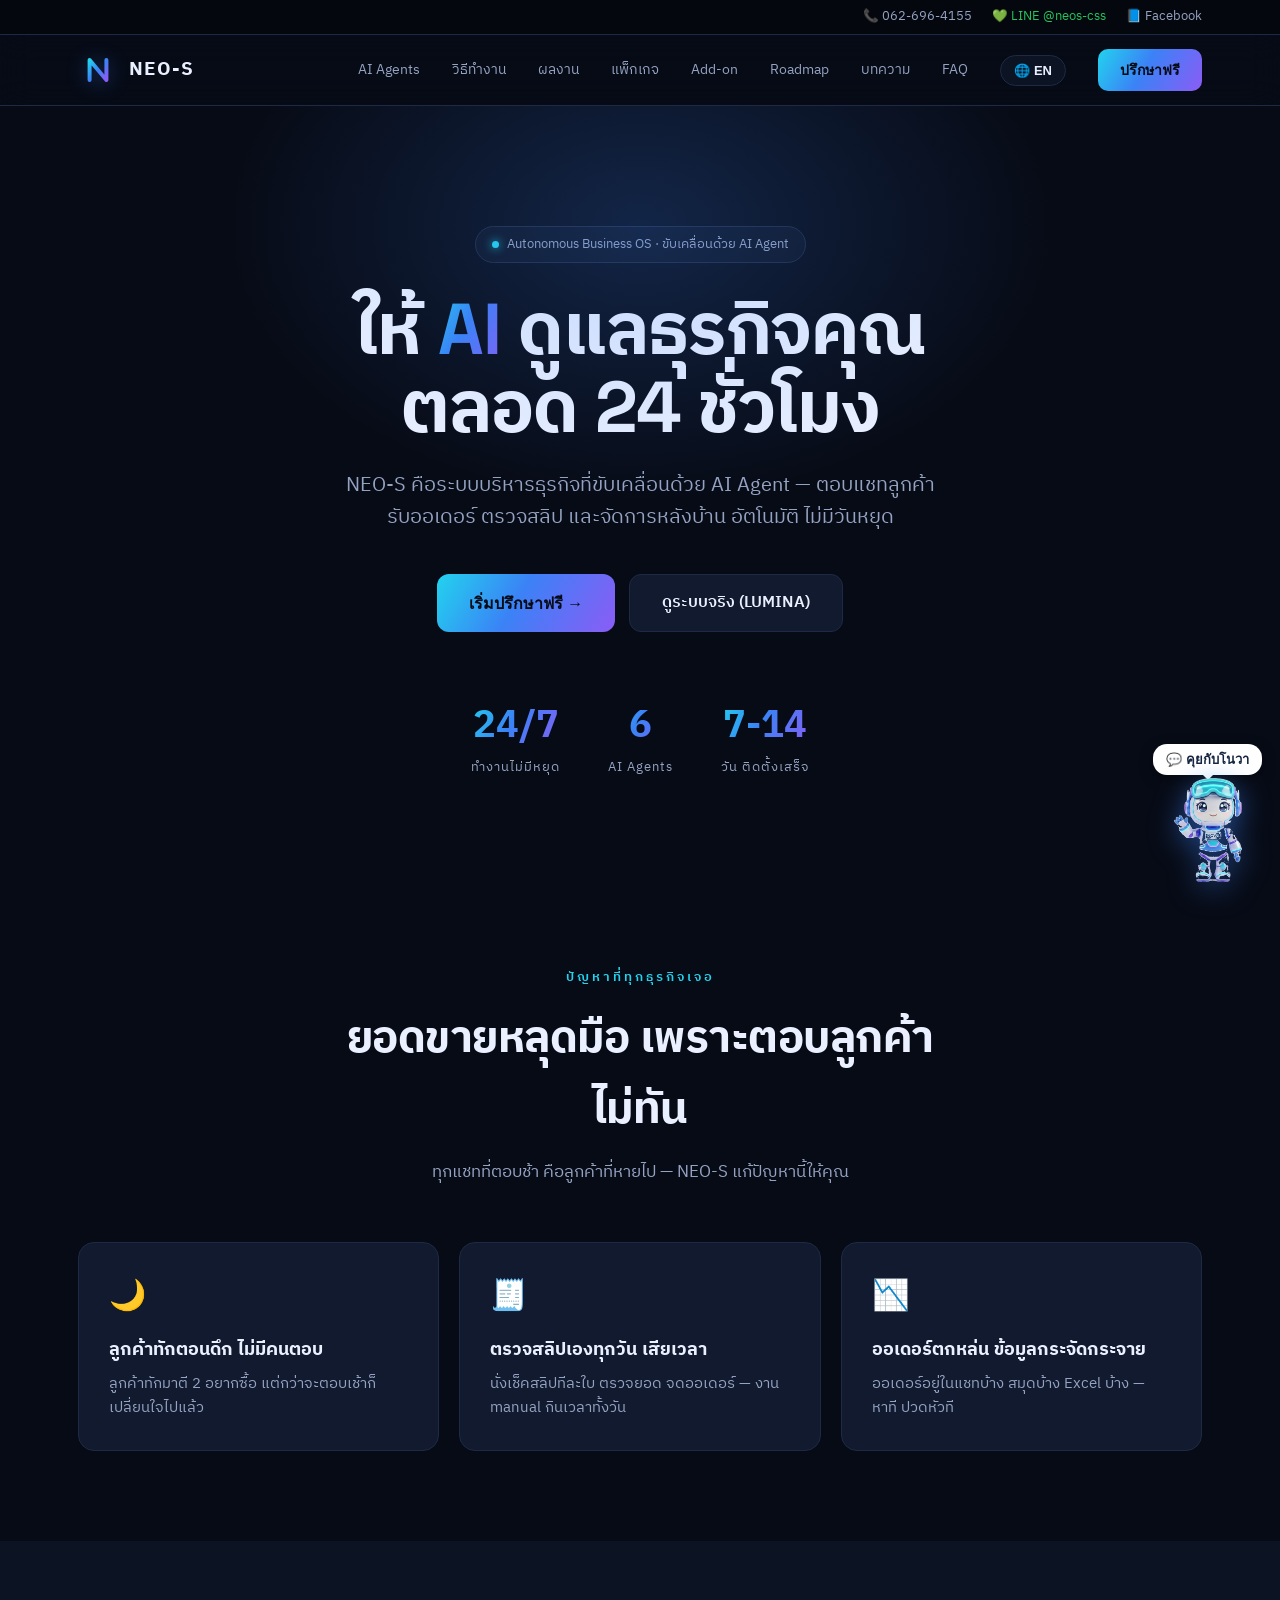
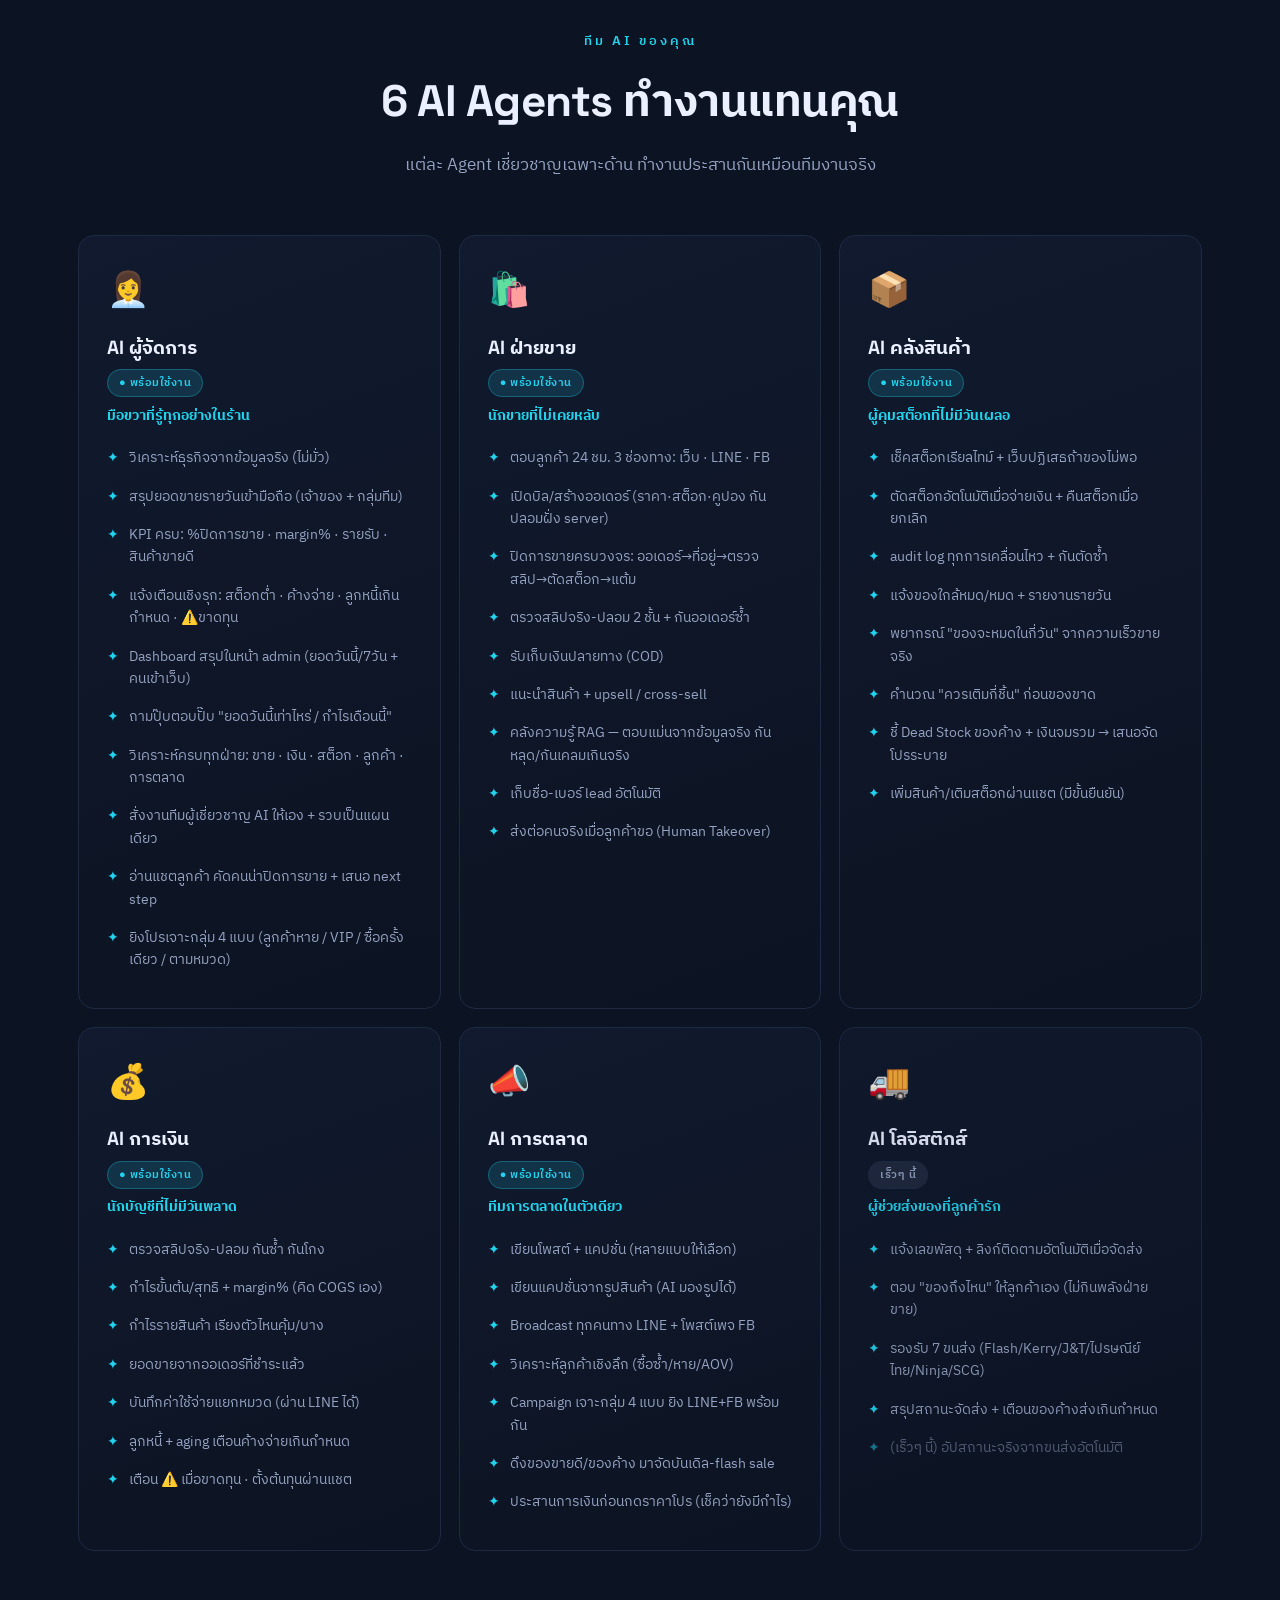
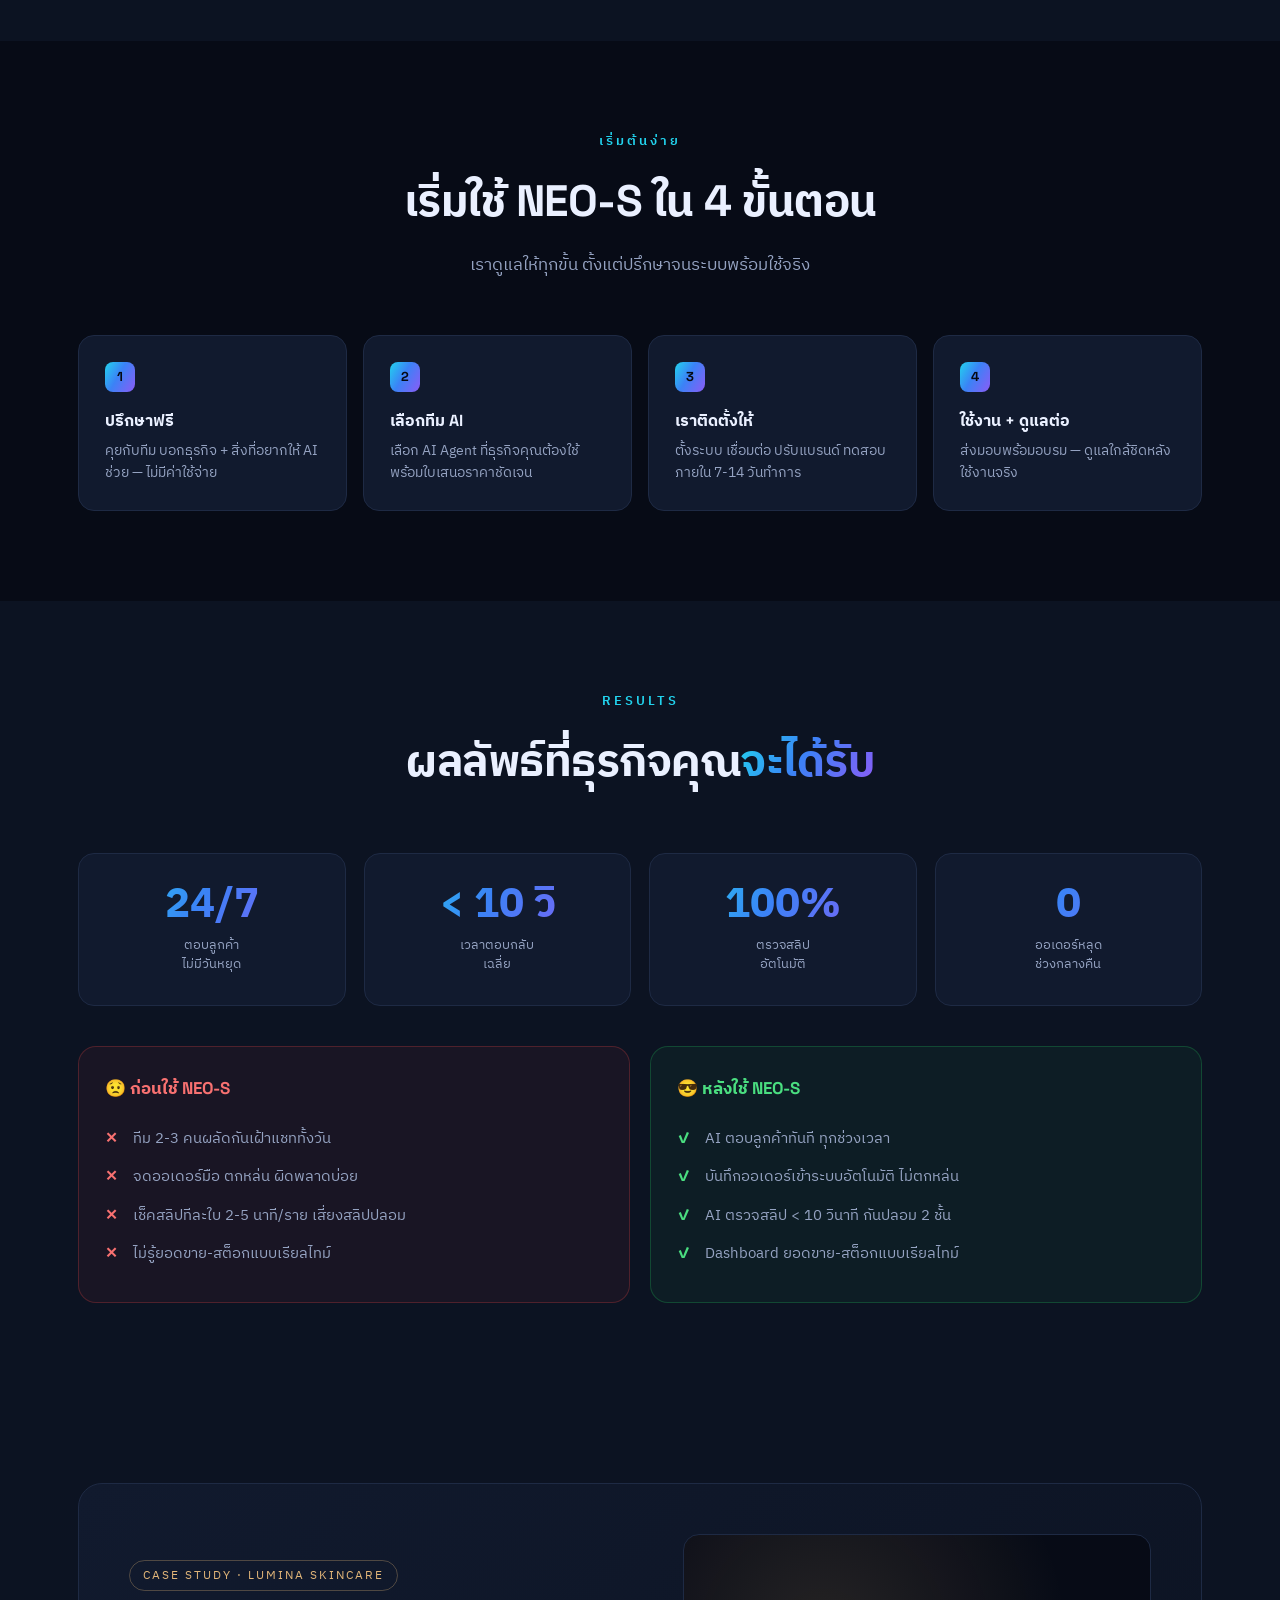
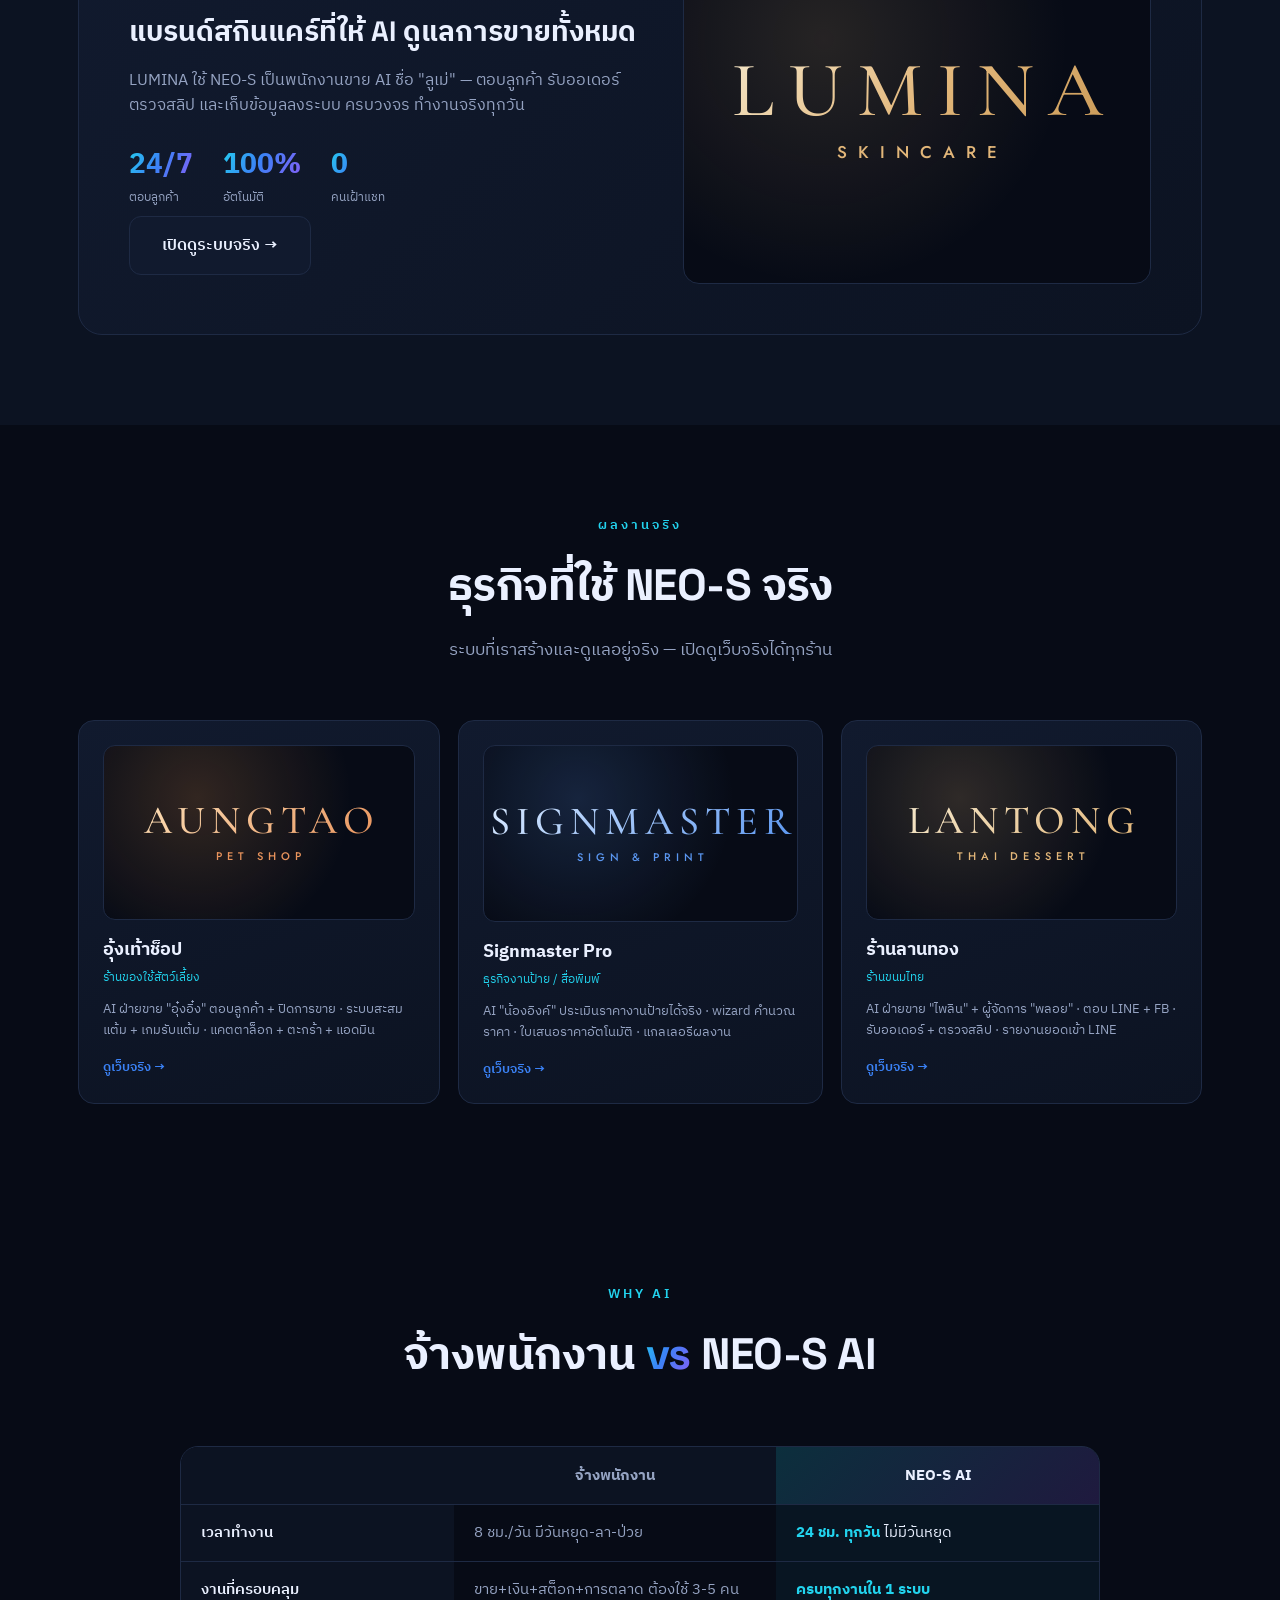
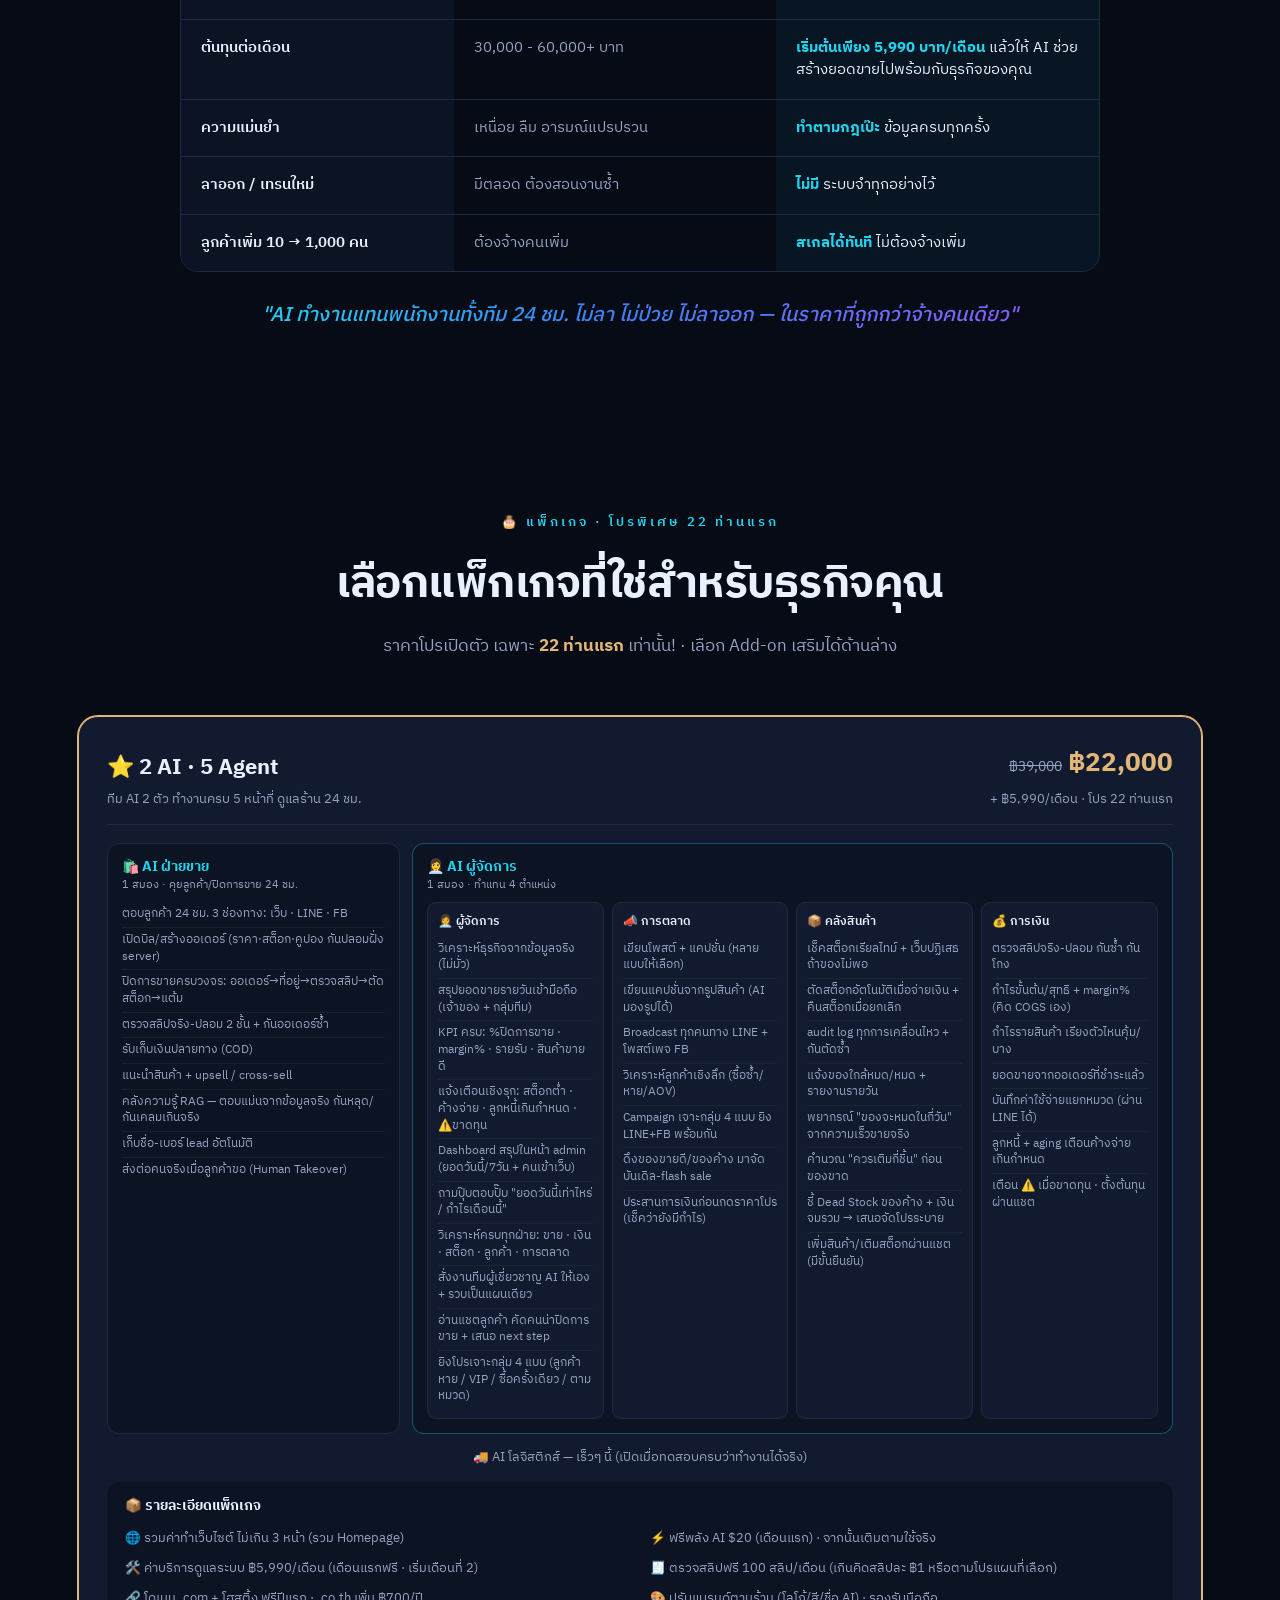
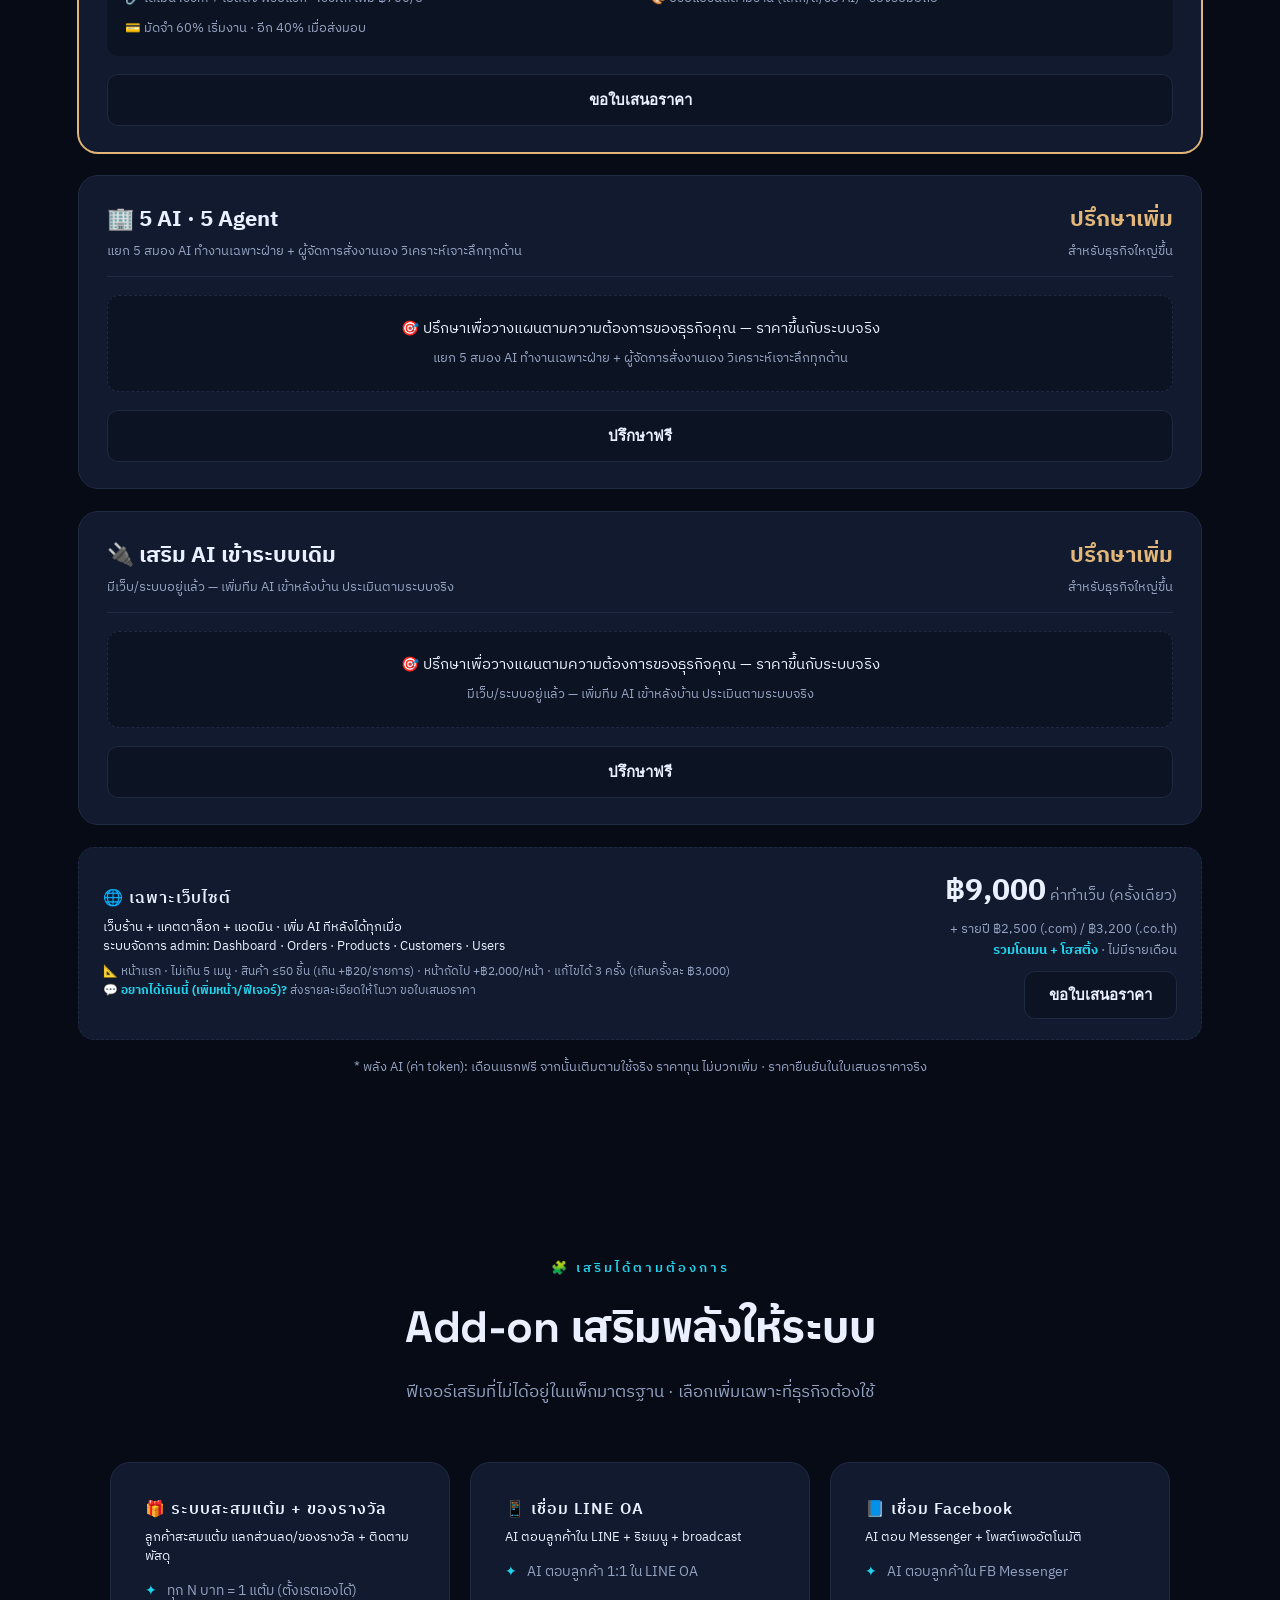
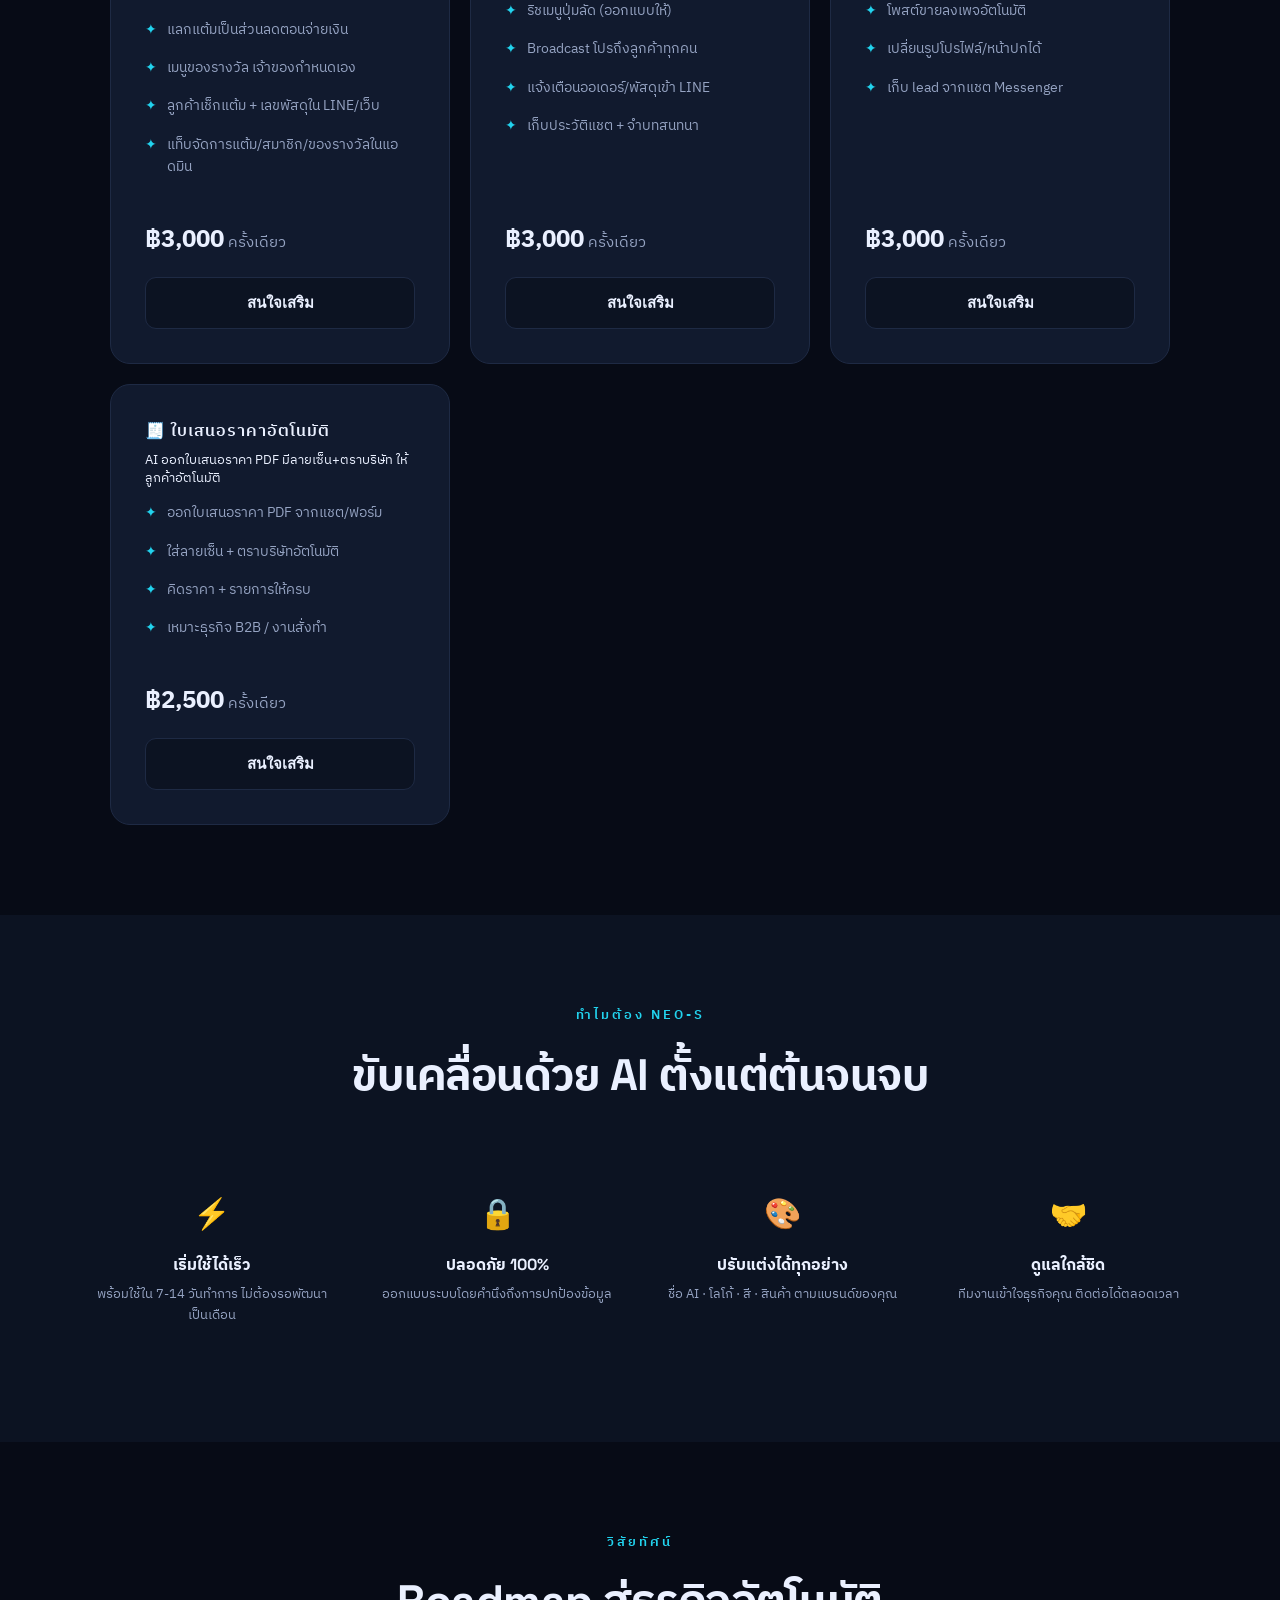
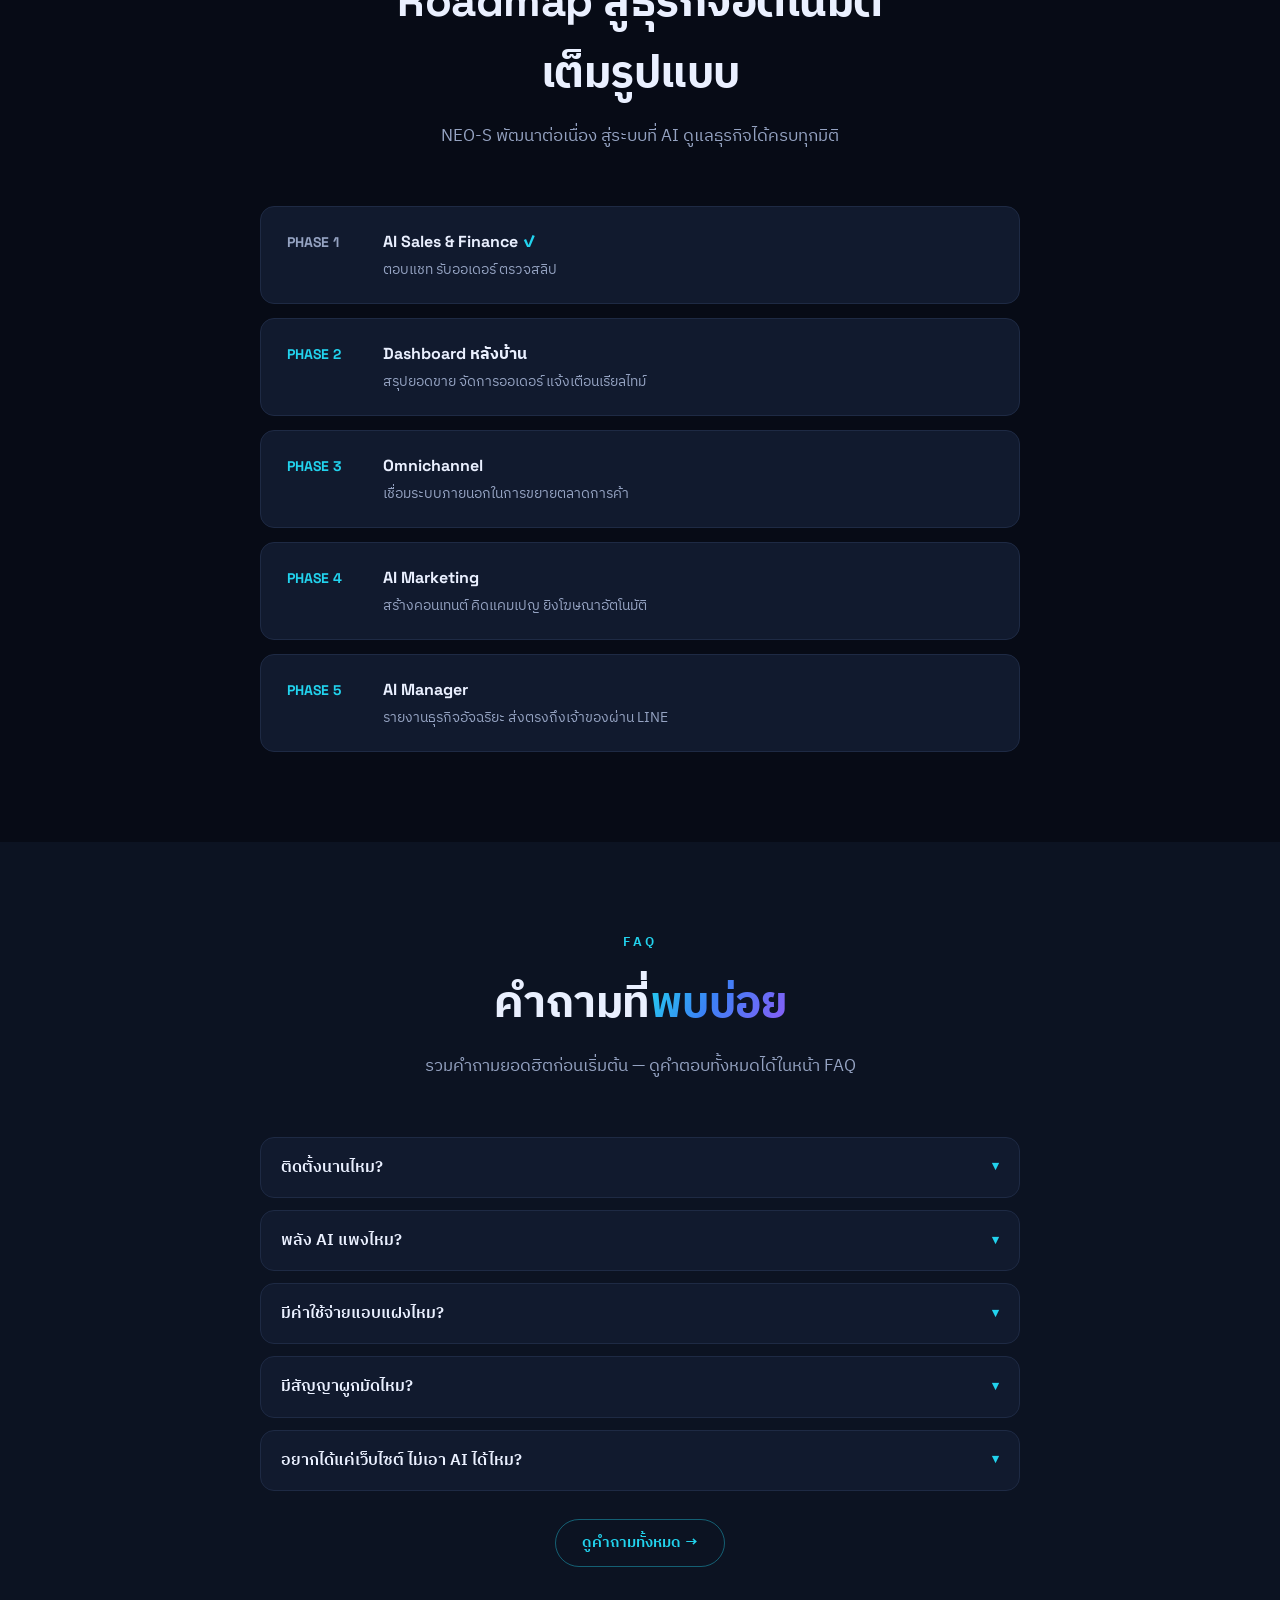
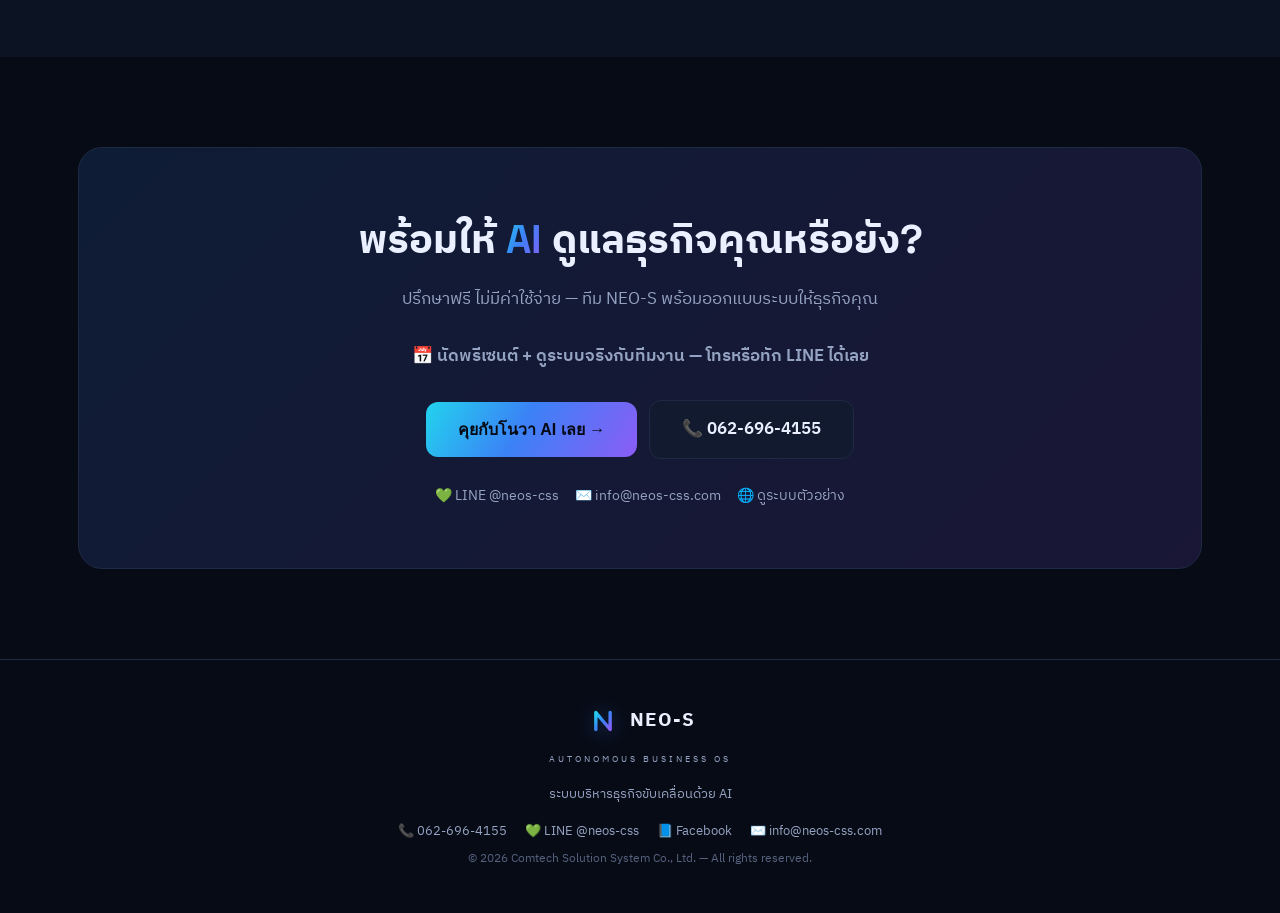
<file: index.html>
<!DOCTYPE html>
<html lang="th">
<head>
<meta charset="UTF-8">
<meta name="viewport" content="width=device-width, initial-scale=1.0">
<title>NEO-S — Autonomous Business OS | Comtech Solution System</title>
<link rel="icon" href="data:image/svg+xml,%3Csvg xmlns='http://www.w3.org/2000/svg' viewBox='0 0 200 200'%3E%3Cpolyline points='58,150 58,50 142,150 142,50' fill='none' stroke='%2322D3EE' stroke-width='24' stroke-linecap='round' stroke-linejoin='round'/%3E%3C/svg%3E">
<meta name="description" content="NEO-S โดย Comtech Solution System — ระบบบริหารธุรกิจที่ขับเคลื่อนด้วย AI Agent ตอบแชท รับออเดอร์ ตรวจสลิป อัตโนมัติ 24 ชม.">
<link rel="preconnect" href="https://fonts.googleapis.com">
<link rel="preconnect" href="https://fonts.gstatic.com" crossorigin>
<link href="https://fonts.googleapis.com/css2?family=Space+Grotesk:wght@400;500;600;700&family=IBM+Plex+Sans+Thai:wght@300;400;500;600;700&display=swap" rel="stylesheet">
<link href="https://fonts.googleapis.com/css2?family=Cormorant+Garamond:wght@400;500;600&family=Jost:wght@400;500&display=swap" rel="stylesheet">
<style>
  * { box-sizing: border-box; margin: 0; padding: 0; }

  :root {
    --bg:       #070B16;
    --bg-2:     #0C1322;
    --card:     #111A2E;
    --line:     #1E2A44;
    --txt:      #EAF0FF;
    --txt-dim:  #95A3C2;
    --blue:     #3B82F6;
    --cyan:     #22D3EE;
    --violet:   #8B5CF6;
    --gold:     #E2B679;
    --grad:     linear-gradient(120deg, #22D3EE 0%, #3B82F6 45%, #8B5CF6 100%);
  }

  html { scroll-behavior: smooth; }
  body {
    font-family: 'IBM Plex Sans Thai', 'Space Grotesk', sans-serif;
    background: var(--bg);
    color: var(--txt);
    line-height: 1.6;
    overflow-x: hidden;
    -webkit-font-smoothing: antialiased;
  }
  h1, h2, h3, .en { font-family: 'Space Grotesk', 'IBM Plex Sans Thai', sans-serif; }
  a { text-decoration: none; color: inherit; }
  .grad-txt { background: var(--grad); -webkit-background-clip: text; background-clip: text; -webkit-text-fill-color: transparent; }
  .wrap { max-width: 1180px; margin: 0 auto; padding: 0 28px; }

  /* ===== TOP UTILITY BAR ===== */
  .topbar { background: rgba(0,0,0,0.35); border-bottom: 1px solid var(--line); }
  .topbar-in { max-width: 1180px; margin: 0 auto; padding: 7px 28px; display: flex; gap: 20px; justify-content: flex-end; align-items: center; }
  .topbar a { font-size: 12.5px; color: var(--txt-dim); text-decoration: none; transition: color .15s; white-space: nowrap; }
  .topbar a:hover { color: #fff; }
  .topbar .tb-line { color: #22c55e; }
  @media(max-width:560px){ .topbar-in { justify-content: center; gap: 14px; padding: 6px 14px; flex-wrap: wrap; } .topbar a { font-size: 11.5px; } }
  /* ===== NAV ===== */
  nav {
    position: sticky; top: 0; z-index: 100;
    background: rgba(7,11,22,0.82); backdrop-filter: blur(16px);
    border-bottom: 1px solid var(--line);
  }
  .nav-in { max-width: 1180px; margin: 0 auto; padding: 0 28px; height: 70px; display: flex; align-items: center; justify-content: space-between; }
  .logo { display: flex; align-items: center; gap: 11px; }
  .logo-mark { width: 40px; height: 40px; display: flex; align-items: center; justify-content: center; }
  .logo-mark svg { filter: drop-shadow(0 2px 10px rgba(59,130,246,0.45)); }
  .logo-txt { font-weight: 700; font-size: 19px; letter-spacing: 1px; }
  .logo-sub { font-size: 9px; letter-spacing: 2px; color: var(--txt-dim); text-transform: uppercase; }
  .nav-links { display: flex; gap: 32px; align-items: center; }
  .nav-links a { font-size: 14px; color: var(--txt-dim); transition: color .2s; }
  .nav-links a:hover { color: var(--txt); }
  .nav-cta { background: var(--grad); color: #050A14; padding: 10px 22px; border-radius: 10px; font-weight: 600; font-size: 14px; border: none; cursor: pointer; transition: transform .2s, box-shadow .2s; }
  .nav-cta:hover { transform: translateY(-2px); box-shadow: 0 8px 24px rgba(59,130,246,0.45); }
  .lang-btn { background: var(--bg-2); color: var(--txt); border: 1px solid var(--line); border-radius: 999px; padding: 7px 13px; font-size: 13px; font-weight: 600; cursor: pointer; transition: border-color .2s, color .2s; white-space: nowrap; }
  .lang-btn:hover { border-color: var(--cyan); color: var(--cyan); }
  @media(max-width: 820px){ .nav-links a:not(.nav-cta){ display:none; } }
  /* ===== MOBILE TAB BAR ===== */
  .mtabs { display: none; }
  section[id], .hero { scroll-margin-top: 84px; }
  @media(max-width: 820px){
    .mtabs {
      display: flex; gap: 8px; position: sticky; top: 70px; z-index: 99;
      padding: 10px 16px; overflow-x: auto; -webkit-overflow-scrolling: touch;
      background: rgba(7,11,22,0.92); backdrop-filter: blur(16px);
      border-bottom: 1px solid var(--line); scrollbar-width: none;
    }
    .mtabs::-webkit-scrollbar { display: none; }
    .mtabs a {
      flex: 0 0 auto; font-size: 13px; color: var(--txt-dim); white-space: nowrap;
      padding: 7px 14px; border: 1px solid var(--line); border-radius: 999px;
      background: var(--bg-2); transition: color .2s, background .2s, border-color .2s;
    }
    .mtabs a.active { color: #050A14; background: var(--grad); border-color: transparent; font-weight: 600; }
    section[id], .hero { scroll-margin-top: 128px; }
  }

  /* ===== HERO ===== */
  .hero { position: relative; padding: 120px 0 100px; text-align: center; overflow: hidden; }
  .hero-glow { position: absolute; top: -180px; left: 50%; transform: translateX(-50%); width: 900px; height: 600px; background: radial-gradient(ellipse at center, rgba(59,130,246,0.22), transparent 65%); pointer-events: none; }
  .hero-badge { display: inline-flex; align-items: center; gap: 8px; padding: 7px 16px; border: 1px solid var(--line); border-radius: 999px; background: var(--bg-2); font-size: 13px; color: var(--txt-dim); margin-bottom: 28px; }
  .dot { width: 7px; height: 7px; border-radius: 50%; background: var(--cyan); box-shadow: 0 0 10px var(--cyan); }
  .hero h1 { font-size: clamp(40px, 6vw, 72px); font-weight: 700; line-height: 1.08; letter-spacing: -1px; margin-bottom: 24px; }
  .hero p { font-size: clamp(16px, 2vw, 20px); color: var(--txt-dim); max-width: 640px; margin: 0 auto 40px; }
  .hero-btns { display: flex; gap: 14px; justify-content: center; flex-wrap: wrap; }
  .btn-primary { background: var(--grad); color: #050A14; padding: 15px 32px; border-radius: 12px; font-weight: 700; font-size: 16px; border: none; cursor: pointer; transition: transform .2s, box-shadow .2s; }
  .btn-primary:hover { transform: translateY(-2px); box-shadow: 0 12px 32px rgba(59,130,246,0.4); }
  .btn-ghost { background: var(--card); color: var(--txt); padding: 15px 32px; border-radius: 12px; font-weight: 600; font-size: 16px; border: 1px solid var(--line); cursor: pointer; transition: border-color .2s, transform .2s; }
  .btn-ghost:hover { border-color: var(--blue); transform: translateY(-2px); }
  .hero-stats { display: flex; gap: 48px; justify-content: center; margin-top: 64px; flex-wrap: wrap; }
  .hs-num { font-size: 38px; font-weight: 700; } .hs-lbl { font-size: 13px; color: var(--txt-dim); letter-spacing: 1px; }

  /* ===== SECTION COMMON ===== */
  section { padding: 90px 0; }
  .sec-head { text-align: center; max-width: 660px; margin: 0 auto 56px; }
  .eyebrow { font-size: 13px; letter-spacing: 3px; text-transform: uppercase; color: var(--cyan); font-weight: 600; margin-bottom: 14px; }
  .sec-head h2 { font-size: clamp(30px, 4vw, 44px); font-weight: 700; letter-spacing: -0.5px; margin-bottom: 16px; }
  .sec-head p { color: var(--txt-dim); font-size: 17px; }

  /* ===== PAIN ===== */
  .pain-grid { display: grid; grid-template-columns: repeat(3,1fr); gap: 20px; }
  .pain-card { background: var(--card); border: 1px solid var(--line); border-radius: 16px; padding: 30px; }
  .pain-card .ic { font-size: 30px; margin-bottom: 14px; }
  .pain-card h3 { font-size: 18px; margin-bottom: 8px; }
  .pain-card p { color: var(--txt-dim); font-size: 15px; }
  @media(max-width: 820px){ .pain-grid { grid-template-columns: 1fr; } }

  /* ===== AGENTS ===== */
  .agent-grid { display: grid; grid-template-columns: repeat(3,1fr); gap: 18px; }
  .agent-card { position: relative; background: linear-gradient(160deg, var(--card), var(--bg-2)); border: 1px solid var(--line); border-radius: 16px; padding: 28px; transition: transform .25s, border-color .25s; overflow: hidden; }
  .agent-card:hover { transform: translateY(-5px); border-color: var(--blue); }
  .agent-card .ic { font-size: 34px; margin-bottom: 14px; }
  .agent-card h3 { font-size: 19px; margin-bottom: 6px; }
  .agent-card p { color: var(--txt-dim); font-size: 14px; margin-bottom: 16px; }
  .badge { font-size: 11px; font-weight: 600; padding: 4px 11px; border-radius: 999px; letter-spacing: 0.5px; }
  .badge.live { background: rgba(34,211,238,0.14); color: var(--cyan); border: 1px solid rgba(34,211,238,0.3); }
  .badge.soon { background: rgba(149,163,194,0.12); color: var(--txt-dim); border: 1px solid var(--line); }
  @media(max-width: 820px){ .agent-grid { grid-template-columns: 1fr; } }
  /* ===== PORTFOLIO / ผลงาน ===== */
  .work-grid { display: grid; grid-template-columns: repeat(3,1fr); gap: 18px; }
  .work-card { display: block; background: linear-gradient(160deg, var(--card), var(--bg-2)); border: 1px solid var(--line); border-radius: 16px; padding: 24px; text-decoration: none; color: inherit; transition: transform .25s, border-color .25s; }
  .work-card:hover { transform: translateY(-5px); border-color: var(--blue); }
  .work-visual { aspect-ratio: 16/9; border-radius: 12px; background: radial-gradient(circle at 30% 30%, var(--glow), transparent 62%), var(--bg); border: 1px solid var(--line); display: flex; flex-direction: column; align-items: center; justify-content: center; margin-bottom: 16px; }
  .wv-name { font-family: 'Cormorant Garamond', serif; font-size: clamp(26px, 4.5vw, 40px); font-weight: 500; letter-spacing: 6px; padding-left: 6px; line-height: 1; background: linear-gradient(135deg, var(--g1), var(--g2)); -webkit-background-clip: text; background-clip: text; -webkit-text-fill-color: transparent; }
  .wv-sub { font-family: 'Jost', sans-serif; font-size: 11px; font-weight: 500; letter-spacing: 5px; padding-left: 5px; text-transform: uppercase; margin-top: 8px; }
  .cta-book { color: var(--gold); font-weight: 600; font-size: 15px; margin: 8px 0 20px; }
  .cta-btns { display: flex; gap: 12px; justify-content: center; flex-wrap: wrap; align-items: center; margin-bottom: 8px; }
  .cta-phone { text-decoration: none; display: inline-flex; align-items: center; gap: 6px; font-size: 17px; }
  .work-name { font-size: 18px; font-weight: 700; margin-bottom: 3px; }
  .work-cat { font-size: 12px; color: var(--cyan); margin-bottom: 12px; }
  .work-desc { font-size: 13px; color: var(--txt-dim); line-height: 1.6; margin-bottom: 16px; }
  .work-link { font-size: 13px; font-weight: 600; color: var(--blue); }
  @media(max-width: 820px){ .work-grid { grid-template-columns: 1fr; } }

  /* ===== HOW ===== */
  .how-row { display: flex; gap: 16px; justify-content: space-between; flex-wrap: wrap; }
  .how-step { flex: 1; min-width: 180px; background: var(--card); border: 1px solid var(--line); border-radius: 16px; padding: 26px; position: relative; }
  .how-num { font-family: 'Space Grotesk'; font-size: 13px; font-weight: 700; color: #050A14; background: var(--grad); width: 30px; height: 30px; border-radius: 8px; display: flex; align-items: center; justify-content: center; margin-bottom: 16px; }
  .how-step h3 { font-size: 16px; margin-bottom: 6px; } .how-step p { font-size: 14px; color: var(--txt-dim); }

  /* ===== CASE ===== */
  .case { background: linear-gradient(135deg, var(--card), var(--bg-2)); border: 1px solid var(--line); border-radius: 24px; padding: 50px; display: grid; grid-template-columns: 1.1fr 1fr; gap: 40px; align-items: center; }
  .case-tag { display: inline-block; font-size: 12px; letter-spacing: 2px; color: var(--gold); border: 1px solid rgba(226,182,121,0.3); padding: 5px 13px; border-radius: 999px; margin-bottom: 18px; }
  .case h3 { font-size: 28px; margin-bottom: 14px; } .case p { color: var(--txt-dim); margin-bottom: 24px; }
  .case-metrics { display: flex; gap: 30px; } .cm-num { font-size: 28px; font-weight: 700; } .cm-lbl { font-size: 12px; color: var(--txt-dim); }
  .case-visual { aspect-ratio: 4/3; border-radius: 16px; background: radial-gradient(circle at 30% 30%, rgba(226,182,121,0.14), transparent 60%), var(--bg); border: 1px solid var(--line); display: flex; align-items: center; justify-content: center; }
  .case-lumina { text-align: center; }
  .case-lumina .ln { font-family: 'Cormorant Garamond', serif; font-size: clamp(44px, 7vw, 78px); font-weight: 500; letter-spacing: 14px; line-height: 1; padding-left: 14px; background: linear-gradient(135deg, #F5E8CC, #E2B679 55%, #C99A57); -webkit-background-clip: text; background-clip: text; -webkit-text-fill-color: transparent; }
  .case-lumina .sk { font-family: 'Jost', sans-serif; font-size: clamp(12px, 1.5vw, 17px); font-weight: 500; letter-spacing: 11px; padding-left: 11px; color: var(--gold); text-transform: uppercase; margin-top: 10px; }
  .price-card.soon-card { position: relative; opacity: .68; }
  .price-card.soon-card .price-btn { background: var(--bg-2); color: var(--txt-dim); cursor: default; }
  .price-card.soon-card .price-btn:hover { transform: none; }
  .soon-tag { position: absolute; top: -12px; left: 50%; transform: translateX(-50%); background: var(--card); border: 1px solid var(--gold); color: var(--gold); font-size: 12px; font-weight: 600; padding: 4px 16px; border-radius: 999px; white-space: nowrap; }
  @media(max-width: 820px){
    .case { grid-template-columns: 1fr; padding: 32px; }
    .case-visual { aspect-ratio: 16/10; }
    .case-lumina .ln { font-size: clamp(34px, 11vw, 56px); letter-spacing: 8px; padding-left: 8px; }
    .case-lumina .sk { letter-spacing: 7px; padding-left: 7px; }
  }

  /* ===== PRICING ===== */
  .price-grid { display: grid; grid-template-columns: repeat(3,1fr); gap: 20px; align-items: stretch; }
  .price-card { background: var(--card); border: 1px solid var(--line); border-radius: 20px; padding: 34px; display: flex; flex-direction: column; }
  .price-card.featured { border-color: var(--blue); box-shadow: 0 0 0 1px var(--blue), 0 20px 50px rgba(59,130,246,0.18); position: relative; }
  .price-card.featured::before { content: 'แนะนำ'; position: absolute; top: -12px; left: 50%; transform: translateX(-50%); background: var(--grad); color: #050A14; font-size: 12px; font-weight: 700; padding: 4px 16px; border-radius: 999px; }
  .price-name { font-size: 16px; font-weight: 600; letter-spacing: 1px; margin-bottom: 6px; }
  .price-num { font-size: 38px; font-weight: 700; margin-bottom: 2px; } .price-num small { font-size: 15px; color: var(--txt-dim); font-weight: 400; }
  .price-sub { font-size: 13px; color: var(--txt-dim); margin-bottom: 22px; }
  .price-feat { list-style: none; margin-bottom: 26px; flex: 1; } .price-feat > li { font-size: 14px; padding: 8px 0; color: var(--txt-dim); display: flex; gap: 10px; }
  .price-feat > li::before { content: '✦'; color: var(--cyan); flex-shrink: 0; }
  .feat-body { display: flex; flex-direction: column; gap: 3px; }
  .feat-head { color: var(--txt); font-weight: 600; }
  .feat-sub { list-style: none; margin: 4px 0 0; padding: 0; }
  .feat-sub li { font-size: 12.5px; padding: 2px 0; color: var(--txt-dim); display: flex; gap: 7px; line-height: 1.4; }
  .feat-sub li::before { content: '•'; color: var(--cyan); opacity: .6; flex-shrink: 0; }
  .price-btn { width: 100%; padding: 13px; border-radius: 11px; font-weight: 600; font-size: 15px; cursor: pointer; border: 1px solid var(--line); background: var(--bg-2); color: var(--txt); transition: all .2s; }
  .price-card.featured .price-btn { background: var(--grad); color: #050A14; border: none; }
  .price-btn:hover { transform: translateY(-2px); }
  #pkgGrid { grid-template-columns: repeat(2, minmax(0,400px)); justify-content: center; }
  #addonGrid { grid-template-columns: repeat(3, minmax(0,340px)); justify-content: center; }
  @media(max-width: 820px){ .price-grid, #pkgGrid, #addonGrid { grid-template-columns: 1fr; } }
  /* ===== PACKAGE TABLE (2 AI 5 ตำแหน่ง / 5 AI) ===== */
  .pkg-table { background: var(--card); border: 1px solid var(--line); border-radius: 20px; padding: 26px 28px; margin-bottom: 22px; }
  .pkg-table.featured { border-color: var(--gold); box-shadow: 0 0 0 1px var(--gold); }
  .pkg-table-head { display: flex; justify-content: space-between; align-items: flex-end; flex-wrap: wrap; gap: 10px; margin-bottom: 18px; padding-bottom: 14px; border-bottom: 1px solid var(--line); }
  .pt-name { font-size: 22px; font-weight: 800; }
  .pt-sub { font-size: 13px; color: var(--txt-dim); margin-top: 4px; font-weight: 400; }
  .pt-price { font-size: 15px; text-align: right; }
  .pt-price .pt-was { text-decoration: line-through; color: var(--txt-dim); font-size: 14px; margin-right: 6px; }
  .pt-price b { color: var(--gold); font-size: 26px; }
  .pcols { display: grid; grid-template-columns: repeat(5,1fr); gap: 12px; }
  .pcol { background: var(--bg-2); border: 1px solid var(--line); border-radius: 12px; padding: 12px; }
  .pcol-h { font-weight: 700; font-size: 13px; margin-bottom: 8px; color: var(--cyan); }
  .pcol ul { list-style: none; padding: 0; margin: 0; }
  .pcol li { font-size: 11.5px; color: var(--txt-dim); padding: 5px 0; line-height: 1.45; border-top: 1px solid rgba(255,255,255,.05); }
  .pcol li:first-child { border-top: 0; }
  .pcol li.soon { opacity: .5; }
  /* 2 AI groups: Sales (1 brain) + Manager (1 brain, 4 roles) */
  .ai-groups { display: grid; grid-template-columns: 1fr 2.6fr; gap: 12px; }
  .ai-grp { background: var(--bg-2); border: 1px solid var(--line); border-radius: 12px; padding: 14px; }
  .ai-grp-wide { border-color: rgba(34,211,238,.35); }
  .ai-grp-h { font-weight: 700; font-size: 14px; color: var(--cyan); margin-bottom: 10px; line-height: 1.3; }
  .ai-grp-h small { display: block; font-weight: 400; font-size: 11px; color: var(--txt-dim); margin-top: 2px; }
  .ai-subs { display: grid; grid-template-columns: repeat(4, 1fr); gap: 8px; }
  .ai-sub { background: var(--card); border: 1px solid var(--line); border-radius: 9px; padding: 9px 10px; }
  .ai-sub-h { font-weight: 600; font-size: 12px; color: var(--txt); margin-bottom: 5px; }
  .pcol-ul { list-style: none; padding: 0; margin: 0; }
  .pcol-ul li { font-size: 11.5px; color: var(--txt-dim); padding: 4px 0; line-height: 1.45; border-top: 1px solid rgba(255,255,255,.05); }
  .pcol-ul li:first-child { border-top: 0; }
  .pkg-consult { background: var(--bg-2); border: 1px dashed var(--line); border-radius: 12px; padding: 22px 20px; text-align: center; font-size: 14.5px; color: var(--txt); line-height: 1.6; margin: 8px 0 18px; }
  .pkg-consult .pc-sub { font-size: 12.5px; color: var(--txt-dim); margin-top: 8px; }
  @media(max-width: 820px){ .ai-groups { grid-template-columns: 1fr; } .ai-subs { grid-template-columns: 1fr 1fr; } }
  @media(max-width: 520px){ .ai-subs { grid-template-columns: 1fr; } }
  .pkg-soon-note { margin: 14px 0; font-size: 12.5px; color: var(--txt-dim); text-align: center; }
  .pkg-included { background: var(--bg-2); border-radius: 12px; padding: 14px 18px; margin: 14px 0 18px; }
  .pkg-included .pi-title { font-weight: 700; font-size: 13.5px; margin-bottom: 8px; }
  .pkg-included ul { list-style: none; padding: 0; margin: 0; display: grid; grid-template-columns: 1fr 1fr; gap: 4px 20px; }
  .pkg-included li { font-size: 12.5px; color: var(--txt-dim); padding: 3px 0; }
  @media(max-width: 820px){ .pcols { grid-template-columns: 1fr 1fr; } .pkg-included ul { grid-template-columns: 1fr; } .pkg-table-head { align-items: flex-start; } .pt-price { text-align: left; } }
  @media(max-width: 520px){ .pcols { grid-template-columns: 1fr; } }

  /* ===== WHY ===== */
  .why-grid { display: grid; grid-template-columns: repeat(4,1fr); gap: 18px; }
  .why-card { text-align: center; padding: 26px 18px; } .why-card .ic { font-size: 30px; margin-bottom: 12px; }
  .why-card h3 { font-size: 16px; margin-bottom: 6px; } .why-card p { font-size: 13px; color: var(--txt-dim); }
  @media(max-width: 820px){ .why-grid { grid-template-columns: 1fr 1fr; } }

  /* ===== ROADMAP ===== */
  .road { display: flex; flex-direction: column; gap: 14px; max-width: 760px; margin: 0 auto; }
  .road-item { display: flex; gap: 20px; align-items: flex-start; background: var(--card); border: 1px solid var(--line); border-radius: 14px; padding: 22px 26px; }
  .road-phase { font-family: 'Space Grotesk'; font-weight: 700; font-size: 14px; color: var(--cyan); white-space: nowrap; padding-top: 2px; min-width: 76px; }
  .road-item h3 { font-size: 16px; margin-bottom: 4px; } .road-item p { font-size: 14px; color: var(--txt-dim); }
  .road-item.done .road-phase { color: var(--txt-dim); } .road-item.done h3::after { content: ' ✓'; color: var(--cyan); }

  /* ===== CTA ===== */
  .cta-box { background: linear-gradient(135deg, rgba(59,130,246,0.14), rgba(139,92,246,0.14)); border: 1px solid var(--line); border-radius: 24px; padding: 60px 40px; text-align: center; }
  .cta-box h2 { font-size: clamp(28px, 4vw, 40px); margin-bottom: 14px; }
  .cta-box p { color: var(--txt-dim); margin-bottom: 30px; font-size: 17px; }
  .cta-contacts { display: flex; gap: 16px; justify-content: center; flex-wrap: wrap; margin-top: 26px; }
  .cta-contacts a { font-size: 14px; color: var(--txt-dim); display: flex; align-items: center; gap: 7px; } .cta-contacts a:hover { color: var(--txt); }

  /* ===== FOOTER ===== */
  /* RESULTS */
  .res-kpis { display: grid; grid-template-columns: repeat(4,1fr); gap: 18px; margin-bottom: 40px; }
  .res-kpi { background: var(--card); border: 1px solid var(--line); border-radius: 16px; padding: 30px 18px; text-align: center; }
  .res-kpi .k-num { font-size: clamp(28px,4vw,42px); font-weight: 700; line-height: 1; margin-bottom: 10px; }
  .res-kpi .k-lbl { font-size: 13px; color: var(--txt-dim); line-height: 1.5; }
  .res-ba { display: grid; grid-template-columns: 1fr 1fr; gap: 20px; }
  .res-col { border: 1px solid var(--line); border-radius: 18px; padding: 28px 26px; }
  .res-col.before { background: rgba(239,68,68,0.06); border-color: rgba(239,68,68,0.25); }
  .res-col.after { background: rgba(34,197,94,0.06); border-color: rgba(34,197,94,0.25); }
  .res-col h3 { font-size: 17px; margin-bottom: 18px; }
  .res-col.before h3 { color: #f87171; }
  .res-col.after h3 { color: #4ade80; }
  .res-col ul { list-style: none; }
  .res-col li { font-size: 14.5px; color: var(--txt-dim); padding: 8px 0 8px 28px; position: relative; line-height: 1.55; }
  .res-col.before li::before { content: '✕'; position: absolute; left: 0; color: #f87171; font-weight: 700; }
  .res-col.after li::before { content: '✓'; position: absolute; left: 0; color: #4ade80; font-weight: 700; }
  @media(max-width:820px){ .res-kpis { grid-template-columns: repeat(2,1fr); } .res-ba { grid-template-columns: 1fr; } }

  /* COMPARE TABLE */
  .cmp { max-width: 920px; margin: 0 auto; border: 1px solid var(--line); border-radius: 18px; overflow: hidden; }
  .cmp-row { display: grid; grid-template-columns: 1.1fr 1.3fr 1.3fr; }
  .cmp-row + .cmp-row { border-top: 1px solid var(--line); }
  .cmp-row > div { padding: 17px 20px; font-size: 14.5px; line-height: 1.55; }
  .cmp-row.head > div { font-weight: 700; font-size: 15px; text-align: center; }
  .cmp-h-emp { background: var(--bg-2); color: var(--txt-dim); }
  .cmp-h-ai { background: linear-gradient(135deg, rgba(34,211,238,0.18), rgba(139,92,246,0.18)); color: var(--txt); }
  .cmp-feat { font-weight: 600; color: var(--txt); background: var(--bg-2); }
  .cmp-emp { color: var(--txt-dim); }
  .cmp-ai { color: var(--txt); background: rgba(34,211,238,0.05); }
  .cmp-ai b { color: var(--cyan); }
  .cmp-quote { text-align: center; margin-top: 28px; font-size: clamp(15px,2.2vw,20px); font-style: italic; font-weight: 500; max-width: 800px; margin-left: auto; margin-right: auto; }
  @media(max-width:760px){
    .cmp-row { grid-template-columns: 1fr 1fr; }
    .cmp-feat { grid-column: 1 / -1; text-align: center; }
    .cmp-row.head .cmp-feat { display: none; }
  }

  /* mini FAQ */
  .mini-faq { max-width: 760px; margin: 0 auto; }
  .faq-item { border: 1px solid var(--line); border-radius: 14px; margin-bottom: 12px; background: var(--card); overflow: hidden; transition: border-color .2s; }
  .faq-item:hover { border-color: #2c3d5e; }
  .faq-item.open { border-color: rgba(34,211,238,0.4); }
  .faq-q { width: 100%; text-align: left; background: none; border: none; cursor: pointer; color: var(--txt); font-family: inherit; font-size: 15.5px; font-weight: 600; padding: 18px 20px; display: flex; align-items: center; justify-content: space-between; gap: 14px; line-height: 1.5; }
  .faq-ar { flex-shrink: 0; color: var(--cyan); font-size: 13px; transition: transform .3s; }
  .faq-item.open .faq-ar { transform: rotate(180deg); }
  .faq-a { max-height: 0; overflow: hidden; transition: max-height .35s ease; }
  .faq-item.open .faq-a { max-height: 400px; }
  .faq-a-in { padding: 0 20px 20px; color: var(--txt-dim); font-size: 14.5px; line-height: 1.75; }
  .faq-a-in b { color: var(--txt); font-weight: 600; }
  .faq-more { text-align: center; margin-top: 28px; }
  .faq-more a { color: var(--cyan); font-weight: 600; font-size: 15px; border: 1px solid rgba(34,211,238,0.4); padding: 11px 26px; border-radius: 999px; display: inline-block; transition: background .2s; }
  .faq-more a:hover { background: rgba(34,211,238,0.1); }
  footer { border-top: 1px solid var(--line); padding: 44px 0; text-align: center; }
  footer .foot-brand { display: inline-flex; align-items: center; gap: 10px; }
  footer .foot-brand svg { filter: drop-shadow(0 2px 10px rgba(59,130,246,0.4)); }
  footer .foot-sub { font-size: 9px; letter-spacing: 3px; color: var(--txt-dim); text-transform: uppercase; margin: 7px 0 16px; }
  footer p { font-size: 13px; color: var(--txt-dim); } footer .copy { margin-top: 8px; font-size: 12px; color: #56627E; }
  footer .foot-contact { display: flex; flex-wrap: wrap; gap: 8px 18px; justify-content: center; margin: 16px 0 4px; }
  footer .foot-contact a { font-size: 13px; color: var(--txt-dim); text-decoration: none; transition: color .15s; }
  footer .foot-contact a:hover { color: #fff; }
  .nav-contact { font-weight: 600; white-space: nowrap; }
  .nav-line { color: #22c55e !important; }

  /* ===== CHAT WIDGET ===== */
  .chat-fab { position: fixed; bottom: 18px; right: 18px; z-index: 200; background: none; border: none; padding: 0; cursor: pointer; display: flex; flex-direction: column; align-items: center; gap: 3px; transition: transform .2s; }
  .chat-fab:hover { transform: scale(1.06); }
  .chat-fab:hover .nova-wrap { animation-play-state: paused; }
  .nova-bubble { background:#fff; color:#15233f; font-weight:600; font-size:13px; padding:5px 13px; border-radius:14px; box-shadow:0 4px 14px rgba(0,0,0,.4); white-space:nowrap; position:relative; animation:novaBob 2.4s ease-in-out infinite; }
  .nova-bubble::after { content:""; position:absolute; bottom:-5px; left:50%; transform:translateX(-50%); border-left:6px solid transparent; border-right:6px solid transparent; border-top:6px solid #fff; }
  .nova-wrap { position:relative; display:block; animation:novaFloat 3.4s ease-in-out infinite; filter:drop-shadow(0 6px 14px rgba(59,130,246,.55)); }
  .nova-img { width:68px; height:auto; display:block; }
  .nova-closed { position:absolute; top:0; left:0; opacity:0; animation:novaBlink 5s infinite; }
  @keyframes novaFloat { 0%,100%{transform:translateY(0)} 50%{transform:translateY(-7px)} }
  @keyframes novaBob { 0%,100%{transform:translateY(0)} 50%{transform:translateY(-3px)} }
  @keyframes novaBlink { 0%,93%,100%{opacity:0} 95%,97%{opacity:1} }
  @media(max-width:600px){ .nova-img{width:56px} .nova-bubble{font-size:11px;padding:4px 9px} }
  .chat-win { position: fixed; bottom: 100px; right: 26px; z-index: 200; width: 380px; max-width: calc(100vw - 40px); height: 560px; max-height: calc(100vh - 140px); background: var(--bg-2); border: 1px solid var(--line); border-radius: 20px; display: none; flex-direction: column; overflow: hidden; box-shadow: 0 24px 70px rgba(0,0,0,0.5); }
  .chat-win.open { display: flex; }
  .chat-hd { background: linear-gradient(120deg, rgba(59,130,246,0.16), rgba(139,92,246,0.16)); padding: 18px 20px; display: flex; align-items: center; gap: 12px; border-bottom: 1px solid var(--line); }
  .chat-av { width: 40px; height: 40px; border-radius: 11px; background: var(--grad); display: flex; align-items: center; justify-content: center; font-size: 20px; }
  .chat-hd-name { font-weight: 600; font-size: 15px; } .chat-hd-status { font-size: 12px; color: var(--cyan); }
  .chat-x { margin-left: auto; background: none; border: none; color: var(--txt-dim); font-size: 20px; cursor: pointer; }
  .chat-body { flex: 1; overflow-y: auto; padding: 18px; display: flex; flex-direction: column; gap: 12px; }
  .msg { display: flex; gap: 9px; max-width: 88%; }
  .msg.user { align-self: flex-end; flex-direction: row-reverse; }
  .msg .av { width: 28px; height: 28px; border-radius: 8px; background: var(--card); display: flex; align-items: center; justify-content: center; font-size: 14px; flex-shrink: 0; }
  .msg .bubble { background: var(--card); padding: 11px 14px; border-radius: 13px; font-size: 14px; line-height: 1.5; }
  .msg.user .bubble { background: var(--blue); color: #fff; }
  .chat-quick { padding: 0 18px 12px; display: flex; flex-wrap: wrap; gap: 8px; }
  .quick-b { font-size: 12.5px; padding: 7px 12px; border-radius: 999px; background: var(--card); border: 1px solid var(--line); color: var(--txt-dim); cursor: pointer; transition: all .2s; }
  .quick-b:hover { border-color: var(--blue); color: var(--txt); }
  .chat-in { display: flex; gap: 8px; padding: 14px 16px; border-top: 1px solid var(--line); }
  .chat-in input { flex: 1; background: var(--card); border: 1px solid var(--line); border-radius: 11px; padding: 11px 14px; color: var(--txt); font-family: inherit; font-size: 14px; outline: none; }
  .chat-in input:focus { border-color: var(--blue); }
  .chat-in button { background: var(--grad); border: none; border-radius: 11px; width: 44px; cursor: pointer; font-size: 17px; color: #050A14; }
  .typing span { display: inline-block; width: 6px; height: 6px; border-radius: 50%; background: var(--txt-dim); margin: 0 2px; animation: blink 1.2s infinite; }
  .typing span:nth-child(2){ animation-delay: .2s; } .typing span:nth-child(3){ animation-delay: .4s; }
  @keyframes blink { 0%,60%,100%{ opacity:.3; } 30%{ opacity:1; } }

  /* ===== LEAD FORM (ในแชท) ===== */
  .lead-card { background: var(--card); border: 1px solid var(--blue); border-radius: 14px; padding: 16px; display: flex; flex-direction: column; gap: 9px; box-shadow: 0 8px 26px rgba(59,130,246,0.18); }
  .lead-card h4 { font-size: 14.5px; font-weight: 600; }
  .lead-note { font-size: 11.5px; color: var(--txt-dim); margin-top: -3px; margin-bottom: 3px; }
  .lead-card input, .lead-card select, .lead-card textarea { background: var(--bg-2); border: 1px solid var(--line); border-radius: 9px; padding: 10px 12px; color: var(--txt); font-family: inherit; font-size: 13.5px; outline: none; width: 100%; resize: none; }
  .lead-card input:focus, .lead-card select:focus, .lead-card textarea:focus { border-color: var(--blue); }
  .lead-card select { cursor: pointer; }
  .lead-card button { background: var(--grad); color: #050A14; border: none; border-radius: 9px; padding: 11px; font-weight: 700; font-size: 14px; cursor: pointer; transition: transform .15s; }
  .lead-card button:hover:not(:disabled) { transform: translateY(-1px); }
  .lead-card button:disabled { opacity: .6; cursor: default; }

  /* ===== PRICE CALCULATOR ===== */
  .calc { display: grid; grid-template-columns: 1.45fr 1fr; gap: 24px; align-items: start; }
  .calc-form { display: flex; flex-direction: column; gap: 26px; }
  .calc-label { font-size: 14px; font-weight: 600; margin-bottom: 12px; }
  .calc-label span { color: var(--cyan); margin-right: 6px; }
  .calc-opts { display: flex; flex-wrap: wrap; gap: 10px; }
  .calc-opt { position: relative; border: 1px solid var(--line); background: var(--card); border-radius: 12px; padding: 13px 16px; cursor: pointer; transition: border-color .2s, background .2s; display: flex; flex-direction: column; gap: 3px; min-width: 130px; }
  .calc-opt:hover { border-color: var(--blue); }
  .calc-opt.on { border-color: var(--blue); background: rgba(59,130,246,0.12); box-shadow: inset 0 0 0 1px var(--blue); }
  .calc-opt .co-name { font-weight: 600; font-size: 14px; }
  .calc-opt .co-sub { font-size: 12px; color: var(--txt-dim); }
  .calc-opt.soon { opacity: .5; cursor: not-allowed; }
  .calc-opt.soon:hover { border-color: var(--line); }
  .calc-opt.incl { border-color: var(--cyan); background: rgba(34,211,238,0.12); box-shadow: inset 0 0 0 1px var(--cyan); cursor: default; }
  .calc-opt.incl:hover { border-color: var(--cyan); }
  .co-badge.incl { background: var(--cyan); color: #04121A; border-color: var(--cyan); font-weight: 700; }
  .co-badge { position: absolute; top: -9px; right: 10px; font-size: 10px; padding: 2px 8px; border-radius: 999px; background: var(--bg-2); border: 1px solid var(--line); color: var(--txt-dim); }
  .calc-num-input { width: 170px; background: var(--card); border: 1px solid var(--line); border-radius: 11px; padding: 12px 15px; color: var(--txt); font-family: inherit; font-size: 16px; font-weight: 600; outline: none; }
  .calc-num-input:focus { border-color: var(--blue); }
  .calc-prod-note { font-size: 13px; color: var(--txt-dim); margin-top: 10px; line-height: 1.5; }
  .calc-summary { background: linear-gradient(160deg, var(--card), var(--bg-2)); border: 1px solid var(--line); border-radius: 18px; padding: 26px; position: sticky; top: 90px; }
  .cs-title { font-size: 15px; font-weight: 600; margin-bottom: 16px; }
  .cs-lines { display: flex; flex-direction: column; gap: 8px; margin-bottom: 16px; font-size: 13.5px; color: var(--txt-dim); }
  .cs-line { display: flex; justify-content: space-between; gap: 10px; }
  .cs-total-row { display: flex; justify-content: space-between; align-items: baseline; padding-top: 12px; border-top: 1px solid var(--line); font-size: 14px; margin-top: 4px; }
  .cs-amount { font-size: 22px; font-weight: 700; }
  .cs-note { font-size: 11.5px; color: var(--txt-dim); margin-top: 12px; line-height: 1.5; }
  @media(max-width: 820px){ .calc { grid-template-columns: 1fr; } .calc-summary { position: static; } }

  /* à la carte agent builder */
  .ac-list { display:flex; flex-direction:column; gap:10px; }
  .ac-item { display:grid; grid-template-columns:46px 1fr auto; gap:14px; align-items:center; background:var(--card); border:1px solid var(--line); border-radius:14px; padding:14px 16px; transition:border-color .2s, background .2s; }
  .ac-item.on { border-color:var(--blue); background:rgba(59,130,246,0.10); box-shadow:inset 0 0 0 1px var(--blue); }
  .ac-item.req { border-color:var(--cyan); background:rgba(34,211,238,0.08); }
  .ac-item.locked { opacity:.5; }
  .ac-item.soon { opacity:.55; }
  .ac-tog { width:46px; height:26px; border-radius:13px; background:#2a3550; position:relative; cursor:pointer; flex:0 0 auto; transition:background .2s; }
  .ac-tog::after { content:''; position:absolute; top:3px; left:3px; width:20px; height:20px; border-radius:50%; background:#fff; transition:left .2s; box-shadow:0 1px 3px rgba(0,0,0,.3); }
  .ac-item.on .ac-tog { background:var(--blue); } .ac-item.req .ac-tog { background:var(--cyan); }
  .ac-item.on .ac-tog::after, .ac-item.req .ac-tog::after { left:23px; }
  .ac-tog.dis { cursor:not-allowed; }
  .ac-name { font-size:15px; font-weight:600; }
  .ac-role { font-size:12px; color:var(--cyan); margin-top:1px; }
  .ac-dep { font-size:11.5px; color:var(--txt-dim); margin-top:3px; }
  .ac-dep .lk { color:var(--gold); }
  .ac-price { text-align:right; font-size:11.5px; color:var(--txt-dim); white-space:nowrap; }
  .ac-price b { color:var(--txt); font-size:13.5px; }
  @media(max-width:560px){ .ac-item { grid-template-columns:46px 1fr; } .ac-price { grid-column:2; text-align:left; padding-top:4px; } }

  /* 5-package promo cards */
  #pkgGrid { grid-template-columns:repeat(2,minmax(0,400px)); gap:20px; justify-content:center; }
  @media(max-width:760px){ #pkgGrid { grid-template-columns:1fr; } }
  #pkgGrid .price-card { padding:24px 20px; }
  .pkg-tag { font-size:13px; color:var(--txt); margin-bottom:6px; line-height:1.45; }
  .pkg-fit { font-size:12px; color:var(--txt-dim); margin-bottom:14px; }
  .pkg-price { margin:8px 0 16px; }
  .pkg-price-label { font-size:11.5px; color:var(--txt-dim); margin-bottom:5px; }
  .price-was { text-decoration:line-through; color:var(--txt-dim); font-size:15px; margin-right:8px; }
  .promo-badge { display:inline-block; background:rgba(226,182,121,.16); color:var(--gold); border:1px solid rgba(226,182,121,.4); font-size:11px; font-weight:700; padding:2px 9px; border-radius:999px; }
  .price-monthly { font-size:13px; color:var(--txt-dim); margin-top:3px; }
  .price-card.pkg-soon { opacity:.6; position: relative; }
  .webonly { display:flex; justify-content:space-between; align-items:center; gap:18px; flex-wrap:wrap; background:var(--card); border:1px dashed var(--line); border-radius:16px; padding:20px 24px; margin-top:20px; }
  .common-band { background:linear-gradient(160deg,var(--card),var(--bg-2)); border:1px solid var(--line); border-radius:18px; padding:24px 26px; margin-top:20px; }
  .cb-title { font-size:15px; font-weight:600; margin-bottom:14px; }
  .cb-grid { display:grid; grid-template-columns:repeat(2,1fr); gap:9px 22px; font-size:13.5px; color:var(--txt-dim); }
  @media(max-width:680px){ .cb-grid { grid-template-columns:1fr; } }
  .cb-note { margin-top:14px; padding-top:14px; border-top:1px solid var(--line); font-size:12.5px; color:var(--txt-dim); line-height:1.6; }

  /* reveal anim */
  .reveal { opacity: 0; transform: translateY(24px); transition: opacity .6s, transform .6s; }
  .reveal.in { opacity: 1; transform: none; }
  /* ===== QUOTE MODAL ===== */
  .qm-overlay { display: none; position: fixed; inset: 0; z-index: 200; background: rgba(0,0,0,.6); backdrop-filter: blur(3px); align-items: center; justify-content: center; padding: 20px; }
  .qm-overlay.open { display: flex; }
  .qm-box { background: var(--card); border: 1px solid var(--line); border-radius: 18px; padding: 26px 24px; width: 100%; max-width: 440px; max-height: 90vh; overflow-y: auto; position: relative; }
  .qm-box h3 { font-size: 20px; margin-bottom: 16px; }
  .qm-x { position: absolute; top: 14px; right: 16px; background: none; border: none; color: var(--txt-dim); font-size: 18px; cursor: pointer; }
  .qm-pkg { font-size: 14px; background: var(--bg-2); border: 1px solid var(--line); border-radius: 10px; padding: 12px 14px; margin-bottom: 14px; }
  .qm-pkg b { color: var(--gold); font-size: 17px; }
  .qm-addhead { font-size: 13px; color: var(--txt-dim); margin-bottom: 8px; }
  .qm-add { display: flex; align-items: center; gap: 8px; font-size: 13.5px; padding: 8px 10px; border: 1px solid var(--line); border-radius: 9px; margin-bottom: 7px; cursor: pointer; }
  .qm-add b { margin-left: auto; color: var(--cyan); }
  .qm-row { display: flex; align-items: center; justify-content: space-between; gap: 12px; margin-bottom: 10px; font-size: 13.5px; }
  .qm-row input { width: 110px; padding: 8px 10px; border: 1px solid var(--line); border-radius: 8px; background: var(--bg-2); color: var(--txt); }
  .qm-hint { font-size: 12px; color: var(--txt-dim); line-height: 1.5; margin: 8px 0 4px; }
  .qm-total { font-size: 14px; text-align: right; margin: 14px 0; padding-top: 12px; border-top: 1px solid var(--line); }
  .qm-total b { color: var(--gold); font-size: 20px; }
  .qm-fields { display: flex; flex-direction: column; gap: 9px; margin-bottom: 14px; }
  .qm-fields input { padding: 11px 13px; border: 1px solid var(--line); border-radius: 9px; background: var(--bg-2); color: var(--txt); font-size: 14px; }
  .qm-submit { width: 100%; padding: 13px; border: none; border-radius: 11px; background: var(--grad); color: #050A14; font-weight: 700; font-size: 15px; cursor: pointer; }
  .qm-note { font-size: 11px; color: var(--txt-dim); text-align: center; margin-top: 10px; }
</style>

  <!-- SEO / Social — added 2026-06-09 -->
  <link rel="canonical" href="https://neos-css.com/">
  <meta property="og:type" content="website">
  <meta property="og:site_name" content="NEO-S by Comtech Solution System">
  <meta property="og:title" content="NEO-S — Autonomous Business OS | ระบบ AI บริหารธุรกิจ">
  <meta property="og:description" content="ระบบ AI Agent ตอบแชท รับออเดอร์ ตรวจสลิป อัตโนมัติ 24 ชม. โดย Comtech Solution System (CSS)">
  <meta property="og:url" content="https://neos-css.com/">
  <meta property="og:image" content="https://neos-css.com/css-logo.jpg">
  <meta property="og:locale" content="th_TH">
  <meta name="twitter:card" content="summary_large_image">
  <meta name="twitter:title" content="NEO-S — Autonomous Business OS | ระบบ AI บริหารธุรกิจ">
  <meta name="twitter:description" content="ระบบ AI Agent ตอบแชท รับออเดอร์ ตรวจสลิป อัตโนมัติ 24 ชม.">
  <meta name="twitter:image" content="https://neos-css.com/css-logo.jpg">
  <script type="application/ld+json">
  {"@context":"https://schema.org","@graph":[{"@type":"Organization","@id":"https://neos-css.com/#org","name":"Comtech Solution System Co., Ltd.","alternateName":"CSS","url":"https://neos-css.com/","logo":"https://neos-css.com/css-logo.jpg","email":"info@neos-css.com","description":"ผู้พัฒนาและจำหน่ายระบบ AI สำหรับธุรกิจ NEO-S — ตอบแชท รับออเดอร์ ตรวจสลิป อัตโนมัติ 24 ชม."},{"@type":"WebSite","@id":"https://neos-css.com/#website","url":"https://neos-css.com/","name":"NEO-S","publisher":{"@id":"https://neos-css.com/#org"},"inLanguage":"th"}]}
  </script>
  <script type="application/ld+json">
  {"@context":"https://schema.org","@type":"Service","name":"NEO-S — ระบบ AI Agent บริหารธุรกิจ","serviceType":"AI Agent business automation","provider":{"@id":"https://neos-css.com/#org"},"areaServed":{"@type":"Country","name":"Thailand"},"url":"https://neos-css.com/","hasOfferCatalog":{"@type":"OfferCatalog","name":"แพ็กเกจ NEO-S","itemListElement":[{"@type":"Offer","name":"2 AI · 5 Agent","description":"ทีม AI 2 ตัว ทำงานครบ 5 หน้าที่ (ขาย/ผู้จัดการ/การเงิน/คลัง/การตลาด) + เว็บไซต์ · ค่าดูแลระบบ ฿5,990/เดือน · โปร 22 ท่านแรก","price":"22000","priceCurrency":"THB","category":"ค่าพัฒนาระบบพร้อมติดตั้ง (จ่ายครั้งเดียว)"},{"@type":"Offer","name":"5 AI · 5 Agent","description":"แยก 5 สมอง AI เฉพาะฝ่าย + ผู้จัดการสั่งงานเอง สำหรับธุรกิจใหญ่ · ปรึกษาราคาตามระบบ","priceCurrency":"THB","category":"ปรึกษาเพิ่ม"},{"@type":"Offer","name":"เสริม AI เข้าระบบเดิม","description":"มีเว็บ/ระบบอยู่แล้ว เพิ่มทีม AI เข้าหลังบ้าน ประเมินตามระบบจริง · ปรึกษาฟรี","priceCurrency":"THB","category":"ปรึกษาเพิ่ม"}]}}
  </script>
</head>
<body>
<svg width="0" height="0" style="position:absolute" aria-hidden="true"><defs><linearGradient id="ng" x1="0" y1="0" x2="1" y2="1"><stop offset="0%" stop-color="#22D3EE"/><stop offset="50%" stop-color="#3B82F6"/><stop offset="100%" stop-color="#8B5CF6"/></linearGradient></defs></svg>

<!-- ===== NAV ===== -->
<div class="topbar">
  <div class="topbar-in">
    <a href="tel:0626964155">📞 062-696-4155</a>
    <a href="https://line.me/R/ti/p/@neos-css" target="_blank" rel="noopener" class="tb-line">💚 LINE @neos-css</a>
    <a href="https://www.facebook.com/NeosCss/" target="_blank" rel="noopener">📘 Facebook</a>
  </div>
</div>
<nav>
  <div class="nav-in">
    <a class="logo" href="index.html">
      <div class="logo-mark"><svg viewBox="0 0 200 200" width="40" height="40"><polyline points="58,150 58,50 142,150 142,50" fill="none" stroke="url(#ng)" stroke-width="20" stroke-linecap="round" stroke-linejoin="round"/></svg></div>
      <div>
        <div class="logo-txt">NEO-S</div>
      </div>
    </a>
    <div class="nav-links">
      <a href="#agents">AI Agents</a>
      <a href="#how" data-i18n="nav.how">วิธีทำงาน</a>
      <a href="#case" data-i18n="nav.case">ผลงาน</a>
      <a href="#pricing" data-i18n="nav.pricing">แพ็กเกจ</a>
      <a href="#addons" data-i18n="nav.calc">Add-on</a>
      <a href="#roadmap">Roadmap</a>
      <a href="blog.html">บทความ</a>
      <a href="faq.html">FAQ</a>
      <button class="lang-btn" id="langToggle" onclick="toggleLang()" aria-label="Switch language">🌐 EN</button>
      <button class="nav-cta" onclick="openChat()" data-i18n="nav.cta">ปรึกษาฟรี</button>
    </div>
  </div>
</nav>

<!-- ===== MOBILE TAB BAR (เฉพาะมือถือ) ===== -->
<div class="mtabs" id="mtabs">
  <a href="#agents">AI Agents</a>
  <a href="#how" data-i18n="nav.how">วิธีทำงาน</a>
  <a href="#case" data-i18n="nav.case">ผลงาน</a>
  <a href="#pricing" data-i18n="nav.pricing">แพ็กเกจ</a>
  <a href="#addons" data-i18n="nav.calc">Add-on</a>
  <a href="#roadmap">Roadmap</a>
  <a href="blog.html">บทความ</a>
  <a href="#faq">FAQ</a>
</div>

<!-- ===== HERO ===== -->
<header class="hero">
  <div class="hero-glow"></div>
  <div class="wrap">
    <div class="hero-badge"><span class="dot"></span> <span data-i18n="hero.badge">Autonomous Business OS · ขับเคลื่อนด้วย AI Agent</span></div>
    <h1 data-i18n="hero.title">ให้ <span class="grad-txt">AI</span> ดูแลธุรกิจคุณ<br>ตลอด 24 ชั่วโมง</h1>
    <p data-i18n="hero.sub">NEO-S คือระบบบริหารธุรกิจที่ขับเคลื่อนด้วย AI Agent — <span style="white-space:nowrap">ตอบแชทลูกค้า</span> <span style="white-space:nowrap">รับออเดอร์</span> <span style="white-space:nowrap">ตรวจสลิป</span> และจัดการหลังบ้าน อัตโนมัติ ไม่มีวันหยุด</p>
    <div class="hero-btns">
      <button class="btn-primary" onclick="openChat()" data-i18n="hero.cta1">เริ่มปรึกษาฟรี →</button>
      <a class="btn-ghost" href="https://nutt1569.github.io/lumina" target="_blank" data-i18n="hero.cta2">ดูระบบจริง (LUMINA)</a>
    </div>
    <div class="hero-stats">
      <div><div class="hs-num grad-txt">24/7</div><div class="hs-lbl" data-i18n="hero.stat1">ทำงานไม่มีหยุด</div></div>
      <div><div class="hs-num grad-txt">6</div><div class="hs-lbl">AI Agents</div></div>
      <div><div class="hs-num grad-txt">7-14</div><div class="hs-lbl" data-i18n="hero.stat3">วัน ติดตั้งเสร็จ</div></div>
    </div>
  </div>
</header>

<!-- ===== PAIN ===== -->
<section id="pain">
  <div class="wrap">
    <div class="sec-head reveal">
      <div class="eyebrow" data-i18n="pain.eyebrow">ปัญหาที่ทุกธุรกิจเจอ</div>
      <h2 data-i18n="pain.h2">ยอดขายหลุดมือ เพราะตอบลูกค้าไม่ทัน</h2>
      <p data-i18n="pain.p">ทุกแชทที่ตอบช้า คือลูกค้าที่หายไป — NEO-S แก้ปัญหานี้ให้คุณ</p>
    </div>
    <div class="pain-grid">
      <div class="pain-card reveal"><div class="ic">🌙</div><h3 data-i18n="pain.c1h">ลูกค้าทักตอนดึก ไม่มีคนตอบ</h3><p data-i18n="pain.c1p">ลูกค้าทักมาตี 2 อยากซื้อ แต่กว่าจะตอบเช้าก็เปลี่ยนใจไปแล้ว</p></div>
      <div class="pain-card reveal"><div class="ic">🧾</div><h3 data-i18n="pain.c2h">ตรวจสลิปเองทุกวัน เสียเวลา</h3><p data-i18n="pain.c2p">นั่งเช็คสลิปทีละใบ ตรวจยอด จดออเดอร์ — งาน manual กินเวลาทั้งวัน</p></div>
      <div class="pain-card reveal"><div class="ic">📉</div><h3 data-i18n="pain.c3h">ออเดอร์ตกหล่น ข้อมูลกระจัดกระจาย</h3><p data-i18n="pain.c3p">ออเดอร์อยู่ในแชทบ้าง สมุดบ้าง Excel บ้าง — หาที ปวดหัวที</p></div>
    </div>
  </div>
</section>

<!-- ===== AGENTS ===== -->
<section id="agents" style="background:var(--bg-2)">
  <div class="wrap">
    <div class="sec-head reveal">
      <div class="eyebrow" data-i18n="agents.eyebrow">ทีม AI ของคุณ</div>
      <h2 data-i18n="agents.h2">6 AI Agents ทำงานแทนคุณ</h2>
      <p data-i18n="agents.p">แต่ละ Agent เชี่ยวชาญเฉพาะด้าน ทำงานประสานกันเหมือนทีมงานจริง</p>
    </div>
    <div class="agent-grid" id="capGrid">
      <div class="agent-card reveal"><div class="ic">🛒</div><h3>AI Sales</h3><p data-i18n="agents.sales"><b style="color:var(--cyan)">ผู้ช่วยฝ่ายขายอัจฉริยะ</b><br>ตอบลูกค้า รับออเดอร์ ปิดการขาย เสนอขายเพิ่ม (upsell) ทุกช่องทาง 24 ชม.</p><span class="badge live" data-i18n="badge.live">● พร้อมใช้งาน</span></div>
      <div class="agent-card reveal"><div class="ic">💰</div><h3>AI Finance</h3><p data-i18n="agents.fin"><b style="color:var(--cyan)">ผู้ช่วยงานการเงินอัจฉริยะ</b><br>ตรวจสลิปจริง-ปลอม 2 ชั้น กันสลิปซ้ำ ยืนยันยอดอัตโนมัติ</p><span class="badge live" data-i18n="badge.live">● พร้อมใช้งาน</span></div>
      <div class="agent-card reveal"><div class="ic">🧠</div><h3>AI Manager</h3><p data-i18n="agents.mgr"><b style="color:var(--cyan)">ผู้ช่วยจัดการธุรกิจอัจฉริยะ</b><br>รวบรวมข้อมูลจากหลายส่วน สรุปผลการดำเนินงาน และช่วยติดตามภาพรวมขององค์กรแบบเรียลไทม์</p><span class="badge live" data-i18n="badge.live">● พร้อมใช้งาน</span></div>
      <div class="agent-card reveal"><div class="ic">📦</div><h3>AI Inventory</h3><p data-i18n="agents.inv"><b style="color:var(--cyan)">ผู้ช่วยจัดการสต็อกสินค้า</b><br>เฝ้าสต็อก เตือนของใกล้หมด กันขายของที่หมดสต็อก</p><span class="badge live" data-i18n="badge.live">● พร้อมใช้งาน</span></div>
      <div class="agent-card reveal"><div class="ic">📣</div><h3>AI Marketing</h3><p data-i18n="agents.mkt"><b style="color:var(--cyan)">ผู้ช่วยงานการตลาดอัจฉริยะ</b><br>เสริมประสิทธิภาพทีมการตลาดด้วย AI</p><span class="badge live" data-i18n="badge.live">● พร้อมใช้งาน</span></div>
      <div class="agent-card reveal"><div class="ic">🚚</div><h3>AI Logistics</h3><p data-i18n="agents.log"><b style="color:var(--cyan)">พนักงาน AI ติดตามสถานะการจัดส่ง</b><br>ติดตามพัสดุ แจ้งสถานะจัดส่งให้ลูกค้าอัตโนมัติ</p><span class="badge soon" data-i18n="badge.soon">เร็วๆ นี้</span></div>
    </div>
  </div>
</section>

<!-- ===== HOW ===== -->
<section id="how">
  <div class="wrap">
    <div class="sec-head reveal">
      <div class="eyebrow" data-i18n="how.eyebrow">เริ่มต้นง่าย</div>
      <h2 data-i18n="how.h2">เริ่มใช้ NEO-S ใน 4 ขั้นตอน</h2>
      <p data-i18n="how.p">เราดูแลให้ทุกขั้น ตั้งแต่ปรึกษาจนระบบพร้อมใช้จริง</p>
    </div>
    <div class="how-row">
      <div class="how-step reveal"><div class="how-num">1</div><h3 data-i18n="how.s1h">ปรึกษาฟรี</h3><p data-i18n="how.s1p">คุยกับทีม บอกธุรกิจ + สิ่งที่อยากให้ AI ช่วย — ไม่มีค่าใช้จ่าย</p></div>
      <div class="how-step reveal"><div class="how-num">2</div><h3 data-i18n="how.s2h">เลือกทีม AI</h3><p data-i18n="how.s2p">เลือก AI Agent ที่ธุรกิจคุณต้องใช้ พร้อมใบเสนอราคาชัดเจน</p></div>
      <div class="how-step reveal"><div class="how-num">3</div><h3 data-i18n="how.s3h">เราติดตั้งให้</h3><p data-i18n="how.s3p">ตั้งระบบ เชื่อมต่อ ปรับแบรนด์ ทดสอบ ภายใน 7-14 วันทำการ</p></div>
      <div class="how-step reveal"><div class="how-num">4</div><h3 data-i18n="how.s4h">ใช้งาน + ดูแลต่อ</h3><p data-i18n="how.s4p">ส่งมอบพร้อมอบรม — ดูแลใกล้ชิดหลังใช้งานจริง</p></div>
    </div>
  </div>
</section>

<!-- ===== RESULTS ===== -->
<section id="results" style="background:var(--bg-2)">
  <div class="wrap">
    <div class="sec-head reveal">
      <div class="eyebrow">RESULTS</div>
      <h2 data-i18n="res.h2">ผลลัพธ์ที่ธุรกิจคุณ<span class="grad-txt">จะได้รับ</span></h2>
    </div>
    <div class="res-kpis reveal">
      <div class="res-kpi"><div class="k-num grad-txt">24/7</div><div class="k-lbl" data-i18n="res.k1">ตอบลูกค้า<br>ไม่มีวันหยุด</div></div>
      <div class="res-kpi"><div class="k-num grad-txt">&lt; 10 วิ</div><div class="k-lbl" data-i18n="res.k2">เวลาตอบกลับ<br>เฉลี่ย</div></div>
      <div class="res-kpi"><div class="k-num grad-txt">100%</div><div class="k-lbl" data-i18n="res.k3">ตรวจสลิป<br>อัตโนมัติ</div></div>
      <div class="res-kpi"><div class="k-num grad-txt">0</div><div class="k-lbl" data-i18n="res.k4">ออเดอร์หลุด<br>ช่วงกลางคืน</div></div>
    </div>
    <div class="res-ba reveal">
      <div class="res-col before">
        <h3 data-i18n="res.beforeH">😟 ก่อนใช้ NEO-S</h3>
        <ul>
          <li data-i18n="res.b1">ทีม 2-3 คนผลัดกันเฝ้าแชททั้งวัน</li>
          <li data-i18n="res.b2">จดออเดอร์มือ ตกหล่น ผิดพลาดบ่อย</li>
          <li data-i18n="res.b3">เช็คสลิปทีละใบ 2-5 นาที/ราย เสี่ยงสลิปปลอม</li>
          <li data-i18n="res.b4">ไม่รู้ยอดขาย-สต็อกแบบเรียลไทม์</li>
        </ul>
      </div>
      <div class="res-col after">
        <h3 data-i18n="res.afterH">😎 หลังใช้ NEO-S</h3>
        <ul>
          <li data-i18n="res.a1">AI ตอบลูกค้าทันที ทุกช่วงเวลา</li>
          <li data-i18n="res.a2">บันทึกออเดอร์เข้าระบบอัตโนมัติ ไม่ตกหล่น</li>
          <li data-i18n="res.a3">AI ตรวจสลิป &lt; 10 วินาที กันปลอม 2 ชั้น</li>
          <li data-i18n="res.a4">Dashboard ยอดขาย-สต็อกแบบเรียลไทม์</li>
        </ul>
      </div>
    </div>
  </div>
</section>

<!-- ===== CASE ===== -->
<section id="case" style="background:var(--bg-2)">
  <div class="wrap">
    <div class="case reveal">
      <div>
        <div class="case-tag">CASE STUDY · LUMINA SKINCARE</div>
        <h3 data-i18n="case.h3">แบรนด์สกินแคร์ที่ให้ AI ดูแลการขายทั้งหมด</h3>
        <p data-i18n="case.p">LUMINA ใช้ NEO-S เป็นพนักงานขาย AI ชื่อ "ลูเม่" — ตอบลูกค้า รับออเดอร์ ตรวจสลิป และเก็บข้อมูลลงระบบ ครบวงจร ทำงานจริงทุกวัน</p>
        <div class="case-metrics">
          <div><div class="cm-num grad-txt">24/7</div><div class="cm-lbl" data-i18n="case.m1">ตอบลูกค้า</div></div>
          <div><div class="cm-num grad-txt">100%</div><div class="cm-lbl" data-i18n="case.m2">อัตโนมัติ</div></div>
          <div><div class="cm-num grad-txt">0</div><div class="cm-lbl" data-i18n="case.m3">คนเฝ้าแชท</div></div>
        </div>
        <div style="margin-top:26px"><a class="btn-ghost" href="https://nutt1569.github.io/lumina" target="_blank" data-i18n="case.cta">เปิดดูระบบจริง →</a></div>
      </div>
      <div class="case-visual">
        <div class="case-lumina">
          <div class="ln">LUMINA</div>
          <div class="sk">Skincare</div>
        </div>
      </div>
    </div>
  </div>
</section>

<!-- ===== PORTFOLIO / ผลงาน ===== -->
<section id="works">
  <div class="wrap">
    <div class="sec-head reveal">
      <div class="eyebrow" data-i18n="works.eyebrow">ผลงานจริง</div>
      <h2 data-i18n="works.h2">ธุรกิจที่ใช้ NEO-S จริง</h2>
      <p data-i18n="works.p">ระบบที่เราสร้างและดูแลอยู่จริง — เปิดดูเว็บจริงได้ทุกร้าน</p>
    </div>
    <div class="work-grid" id="workGrid"></div>
  </div>
</section>

<!-- ===== WHY AI (vs พนักงาน) ===== -->
<section id="whyai">
  <div class="wrap">
    <div class="sec-head reveal">
      <div class="eyebrow">WHY AI</div>
      <h2 data-i18n="whyai.h2">จ้างพนักงาน <span class="grad-txt">vs</span> NEO-S AI</h2>
    </div>
    <div class="cmp reveal">
      <div class="cmp-row head">
        <div class="cmp-feat"></div>
        <div class="cmp-h-emp" data-i18n="whyai.hEmp">จ้างพนักงาน</div>
        <div class="cmp-h-ai">NEO-S AI</div>
      </div>
      <div class="cmp-row">
        <div class="cmp-feat" data-i18n="whyai.f1">เวลาทำงาน</div>
        <div class="cmp-emp" data-i18n="whyai.e1">8 ชม./วัน มีวันหยุด-ลา-ป่วย</div>
        <div class="cmp-ai" data-i18n="whyai.a1"><b>24 ชม. ทุกวัน</b> ไม่มีวันหยุด</div>
      </div>
      <div class="cmp-row">
        <div class="cmp-feat" data-i18n="whyai.f2">งานที่ครอบคลุม</div>
        <div class="cmp-emp" data-i18n="whyai.e2">ขาย+เงิน+สต็อก+การตลาด ต้องใช้ 3-5 คน</div>
        <div class="cmp-ai" data-i18n="whyai.a2"><b>ครบทุกงานใน 1 ระบบ</b></div>
      </div>
      <div class="cmp-row">
        <div class="cmp-feat" data-i18n="whyai.f3">ต้นทุนต่อเดือน</div>
        <div class="cmp-emp" data-i18n="whyai.e3">30,000 - 60,000+ บาท</div>
        <div class="cmp-ai" data-i18n="whyai.a3"><b>เริ่มต้นเพียง 5,990 บาท/เดือน</b> แล้วให้ AI ช่วยสร้างยอดขายไปพร้อมกับธุรกิจของคุณ</div>
      </div>
      <div class="cmp-row">
        <div class="cmp-feat" data-i18n="whyai.f4">ความแม่นยำ</div>
        <div class="cmp-emp" data-i18n="whyai.e4">เหนื่อย ลืม อารมณ์แปรปรวน</div>
        <div class="cmp-ai" data-i18n="whyai.a4"><b>ทำตามกฎเป๊ะ</b> ข้อมูลครบทุกครั้ง</div>
      </div>
      <div class="cmp-row">
        <div class="cmp-feat" data-i18n="whyai.f5">ลาออก / เทรนใหม่</div>
        <div class="cmp-emp" data-i18n="whyai.e5">มีตลอด ต้องสอนงานซ้ำ</div>
        <div class="cmp-ai" data-i18n="whyai.a5"><b>ไม่มี</b> ระบบจำทุกอย่างไว้</div>
      </div>
      <div class="cmp-row">
        <div class="cmp-feat" data-i18n="whyai.f6">ลูกค้าเพิ่ม 10 → 1,000 คน</div>
        <div class="cmp-emp" data-i18n="whyai.e6">ต้องจ้างคนเพิ่ม</div>
        <div class="cmp-ai" data-i18n="whyai.a6"><b>สเกลได้ทันที</b> ไม่ต้องจ้างเพิ่ม</div>
      </div>
    </div>
    <p class="cmp-quote grad-txt reveal" data-i18n="whyai.quote">"AI ทำงานแทนพนักงานทั้งทีม 24 ชม. ไม่ลา ไม่ป่วย ไม่ลาออก — ในราคาที่ถูกกว่าจ้างคนเดียว"</p>
  </div>
</section>

<!-- ===== PRICING ===== -->
<section id="pricing">
  <div class="wrap">
    <div class="sec-head reveal">
      <div class="eyebrow" data-i18n="pricing.eyebrow">🎂 แพ็กเกจ · โปรพิเศษ 22 ท่านแรก</div>
      <h2 data-i18n="pricing.h2">เลือกแพ็กเกจที่ใช่สำหรับธุรกิจคุณ</h2>
      <p data-i18n="pricing.p">ราคาโปรเปิดตัว เฉพาะ <b style="color:var(--gold)">22 ท่านแรก</b> เท่านั้น! · เลือก Add-on เสริมได้ด้านล่าง</p>
    </div>
    <div id="pkgTables"></div>

    <div class="webonly reveal">
      <div>
        <div class="price-name" data-i18n="webonly.name">🌐 เฉพาะเว็บไซต์</div>
        <div class="pkg-tag" data-i18n="webonly.tag">เว็บร้าน + แคตตาล็อก + แอดมิน · เพิ่ม AI ทีหลังได้ทุกเมื่อ<br>ระบบจัดการ admin: Dashboard · Orders · Products · Customers · Users</div>
        <div class="pkg-fit" style="margin-bottom:0" data-i18n="webonly.fit">📐 หน้าแรก · ไม่เกิน 5 เมนู · สินค้า ≤50 ชิ้น (เกิน +฿20/รายการ) · หน้าถัดไป +฿2,000/หน้า · แก้ไขได้ 3 ครั้ง (เกินครั้งละ ฿3,000)<br>💬 <b style="color:var(--cyan)">อยากได้เกินนี้ (เพิ่มหน้า/ฟีเจอร์)?</b> ส่งรายละเอียดให้โนวา ขอใบเสนอราคา</div>
      </div>
      <div style="text-align:right">
        <div class="price-num" style="font-size:30px">฿9,000<small data-i18n="webonly.once"> ค่าทำเว็บ (ครั้งเดียว)</small></div>
        <div class="price-monthly" data-i18n="webonly.monthly">+ รายปี ฿2,500 (.com) / ฿3,200 (.co.th)<br><b style="color:var(--cyan)">รวมโดเมน + โฮสติ้ง</b> · ไม่มีรายเดือน</div>
        <button class="price-btn" style="width:auto; padding:11px 24px; margin-top:10px" onclick="openQuote('webonly')" data-i18n="webonly.btn">ขอใบเสนอราคา</button>
      </div>
    </div>

    <p style="text-align:center;color:var(--txt-dim);font-size:12.5px;margin-top:18px" data-i18n="pricing.note">* พลัง AI (ค่า token): เดือนแรกฟรี จากนั้นเติมตามใช้จริง ราคาทุน ไม่บวกเพิ่ม · ราคายืนยันในใบเสนอราคาจริง</p>
  </div>
</section>

<!-- ===== ADD-ONS ===== -->
<section id="addons">
  <div class="wrap">
    <div class="sec-head reveal">
      <div class="eyebrow" data-i18n="addons.eyebrow">🧩 เสริมได้ตามต้องการ</div>
      <h2 data-i18n="addons.h2">Add-on เสริมพลังให้ระบบ</h2>
      <p data-i18n="addons.p">ฟีเจอร์เสริมที่ไม่ได้อยู่ในแพ็กมาตรฐาน · เลือกเพิ่มเฉพาะที่ธุรกิจต้องใช้</p>
    </div>
    <div class="price-grid" id="addonGrid"></div>
  </div>
</section>

<!-- ===== WHY ===== -->
<section id="why" style="background:var(--bg-2)">
  <div class="wrap">
    <div class="sec-head reveal">
      <div class="eyebrow" data-i18n="why.eyebrow">ทำไมต้อง NEO-S</div>
      <h2 data-i18n="why.h2">ขับเคลื่อนด้วย AI ตั้งแต่ต้นจนจบ</h2>
    </div>
    <div class="why-grid">
      <div class="why-card reveal"><div class="ic">⚡</div><h3 data-i18n="why.c1h">เริ่มใช้ได้เร็ว</h3><p data-i18n="why.c1p">พร้อมใช้ใน 7-14 วันทำการ ไม่ต้องรอพัฒนาเป็นเดือน</p></div>
      <div class="why-card reveal"><div class="ic">🔒</div><h3 data-i18n="why.c2h">ปลอดภัย 100%</h3><p data-i18n="why.c2p">ออกแบบระบบโดยคำนึงถึงการปกป้องข้อมูล</p></div>
      <div class="why-card reveal"><div class="ic">🎨</div><h3 data-i18n="why.c3h">ปรับแต่งได้ทุกอย่าง</h3><p data-i18n="why.c3p">ชื่อ AI · โลโก้ · สี · สินค้า ตามแบรนด์ของคุณ</p></div>
      <div class="why-card reveal"><div class="ic">🤝</div><h3 data-i18n="why.c4h">ดูแลใกล้ชิด</h3><p data-i18n="why.c4p">ทีมงานเข้าใจธุรกิจคุณ ติดต่อได้ตลอดเวลา</p></div>
    </div>
  </div>
</section>

<!-- ===== ROADMAP ===== -->
<section id="roadmap">
  <div class="wrap">
    <div class="sec-head reveal">
      <div class="eyebrow" data-i18n="road.eyebrow">วิสัยทัศน์</div>
      <h2 data-i18n="road.h2">Roadmap สู่ธุรกิจอัตโนมัติ<span style="white-space:nowrap">เต็มรูปแบบ</span></h2>
      <p data-i18n="road.p">NEO-S พัฒนาต่อเนื่อง สู่ระบบที่ AI ดูแลธุรกิจได้ครบทุกมิติ</p>
    </div>
    <div class="road">
      <div class="road-item done reveal"><div class="road-phase">PHASE 1</div><div><h3>AI Sales &amp; Finance</h3><p data-i18n="road.p1">ตอบแชท รับออเดอร์ ตรวจสลิป</p></div></div>
      <div class="road-item reveal"><div class="road-phase">PHASE 2</div><div><h3 data-i18n="road.h2b">Dashboard หลังบ้าน</h3><p data-i18n="road.p2">สรุปยอดขาย จัดการออเดอร์ แจ้งเตือนเรียลไทม์</p></div></div>
      <div class="road-item reveal"><div class="road-phase">PHASE 3</div><div><h3>Omnichannel</h3><p data-i18n="road.p3">เชื่อมระบบภายนอกในการขยายตลาดการค้า</p></div></div>
      <div class="road-item reveal"><div class="road-phase">PHASE 4</div><div><h3>AI Marketing</h3><p data-i18n="road.p4">สร้างคอนเทนต์ คิดแคมเปญ ยิงโฆษณาอัตโนมัติ</p></div></div>
      <div class="road-item reveal"><div class="road-phase">PHASE 5</div><div><h3>AI Manager</h3><p data-i18n="road.p5">รายงานธุรกิจอัจฉริยะ ส่งตรงถึงเจ้าของผ่าน LINE</p></div></div>
    </div>
  </div>
</section>

<!-- ===== MINI FAQ ===== -->
<section id="faq" style="background:var(--bg-2)">
  <div class="wrap">
    <div class="sec-head reveal">
      <div class="eyebrow">FAQ</div>
      <h2 data-i18n="faq.h2">คำถามที่<span class="grad-txt">พบบ่อย</span></h2>
      <p data-i18n="faq.p">รวมคำถามยอดฮิตก่อนเริ่มต้น — ดูคำตอบทั้งหมดได้ในหน้า FAQ</p>
    </div>
    <div class="mini-faq reveal">
      <div class="faq-item">
        <button class="faq-q"><span data-i18n="faq.q1">ติดตั้งนานไหม?</span><span class="faq-ar">▾</span></button>
        <div class="faq-a"><div class="faq-a-in" data-i18n="faq.a1"><b>7-14 วันทำการ</b>ค่ะ — ดูแลให้ครบ ตั้งระบบ เชื่อมต่อ ทดสอบ จนพร้อมใช้ แล้วอบรมการใช้งานให้</div></div>
      </div>
      <div class="faq-item">
        <button class="faq-q"><span data-i18n="faq.q2">พลัง AI แพงไหม?</span><span class="faq-ar">▾</span></button>
        <div class="faq-a"><div class="faq-a-in" data-i18n="faq.a2">คิด<b>ตามทุนจริง ไม่บวกกำไร</b>ค่ะ — 1 แชท (ถาม-ตอบ 1 รอบ) ราว <b>1.4 บาท</b> · เดือนแรกฟรี ให้ลองใช้ก่อน · เราได้กำไรจากค่าพัฒนา+ดูแล ไม่ใช่ค่า AI</div></div>
      </div>
      <div class="faq-item">
        <button class="faq-q"><span data-i18n="faq.q3">มีค่าใช้จ่ายแอบแฝงไหม?</span><span class="faq-ar">▾</span></button>
        <div class="faq-a"><div class="faq-a-in" data-i18n="faq.a3">ไม่มีค่ะ — ทุกแพ็กเกจได้ฟรี Hosting ปีแรก + ติดตั้ง + เทรน + ปรับแบรนด์ + ตรวจสลิป 100/เดือน + พลัง AI เดือนแรกฟรี</div></div>
      </div>
      <div class="faq-item">
        <button class="faq-q"><span data-i18n="faq.q4">มีสัญญาผูกมัดไหม?</span><span class="faq-ar">▾</span></button>
        <div class="faq-a"><div class="faq-a-in" data-i18n="faq.a4">ทำสัญญา <b>ปีต่อปี</b> ค่ะ — แจ้งเตือนล่วงหน้า 1 เดือนก่อนต่อ ไม่ต่ออัตโนมัติแบบงงๆ · จ่ายรายเดือนช้าได้ไม่เกิน 7 วัน</div></div>
      </div>
      <div class="faq-item">
        <button class="faq-q"><span data-i18n="faq.q5">อยากได้แค่เว็บไซต์ ไม่เอา AI ได้ไหม?</span><span class="faq-ar">▾</span></button>
        <div class="faq-a"><div class="faq-a-in" data-i18n="faq.a5"><b>เฉพาะเว็บไซต์</b> ฿9,000 (ครั้งเดียว) + รายปี ฿2,500 (.com) รวมโดเมน+โฮสติ้ง ไม่มีรายเดือน · เพิ่ม AI ทีหลังได้</div></div>
      </div>
      <div class="faq-more"><a href="faq.html" data-i18n="faq.more">ดูคำถามทั้งหมด →</a></div>
    </div>
  </div>
</section>

<!-- ===== CTA ===== -->
<section id="contact">
  <div class="wrap">
    <div class="cta-box reveal">
      <h2 data-i18n="cta.h2">พร้อมให้ <span class="grad-txt">AI</span> ดูแลธุรกิจคุณหรือยัง?</h2>
      <p data-i18n="cta.p">ปรึกษาฟรี ไม่มีค่าใช้จ่าย — ทีม NEO-S พร้อมออกแบบระบบให้ธุรกิจคุณ</p>
      <p class="cta-book" data-i18n="cta.book">📅 นัดพรีเซนต์ + ดูระบบจริงกับทีมงาน — โทรหรือทัก LINE ได้เลย</p>
      <div class="cta-btns">
        <button class="btn-primary" onclick="openChat()" data-i18n="cta.btn">คุยกับโนวา AI เลย →</button>
        <a class="btn-ghost cta-phone" href="tel:0626964155">📞 062-696-4155</a>
      </div>
      <div class="cta-contacts">
        <a href="https://line.me/R/ti/p/@neos-css" target="_blank" rel="noopener">💚 LINE @neos-css</a>
        <a href="mailto:info@neos-css.com">✉️ info@neos-css.com</a>
        <a href="https://nutt1569.github.io/lumina" target="_blank" data-i18n="cta.demo">🌐 ดูระบบตัวอย่าง</a>
      </div>
    </div>
  </div>
</section>

<!-- ===== FOOTER ===== -->
<footer>
  <div class="wrap">
    <div class="foot-brand">
      <svg viewBox="0 0 200 200" width="34" height="34"><polyline points="58,150 58,50 142,150 142,50" fill="none" stroke="url(#ng)" stroke-width="20" stroke-linecap="round" stroke-linejoin="round"/></svg>
      <span class="logo-txt">NEO-S</span>
    </div>
    <div class="foot-sub">Autonomous Business OS</div>
    <p data-i18n="foot.tag">ระบบบริหารธุรกิจขับเคลื่อนด้วย AI</p>
    <div class="foot-contact">
      <a href="tel:0626964155">📞 062-696-4155</a>
      <a href="https://line.me/R/ti/p/@neos-css" target="_blank" rel="noopener">💚 LINE @neos-css</a>
      <a href="https://www.facebook.com/NeosCss/" target="_blank" rel="noopener">📘 Facebook</a>
      <a href="mailto:info@neos-css.com">✉️ info@neos-css.com</a>
    </div>
    <p class="copy">© 2026 Comtech Solution System Co., Ltd. — All rights reserved.</p>
  </div>
</footer>

<!-- ===== QUOTE MODAL ===== -->
<div id="quoteModal" class="qm-overlay" onclick="if(event.target===this)closeQuote()">
  <div class="qm-box">
    <button class="qm-x" onclick="closeQuote()" aria-label="close">✕</button>
    <h3 id="qmTitle">ขอใบเสนอราคา</h3>
    <div id="qmBody"></div>
    <div class="qm-total" id="qmTotal"></div>
    <div class="qm-fields">
      <input id="qmName" placeholder="ชื่อ-นามสกุล">
      <input id="qmPhone" type="tel" placeholder="เบอร์โทร">
      <input id="qmEmail" type="email" placeholder="อีเมล (ถ้าต้องการรับใบทางเมล)">
    </div>
    <button class="qm-submit" id="qmSubmit" onclick="submitQuote()">ออกใบเสนอราคา →</button>
    <div class="qm-note">* ราคาประเมิน · ทีม NEO-S ยืนยันในใบเสนอราคาจริง</div>
  </div>
</div>

<!-- ===== CHAT WIDGET ===== -->
<button class="chat-fab" onclick="toggleChat()" aria-label="คุยกับโนวา AI">
  <span class="nova-bubble" data-i18n="chat.bubble">💬 คุยกับโนวา</span>
  <span class="nova-wrap">
    <img class="nova-img nova-open" src="nova-open.png?v=3" alt="โนวา AI ที่ปรึกษา NEO-S" decoding="async">
    <img class="nova-img nova-closed" src="nova-closed.png?v=3" alt="" aria-hidden="true" decoding="async">
  </span>
</button>
<div class="chat-win" id="chatWin">
  <div class="chat-hd">
    <div class="chat-av">✨</div>
    <div><div class="chat-hd-name">โนวา · NEO-S</div><div class="chat-hd-status" data-i18n="chat.status">● ออนไลน์ — ที่ปรึกษา AI</div></div>
    <button class="chat-x" onclick="toggleChat()">✕</button>
  </div>
  <div class="chat-body" id="chatBody"></div>
  <div class="chat-quick" id="chatQuick">
    <button class="quick-b" onclick="showLeadForm()" style="border-color:var(--blue);color:var(--txt)" data-i18n="chat.lead">📩 ฝากให้ติดต่อกลับ</button>
    <button class="quick-b" data-th="NEO-S ทำอะไรได้บ้างคะ" data-en="What can NEO-S do?" onclick="quickBtn(this)" data-i18n="chat.q1">NEO-S ทำอะไรได้บ้าง?</button>
    <button class="quick-b" data-th="ราคาเท่าไหร่คะ" data-en="How much does it cost?" onclick="quickBtn(this)" data-i18n="chat.q2">ราคาเท่าไหร่?</button>
    <button class="quick-b" data-th="ติดตั้งนานไหมคะ" data-en="How long does setup take?" onclick="quickBtn(this)" data-i18n="chat.q3">ติดตั้งนานไหม?</button>
    <button class="quick-b" data-th="ขอดูตัวอย่างระบบ" data-en="Can I see a live demo?" onclick="quickBtn(this)" data-i18n="chat.q4">ขอดูตัวอย่าง</button>
  </div>
  <div class="chat-in">
    <input id="chatInput" type="text" placeholder="พิมพ์ข้อความ…" data-i18n-ph="chat.input" onkeydown="if(event.key==='Enter')sendMsg()">
    <button onclick="sendMsg()">➤</button>
  </div>
</div>

<script>
// ============================================================
// CONFIG — โนวา AI Chat (เว็บบริษัท NEO-S)
// ============================================================
// 🔌 ใส่ Cloudflare Worker URL ของ Dify "โนวา ขายระบบ" ที่นี่
//    ตอนนี้เว้นว่าง = ใช้คำตอบสำเร็จรูป (offline) ไปก่อน
//    เมื่อทำ Dify workflow เสร็จ → ใส่ URL แล้ว chat จะฉลาดขึ้นทันที
const NOVA_WORKER_URL = 'https://neos-sales-proxy.kritsada-nutt1981.workers.dev';

// 🗄️ Supabase — เก็บ Lead (ตาราง neos_leads, INSERT only ผ่าน anon key)
const SUPABASE_URL  = 'https://hdpjwegiorofmferhlhq.supabase.co';
const SUPABASE_ANON = 'eyJhbGciOiJIUzI1NiIsInR5cCI6IkpXVCJ9.eyJpc3MiOiJzdXBhYmFzZSIsInJlZiI6ImhkcGp3ZWdpb3JvZm1mZXJobGhxIiwicm9sZSI6ImFub24iLCJpYXQiOjE3Nzk1Nzc0MzksImV4cCI6MjA5NTE1MzQzOX0.EeMA2b7MZDMYFN0G-7JOTj0g5ZSV1CQqfyMl7yWAI1o';

// ============================================================
// 🌐 i18n (TH/EN) — สลับภาษาทั้งเว็บ · ไทย = ต้นฉบับใน HTML · EN = dictionary
//    ปุ่มมุมขวาบน (nav) · จำภาษาด้วย localStorage · dynamic content re-render ตามภาษา
// ============================================================
let LANG = (function(){ try { return localStorage.getItem('neos_lang') || 'th'; } catch(e){ return 'th'; } })();
const I18N_EN = {
  // ── nav ──
  'nav.how':'How it works','nav.case':'Results','nav.pricing':'Pricing','nav.calc':'Add-ons','nav.cta':'Free consult',
  // ── hero ──
  'hero.badge':'Autonomous Business OS · Powered by AI Agents',
  'hero.title':'Let <span class="grad-txt">AI</span> run your business<br>around the clock, 24/7',
  'hero.sub':'NEO-S is an AI-Agent-powered business operating system — <span style="white-space:nowrap">it replies to customers,</span> <span style="white-space:nowrap">takes orders,</span> <span style="white-space:nowrap">verifies payment slips</span> and runs your back office automatically, with no days off.',
  'hero.cta1':'Start a free consult →','hero.cta2':'See it live (LUMINA)',
  'hero.stat1':'Always on','hero.stat3':'days to launch',
  // ── pain ──
  'pain.eyebrow':'A problem every business faces','pain.h2':'Losing sales because you can’t reply in time',
  'pain.p':'Every slow reply is a customer slipping away — NEO-S solves this for you',
  'pain.c1h':'Customers message at night, no one replies','pain.c1p':'A customer messages at 2 AM ready to buy, but by the time you reply in the morning they’ve changed their mind',
  'pain.c2h':'Checking slips every day wastes time','pain.c2p':'Verifying each slip, checking amounts, noting orders — manual work that eats your whole day',
  'pain.c3h':'Orders slip through, data is scattered','pain.c3p':'Orders live in chats, notebooks, Excel — a headache to find every time',
  // ── agents ──
  'agents.eyebrow':'Your AI team','agents.h2':'6 AI Agents working for you','agents.p':'Each Agent is a specialist, working together like a real team',
  'agents.sales':'<b style="color:var(--cyan)">Smart sales assistant</b><br>Replies to customers, takes orders, closes sales and upsells across every channel, 24/7.',
  'agents.fin':'<b style="color:var(--cyan)">Smart finance assistant</b><br>Two-layer real/fake slip checking, blocks duplicate slips, confirms amounts automatically.',
  'agents.mgr':'<b style="color:var(--cyan)">Smart business manager</b><br>Pulls data from every part, summarizes performance and tracks the whole operation in real time.',
  'agents.inv':'<b style="color:var(--cyan)">Stock management assistant</b><br>Watches stock, warns when items run low, prevents selling out-of-stock products.',
  'agents.mkt':'<b style="color:var(--cyan)">Smart marketing assistant</b><br>Supercharges your marketing team with AI.',
  'agents.log':'<b style="color:var(--cyan)">AI delivery-tracking staff</b><br>Tracks parcels and updates delivery status to customers automatically.',
  'badge.live':'● Available','badge.soon':'Coming soon',
  // ── how ──
  'how.eyebrow':'Easy to start','how.h2':'Get started with NEO-S in 4 steps','how.p':'We handle every step, from consult to a system that’s ready for real use',
  'how.s1h':'Free consult','how.s1p':'Talk to our team about your business and what you want AI to help with — no cost',
  'how.s2h':'Choose your AI team','how.s2p':'Pick the AI Agents your business needs, with a clear quote',
  'how.s3h':'We set it up','how.s3p':'Configure, connect, brand and test — within 7–14 business days',
  'how.s4h':'Go live + ongoing care','how.s4p':'Delivered with training — close support after you go live',
  // ── results ──
  'res.h2':'The results your business <span class="grad-txt">will get</span>',
  'res.k1':'Reply to customers<br>with no days off','res.k2':'Average<br>response time','res.k3':'Slip checking<br>fully automatic','res.k4':'Orders lost<br>overnight',
  'res.beforeH':'😟 Before NEO-S',
  'res.b1':'2–3 people taking turns watching chat all day','res.b2':'Hand-written orders, often missed or wrong','res.b3':'Checking slips one by one, 2–5 min each, fraud risk','res.b4':'No real-time view of sales or stock',
  'res.afterH':'😎 After NEO-S',
  'res.a1':'AI replies to customers instantly, any time','res.a2':'Orders saved to the system automatically, nothing missed','res.a3':'AI checks slips in < 10 sec, two-layer fraud protection','res.a4':'Real-time sales & stock dashboard',
  // ── case ──
  'case.h3':'A skincare brand that lets AI run all of its sales',
  'case.p':'LUMINA uses NEO-S as an AI salesperson named “Lumé” — replying to customers, taking orders, checking slips and logging everything, end to end, every single day.',
  'case.m1':'Customer replies','case.m2':'Automated','case.m3':'Staff watching chat','case.cta':'Open the live system →',
  // ── why ai ──
  'whyai.h2':'Hiring staff <span class="grad-txt">vs</span> NEO-S AI','whyai.hEmp':'Hiring staff',
  'whyai.f1':'Working hours','whyai.e1':'8 hrs/day, with holidays, leave & sick days','whyai.a1':'<b>24 hrs, every day</b> with no days off',
  'whyai.f2':'Scope of work','whyai.e2':'Sales + finance + stock + marketing needs 3–5 people','whyai.a2':'<b>Everything in one system</b>',
  'whyai.f3':'Monthly cost','whyai.e3':'30,000 – 60,000+ THB','whyai.a3':'<b>Starts at just 5,990 THB/month</b> and the AI helps grow your sales alongside your business',
  'whyai.f4':'Accuracy','whyai.e4':'Gets tired, forgets, moody','whyai.a4':'<b>Follows the rules exactly</b>, complete data every time',
  'whyai.f5':'Resignation / retraining','whyai.e5':'Happens often, repeat training needed','whyai.a5':'<b>None</b> — the system remembers everything',
  'whyai.f6':'Customers grow 10 → 1,000','whyai.e6':'Need to hire more people','whyai.a6':'<b>Scales instantly</b>, no extra hiring',
  'whyai.quote':'“AI does the work of a whole team 24/7 — no leave, no sick days, no resignations — for less than the cost of a single hire”',
  // ── pricing ──
  'pricing.eyebrow':'🎂 Packages · Special offer for the first 22 clients','pricing.h2':'Choose the right package for your business',
  'pricing.p':'Launch promo for the <b style="color:var(--gold)">first 22 clients</b> only! · see optional add-ons below',
  'addons.eyebrow':'🧩 Optional add-ons','addons.h2':'Add-ons to boost your system','addons.p':'Extras beyond the standard packages · add only what your business needs',
  'pricing.note':'* AI power (token cost): first month free, then top up at cost with no markup · final price confirmed in your quote',
  'works.eyebrow':'Real work','works.h2':'Businesses running on NEO-S','works.p':'Systems we built and actively maintain — open any live site to see for yourself',
  'webonly.name':'🌐 Website only','webonly.tag':'Online store + catalog + admin · add AI anytime later<br>Admin panel: Dashboard · Orders · Products · Customers · Users',
  'webonly.fit':'📐 First page · up to 5 menus · ≤50 products (extra +฿20/item) · extra page +฿2,000 each · 3 revisions (extra ฿3,000 each)<br>💬 <b style="color:var(--cyan)">Need more (extra pages/features)?</b> Send the details to Nova for a quote',
  'webonly.once':' website build (one-time)',
  'webonly.monthly':'+ yearly ฿2,500 (.com) / ฿3,200 (.co.th)<br><b style="color:var(--cyan)">domain + hosting included</b> · no monthly fee',
  'webonly.btn':'Get a quote',
  'cb.title':'✨ Every package includes','cb.1':'✅ Free slip verification, 100 slips/month <span style="color:var(--txt-dim);font-size:11px">(except website without AI)</span>',
  'cb.2':'⚡ Bonus AI power ~$20 to start · first month free, top up as you use <span style="color:var(--txt-dim);font-size:11px">(except website without AI)</span>',
  'cb.3':'🛠️ Setup + usage training, free','cb.4':'🎨 Branded to your store (logo/colors/AI name)','cb.5':'📱 Mobile-friendly (responsive)','cb.6':'🌐 Free hosting, first year','cb.7':'🔄 Upgrade your package later, no rebuild','cb.8':'🔔 Low-AI-power alerts via LINE <span style="color:var(--txt-dim);font-size:11px">(except website without AI)</span>',
  'cb.note':'📐 <b>Website scope:</b> 1 page · up to 5 menus · up to 50 products (extra ฿20/item) · 3 revisions (extra ฿3,000 each) · <b>domain not included</b>',
  // ── calculator ──
  'calc.eyebrow':'Design your own · pay for what you use','calc.h2':'Choose your AI team','calc.p':'Tick the AI your business needs → see the price instantly · start with the website, add more later',
  'calc.label':'Choose AI (add/remove freely · linked ones unlock automatically)',
  'calc.assess':'🔌 <b style="color:var(--txt)">Already have a website/system?</b> Want to add AI to your existing back office — we assess case by case (every system is different)',
  'calc.assessBtn':'Request an assessment (free consult) →','calc.sumTitle':'📋 Your AI team summary',
  'calc.install':'Setup fee (one-time)','calc.monthly':'Monthly','calc.cta':'Get a quote →',
  'calc.note':'⚡ <b>AI power</b> (token cost): first month free to try · then top up at cost, no markup<br>* Preliminary estimate — the NEO-S team confirms in the actual quote · free hosting first year (domain not included)',
  // ── why ──
  'why.eyebrow':'Why NEO-S','why.h2':'AI-driven from start to finish',
  'why.c1h':'Fast to launch','why.c1p':'Ready in 7–14 business days, no months-long wait','why.c2h':'100% secure','why.c2p':'Designed with data protection in mind',
  'why.c3h':'Fully customizable','why.c3p':'AI name · logo · colors · products, all to your brand','why.c4h':'Close support','why.c4p':'A team that understands your business, reachable any time',
  // ── roadmap ──
  'road.eyebrow':'Vision','road.h2':'Roadmap to a fully <span style="white-space:nowrap">autonomous business</span>','road.p':'NEO-S keeps evolving toward a system where AI runs your business in every dimension',
  'road.p1':'Reply to chat, take orders, verify slips','road.h2b':'Back-office dashboard','road.p2':'Sales summaries, order management, real-time alerts',
  'road.p3':'Connect external systems to expand your market','road.p4':'Create content, plan campaigns, run ads automatically','road.p5':'Smart business reports, sent straight to the owner via LINE',
  // ── faq ──
  'faq.h2':'Frequently asked <span class="grad-txt">questions</span>','faq.p':'The most common questions before getting started — see all answers on the FAQ page',
  'faq.q1':'How long does setup take?','faq.a1':'<b>7–14 business days</b> — we handle it all: configure, connect, test until ready, then train you to use it',
  'faq.q2':'Is AI power expensive?','faq.a2':'Charged <b>at real cost, no markup</b> — 1 chat (one Q&A round) is about <b>1.4 THB</b> · first month free to try · we profit from development + support, not from AI cost',
  'faq.q3':'Are there hidden costs?','faq.a3':'None — every package includes free first-year hosting + setup + training + branding + 100 slip checks/month + first-month-free AI power',
  'faq.q4':'Is there a lock-in contract?','faq.a4':'Contracts are <b>year by year</b> — we remind you 1 month before renewal, no confusing auto-renew · monthly payment grace up to 7 days',
  'faq.q5':'Can I get just the website, no AI?','faq.a5':'<b>Website only</b> ฿9,000 (one-time) + yearly ฿2,500 (.com), domain + hosting included, no monthly fee · add AI later',
  'faq.more':'See all questions →',
  // ── cta / footer ──
  'cta.h2':'Ready to let <span class="grad-txt">AI</span> run your business?','cta.p':'Free consult, no cost — the NEO-S team is ready to design a system for your business',
  'cta.book':'📅 Book a live presentation with our team — call or LINE us anytime',
  'cta.btn':'Chat with Nova AI now →','cta.demo':'🌐 See a live demo','foot.tag':'AI-driven business operating system',
  // ── chat widget ──
  'chat.bubble':'💬 Chat with Nova','chat.status':'● Online — AI consultant','chat.lead':'📩 Leave your contact',
  'chat.q1':'What can NEO-S do?','chat.q2':'How much?','chat.q3':'How long to set up?','chat.q4':'See a demo','chat.input':'Type a message…',
  // ── lead form ──
  'lead.h4':'📩 Get a quote + tell us your needs','lead.note':'A quick form to <b>get a quote</b> + let our team prepare info that fits your business (★ required)',
  'lead.name':'Name ★','lead.email':'Email ★ (to receive the quote)','lead.phone':'Phone (optional)',
  'lead.biz0':'Business type ★','lead.biz1':'Online store','lead.biz2':'Restaurant / café','lead.biz3':'Product brand','lead.biz4':'Services / freelance','lead.biz5':'Other',
  'lead.products':'What do you sell · roughly how many items ★ (e.g. clothing ~50 styles)',
  'lead.web0':'Existing website / system?','lead.web1':'None yet, starting fresh','lead.web2':'Have a website, want to add AI',
  'lead.needLabel':'What should the AI help with (select multiple):','lead.need1':'Chat/sales','lead.need2':'Slip check/finance','lead.need3':'Stock management','lead.need4':'Marketing',
  'lead.msg':'Additional details (optional)','lead.btn':'Send',
};
const _i18nOrig = new WeakMap();
function applyLang(l){
  LANG = (l === 'en') ? 'en' : 'th';
  try { localStorage.setItem('neos_lang', LANG); } catch(e){}
  document.documentElement.lang = LANG;
  document.querySelectorAll('[data-i18n]').forEach(el => {
    const k = el.getAttribute('data-i18n');
    if (!_i18nOrig.has(el)) _i18nOrig.set(el, el.innerHTML);
    const en = I18N_EN[k];
    el.innerHTML = (LANG === 'en' && en != null) ? en : _i18nOrig.get(el);
  });
  document.querySelectorAll('[data-i18n-ph]').forEach(el => {
    const k = el.getAttribute('data-i18n-ph');
    if (!_i18nOrig.has(el)) _i18nOrig.set(el, el.getAttribute('placeholder') || '');
    const en = I18N_EN[k];
    el.setAttribute('placeholder', (LANG === 'en' && en != null) ? en : _i18nOrig.get(el));
  });
  const tb = document.getElementById('langToggle');
  if (tb) tb.textContent = (LANG === 'en') ? '🌐 TH' : '🌐 EN';
  if (window.renderPkgTables) renderPkgTables();
  if (window.renderAgentsCap) renderAgentsCap();
  if (window.renderAddons) renderAddons();
  if (window.renderWorks) renderWorks();
}
function toggleLang(){ applyLang(LANG === 'en' ? 'th' : 'en'); }
function quickBtn(el){ quick(LANG === 'en' ? (el.dataset.en || el.dataset.th) : el.dataset.th); }

// ⚙️ ตั้งค่าหน้าเว็บ (ควบคุมจากแท็บ "เครื่องมือ" ในแอดมิน · ตาราง neos_settings)
//    default = บังคับกรอกชื่อ+เบอร์ (พฤติกรรมเดิม) เผื่อตารางยังไม่ถูกสร้าง = เว็บไม่พัง
let NEOS_CFG = { chat_require_contact: true, chat_enabled: true };
function loadNeosSettings(){
  try {
    fetch(SUPABASE_URL + '/rest/v1/neos_settings?id=eq.1&select=chat_require_contact,chat_enabled', {
      headers:{ 'apikey':SUPABASE_ANON, 'Authorization':'Bearer '+SUPABASE_ANON }
    }).then(r=>r.json()).then(rows=>{
      const c = Array.isArray(rows) && rows[0];
      if (c){ NEOS_CFG.chat_require_contact = (c.chat_require_contact !== false); NEOS_CFG.chat_enabled = (c.chat_enabled !== false); }
    }).catch(()=>{});
  } catch(e){}
}
loadNeosSettings();

// 📊 นับคนเข้าชมเว็บ → Supabase (ตาราง neos_visits) เพื่อวิเคราะห์ช่องทางการตลาด
function detectSource(){
  const p = new URLSearchParams(location.search);
  const us = (p.get('utm_source')||'').toLowerCase();
  if (p.get('fbclid') || us.includes('facebook') || us==='fb') return 'facebook';
  if (us.includes('instagram') || us==='ig') return 'instagram';
  if (p.get('gclid')  || us.includes('google')) return 'google';
  if (us.includes('line'))   return 'line';
  if (us.includes('tiktok')) return 'tiktok';
  const ref = document.referrer || '';
  if (!ref) return 'direct';
  try {
    const h = new URL(ref).hostname.toLowerCase();
    if (h.includes('nutt1569.github.io')) return 'direct';   // ภายในเว็บเราเอง
    if (h.includes('facebook') || h.includes('fb.') || h.includes('fb.me')) return 'facebook';
    if (h.includes('instagram')) return 'instagram';
    if (h.includes('google'))    return 'google';
    if (h.includes('line.') || h.includes('liff')) return 'line';
    if (h.includes('tiktok'))    return 'tiktok';
    if (h.includes('bing'))      return 'bing';
    return 'other';
  } catch(e){ return 'other'; }
}
function trackVisit(){
  try {
    if (sessionStorage.getItem('neos_visit_logged')) return;   // นับ 1 ครั้ง/เซสชัน
    sessionStorage.setItem('neos_visit_logged','1');
    let vid = localStorage.getItem('neos_vid');
    if (!vid){ vid = 'v-' + Math.random().toString(36).slice(2,11) + Date.now().toString(36); localStorage.setItem('neos_vid', vid); }
    fetch(SUPABASE_URL + '/rest/v1/neos_visits', {
      method:'POST',
      headers:{ 'Content-Type':'application/json', 'apikey':SUPABASE_ANON, 'Authorization':'Bearer '+SUPABASE_ANON, 'Prefer':'return=minimal' },
      body: JSON.stringify({ visitor_id:vid, source:detectSource(), referrer:(document.referrer||'').slice(0,300), path:location.pathname })
    }).catch(()=>{});   // ตารางยังไม่มี/ปิด = เงียบ ไม่กระทบเว็บ
  } catch(e){}
}

// 💬 ประวัติแชทโนวา → Supabase (ตาราง neos_chat_history, INSERT only · anon)
//    + ความจำบทสนทนา (chatTurns) ส่งให้โนวาตอบต่อเนื่อง (Dify workflow stateless ต้องแนบเอง)
let neosChatSid = null;
function chatSid(){
  if (neosChatSid) return neosChatSid;
  neosChatSid = 's-' + Math.random().toString(36).slice(2,11) + Date.now().toString(36);
  return neosChatSid;
}
function logChat(role, message){
  try {
    if (!message) return;
    fetch(SUPABASE_URL + '/rest/v1/neos_chat_history', {
      method:'POST',
      headers:{ 'Content-Type':'application/json', 'apikey':SUPABASE_ANON, 'Authorization':'Bearer '+SUPABASE_ANON, 'Prefer':'return=minimal' },
      body: JSON.stringify({ session_id:chatSid(), role, message:String(message).slice(0,4000), page:'index', channel:'web', name:neosChatName||null, phone:neosChatPhone||null })
    }).catch(()=>{});   // ตารางยังไม่มี/ปิด = เงียบ ไม่กระทบเว็บ
  } catch(e){}
}
const chatTurns = [];   // ความจำบทสนทนา (ส่งให้โนวาเพื่อตอบต่อเนื่อง + จำ pre-qualify)
function composeForNova(latest){
  const en = LANG === 'en';
  // 🌐 ถ้าผู้ใช้เลือกภาษาอังกฤษ → สั่งโนวาตอบ EN (ช่วยให้ตอบอังกฤษเต็มรูปแม้ยังไม่ปรับ prompt Dify)
  const suffix = en ? '\n\n[The customer is using English — reply entirely in natural, fluent English.]' : '';
  const hist = chatTurns.slice(-12);   // เก็บ ~12 turn ล่าสุด พอให้จำบริบท ไม่เปลือง token
  if (!hist.length) return latest + suffix;
  const lines = hist.map(t => (t.role==='user'?(en?'Customer':'ลูกค้า'):(en?'Nova':'โนวา')) + ': ' + t.text).join('\n');
  const head = en
    ? 'Here is the prior conversation between the customer and you (Nova) — use it to stay in context and remember what the customer said:\n'
    : 'นี่คือบทสนทนาก่อนหน้าระหว่างลูกค้ากับคุณ (โนวา) — ใช้เพื่อตอบต่อเนื่องและจำสิ่งที่ลูกค้าบอกไว้:\n';
  const tail = en ? '\n\nLatest message from the customer: ' : '\n\nข้อความล่าสุดจากลูกค้า: ';
  return head + lines + tail + latest + suffix;
}

// ===== คำตอบสำเร็จรูป (offline fallback) =====
const CANNED = [
  { k: ['ทำอะไร','คือ','อะไรได้','feature','ฟีเจอร์','do','what'], a: 'NEO-S เป็นระบบ AI ที่ช่วยธุรกิจคุณค่ะ ✨\n\n• ตอบแชทลูกค้า 24 ชม.\n• รับออเดอร์ + ส่ง QR อัตโนมัติ\n• ตรวจสลิปการโอนเงิน\n• บันทึกข้อมูลลงระบบกลาง\n\nเป็นทีม AI ที่ทำงานครบ 5 หน้าที่ค่ะ — AI Sales / Manager / Finance / Inventory / Marketing พร้อมใช้แล้ว (ส่วน AI Logistics กำลังจะมาเร็วๆ นี้) 😊', a_en: 'NEO-S is an AI system that runs your business ✨\n\n• Replies to customers 24/7\n• Takes orders + sends payment QR automatically\n• Verifies payment slips\n• Logs everything to one central system\n\nThe AI team covers 5 core roles — AI Sales / Manager / Finance / Inventory / Marketing are ready now (AI Logistics is coming soon) 😊' },
  { k: ['ราคา','เท่าไหร่','แพ็ก','package','กี่บาท','price','cost','how much'], a: 'มี 2 แพ็กหลักค่ะ 💎 (ราคาโปร 22 ท่านแรก)\n\n⭐ 2 AI · 5 Agent — ฿22,000 (จาก ฿39,000) + ฿5,990/เดือน\n   ทีม AI ครบ 5 หน้าที่ (ขาย/ผู้จัดการ/การเงิน/คลัง/การตลาด) + เว็บไซต์\n🏢 5 AI · 5 Agent — ธุรกิจใหญ่ ข้อมูลเยอะ · ปรึกษาเพิ่ม\n🔌 มีเว็บอยู่แล้ว? เสริม AI เข้าระบบเดิม · ปรึกษาฟรี\n\nมี add-on เสริม (สะสมแต้ม/LINE/FB/ใบเสนอราคา) · ติดตั้ง 7-14 วัน สนใจแบบไหนดีคะ? 😊', a_en: 'We have 2 main packages 💎 (promo for the first 22 clients)\n\n⭐ 2 AI · 5 Agent — ฿22,000 (from ฿39,000) + ฿5,990/mo\n   an AI team covering all 5 roles (sales/manager/finance/inventory/marketing) + website\n🏢 5 AI · 5 Agent — for larger businesses · contact us\n🔌 Already have a website? Add AI to your existing system · free consult\n\nPlus add-ons (loyalty/LINE/FB/quotation) · setup 7–14 days. Which one interests you? 😊' },
  { k: ['ติดตั้ง','นาน','กี่วัน','เริ่ม','setup','install','how long'], a: 'ติดตั้งเสร็จภายใน 7-14 วันทำการค่ะ ⚡\n\nเราดูแลให้ครบ — ตั้งระบบ เชื่อมต่อ ทดสอบ จนพร้อมใช้งานจริง แล้วอบรมการใช้งานให้ด้วยค่ะ 😊', a_en: 'Setup is done within 7–14 business days ⚡\n\nWe handle it all — configure, connect, test until it’s ready for real use, then train you to use it 😊' },
  { k: ['ตัวอย่าง','demo','ดูระบบ','ตัวจริง','lumina','ลูมิน่า','example','live'], a: 'มีระบบจริงให้ดูเลยค่ะ! 🌸\n\nLUMINA Skincare ใช้ NEO-S อยู่ — ลองเข้าไปแชทกับ AI "ลูเม่" ได้เลยนะคะ\n👉 nutt1569.github.io/lumina\n\nลองสั่งซื้อดูได้ค่ะ จะเห็นว่า AI ทำงานยังไง 😊', a_en: 'We have a live system to show you! 🌸\n\nLUMINA Skincare runs on NEO-S — try chatting with the AI “Lumé”\n👉 nutt1569.github.io/lumina\n\nTry placing an order to see how the AI works 😊' },
  { k: ['line','ไลน์','facebook','เฟส','tiktok','ติ๊กต็อก','ช่องทาง','channel'], a: 'ตอนนี้พร้อมใช้ เว็บ + LINE OA ค่ะ 📱\n\nลูกค้าทักผ่านเว็บหรือ LINE → AI ตอบ + รับออเดอร์ + ตรวจสลิป อัตโนมัติ ข้อมูลรวมอยู่ที่เดียว\n\nส่วน Facebook / TikTok กำลังพัฒนา เร็วๆ นี้ค่ะ 🔜 เพิ่มให้ทีหลังได้เลยนะคะ', a_en: 'Right now web + LINE OA are ready 📱\n\nCustomers message via web or LINE → AI replies + takes orders + checks slips automatically, all data in one place\n\nFacebook / TikTok are in development, coming soon 🔜 and can be added later' },
  { k: ['พลัง','เครดิต','credit','neo credit','โทเคน','token','คิดเงินยังไง','คิดเงินไง','power'], a: 'พลัง AI ⚡ เหมือนแบตมือถือของ AI เลยค่ะ 🔋\n\nทุกครั้งที่ AI ตอบลูกค้า 1 ครั้ง = ใช้พลังนิดเดียว · ใกล้หมดก็แค่เติม เหมือนเติมเงินมือถือ ไม่ซับซ้อนเลยค่ะ\n\n✨ เดือนแรกแถมพลังให้ลองฟรี + ระบบเตือนก่อนหมดทุกครั้ง ไม่มีสะดุดค่ะ 😊', a_en: 'AI power ⚡ is like a battery for the AI 🔋\n\nEach time the AI replies = a tiny bit of power used · when it runs low you just top up, like mobile credit, nothing complicated\n\n✨ First month of power is free to try + you’re always alerted before it runs out, no interruptions 😊' },
];
const DEFAULT_A = 'ขอบคุณที่สนใจ NEO-S ค่ะ 😊\n\nโนวาช่วยตอบเรื่องระบบ AI ได้เลยนะคะ — ลองถามเรื่องฟีเจอร์ ราคา หรือขอดูตัวอย่างระบบได้ค่ะ\n\nหรือถ้าอยากคุยกับทีมโดยตรง ทักได้ที่ info@neos-css.com ค่ะ';
const DEFAULT_A_EN = 'Thanks for your interest in NEO-S 😊\n\nNova is happy to answer anything about the AI system — try asking about features, pricing, or to see a live demo.\n\nOr to talk to the team directly, reach us at info@neos-css.com';

let chatStarted = false;
let userMsgCount = 0, leadShown = false, leadSubmitted = false;
let pendingQuote = null;   // ข้อมูลใบเสนอราคา (set ตอนเลือกแพ็ก/à la carte/เว็บ → ใช้ตอน submitLead ส่งไป Worker /quote)
let chatGated = false, afterGate = null;            // gate: บังคับชื่อ+เบอร์ก่อนคุย
let neosChatName = '', neosChatPhone = '';          // เก็บไว้ใส่ใน logChat + prefill ฟอร์ม Lead
function toggleChat() {
  const w = document.getElementById('chatWin');
  w.classList.toggle('open');
  if (w.classList.contains('open') && !chatStarted) {
    chatStarted = true;
    // ถ้าแอดมินปิด "บังคับกรอกชื่อ+เบอร์" → คุยได้เลยไม่ต้องกรอก
    if (!chatGated && NEOS_CFG.chat_require_contact) showChatGate();
    else { chatGated = true; startChatGreeting(); }
  }
}
function startChatGreeting(){
  botSay(LANG === 'en'
    ? 'Hi ✨ I’m Nova — the AI consultant for NEO-S.\n\nHappy to answer anything about AI systems for your business. Ask me anything 😊'
    : 'สวัสดีค่ะ ✨ โนวาเองค่ะ — ที่ปรึกษา AI ของ NEO-S\n\nยินดีช่วยตอบทุกคำถามเรื่องระบบ AI สำหรับธุรกิจค่ะ อยากรู้อะไรถามได้เลยนะคะ 😊');
}
// 🚪 ประตูทางเข้า: ขอชื่อ+เบอร์ก่อนเริ่มคุย (เก็บคอนแทกต์ลงประวัติแชท ลูกค้าไม่หลุดมือ)
function showChatGate(){
  const inp = document.getElementById('chatInput'); if(inp) inp.disabled = true;
  const qk  = document.getElementById('chatQuick'); if(qk) qk.style.display = 'none';
  const body = document.getElementById('chatBody');
  const wrap = document.createElement('div');
  wrap.className = 'msg bot'; wrap.id = 'chatGate';
  const en = LANG === 'en';
  const intro = en
    ? 'Hi ✨ I’m Nova — the AI consultant for NEO-S.<br>Before we start, may I have your name and phone so we can follow up? 😊'
    : 'สวัสดีค่ะ ✨ โนวาเองค่ะ — ที่ปรึกษา AI ของ NEO-S<br>ก่อนเริ่มคุย ขอชื่อกับเบอร์ไว้ติดต่อกลับหน่อยนะคะ 😊';
  wrap.innerHTML = `<div class="av">✨</div><div class="bubble" style="max-width:100%">${intro}
    <div class="lead-card" style="margin-top:10px">
      <input id="gateName" type="text" placeholder="${en?'Name ★':'ชื่อ ★'}" autocomplete="name">
      <input id="gatePhone" type="tel" inputmode="tel" placeholder="${en?'Phone ★':'เบอร์โทร ★'}" autocomplete="tel" onkeydown="if(event.key==='Enter')submitGate()">
      <button id="gateBtn" onclick="submitGate()">${en?'Start chatting with Nova 💬':'เริ่มแชทกับโนวา 💬'}</button>
    </div></div>`;
  body.appendChild(wrap); body.scrollTop = body.scrollHeight;
  setTimeout(()=>{ const g=document.getElementById('gateName'); if(g) g.focus(); }, 120);
}
function submitGate(){
  const name  = (document.getElementById('gateName')?.value || '').trim();
  const phone = (document.getElementById('gatePhone')?.value || '').trim();
  const en = LANG === 'en';
  if (!name)  { alert(en?'May I have your name? 😊':'ขอชื่อหน่อยนะคะ 😊'); return; }
  if (phone.replace(/\D/g,'').length < 9) { alert(en?'A reachable phone number, please 😊':'ขอเบอร์โทรที่ติดต่อได้นะคะ 😊'); return; }
  neosChatName = name; neosChatPhone = phone; chatGated = true;
  const gate = document.getElementById('chatGate'); if(gate) gate.remove();
  const inp = document.getElementById('chatInput'); if(inp){ inp.disabled = false; inp.focus(); }
  const qk  = document.getElementById('chatQuick'); if(qk) qk.style.display = '';
  logChat('user', '[เริ่มแชท] ชื่อ: ' + name + ' · เบอร์: ' + phone);   // บันทึกคอนแทกต์ลงประวัติแชท
  botSay(en ? ('Nice to meet you, ' + name + ' 😊 Ask Nova anything about our AI system') : ('ยินดีที่ได้รู้จักค่ะ คุณ' + name + ' 😊 อยากรู้อะไรเรื่องระบบ AI ถามโนวาได้เลยนะคะ'));
  if (typeof afterGate === 'function'){ const f = afterGate; afterGate = null; setTimeout(f, 300); }
}
function openChat() { const w = document.getElementById('chatWin'); if (!w.classList.contains('open')) toggleChat(); document.getElementById('chatInput').focus(); }

function addMsg(text, who) {
  const body = document.getElementById('chatBody');
  const div = document.createElement('div');
  div.className = 'msg ' + who;
  div.innerHTML = `<div class="av">${who === 'user' ? '🧑' : '✨'}</div><div class="bubble">${text.replace(/\n/g,'<br>')}</div>`;
  body.appendChild(div);
  body.scrollTop = body.scrollHeight;
}
function botSay(t) { addMsg(t, 'bot'); }

function typing(on) {
  const body = document.getElementById('chatBody');
  if (on) {
    const d = document.createElement('div');
    d.className = 'msg bot'; d.id = 'typing';
    d.innerHTML = '<div class="av">✨</div><div class="bubble"><span class="typing"><span></span><span></span><span></span></span></div>';
    body.appendChild(d); body.scrollTop = body.scrollHeight;
  } else { const t = document.getElementById('typing'); if (t) t.remove(); }
}

function localAnswer(text) {
  const low = text.toLowerCase();
  const en = LANG === 'en';
  for (const c of CANNED) if (c.k.some(k => low.includes(k))) return (en && c.a_en) ? c.a_en : c.a;
  return en ? DEFAULT_A_EN : DEFAULT_A;
}

async function reply(text) {
  typing(true);
  const novaMsg = composeForNova(text);   // แนบบทสนทนาก่อนหน้า → โนวาจำได้
  chatTurns.push({ role:'user', text });
  // ถ้าตั้ง Worker URL ของ Dify ไว้ → เรียก AI จริง
  // 🔎 worker เป็นคน log ประวัติ (user+bot) พร้อม IP จาก CF-Connecting-IP → แอดมินบล็อก IP ได้
  //    จึงแนบ raw_message/name/phone ไปให้ worker · ไม่ logChat ซ้ำฝั่ง client ใน AI path
  if (NOVA_WORKER_URL) {
    try {
      const r = await fetch(NOVA_WORKER_URL, {
        method: 'POST', headers: { 'Content-Type': 'application/json' },
        body: JSON.stringify({ inputs: { customer_message: novaMsg }, response_mode: 'blocking', user: chatSid(), raw_message: text, name: neosChatName||null, phone: neosChatPhone||null })
      });
      const d = await r.json();
      const out = d?.data?.outputs || d?.outputs || {};
      const novaRaw = out.output || out.text || '';
      const ans = novaRaw || localAnswer(text);
      typing(false);
      botSay(ans);
      chatTurns.push({ role:'bot', text: ans });
      if (!novaRaw) logChat('bot', ans);   // worker ไม่มีคำตอบ (ใช้ fallback) → client log bot เอง (worker log user+IP ให้แล้ว)
      maybeOfferLead(text);
      return;
    } catch(e) { /* ตก fallback */ }
  }
  // offline fallback — worker ไม่ตอบ (ยังไม่ตั้ง URL/เน็ตล่ม) → log ฝั่ง client (ไม่มี IP)
  logChat('user', text);
  setTimeout(() => {
    typing(false);
    const ans = localAnswer(text);
    botSay(ans);
    chatTurns.push({ role:'bot', text: ans });
    logChat('bot', ans);
    maybeOfferLead(text);
  }, 700);
}

function sendMsg() {
  const inp = document.getElementById('chatInput');
  const text = inp.value.trim();
  if (!text) return;
  inp.value = '';
  userMsgCount++;
  addMsg(text, 'user');
  reply(text);
}
function quick(t) { userMsgCount++; addMsg(t, 'user'); reply(t); }

// ============================================================
// LEAD CAPTURE — เก็บผู้สนใจ → Supabase (neos_leads)
// ============================================================
function openLead(pkg) { openChat(); setTimeout(() => showLeadForm(pkg), 350); }

// เสนอฟอร์มอัตโนมัติ: เมื่อลูกค้าถามราคา/สนใจ หรือคุยมา 3 ข้อความ
function maybeOfferLead(text) {
  if (leadShown || leadSubmitted) return;
  const low = (text || '').toLowerCase();
  // โนวา = ที่ปรึกษา: คุย + แนะนำแพ็ก/ทิศทางธุรกิจก่อน · เด้งฟอร์มใบเสนอราคา "เฉพาะตอนลูกค้าเรียกเอง" เท่านั้น
  // (ตัด soft intent เช่น ราคา/สนใจ/แพ็ก + ตัด auto-pop ครบ 3 ข้อความ ออก — กันยัดฟอร์มเร็วเกินไป)
  const askQuote = ['ใบเสนอราคา','ใบเสนอ','เสนอราคา','ขอราคา','สั่งทำ','สั่งเลย','เริ่มเลย','สมัครเลย','อยากเริ่ม','จ่ายยังไง','โอนยังไง','quote','get started','sign up'].some(k => low.includes(k));
  if (askQuote) setTimeout(() => showLeadForm(), 900);
}

function showLeadForm(prefillPkg, prefillMsg) {
  if (leadSubmitted) return;
  if (!chatGated) { afterGate = () => showLeadForm(prefillPkg, prefillMsg); openChat(); return; }   // ผ่าน gate ชื่อ+เบอร์ก่อน
  if (leadShown) {
    const ex = document.getElementById('leadForm');
    if (ex) {
      ex.scrollIntoView({ behavior:'smooth', block:'center' });
      if (prefillPkg) document.getElementById('leadInterest').value = prefillPkg;
      if (prefillMsg) document.getElementById('leadMsg').value = prefillMsg;
    }
    return;
  }
  leadShown = true;
  const body = document.getElementById('chatBody');
  const wrap = document.createElement('div');
  wrap.className = 'msg bot';
  wrap.innerHTML = `<div class="av">✨</div><div class="bubble" style="padding:0;background:none;max-width:100%">
    <div class="lead-card" id="leadForm">
      <h4 data-i18n="lead.h4">📩 รับใบเสนอราคา + บอกความต้องการ</h4>
      <div class="lead-note" data-i18n="lead.note">กรอกคร่าวๆ เพื่อ<b>รับใบเสนอราคา</b> + ทีมเตรียมข้อมูลให้ตรงธุรกิจคุณค่ะ (★ จำเป็น)</div>
      <input id="leadName" type="text" placeholder="ชื่อ ★" data-i18n-ph="lead.name" autocomplete="name">
      <input id="leadEmail" type="email" placeholder="อีเมล ★ (รับใบเสนอราคา)" data-i18n-ph="lead.email" autocomplete="email">
      <input id="leadContact" type="text" placeholder="เบอร์โทร (ถ้ามี)" data-i18n-ph="lead.phone" autocomplete="tel">
      <select id="leadBizType">
        <option value="" data-i18n="lead.biz0">ประเภทธุรกิจ ★</option>
        <option data-i18n="lead.biz1">ร้านค้าออนไลน์</option>
        <option data-i18n="lead.biz2">ร้านอาหาร / คาเฟ่</option>
        <option data-i18n="lead.biz3">แบรนด์สินค้า</option>
        <option data-i18n="lead.biz4">บริการ / รับงาน</option>
        <option data-i18n="lead.biz5">อื่นๆ</option>
      </select>
      <input id="leadProducts" type="text" placeholder="ขายอะไร · ประมาณกี่รายการ ★ (เช่น เสื้อผ้า ~50 แบบ)" data-i18n-ph="lead.products">
      <select id="leadHasWeb">
        <option value="" data-i18n="lead.web0">มีเว็บ / ระบบเดิมไหม</option>
        <option data-i18n="lead.web1">ยังไม่มี เริ่มใหม่</option>
        <option data-i18n="lead.web2">มีเว็บแล้ว อยากเพิ่ม AI</option>
      </select>
      <div style="font-size:13px;color:var(--txt-dim);margin:4px 0 2px" data-i18n="lead.needLabel">อยากให้ AI ช่วยอะไร (เลือกได้หลายข้อ):</div>
      <div style="display:flex;flex-wrap:wrap;gap:7px 14px;font-size:13px;margin-bottom:5px">
        <label style="cursor:pointer"><input type="checkbox" class="ai-need" value="ตอบแชท/ขาย"> <span data-i18n="lead.need1">ตอบแชท/ขาย</span></label>
        <label style="cursor:pointer"><input type="checkbox" class="ai-need" value="ตรวจสลิป/การเงิน"> <span data-i18n="lead.need2">ตรวจสลิป/การเงิน</span></label>
        <label style="cursor:pointer"><input type="checkbox" class="ai-need" value="จัดการสต็อก"> <span data-i18n="lead.need3">จัดการสต็อก</span></label>
        <label style="cursor:pointer"><input type="checkbox" class="ai-need" value="การตลาด"> <span data-i18n="lead.need4">การตลาด</span></label>
      </div>
      <textarea id="leadMsg" rows="2" placeholder="รายละเอียดเพิ่มเติม (ถ้ามี)" data-i18n-ph="lead.msg"></textarea>
      <input type="hidden" id="leadInterest">
      <button id="leadBtn" onclick="submitLead()" data-i18n="lead.btn">ส่งข้อมูล</button>
    </div></div>`;
  body.appendChild(wrap);
  if (window.applyLang) applyLang(LANG);   // 🌐 แปลฟอร์มทันทีถ้าอยู่โหมด EN
  body.scrollTop = body.scrollHeight;
  if (prefillPkg) document.getElementById('leadInterest').value = prefillPkg;
  if (prefillMsg) document.getElementById('leadMsg').value = prefillMsg;
  // เติมชื่อ/เบอร์จาก gate (ลูกค้าไม่ต้องพิมพ์ซ้ำ)
  if (neosChatName)  { const n=document.getElementById('leadName');    if(n&&!n.value) n.value=neosChatName; }
  if (neosChatPhone) { const p=document.getElementById('leadContact'); if(p&&!p.value) p.value=neosChatPhone; }
}

async function saveLead(lead) {
  const r = await fetch(SUPABASE_URL + '/rest/v1/neos_leads', {
    method: 'POST',
    headers: {
      'Content-Type': 'application/json',
      'apikey': SUPABASE_ANON,
      'Authorization': 'Bearer ' + SUPABASE_ANON,
      'Prefer': 'return=minimal'
    },
    body: JSON.stringify(lead)
  });
  return r.ok;
}

async function submitLead() {
  const name  = document.getElementById('leadName').value.trim();
  const email = document.getElementById('leadEmail').value.trim();
  const phone = document.getElementById('leadContact').value.trim();
  if (!name || !email) { alert('กรอกชื่อและอีเมลด้วยนะคะ 😊'); return; }
  if (!email.includes('@') || !email.includes('.')) { alert('กรอกอีเมลให้ถูกต้องนะคะ (สำหรับส่งใบเสนอราคา) 😊'); return; }
  const interest = document.getElementById('leadInterest').value;
  const bizType  = document.getElementById('leadBizType')?.value || '';
  const products = document.getElementById('leadProducts')?.value.trim() || '';
  const hasWeb   = document.getElementById('leadHasWeb')?.value || '';
  const aiNeeds  = Array.from(document.querySelectorAll('.ai-need:checked')).map(c => c.value);
  const extra    = document.getElementById('leadMsg').value.trim();
  if (!bizType)  { alert('เลือกประเภทธุรกิจด้วยนะคะ จะได้เสนอให้ตรง 😊'); return; }
  if (!products) { alert('บอกหน่อยนะคะว่าขายอะไร · ประมาณกี่รายการ 😊'); return; }
  const reqParts = [];
  if (bizType)  reqParts.push('ธุรกิจ: ' + bizType);
  if (products) reqParts.push('ขาย: ' + products);
  if (hasWeb)   reqParts.push('เว็บเดิม: ' + hasWeb);
  if (aiNeeds.length) reqParts.push('AI ที่อยากได้: ' + aiNeeds.join(', '));
  if (extra)    reqParts.push('หมายเหตุ: ' + extra);
  const message = reqParts.join(' | ');
  const btn = document.getElementById('leadBtn');
  if (btn) { btn.textContent = 'กำลังส่ง…'; btn.disabled = true; }

  // เปิดแท็บล่วงหน้าใน user-gesture (กัน popup block) ถ้ามีใบเสนอราคารอออก
  let quoteWin = null;
  if (pendingQuote && pendingQuote.items) {
    quoteWin = window.open('', '_blank');
    if (quoteWin) quoteWin.document.write('<!DOCTYPE html><meta charset="utf-8"><body style="font-family:sans-serif;color:#555"><p style="padding:50px;text-align:center">กำลังออกใบเสนอราคา… 📄</p></body>');
  }

  const lead = {
    lead_id:  'LEAD-' + Date.now(),
    name,
    contact:  email,
    email,
    phone:    phone || null,
    interest: interest || null,
    message:  message || null,
    source:   'website-nova',
    // เก็บใบเสนอราคาที่ลูกค้าได้ → admin กดเปิดดู/พิมพ์ PDF ภายหลังได้ (ใบเดียวกัน)
    quote_data: (pendingQuote && pendingQuote.items)
      ? { items: pendingQuote.items, monthlyNote: pendingQuote.monthlyNote || null, name, email, phone: phone || null }
      : null
  };

  let ok = false;
  try { ok = await saveLead(lead); } catch(e) { ok = false; }

  if (ok) {
    leadSubmitted = true;
    const msgEl = document.getElementById('leadForm')?.closest('.msg');
    if (msgEl) msgEl.remove();

    if (quoteWin && pendingQuote) {
      try {
        const r = await fetch(NOVA_WORKER_URL + '/quote', {
          method: 'POST',
          headers: { 'Content-Type': 'application/json' },
          body: JSON.stringify({ name, email, phone, items: pendingQuote.items, monthlyNote: pendingQuote.monthlyNote })
        });
        if (r.ok) {
          const html = await r.text();
          quoteWin.document.open(); quoteWin.document.write(html); quoteWin.document.close();
          botSay('ออกใบเสนอราคาให้แล้วค่ะ 📄✨ (เปิดในแท็บใหม่ — กดปุ่ม "พิมพ์ PDF" บันทึกเก็บได้เลย)\n\nทีม NEO-S จะติดต่อกลับเพื่อยืนยันรายละเอียดค่ะ 😊');
        } else {
          quoteWin.close();
          botSay('ขอบคุณค่ะ 🙏 ได้รับข้อมูลแล้ว — ทีม NEO-S จะส่งใบเสนอราคาให้ทางอีเมล ' + email + ' โดยเร็วค่ะ');
        }
      } catch (e) {
        if (quoteWin) quoteWin.close();
        botSay('ขอบคุณค่ะ 🙏 ได้รับข้อมูลแล้ว — ทีม NEO-S จะส่งใบเสนอราคาให้ทางอีเมล ' + email + ' โดยเร็วค่ะ');
      }
    } else {
      botSay('ขอบคุณมากค่ะ 🙏 ได้รับข้อมูลของคุณ' + name + ' แล้วนะคะ\n\nทีม NEO-S จะติดต่อกลับโดยเร็วที่สุดค่ะ ระหว่างรอ ลองเข้าไปดูระบบจริงที่ LUMINA ได้เลยนะคะ 👉 nutt1569.github.io/lumina 😊');
    }
  } else {
    if (quoteWin) quoteWin.close();
    if (btn) { btn.textContent = 'ลองอีกครั้ง'; btn.disabled = false; }
    botSay('ขออภัยค่ะ ส่งข้อมูลไม่สำเร็จ 🙏 รบกวนทักมาที่ info@neos-css.com โดยตรงได้เลยนะคะ');
  }
}

// ============================================================
// QUOTE MODAL — ขอใบเสนอราคา (กล่องกรอก · ไม่เข้าแชท) · 6กค
//   openQuote('2ai5' | 'webonly' | 'consult')
// ============================================================
let qmType = '2ai5';
function qmAddons(){ return (typeof ADDONS !== 'undefined') ? ADDONS : []; }
function openQuote(type){
  qmType = type || '2ai5';
  renderQuoteBody();
  document.getElementById('quoteModal').classList.add('open');
  document.body.style.overflow = 'hidden';
}
function closeQuote(){
  document.getElementById('quoteModal').classList.remove('open');
  document.body.style.overflow = '';
}
function renderQuoteBody(){
  const en = (typeof LANG !== 'undefined') && LANG === 'en';
  const body = document.getElementById('qmBody');
  document.getElementById('qmTitle').textContent = en ? 'Request a quote' : 'ขอใบเสนอราคา';
  document.getElementById('qmName').placeholder  = en ? 'Full name' : 'ชื่อ-นามสกุล';
  document.getElementById('qmPhone').placeholder = en ? 'Phone' : 'เบอร์โทร';
  document.getElementById('qmEmail').placeholder = en ? 'Email (optional, for emailed quote)' : 'อีเมล (ถ้าต้องการรับใบทางเมล)';
  document.getElementById('qmSubmit').textContent = en ? 'Get quote →' : 'ออกใบเสนอราคา →';
  document.querySelector('#quoteModal .qm-note').textContent = en ? '* Estimate · NEO-S confirms in the official quote' : '* ราคาประเมิน · ทีม NEO-S ยืนยันในใบเสนอราคาจริง';
  if (qmType === 'webonly'){
    body.innerHTML =
      '<div class="qm-pkg">🌐 ' + (en?'Website only':'เฉพาะเว็บไซต์') + ' — <b>฿9,000</b> <small>' + (en?'one-time':'ครั้งเดียว') + '</small></div>' +
      '<div class="qm-row"><label>' + (en?'Number of pages':'จำนวนหน้า') + '</label><input type="number" id="qmPages" min="1" value="1" oninput="updateQuoteTotal()"></div>' +
      '<div class="qm-row"><label>' + (en?'Approx. products':'จำนวนสินค้าโดยประมาณ') + '</label><input type="number" id="qmProducts" min="0" value="50" oninput="updateQuoteTotal()"></div>' +
      '<div class="qm-hint">' + (en?'Base = 1st page + up to 50 products · extra page +฿2,000 each · extra products +฿20 each · .com domain free / .co.th +฿700/yr':'ฐาน = หน้าแรก + สินค้า ≤50 · หน้าเพิ่ม +฿2,000/หน้า · สินค้าเกิน +฿20/รายการ · โดเมน .com ฟรี / .co.th +฿700/ปี') + '</div>';
  } else if (qmType === '2ai5'){
    body.innerHTML =
      '<div class="qm-pkg">⭐ 2 AI · 5 Agent — <b>฿22,000</b> <small>(' + (en?'from':'จาก') + ' ฿39,000) + ฿5,990/' + (en?'mo':'เดือน') + '</small></div>' +
      '<div class="qm-addhead">' + (en?'Add-ons (optional):':'เลือก Add-on เสริม (ถ้าต้องการ):') + '</div>' +
      qmAddons().map(function(a,i){ return '<label class="qm-add"><input type="checkbox" class="qm-addcb" data-i="'+i+'" oninput="updateQuoteTotal()"> ' + a.icon + ' ' + ((en&&a.name_en)?a.name_en:a.name) + ' <b>+' + baht(a.price) + '</b></label>'; }).join('');
  } else {
    body.innerHTML = '<div class="qm-pkg">🏢 ' + (en?'Custom / large business':'ธุรกิจใหญ่ · สั่งทำเฉพาะ') + '</div><div class="qm-hint">' + (en?'Our team will assess your setup and prepare a tailored quote.':'ทีมงานจะประเมินและจัดทำใบเสนอราคาให้ตามระบบจริงของคุณ') + '</div>';
  }
  updateQuoteTotal();
}
function updateQuoteTotal(){
  const en = (typeof LANG !== 'undefined') && LANG === 'en';
  const t = document.getElementById('qmTotal');
  let install = 0, monthly = 0, note = '';
  if (qmType === 'webonly'){
    const pages = parseInt((document.getElementById('qmPages')||{}).value, 10) || 1;
    const prod = parseInt((document.getElementById('qmProducts')||{}).value, 10) || 0;
    const exPage = Math.max(0, pages - 1);
    const over = Math.max(0, prod - 50);
    install = 9000 + exPage * 2000 + over * 20;
    const parts = [];
    if (exPage > 0) parts.push(en ? (exPage+' extra pages') : ('หน้าเพิ่ม '+exPage+' หน้า'));
    if (over > 0) parts.push(en ? (over+' extra products') : ('สินค้าเกิน '+over+' รายการ'));
    note = parts.join(' · ');
  } else if (qmType === '2ai5'){
    install = 22000; monthly = 5990;
    document.querySelectorAll('.qm-addcb:checked').forEach(function(cb){ install += Number(qmAddons()[cb.dataset.i].price) || 0; });
  } else { t.innerHTML = ''; return; }
  t.innerHTML = '<span>' + (en?'Est. one-time':'ประเมินครั้งเดียว') + '</span> <b>' + baht(install) + '</b>' + (monthly ? (' <small>+ '+baht(monthly)+'/'+(en?'mo':'เดือน')+'</small>') : '') + (note ? (' <small>· '+note+'</small>') : '');
}
function buildQuoteItems(){
  if (qmType === 'webonly'){
    const pages = parseInt((document.getElementById('qmPages')||{}).value, 10) || 1;
    const prod = parseInt((document.getElementById('qmProducts')||{}).value, 10) || 0;
    const exPage = Math.max(0, pages - 1);
    const over = Math.max(0, prod - 50);
    const items = [{ desc:'เว็บไซต์ร้าน + แคตตาล็อก + ระบบแอดมิน (หน้าแรก)', subs:['สินค้าประมาณ '+prod+' รายการ','รวมโดเมน .com + Hosting ปีแรก'], qty:1, unit:'เว็บ', price:9000 }];
    if (exPage > 0) items.push({ desc:'หน้าเพิ่มเติม', subs:[], qty:exPage, unit:'หน้า', price:2000 });
    if (over > 0) items.push({ desc:'สินค้าเกิน 50 รายการ', subs:[], qty:over, unit:'รายการ', price:20 });
    return { items, monthlyNote:'• ไม่มีค่ารายเดือน · เพิ่ม AI ทีหลังได้ทุกเมื่อ' };
  }
  const items = [{ desc:'2 AI · 5 Agent — พัฒนาระบบพร้อมติดตั้ง', subs:['ทีม AI ครบ 5 หน้าที่ (ขาย/ผู้จัดการ/การเงิน/คลัง/การตลาด)','+ เว็บไซต์ร้าน + ระบบแอดมิน','โปรเปิดตัว 22 ท่านแรก (จากปกติ ฿39,000)'], qty:1, unit:'ระบบ', price:22000 }];
  document.querySelectorAll('.qm-addcb:checked').forEach(function(cb){ const a = qmAddons()[cb.dataset.i]; items.push({ desc:'Add-on: '+a.name, subs:[], qty:1, unit:'ระบบ', price:Number(a.price)||0 }); });
  return { items, monthlyNote:'• ค่าบริการดูแลระบบ ฿5,990/เดือน — เดือนแรกฟรี เริ่มเก็บเดือนที่ 2\n• มัดจำ 60% เริ่มงาน · อีก 40% เมื่อส่งมอบ' };
}
async function submitQuote(){
  const en = (typeof LANG !== 'undefined') && LANG === 'en';
  const name = document.getElementById('qmName').value.trim();
  const phone = document.getElementById('qmPhone').value.trim();
  const email = document.getElementById('qmEmail').value.trim();
  if (!name) { alert(en?'Your name, please 😊':'กรอกชื่อด้วยนะคะ 😊'); return; }
  if (phone.replace(/\D/g,'').length < 9) { alert(en?'A reachable phone number, please 😊':'ขอเบอร์โทรที่ติดต่อได้นะคะ 😊'); return; }
  const consult = (qmType !== 'webonly' && qmType !== '2ai5');
  const btn = document.getElementById('qmSubmit');
  btn.disabled = true; btn.textContent = en ? 'Sending…' : 'กำลังส่ง…';
  let quoteWin = null;
  const q = consult ? null : buildQuoteItems();
  if (q) { quoteWin = window.open('', '_blank'); if (quoteWin) quoteWin.document.write('<!DOCTYPE html><meta charset="utf-8"><body style="font-family:sans-serif"><p style="padding:50px;text-align:center;color:#555">กำลังออกใบเสนอราคา… 📄</p></body>'); }
  const lead = { lead_id:'LEAD-'+Date.now(), name, contact:(email||phone), email:(email||null), phone, interest:qmType, message:'ขอใบเสนอราคาผ่านกล่อง ('+qmType+')', source:'website-quote', quote_data: q ? { items:q.items, monthlyNote:q.monthlyNote, name, email, phone } : null };
  try { await saveLead(lead); } catch(e) {}
  if (q && quoteWin) {
    try {
      const r = await fetch(NOVA_WORKER_URL + '/quote', { method:'POST', headers:{'Content-Type':'application/json'}, body: JSON.stringify({ name, email, phone, items:q.items, monthlyNote:q.monthlyNote }) });
      if (r.ok) { const html = await r.text(); quoteWin.document.open(); quoteWin.document.write(html); quoteWin.document.close(); }
      else if (quoteWin) { quoteWin.close(); }
    } catch(e) { if (quoteWin) quoteWin.close(); }
  }
  btn.disabled = false; btn.textContent = en ? 'Get quote →' : 'ออกใบเสนอราคา →';
  closeQuote();
  alert(en ? 'Done! Our team will follow up to confirm 😊' : 'เรียบร้อยค่ะ 😊 ทีม NEO-S จะติดต่อกลับเพื่อยืนยันรายละเอียด');
}

// ============================================================
// PRICE CALCULATOR — ออกแบบแพ็กเกจ → ราคา → ขอใบเสนอราคา
// แก้ราคา/เพิ่ม option ได้ที่ CALC ด้านล่างนี้เลย (config-driven)
// feature เสร็จ → เปลี่ยน status:'soon' → 'ready' = เปิดติ๊กขายได้ทันที
// ============================================================
const CALC = {
  packages: [
    { id:'Starter',    name:'🥉 Starter',    install:15000, monthly:3500,  credits:'10,000', includes:[] },
    { id:'Business',   name:'🥈 Business',   install:25000, monthly:6500,  credits:'30,000', includes:['line','fb'] },
    { id:'Enterprise', name:'🥇 Enterprise', install:50000, monthly:15000, credits:'ไม่จำกัด', custom:true, includes:['line','fb'], soon:true },
  ],
  // จำนวนสินค้า: รวม 100 รายการในแพ็กเกจ · เกินคิดต่อรายการ (จ่ายตามจริง — ยุติธรรม)
  products: { included: 100, extraPerItem: 120 },
  addons: [
    { id:'copy',  name:'✍️ AI เขียนคำบรรยายสินค้า', sub:'ครั้งเดียว', install:3000, monthly:0,    status:'ready' },
    { id:'photo', name:'📸 บริการจัดทำรูปสินค้า',   sub:'ครั้งเดียว', install:5000, monthly:0,    status:'ready' },
    { id:'line',  name:'💬 เชื่อม LINE OA',          sub:'',          install:3000, monthly:800, status:'ready' },
    { id:'fb',    name:'📘 เชื่อม Facebook',         sub:'',          install:3000, monthly:800, status:'soon' },
  ],
};
const calcState = { pkg:'Starter', count:50, addons:new Set(), _install:15000, _monthly:3500 };
function baht(n){ return '฿' + n.toLocaleString('en-US'); }
function shortName(s){ return s.replace(/^\S+\s/,''); }

function renderCalc(){
  const pkgEl = document.getElementById('calcPkgs');
  if (!pkgEl) return;
  pkgEl.innerHTML = CALC.packages.map(p => {
    if (p.soon)
      return `<div class="calc-opt soon"><span class="co-badge">เร็วๆ นี้</span><span class="co-name">${p.name}</span><span class="co-sub">กำลังพัฒนา</span></div>`;
    return `<div class="calc-opt ${calcState.pkg===p.id?'on':''}" onclick="pickPkg('${p.id}')">
       <span class="co-name">${p.name}</span>
       <span class="co-sub">${baht(p.install)}${p.custom?'+':''} · ${baht(p.monthly)}${p.custom?'+':''}/ด.</span>
     </div>`;
  }).join('');
  // จำนวนสินค้าใช้ช่องกรอกตัวเลข (id=calcProductCount) — ไม่ต้อง render ที่นี่
  const curPkg = CALC.packages.find(p => p.id === calcState.pkg);
  const incList = curPkg.includes || [];
  document.getElementById('calcAddons').innerHTML = CALC.addons.map(a => {
    // รวมในแพ็กเกจแล้ว (เช่น Business มี LINE/FB) → ตัวทึบ ไม่คิดเงินเพิ่ม
    if (incList.includes(a.id)) {
      const label = (a.status === 'soon') ? '✓ รวม (เร็วๆ นี้)' : '✓ รวมในแพ็กเกจ';
      return `<div class="calc-opt incl"><span class="co-badge incl">${label}</span><span class="co-name">${a.name}</span><span class="co-sub">มีให้ใน ${curPkg.id} แล้ว</span></div>`;
    }
    if (a.status === 'soon')
      return `<div class="calc-opt soon"><span class="co-badge">เร็วๆ นี้</span><span class="co-name">${a.name}</span><span class="co-sub">+${baht(a.install)}</span></div>`;
    return `<div class="calc-opt ${calcState.addons.has(a.id)?'on':''}" onclick="toggleAddon('${a.id}')">
       <span class="co-name">${a.name}</span>
       <span class="co-sub">+${baht(a.install)} · ${a.sub}</span>
     </div>`;
  }).join('');
  computeCalc();
}
function pickPkg(id){ calcState.pkg = id; renderCalc(); }
function onProductCount(){ calcState.count = parseInt(document.getElementById('calcProductCount').value) || 0; computeCalc(); }
function toggleAddon(id){ calcState.addons.has(id) ? calcState.addons.delete(id) : calcState.addons.add(id); renderCalc(); }

function computeCalc(){
  const pkg  = CALC.packages.find(p => p.id === calcState.pkg);
  const incAddons = pkg.includes || [];
  const adds = CALC.addons.filter(a => calcState.addons.has(a.id) && a.status === 'ready' && !incAddons.includes(a.id));
  const inc = CALC.products.included, rate = CALC.products.extraPerItem;
  const count = Math.max(0, calcState.count || 0);
  const extraItems = Math.max(0, count - inc);
  const extraCost  = extraItems * rate;

  const install = pkg.install + extraCost + adds.reduce((s,a) => s + a.install, 0);
  const monthly = pkg.monthly + adds.reduce((s,a) => s + a.monthly, 0);

  // โน้ตใต้ช่องจำนวนสินค้า
  const note = document.getElementById('calcProdNote');
  note.innerHTML = (extraItems > 0)
    ? `รวม ${inc} รายการในแพ็กเกจ · เกิน <b>${extraItems}</b> รายการ × ${baht(rate)} = <b style="color:var(--cyan)">+${baht(extraCost)}</b>`
    : `✅ ไม่เกิน ${inc} รายการ — รวมในแพ็กเกจแล้ว <b style="color:var(--cyan)">ไม่มีค่าเพิ่ม</b>`;

  const lines = [['แพ็กเกจ', pkg.name], ['จำนวนสินค้า', count + ' รายการ'], ['พลัง AI ⚡', pkg.credits]];
  CALC.addons.filter(a => incAddons.includes(a.id)).forEach(a =>
    lines.push(['✓ ' + shortName(a.name), a.status === 'soon' ? 'รวม (เร็วๆ นี้)' : 'รวมแล้ว']));
  if (extraItems > 0) lines.push([`+ สินค้าเกิน ${inc} (${extraItems}×${baht(rate)})`, baht(extraCost)]);
  adds.forEach(a => lines.push(['+ ' + shortName(a.name), baht(a.install)]));
  document.getElementById('calcLines').innerHTML = lines.map(l =>
    `<div class="cs-line"><span>${l[0]}</span><span>${l[1]}</span></div>`).join('');

  const csI = document.getElementById('csInstall'), csM = document.getElementById('csMonthly'), cta = document.getElementById('calcCta');
  csI.textContent = baht(install) + (pkg.custom ? '+' : ''); csI.classList.add('grad-txt');
  csM.textContent = baht(monthly) + (pkg.custom ? '+' : '') + '/เดือน';
  cta.textContent = 'ขอใบเสนอราคา →';
  calcState._install = install; calcState._monthly = monthly;
}

function requestQuote(){
  const pkg  = CALC.packages.find(p => p.id === calcState.pkg);
  const adds = CALC.addons.filter(a => calcState.addons.has(a.id) && a.status === 'ready');
  let msg = `[ขอใบเสนอราคา] แพ็กเกจ ${pkg.id} · สินค้า ${calcState.count} รายการ`;
  if (adds.length) msg += ` · Add-on: ${adds.map(a => shortName(a.name)).join(', ')}`;
  msg += ` · ราคาเริ่มต้น ${baht(calcState._install)} + ${baht(calcState._monthly)}/เดือน`;
  openChat();
  setTimeout(() => showLeadForm(pkg.id, msg), 350);
}
// ============================================================
// à la carte — เลือก AI ต่อตัว (config-driven · แก้ราคาที่ AGENTS)
// ราคาตั้งต้นอ้างอิงทีม LUMINA (6 มิ.ย.) · status:'soon'→'live' = เปิดขายตัวนั้น
// ============================================================
// 💡 ราคา = โปร 22 ท่านแรก (ตรงกับแพ็กเกจ) · แก้ได้ทุกช่อง
const AGENTS = [
  { id:'web',   name:'🌐 เว็บไซต์',     name_en:'🌐 Website',      role:'เว็บร้าน + แคตตาล็อก + แอดมิน',          role_en:'Online store + catalog + admin',           dep:null,    required:true,  install:9000, monthly:0, status:'live', note:'ระบบจัดการ admin: Dashboard · Orders · Products · Customers · Users', note_en:'Admin panel: Dashboard · Orders · Products · Customers · Users' },
  { id:'sales', name:'🛒 AI Sales',     name_en:'🛒 AI Sales',     role:'ผู้ช่วยฝ่ายขายอัจฉริยะ · รับออเดอร์ 24 ชม.', role_en:'Smart sales assistant · takes orders 24/7',  dep:'web',   required:false, install:9000, monthly:2500, status:'live' },
  { id:'fin',   name:'💰 AI Finance',   name_en:'💰 AI Finance',   role:'ผู้ช่วยงานการเงิน · กันสลิปปลอม/ซ้ำ',       role_en:'Finance assistant · blocks fake/duplicate slips', dep:'sales', required:false, install:2500, monthly:800, status:'live' },
  { id:'log',   name:'🚚 AI Logistics', name_en:'🚚 AI Logistics', role:'ผู้ช่วยติดตามการจัดส่ง · แจ้งสถานะ',        role_en:'Delivery-tracking assistant · status updates', dep:'fin',   required:false, install:20000, monthly:2000, status:'soon' },
  { id:'mgr',   name:'🧠 AI Manager',   name_en:'🧠 AI Manager',   role:'ผู้ช่วยจัดการธุรกิจ · Dashboard+วางแผน', role_en:'Business manager · dashboard + planning',   dep:'web',   required:false, install:6000, monthly:2500, status:'live' },
  { id:'mkt',   name:'📣 AI Marketing', name_en:'📣 AI Marketing', role:'ผู้ช่วยงานการตลาด · ทำรูปโปร+บรอดแคสต์',        role_en:'Marketing assistant · promo images + broadcasts', dep:'mgr',   required:false, install:5000, monthly:2200, status:'live' },
  { id:'inv',   name:'📦 AI Inventory', name_en:'📦 AI Inventory', role:'ผู้ช่วยจัดการสต็อก · เตือนของใกล้หมด',       role_en:'Stock assistant · low-stock alerts',        dep:'mgr',   required:false, install:2500, monthly:800, status:'live' },
];
// 🌐 helper เลือกข้อความตามภาษา (EN ถ้ามี · ไม่งั้น TH)
function L(obj, field){ return (LANG === 'en' && obj[field + '_en'] != null) ? obj[field + '_en'] : obj[field]; }
const acState = {};
AGENTS.forEach(a => acState[a.id] = !!a.required);
function acEnabled(a){ if (a.required) return true; if (!a.dep) return true; return acState[a.dep] === true; }
function acDepName(id){ const d = AGENTS.find(x => x.id === id); return d ? L(d,'name').replace(/^\S+\s/,'') : ''; }
function renderAC(){
  const el = document.getElementById('acList'); if (!el) return;
  const en = LANG === 'en';
  el.innerHTML = AGENTS.map(a => {
    const enabled = acEnabled(a), on = acState[a.id], soon = a.status === 'soon';
    let cls = 'ac-item';
    if (a.required) cls += ' req'; else if (soon) cls += ' soon'; else if (!enabled) cls += ' locked'; else if (on) cls += ' on';
    let dep;
    if (a.required) dep = a.note ? `<span style="color:var(--txt-dim)">${L(a,'note')}</span>` : '';
    else if (soon) dep = `<span class="lk">${en?'⏳ Coming soon':'⏳ เร็วๆ นี้'}</span>`;
    else if (a.dep && !acState[a.dep]) dep = `<span class="lk">${en?('🔒 Select '+acDepName(a.dep)+' first'):('🔒 ต้องเลือก '+acDepName(a.dep)+' ก่อน')}</span>`;
    else dep = `<span style="color:var(--green)">${en?'✓ Ready to select':'✓ พร้อมเลือก'}</span>`;
    const dis = (a.required || soon || !enabled);
    const click = dis ? '' : `onclick="toggleAgent('${a.id}')"`;
    return `<div class="${cls}">
      <div class="ac-tog ${dis?'dis':''}" ${click}></div>
      <div><div class="ac-name">${L(a,'name')}</div><div class="ac-role">${L(a,'role')}</div><div class="ac-dep">${dep}</div></div>
      <div class="ac-price"><b>+${baht(a.install)}</b><br>+${baht(a.monthly)}/${en?'mo':'ด.'}</div>
    </div>`;
  }).join('');
  computeAC();
}
function toggleAgent(id){
  const a = AGENTS.find(x => x.id === id);
  if (!a || a.required || a.status === 'soon' || !acEnabled(a)) return;
  acState[id] = !acState[id];
  if (!acState[id]){ let ch = true; while (ch){ ch = false; AGENTS.forEach(c => { if (c.dep && !acState[c.dep] && acState[c.id]){ acState[c.id] = false; ch = true; } }); } }
  renderAC();
}
function applyPreset(kind){
  AGENTS.forEach(a => acState[a.id] = !!a.required);
  if (kind === 'sales'){ acState.sales = true; acState.fin = true; }
  if (kind === 'all'){ AGENTS.forEach(a => { if (a.status === 'live') acState[a.id] = true; }); }
  renderAC();
  const sec = document.getElementById('calculator'); if (sec) sec.scrollIntoView({ behavior:'smooth' });
}
function computeAC(){
  const SYS_RENT = 1500;   // ค่าเช่าระบบ/เดือน (คงที่)
  let install = 0, monthly = 0; const chosen = [];
  AGENTS.forEach(a => { if (acState[a.id]){ install += a.install; monthly += a.monthly; chosen.push(a); } });
  const aiCount = chosen.filter(a => a.id !== 'web').length;   // จำนวน AI จริง (ไม่นับเว็บ)
  if (aiCount > 0) monthly += SYS_RENT;   // คิดค่าเช่าระบบเฉพาะเมื่อมี AI · เว็บอย่างเดียว = ไม่มีรายเดือน
  const en = LANG === 'en';
  let html = chosen.map(a => `<div class="cs-line"><span>${L(a,'name')}</span><span>+${baht(a.install)}${a.monthly?(' · +'+baht(a.monthly)+'/'+(en?'mo':'ด.')):''}</span></div>`).join('');
  if (aiCount > 0) html += `<div class="cs-line"><span>${en?'System rental':'ค่าเช่าระบบ'}</span><span>+${baht(SYS_RENT)}/${en?'mo':'ด.'}</span></div>`;
  else html += `<div class="cs-line"><span>${en?'Domain + hosting (next year)':'โดเมน + โฮสติ้ง (ปีถัดไป)'}</span><span>${baht(2500)}/${en?'yr':'ปี'}</span></div>`;
  document.getElementById('calcLines').innerHTML = html;
  document.getElementById('csInstall').textContent = baht(install);
  document.getElementById('csMonthly').textContent = aiCount > 0 ? (baht(monthly) + (en?'/mo':'/เดือน')) : (en?'No monthly fee':'ไม่มีรายเดือน');
  acState._install = install; acState._monthly = monthly; acState._aiCount = aiCount;
}
function requestQuote(){
  const chosen = AGENTS.filter(a => acState[a.id]);
  const names = chosen.map(a => a.name.replace(/^\S+\s/,'')).join(', ');
  const aiCount = chosen.filter(a => a.id !== 'web').length;
  if (aiCount === 0) {
    // เว็บไซต์อย่างเดียว (ไม่มี AI) — ไม่มีรายเดือน · โดเมน+โฮสต์ปีถัดไป
    pendingQuote = {
      items: [{ desc:'จัดทำเว็บไซต์ (เฉพาะเว็บไซต์ · ไม่มี AI)', subs:['เว็บร้าน + แคตตาล็อกสินค้า','ระบบแอดมินจัดการร้าน','รวมโดเมน + โฮสติ้ง ปีแรก'], qty:1, unit:'งาน', price:acState._install }],
      monthlyNote: 'ค่าโดเมน + โฮสติ้ง ปีถัดไป ฿2,500/ปี · ไม่มีค่ารายเดือน',
      noAI: true
    };
  } else {
    pendingQuote = {
      items: [
        { desc:'ค่าพัฒนาระบบ NEO-S (เลือกเอง / à la carte)', subs: chosen.map(a => a.name), qty:1, unit:'ระบบ', price:acState._install },
        { desc:'ค่าบริการรายเดือน (เดือนแรก · รวมค่าเช่าระบบ)', subs:['ดูแลระบบ + ค่าเช่าระบบ ฿1,500/ด.','พลัง AI เดือนแรกฟรี ให้ลองใช้ก่อน'], qty:1, unit:'เดือน', price:acState._monthly }
      ],
      monthlyNote: `เดือนถัดไป: ค่าบริการ ${baht(acState._monthly)}/เดือน + VAT 7%`
    };
  }
  const msg = `[ขอใบเสนอราคา] เลือก: ${names} · ค่าติดตั้ง ${baht(acState._install)}${aiCount>0?(' + '+baht(acState._monthly)+'/เดือน'):' · เว็บอย่างเดียว ไม่มีรายเดือน'} · (พลัง AI เดือนแรกฟรี)`;
  openChat();
  setTimeout(() => showLeadForm('', msg), 350);
}
function requestAssess(){
  pendingQuote = null;   // เคส custom — ไม่ออกใบเสนอราคาอัตโนมัติ (ทีมประเมินก่อน)
  openChat();
  setTimeout(() => showLeadForm('', '[ขอประเมิน] มีเว็บ/ระบบอยู่แล้ว อยากเพิ่ม AI เข้าหลังบ้านเดิม — ขอประเมิน/Discovery ค่ะ'), 350);
}
// ============================================================
// 5 แพ็กเกจ (โปร 22 ท่านแรก) — config-driven · แก้ราคาที่ PKGS
// full=ก่อนโปร(ขีดฆ่า) · promo=โปร 22 ท่านแรก · monthly=รายเดือน · soon=ปิดทึบ
// ============================================================
// 🆕 5กค: โมเดลใหม่ — 1 แพ็กหลัก "2 AI · 5 Agent" (ธุรกิจเล็ก) + การ์ด Pro (ปรึกษา · ไม่ลงราคา)
// 🚚 โลจิสติกส์ = Phase 2 (สร้างจริงที่อุ้งเท้าแล้ว · ยังไม่ยกมา NEOS · โชว์ "เร็วๆ นี้" ที่ agent-card เท่านั้น · ห้ามนับใน pricing)
const PKGS = [
  { icon:'⭐', name:'2 AI · 5 Agent', tag:'ทีม AI 2 ตัว ทำงานครบ 5 หน้าที่ ดูแลร้าน 24 ชม.', tag_en:'2 AI running all 5 roles for your store, 24/7',
    fit:'ธุรกิจขนาดเล็ก สินค้าไม่ซับซ้อน', fit_en:'Small businesses with simple product lines', featured:true,
    items:[
      { head:'🛍️ AI ฝ่ายขาย', sub:['ตอบลูกค้า 24 ชม. (เว็บ · LINE · FB)','รับออเดอร์ + ปิดการขาย','แนะนำสินค้า/upsell + เก็บ lead'] },
      { head:'👩‍💼 AI ผู้จัดการ', sub:['วิเคราะห์ยอด/กำไร/KPI + รายงาน','เตือนของหมด/ลูกหนี้/ขาดทุน','ดูแชตลูกค้า + คัด lead ให้ตามต่อ'] },
      { head:'💰 AI การเงิน', sub:['ตรวจสลิปจริง-ปลอม 2 ชั้น','กำไรขั้นต้น/สุทธิ + margin','ลูกหนี้ + เตือนค้างจ่าย'] },
      { head:'📦 AI คลังสินค้า', sub:['เฝ้าสต็อก + เตือนของใกล้หมด','พยากรณ์ของจะหมดในกี่วัน','ชี้ของค้างขายไม่ออก (เงินจม)'] },
      { head:'📣 AI การตลาด', sub:['เขียนโพสต์ + ทำรูปโปร','บรอดแคสต์ + ยิงเจาะกลุ่ม','วิเคราะห์ลูกค้า'] },
    ],
    items_en:[
      { head:'🛍️ AI Sales', sub:['24/7 replies (web · LINE · FB)','Takes orders + closes sales','Upsell + captures leads'] },
      { head:'👩‍💼 AI Manager', sub:['Sales/profit/KPI analysis + reports','Alerts: out-of-stock / receivables / loss','Reviews chats + picks leads to follow'] },
      { head:'💰 AI Finance', sub:['Two-layer real/fake slip check','Gross/net profit + margin','Receivables + overdue alerts'] },
      { head:'📦 AI Inventory', sub:['Stock monitoring + low-stock alerts','Forecasts days-until-out','Flags dead stock (tied-up cash)'] },
      { head:'📣 AI Marketing', sub:['Writes posts + promo images','Broadcast + segmented blasts','Customer analysis'] },
    ], full:39000, promo:22000, monthly:5990, kind:'new', maint:5990 },
  { icon:'🏢', name:'5 AI · 5 Agent', tag:'แยก 5 สมอง AI ทำงานเฉพาะฝ่าย + ผู้จัดการสั่งงานเอง วิเคราะห์เจาะลึกทุกด้าน', tag_en:'5 dedicated AI brains + a manager that delegates — deep analysis across every area',
    fit:'ธุรกิจใหญ่ สินค้าเยอะ ข้อมูลซับซ้อน / หลายสาขา', fit_en:'Large businesses — many products, complex data, multiple branches',
    items:[
      { head:'🧠 แยก 5 สมอง AI + ผู้จัดการสั่งงานเอง', sub:['แต่ละฝ่ายมีสมอง AI เฉพาะตัว (แม่น/เร็ว/ลึกกว่า)','ผู้จัดการมอบหมาย + ประสานข้ามฝ่ายอัตโนมัติ','วางแผนหลายขั้น จบในคำสั่งเดียว'] },
      { head:'👩‍💼 AI ผู้จัดการ (สั่งงานทีม)', sub:['สั่งงานผู้เชี่ยวชาญทุกฝ่าย + รวบเป็นแผนเดียว','อ่านแชตลูกค้า คัดคนน่าปิดการขาย','ยิงโปรเจาะกลุ่ม 4 แบบ (ลูกค้าหาย/VIP/ซื้อครั้งเดียว/ตามหมวด)'] },
      { head:'🛍️ AI ฝ่ายขาย', sub:['ตอบ 3 ช่องทาง เว็บ · LINE · FB + คลังความรู้ RAG','ตอบแม่นจากข้อมูลจริง กันหลุด/กันเคลมเกิน','แต้มสะสม + ลูกค้าเช็ก "ของถึงไหน" เอง'] },
      { head:'📦 AI คลังสินค้า (สมองแยก)', sub:['พยากรณ์ "ของจะหมดในกี่วัน" จากความเร็วขายจริง','คำนวณ "ควรเติมกี่ชิ้น" ก่อนของขาด','ชี้ Dead Stock ของค้าง + เงินจมรวม'] },
      { head:'💰 AI การเงิน (สมองแยก)', sub:['กำไรรายสินค้า เรียงตัวไหนคุ้ม/บาง','ลูกหนี้ + aging เตือนค้างเกินกำหนด','margin / COGS / เตือนขาดทุน'] },
      { head:'📣 AI การตลาด (สมองแยก)', sub:['วิเคราะห์ลูกค้าเชิงลึก (ซื้อซ้ำ/หาย/AOV)','Campaign เจาะกลุ่ม ยิง LINE + FB พร้อมกัน','ดึงของขายดี/ของค้าง มาจัดบันเดิล-flash sale'] },
      { head:'🚚 AI โลจิสติกส์ · เร็วๆ นี้', sub:['แจ้งเลขพัสดุ + ลิงก์ติดตามอัตโนมัติ','ตอบ "ของถึงไหน" ให้ลูกค้าเอง','เตือนเจ้าของออเดอร์ค้างส่งเกินกำหนด'] },
    ],
    items_en:[
      { head:'🧠 5 dedicated AI brains + self-managing', sub:['Each department gets its own AI (sharper, faster, deeper)','Manager delegates + coordinates across teams automatically','Plans multi-step work in a single command'] },
      { head:'👩‍💼 AI Manager (delegates the team)', sub:['Delegates to every specialist + merges into one plan','Reviews customer chats, picks leads worth closing','Segmented promos: 4 groups (lapsed / VIP / one-time / by category)'] },
      { head:'🛍️ AI Sales', sub:['Replies on web · LINE · FB + knowledge-base RAG','Accurate answers from real data, no over-claiming','Loyalty points + customers self-check "where is my order"'] },
      { head:'📦 AI Inventory (separate brain)', sub:['Forecasts days-until-out from real sell-through','Calculates reorder quantity before stockout','Flags dead stock + total tied-up cash'] },
      { head:'💰 AI Finance (separate brain)', sub:['Per-product profit, which items pay off','Receivables + aging, overdue alerts','Margin / COGS / loss alerts'] },
      { head:'📣 AI Marketing (separate brain)', sub:['Deep customer analysis (repeat / lapsed / AOV)','Segmented campaigns blasted to LINE + FB together','Turns bestsellers / dead stock into bundles + flash sales'] },
      { head:'🚚 AI Logistics · Coming soon', sub:['Auto tracking number + tracking link','Answers "where is my order" for customers','Alerts owner to overdue unshipped orders'] },
    ], consult:true, kind:'new', maint:null },
  { icon:'🔌', name:'เสริม AI เข้าระบบเดิม', name_en:'Add AI to your existing system', tag:'มีเว็บ/ระบบอยู่แล้ว — เพิ่มทีม AI เข้าหลังบ้าน ประเมินตามระบบจริง', tag_en:'Already have a site/system — add the AI team into your backend, assessed per case', consult:true, kind:'integrate', maint:null },
];
/* ===== ผลงาน / Portfolio (การ์ดลูกค้าจริง + ลิงก์เว็บ) ===== */
const WORKS = [
  { brand:'AUNGTAO', bsub:'PET SHOP', glow:'rgba(244,160,80,.18)', g1:'#FCE0B8', g2:'#E8935C', accent:'#E8935C',
    name:'อุ้งเท้าช็อป', name_en:'Aungtao Shop', cat:'ร้านของใช้สัตว์เลี้ยง', cat_en:'Pet supplies store',
    desc:'AI ฝ่ายขาย "อุ๋งอิ๋ง" ตอบลูกค้า + ปิดการขาย · ระบบสะสมแต้ม + เกมรับแต้ม · แคตตาล็อก + ตะกร้า + แอดมิน',
    desc_en:'AI sales "Aung-Ing" replies + closes sales · loyalty points + mini-game · catalog + cart + admin',
    url:'https://neoscss02.github.io/aungtaoshop' },
  { brand:'SIGNMASTER', bsub:'SIGN & PRINT', glow:'rgba(90,150,240,.18)', g1:'#DCEBFF', g2:'#5A96F0', accent:'#5A96F0',
    name:'Signmaster Pro', name_en:'Signmaster Pro', cat:'ธุรกิจงานป้าย / สื่อพิมพ์', cat_en:'Signage & print business',
    desc:'AI "น้องอิงค์" ประเมินราคางานป้ายได้จริง · wizard คำนวณราคา · ใบเสนอราคาอัตโนมัติ · แกลเลอรีผลงาน',
    desc_en:'AI "Nong Ink" gives real signage quotes · price wizard · auto quotation · portfolio gallery',
    url:'https://signmasterpro-shop.com' },
  { brand:'LANTONG', bsub:'THAI DESSERT', glow:'rgba(226,182,121,.18)', g1:'#F5E8CC', g2:'#E2B679', accent:'#E2B679',
    name:'ร้านลานทอง', name_en:'Lantong', cat:'ร้านขนมไทย', cat_en:'Thai dessert shop',
    desc:'AI ฝ่ายขาย "ไพลิน" + ผู้จัดการ "พลอย" · ตอบ LINE + FB · รับออเดอร์ + ตรวจสลิป · รายงานยอดเข้า LINE',
    desc_en:'AI sales "Pailin" + manager "Ploy" · replies on LINE + FB · orders + slip check · sales reports to LINE',
    url:'https://neos-css.github.io/lantong' },
];
function renderWorks(){
  const el = document.getElementById('workGrid'); if (!el) return;
  const en = (typeof LANG !== 'undefined') && LANG === 'en';
  el.innerHTML = WORKS.map(w => {
    const nm = (en && w.name_en) ? w.name_en : w.name;
    const ct = (en && w.cat_en) ? w.cat_en : w.cat;
    const ds = (en && w.desc_en) ? w.desc_en : w.desc;
    return `<a class="work-card" href="${w.url}" target="_blank" rel="noopener">
      <div class="work-visual" style="--glow:${w.glow}">
        <div class="wv-name" style="--g1:${w.g1};--g2:${w.g2}">${w.brand}</div>
        <div class="wv-sub" style="color:${w.accent}">${w.bsub}</div>
      </div>
      <div class="work-name">${nm}</div>
      <div class="work-cat">${ct}</div>
      <div class="work-desc">${ds}</div>
      <div class="work-link">${en ? 'View live site →' : 'ดูเว็บจริง →'}</div>
    </a>`;
  }).join('');
}

/* ===== ชั้น 1: การ์ดความสามารถ AI แต่ละตัว (ย่อยละเอียด · ยกจาก master _AI_AGENTS_มาตรฐาน_5ตัว(6)_26มิย) ===== */
const AGENTS_CAP = [
  { icon:'👩‍💼', name:'AI ผู้จัดการ', name_en:'AI Manager', tag:'มือขวาที่รู้ทุกอย่างในร้าน', tag_en:'The right hand that knows everything in your shop', status:'live',
    items:[
      'วิเคราะห์ธุรกิจจากข้อมูลจริง (ไม่มั่ว)',
      'สรุปยอดขายรายวันเข้ามือถือ (เจ้าของ + กลุ่มทีม)',
      'KPI ครบ: %ปิดการขาย · margin% · รายรับ · สินค้าขายดี',
      'แจ้งเตือนเชิงรุก: สต็อกต่ำ · ค้างจ่าย · ลูกหนี้เกินกำหนด · ⚠️ขาดทุน',
      'Dashboard สรุปในหน้า admin (ยอดวันนี้/7วัน + คนเข้าเว็บ)',
      'ถามปุ๊บตอบปั๊บ "ยอดวันนี้เท่าไหร่ / กำไรเดือนนี้"',
      'วิเคราะห์ครบทุกฝ่าย: ขาย · เงิน · สต็อก · ลูกค้า · การตลาด',
      'สั่งงานทีมผู้เชี่ยวชาญ AI ให้เอง + รวบเป็นแผนเดียว',
      'อ่านแชตลูกค้า คัดคนน่าปิดการขาย + เสนอ next step',
      'ยิงโปรเจาะกลุ่ม 4 แบบ (ลูกค้าหาย / VIP / ซื้อครั้งเดียว / ตามหมวด)',    ],
    items_en:[
      'Analyzes the business from real data (no guessing)',
      'Daily sales summary to your phone (owner + team group)',
      'Full KPIs: close rate · margin% · revenue · bestsellers',
      'Proactive alerts: low stock · unpaid · overdue receivables · loss',
      'Admin dashboard (today / 7-day + web visitors)',
      'Instant answers: "today sales / this month profit"',
      'Analyzes every area: sales · finance · stock · customers · marketing',
      'Delegates to the specialist AIs + merges into one plan',
      'Reviews chats, picks leads worth closing + suggests next step',
      'Segmented promos: 4 groups (lapsed / VIP / one-time / by category)',    ] },
  { icon:'🛍️', name:'AI ฝ่ายขาย', name_en:'AI Sales', tag:'นักขายที่ไม่เคยหลับ', tag_en:'The salesperson that never sleeps', status:'live',
    items:[
      'ตอบลูกค้า 24 ชม. 3 ช่องทาง: เว็บ · LINE · FB',
      'เปิดบิล/สร้างออเดอร์ (ราคา·สต็อก·คูปอง กันปลอมฝั่ง server)',
      'ปิดการขายครบวงจร: ออเดอร์→ที่อยู่→ตรวจสลิป→ตัดสต็อก→แต้ม',
      'ตรวจสลิปจริง-ปลอม 2 ชั้น + กันออเดอร์ซ้ำ',
      'รับเก็บเงินปลายทาง (COD)',
      'แนะนำสินค้า + upsell / cross-sell',
      'คลังความรู้ RAG — ตอบแม่นจากข้อมูลจริง กันหลุด/กันเคลมเกินจริง',
      'เก็บชื่อ-เบอร์ lead อัตโนมัติ',
      'ส่งต่อคนจริงเมื่อลูกค้าขอ (Human Takeover)',
    ],
    items_en:[
      'Replies 24/7 on 3 channels: web · LINE · FB',
      'Creates orders (price · stock · coupon, server-trusted)',
      'Full close: order→address→slip check→stock cut→points',
      'Two-layer real/fake slip check + duplicate-order guard',
      'Supports cash on delivery (COD)',
      'Product recommendations + upsell / cross-sell',
      'Knowledge-base RAG — accurate from real data, no over-claiming',
      'Captures lead name + phone automatically',
      'Hands off to a human when asked (Human Takeover)',
    ] },
  { icon:'📦', name:'AI คลังสินค้า', name_en:'AI Inventory', tag:'ผู้คุมสต็อกที่ไม่มีวันเผลอ', tag_en:'The stock keeper that never slips', status:'live',
    items:[
      'เช็คสต็อกเรียลไทม์ + เว็บปฏิเสธถ้าของไม่พอ',
      'ตัดสต็อกอัตโนมัติเมื่อจ่ายเงิน + คืนสต็อกเมื่อยกเลิก',
      'audit log ทุกการเคลื่อนไหว + กันตัดซ้ำ',
      'แจ้งของใกล้หมด/หมด + รายงานรายวัน',
      'พยากรณ์ "ของจะหมดในกี่วัน" จากความเร็วขายจริง',
      'คำนวณ "ควรเติมกี่ชิ้น" ก่อนของขาด',
      'ชี้ Dead Stock ของค้าง + เงินจมรวม → เสนอจัดโปรระบาย',
      'เพิ่มสินค้า/เติมสต็อกผ่านแชต (มีขั้นยืนยัน)',
    ],
    items_en:[
      'Real-time stock check + web blocks if not enough',
      'Auto stock deduction on payment + restock on cancel',
      'Audit log on every movement + double-cut guard',
      'Low / out-of-stock alerts + daily report',
      'Forecasts "days until out" from real sell-through',
      'Calculates "how many to reorder" before stockout',
      'Flags dead stock + total tied-up cash → suggests clearance',
      'Add products / restock via chat (with confirmation)',
    ] },
  { icon:'💰', name:'AI การเงิน', name_en:'AI Finance', tag:'นักบัญชีที่ไม่มีวันพลาด', tag_en:'The accountant that never misses', status:'live',
    items:[
      'ตรวจสลิปจริง-ปลอม กันซ้ำ กันโกง',
      'กำไรขั้นต้น/สุทธิ + margin% (คิด COGS เอง)',
      'กำไรรายสินค้า เรียงตัวไหนคุ้ม/บาง',
      'ยอดขายจากออเดอร์ที่ชำระแล้ว',
      'บันทึกค่าใช้จ่ายแยกหมวด (ผ่าน LINE ได้)',
      'ลูกหนี้ + aging เตือนค้างจ่ายเกินกำหนด',
      'เตือน ⚠️ เมื่อขาดทุน · ตั้งต้นทุนผ่านแชต',    ],
    items_en:[
      'Real/fake slip check, dedupe, fraud guard',
      'Gross/net profit + margin% (computes COGS itself)',
      'Per-product profit, ranked by which pays off',
      'Revenue from paid orders',
      'Logs expenses by category (via LINE too)',
      'Receivables + aging, overdue alerts',
      'Loss alerts ⚠️ · set cost via chat',    ] },
  { icon:'📣', name:'AI การตลาด', name_en:'AI Marketing', tag:'ทีมการตลาดในตัวเดียว', tag_en:'A whole marketing team in one', status:'live',
    items:[
      'เขียนโพสต์ + แคปชั่น (หลายแบบให้เลือก)',
      'เขียนแคปชั่นจากรูปสินค้า (AI มองรูปได้)',
      'Broadcast ทุกคนทาง LINE + โพสต์เพจ FB',
      'วิเคราะห์ลูกค้าเชิงลึก (ซื้อซ้ำ/หาย/AOV)',
      'Campaign เจาะกลุ่ม 4 แบบ ยิง LINE+FB พร้อมกัน',
      'ดึงของขายดี/ของค้าง มาจัดบันเดิล-flash sale',
      'ประสานการเงินก่อนกดราคาโปร (เช็คว่ายังมีกำไร)',    ],
    items_en:[
      'Writes posts + captions (several options)',
      'Writes captions from product photos (AI vision)',
      'Broadcast to everyone on LINE + post to FB page',
      'Deep customer analysis (repeat / lapsed / AOV)',
      'Segmented campaigns, 4 groups, LINE+FB together',
      'Turns bestsellers / dead stock into bundles + flash sales',
      'Coordinates with Finance before promo pricing (still profitable?)',    ] },
  { icon:'🚚', name:'AI โลจิสติกส์', name_en:'AI Logistics', tag:'ผู้ช่วยส่งของที่ลูกค้ารัก', tag_en:'The delivery helper customers love', status:'soon',
    items:[
      'แจ้งเลขพัสดุ + ลิงก์ติดตามอัตโนมัติเมื่อจัดส่ง',
      'ตอบ "ของถึงไหน" ให้ลูกค้าเอง (ไม่กินพลังฝ่ายขาย)',
      'รองรับ 7 ขนส่ง (Flash/Kerry/J&T/ไปรษณีย์ไทย/Ninja/SCG)',
      'สรุปสถานะจัดส่ง + เตือนของค้างส่งเกินกำหนด',
      '(เร็วๆ นี้) อัปสถานะจริงจากขนส่งอัตโนมัติ',
    ],
    items_en:[
      'Auto tracking number + tracking link on shipment',
      'Answers "where is my order" for customers',
      'Supports 7 carriers (Flash/Kerry/J&T/Thailand Post/Ninja/SCG)',
      'Delivery status summary + overdue-shipment alerts',
      '(Coming soon) Auto real status from carriers',
    ] },
];
function renderAgentsCap(){
  const el = document.getElementById('capGrid'); if (!el) return;
  const en = (typeof LANG !== 'undefined') && LANG === 'en';
  el.innerHTML = AGENTS_CAP.map(a => {
    const items = (en && a.items_en) ? a.items_en : a.items;
    const soon = a.status === 'soon';
    const nm = (en && a.name_en) ? a.name_en : a.name;
    const tg = (en && a.tag_en) ? a.tag_en : a.tag;
    const badge = soon ? (en ? 'Coming soon' : 'เร็วๆ นี้') : (en ? '● Ready' : '● พร้อมใช้งาน');
    const lis = items.map(t => {
      const s = /เร็วๆ นี้|Coming soon/.test(t);
      return '<li' + (s ? ' style="opacity:.55"' : '') + '>' + t + '</li>';
    }).join('');
    return `<div class="agent-card"${soon ? ' style="opacity:.9"' : ''}>
      <div class="ic">${a.icon}</div>
      <h3>${nm}</h3>
      <div style="margin:2px 0 10px"><span class="badge ${soon ? 'soon' : 'live'}">${badge}</span></div>
      <p style="margin:0 0 12px"><b style="color:var(--cyan)">${tg}</b></p>
      <ul class="price-feat" style="margin-bottom:0">${lis}</ul>
    </div>`;
  }).join('');
}

/* ===== ชั้น 3: การ์ด Add-on (เสริม·แยกจาก standard) · ราคา null = "สอบถามราคา" (รอ admin ตั้ง · ดู project-neos-pricing-5agent) ===== */
const ADDONS = [
  { icon:'🎁', key:'loyalty', name:'ระบบสะสมแต้ม + ของรางวัล', name_en:'Loyalty points + rewards',
    tag:'ลูกค้าสะสมแต้ม แลกส่วนลด/ของรางวัล + ติดตามพัสดุ', tag_en:'Customers earn points, redeem discounts/rewards + track parcels', price:3000,
    items:['ทุก N บาท = 1 แต้ม (ตั้งเรตเองได้)','แลกแต้มเป็นส่วนลดตอนจ่ายเงิน','เมนูของรางวัล เจ้าของกำหนดเอง','ลูกค้าเช็กแต้ม + เลขพัสดุใน LINE/เว็บ','แท็บจัดการแต้ม/สมาชิก/ของรางวัลในแอดมิน'],
    items_en:['Every N baht = 1 point (you set the rate)','Redeem points as discount at checkout','Reward menu you define yourself','Customers check points + tracking in LINE/web','Admin tab to manage points/members/rewards'] },
  { icon:'📱', key:'line', name:'เชื่อม LINE OA', name_en:'LINE OA integration',
    tag:'AI ตอบลูกค้าใน LINE + ริชเมนู + broadcast', tag_en:'AI replies in LINE + rich menu + broadcast', price:3000,
    items:['AI ตอบลูกค้า 1:1 ใน LINE OA','ริชเมนูปุ่มลัด (ออกแบบให้)','Broadcast โปรถึงลูกค้าทุกคน','แจ้งเตือนออเดอร์/พัสดุเข้า LINE','เก็บประวัติแชต + จำบทสนทนา'],
    items_en:['AI replies 1:1 in LINE OA','Rich menu shortcuts (designed for you)','Broadcast promos to all customers','Order/parcel alerts into LINE','Chat history + conversation memory'] },
  { icon:'📘', key:'fb', name:'เชื่อม Facebook', name_en:'Facebook integration',
    tag:'AI ตอบ Messenger + โพสต์เพจอัตโนมัติ', tag_en:'AI replies on Messenger + auto page posts', price:3000,
    items:['AI ตอบลูกค้าใน FB Messenger','โพสต์ขายลงเพจอัตโนมัติ','เปลี่ยนรูปโปรไฟล์/หน้าปกได้','เก็บ lead จากแชต Messenger'],
    items_en:['AI replies on FB Messenger','Auto sales posts to your page','Update profile/cover images','Captures leads from Messenger chats'] },
  { icon:'🧾', key:'quote', name:'ใบเสนอราคาอัตโนมัติ', name_en:'Auto quotation',
    tag:'AI ออกใบเสนอราคา PDF มีลายเซ็น+ตราบริษัท ให้ลูกค้าอัตโนมัติ', tag_en:'AI generates signed PDF quotations for your customers automatically', price:2500,
    items:['ออกใบเสนอราคา PDF จากแชต/ฟอร์ม','ใส่ลายเซ็น + ตราบริษัทอัตโนมัติ','คิดราคา + รายการให้ครบ','เหมาะธุรกิจ B2B / งานสั่งทำ'],
    items_en:['Generates PDF quotes from chat/form','Auto signature + company seal','Itemized pricing filled in','Great for B2B / made-to-order'] },
];
// ดึงราคา add-on ที่แอดมินตั้ง (worker KV) → override ADDONS · ล้มเหลว = ใช้ default ในโค้ด
async function loadAddonPrices(){
  try {
    const r = await fetch(NOVA_WORKER_URL + '/addons');
    const d = await r.json();
    const p = (d && d.prices) || {};
    if (typeof ADDONS !== 'undefined') ADDONS.forEach(function(a){ if (a.key && p[a.key] != null && Number.isFinite(Number(p[a.key]))) a.price = Number(p[a.key]); });
  } catch (e) {}
  if (window.renderAddons) renderAddons();
}
function renderAddons(){
  const el = document.getElementById('addonGrid'); if (!el) return;
  const en = (typeof LANG !== 'undefined') && LANG === 'en';
  el.innerHTML = ADDONS.map(a => {
    const items = (en && a.items_en) ? a.items_en : a.items;
    const nm = (en && a.name_en) ? a.name_en : a.name;
    const tg = (en && a.tag_en) ? a.tag_en : a.tag;
    const hasPrice = a.price != null && Number(a.price) > 0;
    const priceHtml = hasPrice
      ? `<div class="price-num" style="font-size:24px">${baht(a.price)}<small> ${en ? 'one-time' : 'ครั้งเดียว'}</small></div>`
      : `<div class="price-num" style="font-size:21px">${en ? 'Ask for price' : 'สอบถามราคา'}</div>`;
    return `<div class="price-card">
      <div class="price-name">${a.icon} ${nm}</div>
      <div class="pkg-tag">${tg}</div>
      <ul class="price-feat" style="flex:1">${items.map(i => `<li>${i}</li>`).join('')}</ul>
      <div class="pkg-price">${priceHtml}</div>
      <button class="price-btn" onclick="openChat()">${en ? 'Add this on' : 'สนใจเสริม'}</button>
    </div>`;
  }).join('');
}

/* ===== ชั้น 2 (ดีไซน์ใหม่ 6กค): การ์ดแพ็กแบบตาราง 5 ตำแหน่ง + footer "มีอะไรให้บ้าง" (ตามภาพ Nutt) ===== */
function buildIncluded(p, en){
  const maint = p.maint
    ? (en ? 'System maintenance ฿' + p.maint.toLocaleString() + '/month (1st month free · from month 2)' : 'ค่าบริการดูแลระบบ ฿' + p.maint.toLocaleString() + '/เดือน (เดือนแรกฟรี · เริ่มเดือนที่ 2)')
    : (en ? 'System maintenance: as agreed (by system complexity)' : 'ค่าบริการดูแลระบบ: ตามตกลง (ตามความซับซ้อนของระบบ)');
  if (p.kind === 'integrate'){
    return en
      ? ['🔌 Add the AI team into your existing website/system','🧩 Assessed per case — free consultation','⚡ Free $20 AI power (first month) · then top up as used','🛠️ ' + maint,'🧾 100 free slip checks/month (then ฿1/slip or per plan)','💳 60% deposit to start · 40% on delivery']
      : ['🔌 เสริมทีม AI เข้าเว็บ/ระบบเดิมของคุณ','🧩 ประเมินเป็นรายเคส — ปรึกษาฟรี','⚡ ฟรีพลัง AI $20 (เดือนแรก) · จากนั้นเติมตามใช้จริง','🛠️ ' + maint,'🧾 ตรวจสลิปฟรี 100 สลิป/เดือน (เกินสลิปละ ฿1 หรือตามแผน)','💳 มัดจำ 60% เริ่มงาน · อีก 40% เมื่อส่งมอบ'];
  }
  return en
    ? ['🌐 Website build included, up to 3 pages (incl. homepage)','⚡ Free $20 AI power (first month) · then top up as used','🛠️ ' + maint,'🧾 100 free slip checks/month (then ฿1/slip or per chosen plan)','🔗 .com domain + hosting free 1st year · .co.th +฿700/year','🎨 Branded to your shop (logo/color/AI name) · mobile-ready','💳 60% deposit to start · 40% on delivery']
    : ['🌐 รวมค่าทำเว็บไซต์ ไม่เกิน 3 หน้า (รวม Homepage)','⚡ ฟรีพลัง AI $20 (เดือนแรก) · จากนั้นเติมตามใช้จริง','🛠️ ' + maint,'🧾 ตรวจสลิปฟรี 100 สลิป/เดือน (เกินคิดสลิปละ ฿1 หรือตามโปรแผนที่เลือก)','🔗 โดเมน .com + โฮสติ้ง ฟรีปีแรก · .co.th เพิ่ม ฿700/ปี','🎨 ปรับแบรนด์ตามร้าน (โลโก้/สี/ชื่อ AI) · รองรับมือถือ','💳 มัดจำ 60% เริ่มงาน · อีก 40% เมื่อส่งมอบ'];
}
// เรียงคอลัมน์ตามภาพ Nutt: ขาย · ผู้จัดการ · การตลาด · คลัง · การเงิน
const PKG_COL_ORDER = ['🛍️','👩‍💼','📣','📦','💰'];
function renderPkgTables(){
  const el = document.getElementById('pkgTables'); if (!el) return;
  const en = (typeof LANG !== 'undefined') && LANG === 'en';
  const live = (typeof AGENTS_CAP !== 'undefined') ? AGENTS_CAP.filter(a => a.status === 'live') : [];
  const byIcon = {}; live.forEach(a => { byIcon[a.icon] = a; });
  const cols = PKG_COL_ORDER.map(ic => byIcon[ic]).filter(Boolean);
  // 🏗️ สถาปัตย์จริง 2 AI: ฝ่ายขาย(1 สมอง) + ผู้จัดการ(1 สมอง · ทำ 4 ตำแหน่ง: ผจก/ตลาด/คลัง/เงิน)
  const g = (ic) => byIcon[ic] || { icon:'', name:'', name_en:'', items:[], items_en:[] };
  const capList = (a) => '<ul class="pcol-ul">' + ((en && a.items_en) ? a.items_en : a.items).map(i => '<li>' + i + '</li>').join('') + '</ul>';
  const roleName = (a) => (en && a.name_en ? a.name_en : a.name).replace(/^AI\s*/, '');
  const twoAiView =
    '<div class="ai-groups">' +
      '<div class="ai-grp"><div class="ai-grp-h">🛍️ ' + (en ? 'AI Sales' : 'AI ฝ่ายขาย') + '<small>' + (en ? '1 brain · serves customers 24/7' : '1 สมอง · คุยลูกค้า/ปิดการขาย 24 ชม.') + '</small></div>' + capList(g('🛍️')) + '</div>' +
      '<div class="ai-grp ai-grp-wide"><div class="ai-grp-h">👩‍💼 ' + (en ? 'AI Manager' : 'AI ผู้จัดการ') + '<small>' + (en ? '1 brain · does the work of 4 roles' : '1 สมอง · ทำแทน 4 ตำแหน่ง') + '</small></div>' +
        '<div class="ai-subs">' +
          ['👩‍💼', '📣', '📦', '💰'].map(ic => { const a = g(ic); return '<div class="ai-sub"><div class="ai-sub-h">' + a.icon + ' ' + roleName(a) + '</div>' + capList(a) + '</div>'; }).join('') +
        '</div>' +
      '</div>' +
    '</div>';
  const soonNote = '<div class="pkg-soon-note">🚚 ' + (en ? 'AI Logistics — coming soon (opens after full testing)' : 'AI โลจิสติกส์ — เร็วๆ นี้ (เปิดเมื่อทดสอบครบว่าทำงานได้จริง)') + '</div>';
  el.innerHTML = PKGS.map(p => {
    const inc = buildIncluded(p, en);
    const incHtml = '<div class="pkg-included"><div class="pi-title">📦 ' + (en ? 'Package details' : 'รายละเอียดแพ็กเกจ') + '</div><ul>' + inc.map(i => '<li>' + i + '</li>').join('') + '</ul></div>';
    const nm = (en && p.name_en) ? p.name_en : p.name;
    const tg = (en && p.tag_en) ? p.tag_en : p.tag;
    const priceHtml = p.consult
      ? '<div class="pt-price"><b style="font-size:22px">' + (en ? 'Contact us' : 'ปรึกษาเพิ่ม') + '</b><div class="pt-sub">' + (en ? 'for larger businesses' : 'สำหรับธุรกิจใหญ่ขึ้น') + '</div></div>'
      : '<div class="pt-price"><span class="pt-was">' + baht(p.full) + '</span><b>' + baht(p.promo) + '</b><div class="pt-sub">+ ' + baht(p.monthly) + '/' + (en ? 'mo' : 'เดือน') + ' · ' + (en ? 'first 22 clients' : 'โปร 22 ท่านแรก') + '</div></div>';
    const btn = p.consult
      ? '<button class="price-btn" onclick="openChat()">' + (en ? 'Free consultation' : 'ปรึกษาฟรี') + '</button>'
      : '<button class="price-btn" onclick="openQuote(\'2ai5\')">' + (en ? 'Get a quote' : 'ขอใบเสนอราคา') + '</button>';
    return '<div class="pkg-table' + (p.featured ? ' featured' : '') + '">' +
      '<div class="pkg-table-head"><div><div class="pt-name">' + p.icon + ' ' + nm + '</div><div class="pt-sub">' + tg + '</div></div>' + priceHtml + '</div>' +
      (p.consult
        ? '<div class="pkg-consult">🎯 ' + (en ? 'Tailored to what your business needs — final price depends on your actual system.' : 'ปรึกษาเพื่อวางแผนตามความต้องการของธุรกิจคุณ — ราคาขึ้นกับระบบจริง') + '<div class="pc-sub">' + tg + '</div></div>'
        : twoAiView + soonNote + incHtml) +
      btn +
    '</div>';
  }).join('');
}

function renderPkgs(){
  const el = document.getElementById('pkgGrid'); if (!el) return;
  const en = LANG === 'en';
  el.innerHTML = PKGS.map(p => {
    const items = (en && p.items_en) ? p.items_en : p.items;
    const feats = `<ul class="price-feat">${items.map(i => {
      if (typeof i === 'string') return `<li>${i}</li>`;
      const subs = i.sub ? `<ul class="feat-sub">${i.sub.map(s => `<li>${s}</li>`).join('')}</ul>` : '';
      return `<li><div class="feat-body"><span class="feat-head">${i.head}</span>${subs}</div></li>`;
    }).join('')}</ul>`;
    const fitLbl = en ? 'Best for: ' : 'เหมาะสำหรับ: ';
    if (p.soon){
      return `<div class="price-card pkg-soon">
        <div class="soon-tag">${en?'Coming soon':'เร็วๆ นี้'}</div>
        <div class="price-name">${p.icon} ${p.name}</div>
        <div class="pkg-tag">${L(p,'tag')}</div>
        <div class="pkg-fit">${fitLbl}${L(p,'fit')}</div>
        ${feats}
        <button class="price-btn" style="opacity:.55;cursor:default" disabled>${en?'Coming soon':'เร็วๆ นี้'}</button>
      </div>`;
    }
    if (p.consult){
      return `<div class="price-card">
        <div class="price-name">${p.icon} ${p.name}</div>
        <div class="pkg-tag">${L(p,'tag')}</div>
        <div class="pkg-fit">${fitLbl}${L(p,'fit')}</div>
        ${feats}
        <div class="pkg-price">
          <div class="pkg-price-label">${en?'For larger businesses':'สำหรับธุรกิจใหญ่ขึ้น'}</div>
          <div class="price-num" style="font-size:26px">${en?'Contact us':'ปรึกษาเพิ่ม'}</div>
        </div>
        <button class="price-btn" onclick="openChat()">${en?'Free consultation':'ปรึกษาฟรี'}</button>
      </div>`;
    }
    return `<div class="price-card ${p.featured?'featured':''}">
      <div class="price-name">${p.icon} ${p.name}</div>
      <div class="pkg-tag">${L(p,'tag')}</div>
      <div class="pkg-fit">${fitLbl}${L(p,'fit')}</div>
      ${feats}
      <div class="pkg-price">
        <div class="pkg-price-label">${en?'Build + setup':'พัฒนาระบบพร้อมติดตั้ง'}</div>
        <div><span class="price-was">${baht(p.full)}</span><span class="promo-badge">${en?'Save ':'ประหยัด '}${baht(p.full - p.promo)}</span></div>
        <div class="price-num">${baht(p.promo)}</div>
        <div class="price-monthly">+ ${baht(p.monthly)}/${en?'mo':'เดือน'}</div>
      </div>
      <button class="price-btn" onclick="selectPkg('${p.name}', ${p.promo}, ${p.monthly})">${en?'Choose this package':'เลือกแพ็กเกจนี้'}</button>
    </div>`;
  }).join('');
}
function selectPkg(name, promo, monthly){
  const pk = PKGS.find(p => p.name === name);
  const subs = pk ? pk.items.map(it => typeof it === 'string' ? it : it.head) : [];
  pendingQuote = {
    items: [
      { desc:`ค่าพัฒนาระบบ NEO-S (${name}) — โปร 22 ท่านแรก`, subs, qty:1, unit:'ระบบ', price:promo },
      { desc:`ค่าบริการรายเดือน NEO-S ${name} (เดือนแรก)`, subs:['ดูแลระบบ + Support รายเดือน','พลัง AI เดือนแรกฟรี ให้ลองใช้ก่อน'], qty:1, unit:'เดือน', price:monthly }
    ],
    monthlyNote: `เดือนถัดไป: ค่าบริการ ${baht(monthly)}/เดือน + VAT 7%`
  };
  openChat();
  setTimeout(() => showLeadForm('', `[สนใจแพ็กเกจ ${name}] โปร 22 ท่านแรก · ค่าติดตั้ง ${baht(promo)} + ${baht(monthly)}/เดือน`), 350);
}
function requestWebOnly(){
  pendingQuote = {
    items: [{ desc:'จัดทำเว็บไซต์ (เฉพาะเว็บไซต์)', subs:['เว็บร้าน + แคตตาล็อกสินค้า','ระบบแอดมินจัดการร้าน','รวมโดเมน + โฮสติ้ง ปีแรก'], qty:1, unit:'งาน', price:9000 }],
    monthlyNote: 'ค่าบริการรายปี ฿2,500 (.com) / ฿3,200 (.co.th) รวมโดเมน+โฮสติ้ง · ไม่มีค่ารายเดือน',
    noAI: true
  };
  openChat();
  setTimeout(() => showLeadForm('', '[สนใจ เว็บไซต์อย่างเดียว] ค่าทำเว็บ ฿9,000 (ครั้งเดียว) + รายปี ฿2,500 (.com) / ฿3,200 (.co.th) รวมโดเมน+โฮสติ้ง · ไม่มีรายเดือน'), 350);
}
renderPkgTables();
renderAgentsCap();
renderAddons();
renderWorks();
loadAddonPrices();
applyLang(LANG);   // 🌐 ตั้งภาษาเริ่มต้นจาก localStorage (TH default · แปลทั้งหน้า + ปุ่ม toggle)
trackVisit();   // 📊 นับคนเข้าชม + ช่องทางที่มา (วิเคราะห์การตลาดใน Dashboard)

// ===== scroll reveal =====
const io = new IntersectionObserver((entries) => {
  entries.forEach(e => { if (e.isIntersecting) { e.target.classList.add('in'); io.unobserve(e.target); } });
}, { threshold: 0.12 });
document.querySelectorAll('.reveal').forEach(el => io.observe(el));

// ===== mini FAQ accordion =====
document.querySelectorAll('.faq-q').forEach(q => q.addEventListener('click', () => q.parentElement.classList.toggle('open')));

// ===== mobile tab bar — scroll spy =====
(function(){
  const tabs = Array.from(document.querySelectorAll('.mtabs a'));
  if (!tabs.length) return;
  const map = {};
  tabs.forEach(a => { const s = document.getElementById(a.getAttribute('href').slice(1)); if (s) map[s.id] = a; });
  const spy = new IntersectionObserver((entries) => {
    entries.forEach(e => {
      if (!e.isIntersecting) return;
      const a = map[e.target.id]; if (!a) return;
      tabs.forEach(t => t.classList.remove('active'));
      a.classList.add('active');
      a.scrollIntoView({ inline: 'center', block: 'nearest', behavior: 'smooth' });
    });
  }, { rootMargin: '-45% 0px -50% 0px', threshold: 0 });
  Object.keys(map).forEach(id => spy.observe(document.getElementById(id)));
})();
</script>
</body>
</html>
</file>
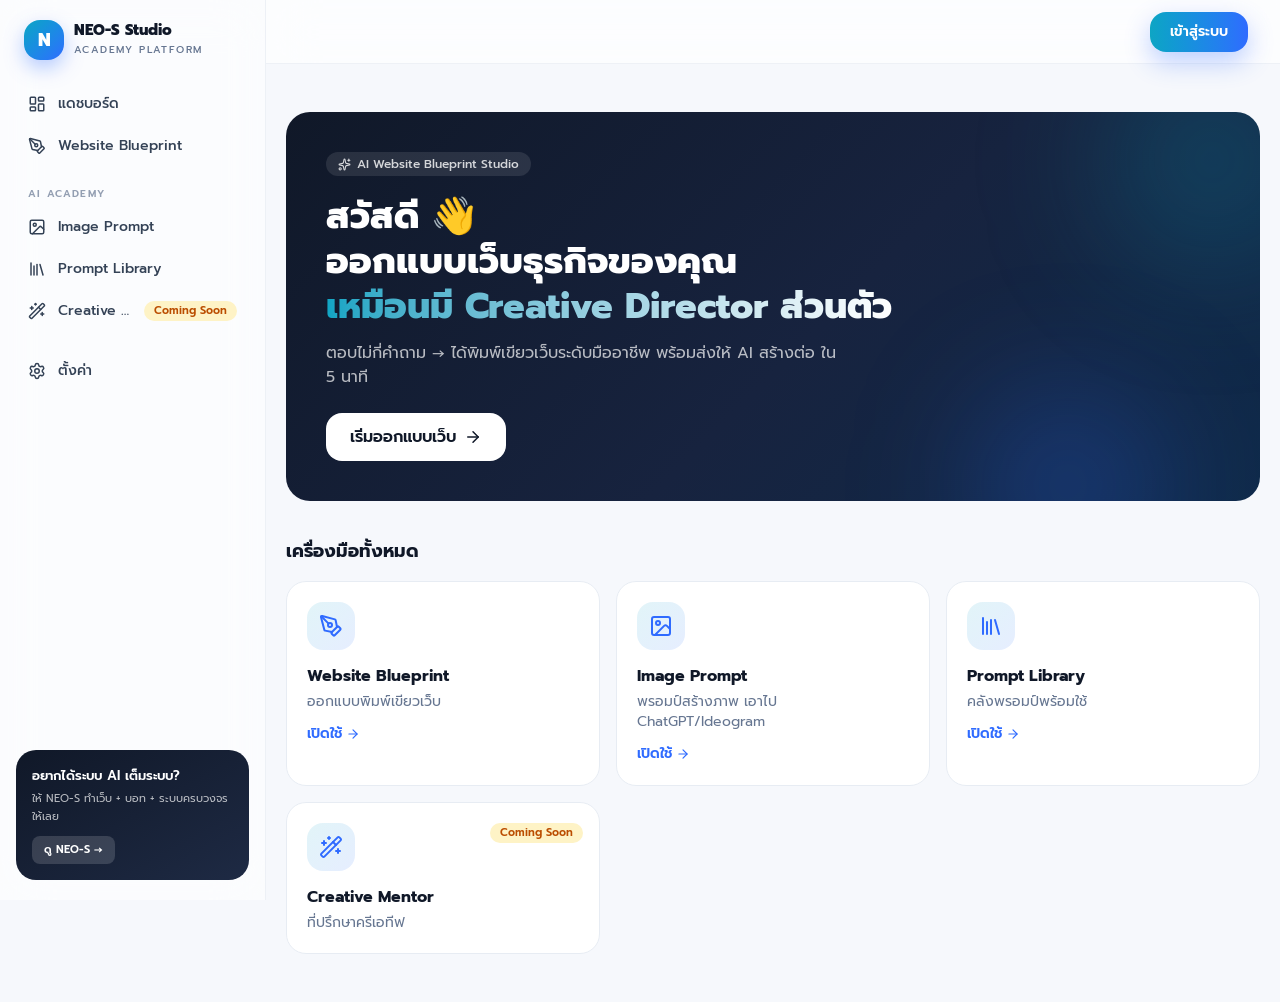
<file: studio/index.html>
<!doctype html>
<html lang="th">
  <head>
    <meta charset="UTF-8" />
    <meta name="viewport" content="width=device-width, initial-scale=1.0" />
    <title>NEO-S Studio — ออกแบบเว็บธุรกิจด้วย AI Creative Director</title>
    <meta name="description" content="NEO-S Studio · แพลตฟอร์มออกแบบพิมพ์เขียวเว็บไซต์ธุรกิจ โดย NEO-S Academy" />
    <link rel="preconnect" href="https://fonts.googleapis.com" />
    <link rel="preconnect" href="https://fonts.gstatic.com" crossorigin />
    <link href="https://fonts.googleapis.com/css2?family=Prompt:wght@300;400;500;600;700;800&display=swap" rel="stylesheet" />
    <script type="module" crossorigin src="/studio/assets/index-P6YgYFAk.js"></script>
    <link rel="stylesheet" crossorigin href="/studio/assets/index-Dr1D4pBd.css">
  </head>
  <body>
    <div id="root"></div>
  </body>
</html>
</file>
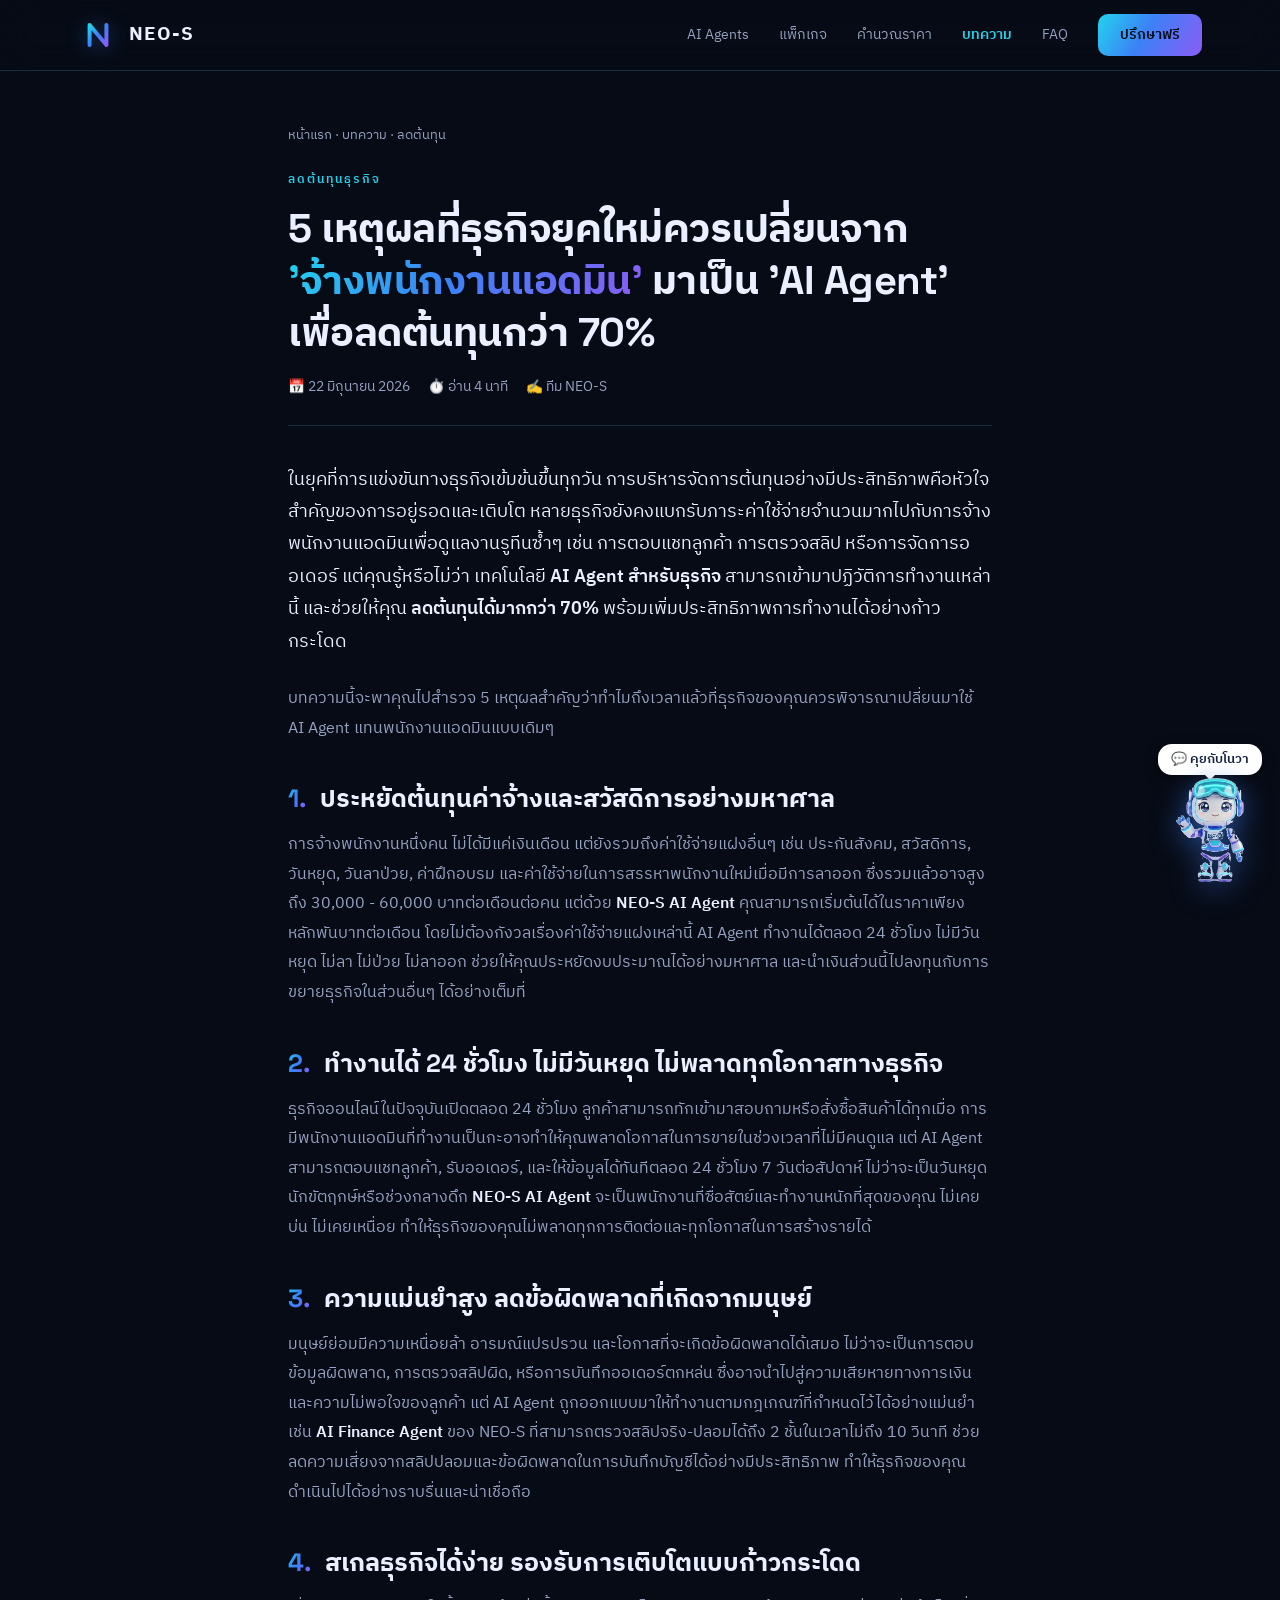
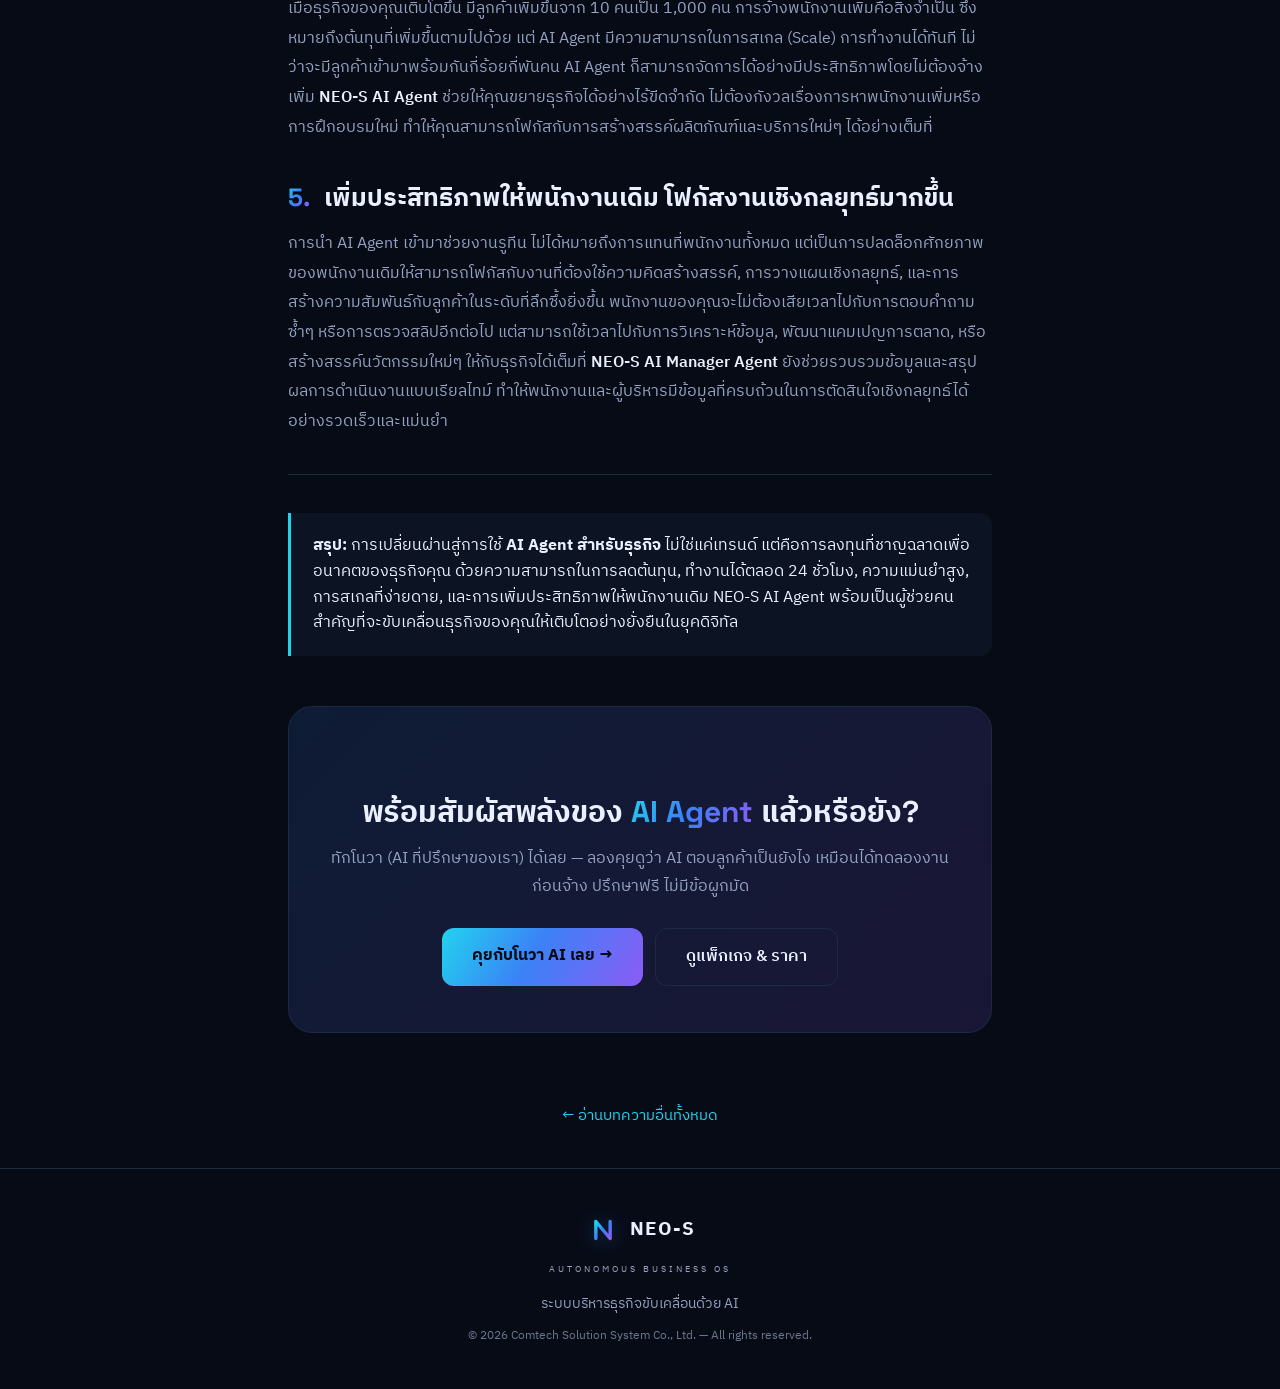
<file: blog-ai-agent-vs-admin.html>
<!DOCTYPE html>
<html lang="th">
<head>
<meta charset="UTF-8">
<meta name="viewport" content="width=device-width, initial-scale=1.0">
<title>5 เหตุผลเปลี่ยนจาก 'จ้างแอดมิน' มาเป็น 'AI Agent' ลดต้นทุน 70% | NEO-S</title>
<link rel="icon" href="data:image/svg+xml,%3Csvg xmlns='http://www.w3.org/2000/svg' viewBox='0 0 200 200'%3E%3Cpolyline points='58,150 58,50 142,150 142,50' fill='none' stroke='%2322D3EE' stroke-width='24' stroke-linecap='round' stroke-linejoin='round'/%3E%3C/svg%3E">
<meta name="description" content="ทำไมธุรกิจยุคใหม่ควรเปลี่ยนจากจ้างพนักงานแอดมิน มาใช้ AI Agent — 5 เหตุผลที่ช่วยลดต้นทุนกว่า 70% ทำงาน 24 ชม. แม่นยำ และสเกลธุรกิจได้ไม่จำกัด โดย NEO-S">
<link rel="preconnect" href="https://fonts.googleapis.com">
<link rel="preconnect" href="https://fonts.gstatic.com" crossorigin>
<link href="https://fonts.googleapis.com/css2?family=Space+Grotesk:wght@400;500;600;700&family=IBM+Plex+Sans+Thai:wght@300;400;500;600;700&display=swap" rel="stylesheet">
<style>
  * { box-sizing: border-box; margin: 0; padding: 0; }
  :root {
    --bg:#070B16; --bg-2:#0C1322; --card:#111A2E; --line:#1E2A44;
    --txt:#EAF0FF; --txt-dim:#95A3C2; --blue:#3B82F6; --cyan:#22D3EE;
    --violet:#8B5CF6; --gold:#E2B679;
    --grad:linear-gradient(120deg, #22D3EE 0%, #3B82F6 45%, #8B5CF6 100%);
  }
  html { scroll-behavior: smooth; }
  body { font-family:'IBM Plex Sans Thai','Space Grotesk',sans-serif; background:var(--bg); color:var(--txt); line-height:1.6; overflow-x:hidden; -webkit-font-smoothing:antialiased; }
  h1,h2,h3,.en { font-family:'Space Grotesk','IBM Plex Sans Thai',sans-serif; }
  a { text-decoration:none; color:inherit; }
  .grad-txt { background:var(--grad); -webkit-background-clip:text; background-clip:text; -webkit-text-fill-color:transparent; }
  .wrap { max-width:760px; margin:0 auto; padding:0 28px; }

  /* nav */
  nav { position:sticky; top:0; z-index:100; background:rgba(7,11,22,0.82); backdrop-filter:blur(16px); border-bottom:1px solid var(--line); }
  .nav-in { max-width:1180px; margin:0 auto; padding:0 28px; height:70px; display:flex; align-items:center; justify-content:space-between; }
  .logo { display:flex; align-items:center; gap:11px; }
  .logo-mark { width:40px; height:40px; display:flex; align-items:center; justify-content:center; }
  .logo-mark svg { filter:drop-shadow(0 2px 10px rgba(59,130,246,0.45)); }
  .logo-txt { font-weight:700; font-size:19px; letter-spacing:1px; }
  .nav-links { display:flex; gap:30px; align-items:center; }
  .nav-links a { font-size:14px; color:var(--txt-dim); transition:color .2s; }
  .nav-links a:hover { color:var(--txt); }
  .nav-links a.active { color:var(--cyan); font-weight:600; }
  .nav-cta { background:var(--grad); color:#050A14 !important; padding:10px 22px; border-radius:10px; font-weight:600; font-size:14px; display:inline-block; transition:transform .2s, box-shadow .2s; }
  .nav-cta:hover { transform:translateY(-2px); box-shadow:0 8px 24px rgba(59,130,246,0.45); }
  @media(max-width:820px){ .nav-links a:not(.nav-cta){ display:none; } }

  /* article */
  .art-hero { padding:54px 0 8px; }
  .breadcrumb { font-size:13px; color:var(--txt-dim); margin-bottom:20px; }
  .breadcrumb a:hover { color:var(--cyan); }
  .eyebrow { display:inline-block; font-size:12px; letter-spacing:2px; text-transform:uppercase; color:var(--cyan); font-weight:600; margin-bottom:14px; }
  .art-hero h1 { font-size:clamp(27px, 4.4vw, 40px); font-weight:700; letter-spacing:-0.5px; line-height:1.3; margin-bottom:18px; }
  .art-meta { display:flex; flex-wrap:wrap; gap:8px 18px; font-size:13.5px; color:var(--txt-dim); padding-bottom:26px; border-bottom:1px solid var(--line); }
  .art-meta span { display:inline-flex; align-items:center; gap:6px; }

  .art-body { padding:30px 0 10px; }
  .art-body .lead { font-size:18px; color:var(--txt); line-height:1.8; margin-bottom:26px; }
  .art-body h2 { font-size:clamp(20px, 3vw, 25px); font-weight:700; margin:38px 0 14px; line-height:1.4; }
  .art-body h2 .num { background:var(--grad); -webkit-background-clip:text; background-clip:text; -webkit-text-fill-color:transparent; margin-right:8px; }
  .art-body p { color:var(--txt-dim); font-size:16px; line-height:1.85; margin-bottom:16px; }
  .art-body p b, .art-body p strong { color:var(--txt); font-weight:600; }
  .art-body .divider { height:1px; background:var(--line); margin:38px 0; border:none; }
  .art-body .summary { background:var(--bg-2); border-left:3px solid var(--cyan); border-radius:0 12px 12px 0; padding:20px 22px; margin:6px 0 0; }
  .art-body .summary b { color:var(--txt); }

  /* cta */
  .cta-box { background:linear-gradient(135deg, rgba(59,130,246,0.14), rgba(139,92,246,0.14)); border:1px solid var(--line); border-radius:24px; padding:46px 32px; text-align:center; margin:50px 0 70px; }
  .cta-box h2 { font-size:clamp(22px, 4vw, 30px); margin-bottom:12px; }
  .cta-box p { color:var(--txt-dim); margin-bottom:26px; font-size:15.5px; }
  .cta-btns { display:flex; gap:12px; justify-content:center; flex-wrap:wrap; }
  .btn-primary { background:var(--grad); color:#050A14; padding:15px 30px; border-radius:12px; font-weight:700; font-size:16px; border:none; cursor:pointer; display:inline-block; transition:transform .2s, box-shadow .2s; }
  .btn-primary:hover { transform:translateY(-2px); box-shadow:0 12px 32px rgba(59,130,246,0.4); }
  .btn-ghost { background:transparent; color:var(--txt); padding:15px 30px; border-radius:12px; font-weight:600; font-size:16px; border:1px solid var(--line); display:inline-block; transition:border-color .2s, transform .2s; }
  .btn-ghost:hover { border-color:var(--cyan); transform:translateY(-2px); }

  /* back link */
  .more-link { text-align:center; padding-bottom:30px; }
  .more-link a { font-size:14.5px; color:var(--cyan); }
  .more-link a:hover { text-decoration:underline; }


  /* footer */
  footer { border-top:1px solid var(--line); padding:44px 0; text-align:center; }
  footer .foot-brand { display:inline-flex; align-items:center; gap:10px; }
  footer .foot-brand svg { filter:drop-shadow(0 2px 10px rgba(59,130,246,0.4)); }
  footer .foot-sub { font-size:9px; letter-spacing:3px; color:var(--txt-dim); text-transform:uppercase; margin:7px 0 16px; }
  footer p { color:var(--txt-dim); font-size:14px; }
  footer .copy { font-size:12px; margin-top:10px; opacity:.7; }
  /* nova-mascot-fab */
  .chat-fab { position:fixed; bottom:18px; right:18px; z-index:200; background:none; border:none; padding:0; cursor:pointer; text-decoration:none; display:flex; flex-direction:column; align-items:center; gap:3px; transition:transform .2s; }
  .chat-fab:hover { transform:scale(1.06); }
  .chat-fab:hover .nova-wrap { animation-play-state:paused; }
  .nova-bubble { background:#fff; color:#15233f; font-weight:600; font-size:13px; padding:5px 13px; border-radius:14px; box-shadow:0 4px 14px rgba(0,0,0,.4); white-space:nowrap; position:relative; animation:novaBob 2.4s ease-in-out infinite; }
  .nova-bubble::after { content:""; position:absolute; bottom:-5px; left:50%; transform:translateX(-50%); border-left:6px solid transparent; border-right:6px solid transparent; border-top:6px solid #fff; }
  .nova-wrap { position:relative; display:block; animation:novaFloat 3.4s ease-in-out infinite; filter:drop-shadow(0 6px 14px rgba(59,130,246,.55)); }
  .nova-img { width:68px; height:auto; display:block; }
  .nova-closed { position:absolute; top:0; left:0; opacity:0; animation:novaBlink 5s infinite; }
  @keyframes novaFloat { 0%,100%{transform:translateY(0)} 50%{transform:translateY(-7px)} }
  @keyframes novaBob { 0%,100%{transform:translateY(0)} 50%{transform:translateY(-3px)} }
  @keyframes novaBlink { 0%,93%,100%{opacity:0} 95%,97%{opacity:1} }
  @media(max-width:600px){ .nova-img{width:56px} .nova-bubble{font-size:11px;padding:4px 9px} }
</style>

  <!-- SEO / Social -->
  <link rel="canonical" href="https://neos-css.com/blog-ai-agent-vs-admin.html">
  <meta property="og:type" content="article">
  <meta property="og:site_name" content="NEO-S by Comtech Solution System">
  <meta property="og:title" content="5 เหตุผลเปลี่ยนจาก 'จ้างแอดมิน' มาเป็น 'AI Agent' ลดต้นทุน 70%">
  <meta property="og:description" content="AI Agent ช่วยลดต้นทุนกว่า 70% ทำงาน 24 ชม. แม่นยำ และสเกลธุรกิจได้ไม่จำกัด — 5 เหตุผลที่ธุรกิจยุคใหม่ควรเปลี่ยน">
  <meta property="og:url" content="https://neos-css.com/blog-ai-agent-vs-admin.html">
  <meta property="og:image" content="https://neos-css.com/css-logo.jpg">
  <meta property="og:locale" content="th_TH">
  <meta name="twitter:card" content="summary_large_image">
  <meta name="twitter:image" content="https://neos-css.com/css-logo.jpg">
  <script type="application/ld+json">
  {"@context":"https://schema.org","@type":"Article","headline":"5 เหตุผลที่ธุรกิจยุคใหม่ควรเปลี่ยนจาก 'จ้างพนักงานแอดมิน' มาเป็น 'AI Agent' เพื่อลดต้นทุนกว่า 70%","description":"ทำไมธุรกิจยุคใหม่ควรเปลี่ยนจากจ้างพนักงานแอดมิน มาใช้ AI Agent — 5 เหตุผลที่ช่วยลดต้นทุนกว่า 70% ทำงาน 24 ชม. แม่นยำ และสเกลธุรกิจได้ไม่จำกัด","image":"https://neos-css.com/css-logo.jpg","datePublished":"2026-06-22","dateModified":"2026-06-22","inLanguage":"th","mainEntityOfPage":{"@type":"WebPage","@id":"https://neos-css.com/blog-ai-agent-vs-admin.html"},"author":{"@type":"Organization","name":"NEO-S — Comtech Solution System","url":"https://neos-css.com/"},"publisher":{"@type":"Organization","name":"Comtech Solution System Co., Ltd.","logo":{"@type":"ImageObject","url":"https://neos-css.com/css-logo.jpg"}}}
  </script>
</head>
<body>
<svg width="0" height="0" style="position:absolute" aria-hidden="true"><defs><linearGradient id="ng" x1="0" y1="0" x2="1" y2="1"><stop offset="0%" stop-color="#22D3EE"/><stop offset="50%" stop-color="#3B82F6"/><stop offset="100%" stop-color="#8B5CF6"/></linearGradient></defs></svg>

<nav>
  <div class="nav-in">
    <a class="logo" href="index.html">
      <div class="logo-mark"><svg viewBox="0 0 200 200" width="40" height="40"><polyline points="58,150 58,50 142,150 142,50" fill="none" stroke="url(#ng)" stroke-width="20" stroke-linecap="round" stroke-linejoin="round"/></svg></div>
      <div class="logo-txt">NEO-S</div>
    </a>
    <div class="nav-links">
      <a href="index.html#agents">AI Agents</a>
      <a href="index.html#pricing">แพ็กเกจ</a>
      <a href="index.html#calculator">คำนวณราคา</a>
      <a href="blog.html" class="active">บทความ</a>
      <a href="faq.html">FAQ</a>
      <a class="nav-cta" href="index.html#contact">ปรึกษาฟรี</a>
    </div>
  </div>
</nav>

<header class="art-hero">
  <div class="wrap">
    <div class="breadcrumb"><a href="index.html">หน้าแรก</a> · <a href="blog.html">บทความ</a> · ลดต้นทุน</div>
    <span class="eyebrow">ลดต้นทุนธุรกิจ</span>
    <h1>5 เหตุผลที่ธุรกิจยุคใหม่ควรเปลี่ยนจาก <span class="grad-txt">'จ้างพนักงานแอดมิน'</span> มาเป็น 'AI Agent' เพื่อลดต้นทุนกว่า 70%</h1>
    <div class="art-meta">
      <span>📅 22 มิถุนายน 2026</span>
      <span>⏱️ อ่าน 4 นาที</span>
      <span>✍️ ทีม NEO-S</span>
    </div>
  </div>
</header>

<main class="art-body">
  <div class="wrap">
    <p class="lead">ในยุคที่การแข่งขันทางธุรกิจเข้มข้นขึ้นทุกวัน การบริหารจัดการต้นทุนอย่างมีประสิทธิภาพคือหัวใจสำคัญของการอยู่รอดและเติบโต หลายธุรกิจยังคงแบกรับภาระค่าใช้จ่ายจำนวนมากไปกับการจ้างพนักงานแอดมินเพื่อดูแลงานรูทีนซ้ำๆ เช่น การตอบแชทลูกค้า การตรวจสลิป หรือการจัดการออเดอร์ แต่คุณรู้หรือไม่ว่า เทคโนโลยี <b>AI Agent สำหรับธุรกิจ</b> สามารถเข้ามาปฏิวัติการทำงานเหล่านี้ และช่วยให้คุณ <b>ลดต้นทุนได้มากกว่า 70%</b> พร้อมเพิ่มประสิทธิภาพการทำงานได้อย่างก้าวกระโดด</p>

    <p>บทความนี้จะพาคุณไปสำรวจ 5 เหตุผลสำคัญว่าทำไมถึงเวลาแล้วที่ธุรกิจของคุณควรพิจารณาเปลี่ยนมาใช้ AI Agent แทนพนักงานแอดมินแบบเดิมๆ</p>

    <h2><span class="num">1.</span> ประหยัดต้นทุนค่าจ้างและสวัสดิการอย่างมหาศาล</h2>
    <p>การจ้างพนักงานหนึ่งคน ไม่ได้มีแค่เงินเดือน แต่ยังรวมถึงค่าใช้จ่ายแฝงอื่นๆ เช่น ประกันสังคม, สวัสดิการ, วันหยุด, วันลาป่วย, ค่าฝึกอบรม และค่าใช้จ่ายในการสรรหาพนักงานใหม่เมื่อมีการลาออก ซึ่งรวมแล้วอาจสูงถึง 30,000 - 60,000 บาทต่อเดือนต่อคน แต่ด้วย <b>NEO-S AI Agent</b> คุณสามารถเริ่มต้นได้ในราคาเพียงหลักพันบาทต่อเดือน โดยไม่ต้องกังวลเรื่องค่าใช้จ่ายแฝงเหล่านี้ AI Agent ทำงานได้ตลอด 24 ชั่วโมง ไม่มีวันหยุด ไม่ลา ไม่ป่วย ไม่ลาออก ช่วยให้คุณประหยัดงบประมาณได้อย่างมหาศาล และนำเงินส่วนนี้ไปลงทุนกับการขยายธุรกิจในส่วนอื่นๆ ได้อย่างเต็มที่</p>

    <h2><span class="num">2.</span> ทำงานได้ 24 ชั่วโมง ไม่มีวันหยุด ไม่พลาดทุกโอกาสทางธุรกิจ</h2>
    <p>ธุรกิจออนไลน์ในปัจจุบันเปิดตลอด 24 ชั่วโมง ลูกค้าสามารถทักเข้ามาสอบถามหรือสั่งซื้อสินค้าได้ทุกเมื่อ การมีพนักงานแอดมินที่ทำงานเป็นกะอาจทำให้คุณพลาดโอกาสในการขายในช่วงเวลาที่ไม่มีคนดูแล แต่ AI Agent สามารถตอบแชทลูกค้า, รับออเดอร์, และให้ข้อมูลได้ทันทีตลอด 24 ชั่วโมง 7 วันต่อสัปดาห์ ไม่ว่าจะเป็นวันหยุดนักขัตฤกษ์หรือช่วงกลางดึก <b>NEO-S AI Agent</b> จะเป็นพนักงานที่ซื่อสัตย์และทำงานหนักที่สุดของคุณ ไม่เคยบ่น ไม่เคยเหนื่อย ทำให้ธุรกิจของคุณไม่พลาดทุกการติดต่อและทุกโอกาสในการสร้างรายได้</p>

    <h2><span class="num">3.</span> ความแม่นยำสูง ลดข้อผิดพลาดที่เกิดจากมนุษย์</h2>
    <p>มนุษย์ย่อมมีความเหนื่อยล้า อารมณ์แปรปรวน และโอกาสที่จะเกิดข้อผิดพลาดได้เสมอ ไม่ว่าจะเป็นการตอบข้อมูลผิดพลาด, การตรวจสลิปผิด, หรือการบันทึกออเดอร์ตกหล่น ซึ่งอาจนำไปสู่ความเสียหายทางการเงินและความไม่พอใจของลูกค้า แต่ AI Agent ถูกออกแบบมาให้ทำงานตามกฎเกณฑ์ที่กำหนดไว้ได้อย่างแม่นยำ เช่น <b>AI Finance Agent</b> ของ NEO-S ที่สามารถตรวจสลิปจริง-ปลอมได้ถึง 2 ชั้นในเวลาไม่ถึง 10 วินาที ช่วยลดความเสี่ยงจากสลิปปลอมและข้อผิดพลาดในการบันทึกบัญชีได้อย่างมีประสิทธิภาพ ทำให้ธุรกิจของคุณดำเนินไปได้อย่างราบรื่นและน่าเชื่อถือ</p>

    <h2><span class="num">4.</span> สเกลธุรกิจได้ง่าย รองรับการเติบโตแบบก้าวกระโดด</h2>
    <p>เมื่อธุรกิจของคุณเติบโตขึ้น มีลูกค้าเพิ่มขึ้นจาก 10 คนเป็น 1,000 คน การจ้างพนักงานเพิ่มคือสิ่งจำเป็น ซึ่งหมายถึงต้นทุนที่เพิ่มขึ้นตามไปด้วย แต่ AI Agent มีความสามารถในการสเกล (Scale) การทำงานได้ทันที ไม่ว่าจะมีลูกค้าเข้ามาพร้อมกันกี่ร้อยกี่พันคน AI Agent ก็สามารถจัดการได้อย่างมีประสิทธิภาพโดยไม่ต้องจ้างเพิ่ม <b>NEO-S AI Agent</b> ช่วยให้คุณขยายธุรกิจได้อย่างไร้ขีดจำกัด ไม่ต้องกังวลเรื่องการหาพนักงานเพิ่มหรือการฝึกอบรมใหม่ ทำให้คุณสามารถโฟกัสกับการสร้างสรรค์ผลิตภัณฑ์และบริการใหม่ๆ ได้อย่างเต็มที่</p>

    <h2><span class="num">5.</span> เพิ่มประสิทธิภาพให้พนักงานเดิม โฟกัสงานเชิงกลยุทธ์มากขึ้น</h2>
    <p>การนำ AI Agent เข้ามาช่วยงานรูทีน ไม่ได้หมายถึงการแทนที่พนักงานทั้งหมด แต่เป็นการปลดล็อกศักยภาพของพนักงานเดิมให้สามารถโฟกัสกับงานที่ต้องใช้ความคิดสร้างสรรค์, การวางแผนเชิงกลยุทธ์, และการสร้างความสัมพันธ์กับลูกค้าในระดับที่ลึกซึ้งยิ่งขึ้น พนักงานของคุณจะไม่ต้องเสียเวลาไปกับการตอบคำถามซ้ำๆ หรือการตรวจสลิปอีกต่อไป แต่สามารถใช้เวลาไปกับการวิเคราะห์ข้อมูล, พัฒนาแคมเปญการตลาด, หรือสร้างสรรค์นวัตกรรมใหม่ๆ ให้กับธุรกิจได้เต็มที่ <b>NEO-S AI Manager Agent</b> ยังช่วยรวบรวมข้อมูลและสรุปผลการดำเนินงานแบบเรียลไทม์ ทำให้พนักงานและผู้บริหารมีข้อมูลที่ครบถ้วนในการตัดสินใจเชิงกลยุทธ์ได้อย่างรวดเร็วและแม่นยำ</p>

    <hr class="divider">
    <div class="summary"><b>สรุป:</b> การเปลี่ยนผ่านสู่การใช้ <b>AI Agent สำหรับธุรกิจ</b> ไม่ใช่แค่เทรนด์ แต่คือการลงทุนที่ชาญฉลาดเพื่ออนาคตของธุรกิจคุณ ด้วยความสามารถในการลดต้นทุน, ทำงานได้ตลอด 24 ชั่วโมง, ความแม่นยำสูง, การสเกลที่ง่ายดาย, และการเพิ่มประสิทธิภาพให้พนักงานเดิม NEO-S AI Agent พร้อมเป็นผู้ช่วยคนสำคัญที่จะขับเคลื่อนธุรกิจของคุณให้เติบโตอย่างยั่งยืนในยุคดิจิทัล</div>

    <div class="cta-box">
      <h2>พร้อมสัมผัสพลังของ <span class="grad-txt">AI Agent</span> แล้วหรือยัง?</h2>
      <p>ทักโนวา (AI ที่ปรึกษาของเรา) ได้เลย — ลองคุยดูว่า AI ตอบลูกค้าเป็นยังไง เหมือนได้ทดลองงานก่อนจ้าง ปรึกษาฟรี ไม่มีข้อผูกมัด</p>
      <div class="cta-btns">
        <a class="btn-primary" href="index.html#contact">คุยกับโนวา AI เลย →</a>
        <a class="btn-ghost" href="index.html#pricing">ดูแพ็กเกจ &amp; ราคา</a>
      </div>
    </div>

    <div class="more-link"><a href="blog.html">← อ่านบทความอื่นทั้งหมด</a></div>
  </div>
</main>

<footer>
  <div class="wrap">
    <div class="foot-brand">
      <svg viewBox="0 0 200 200" width="34" height="34"><polyline points="58,150 58,50 142,150 142,50" fill="none" stroke="url(#ng)" stroke-width="20" stroke-linecap="round" stroke-linejoin="round"/></svg>
      <span class="logo-txt">NEO-S</span>
    </div>
    <div class="foot-sub">Autonomous Business OS</div>
    <p>ระบบบริหารธุรกิจขับเคลื่อนด้วย AI</p>
    <p class="copy">© 2026 Comtech Solution System Co., Ltd. — All rights reserved.</p>
  </div>
</footer>

<a class="chat-fab" href="index.html#contact" aria-label="คุยกับโนวา AI">
  <span class="nova-bubble">💬 คุยกับโนวา</span>
  <span class="nova-wrap">
    <img class="nova-img nova-open" src="nova-open.png?v=3" alt="โนวา AI" decoding="async">
    <img class="nova-img nova-closed" src="nova-closed.png?v=3" alt="" aria-hidden="true" decoding="async">
  </span>
</a>

</body>
</html>
</file>
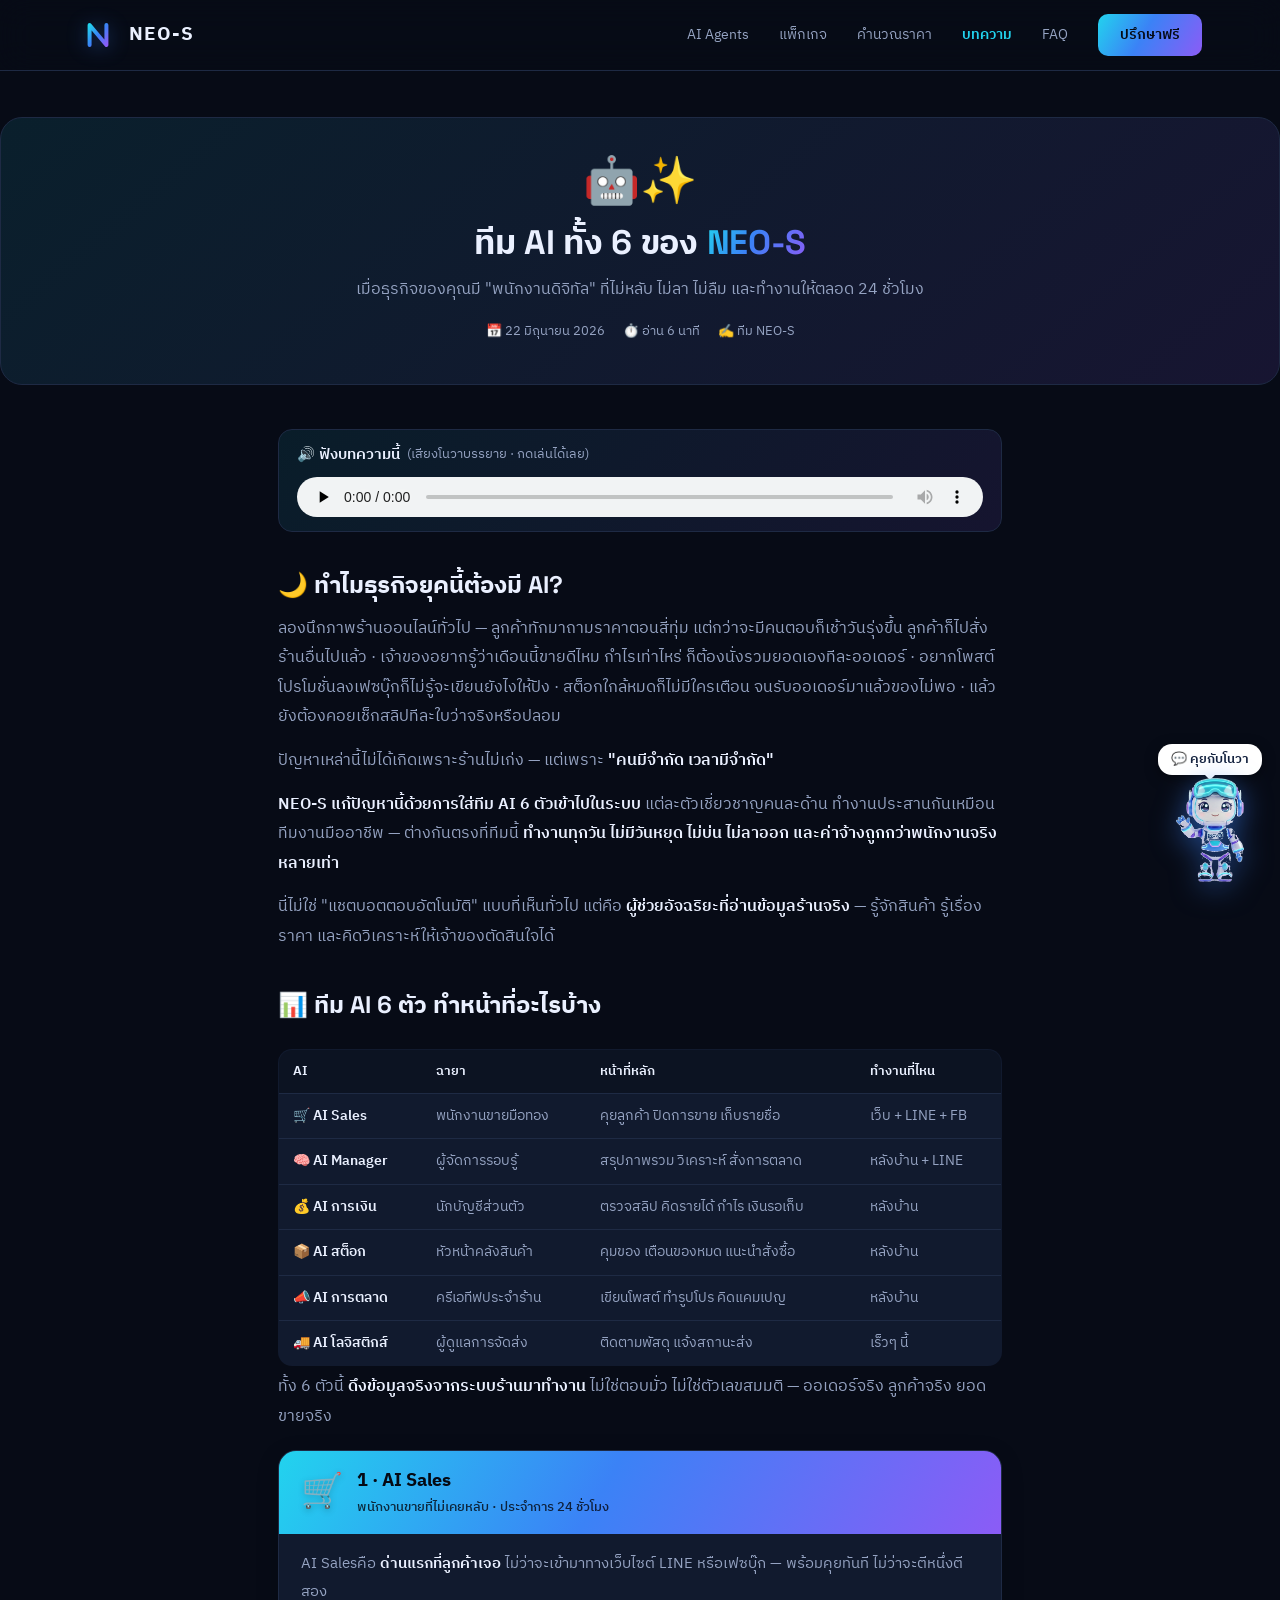
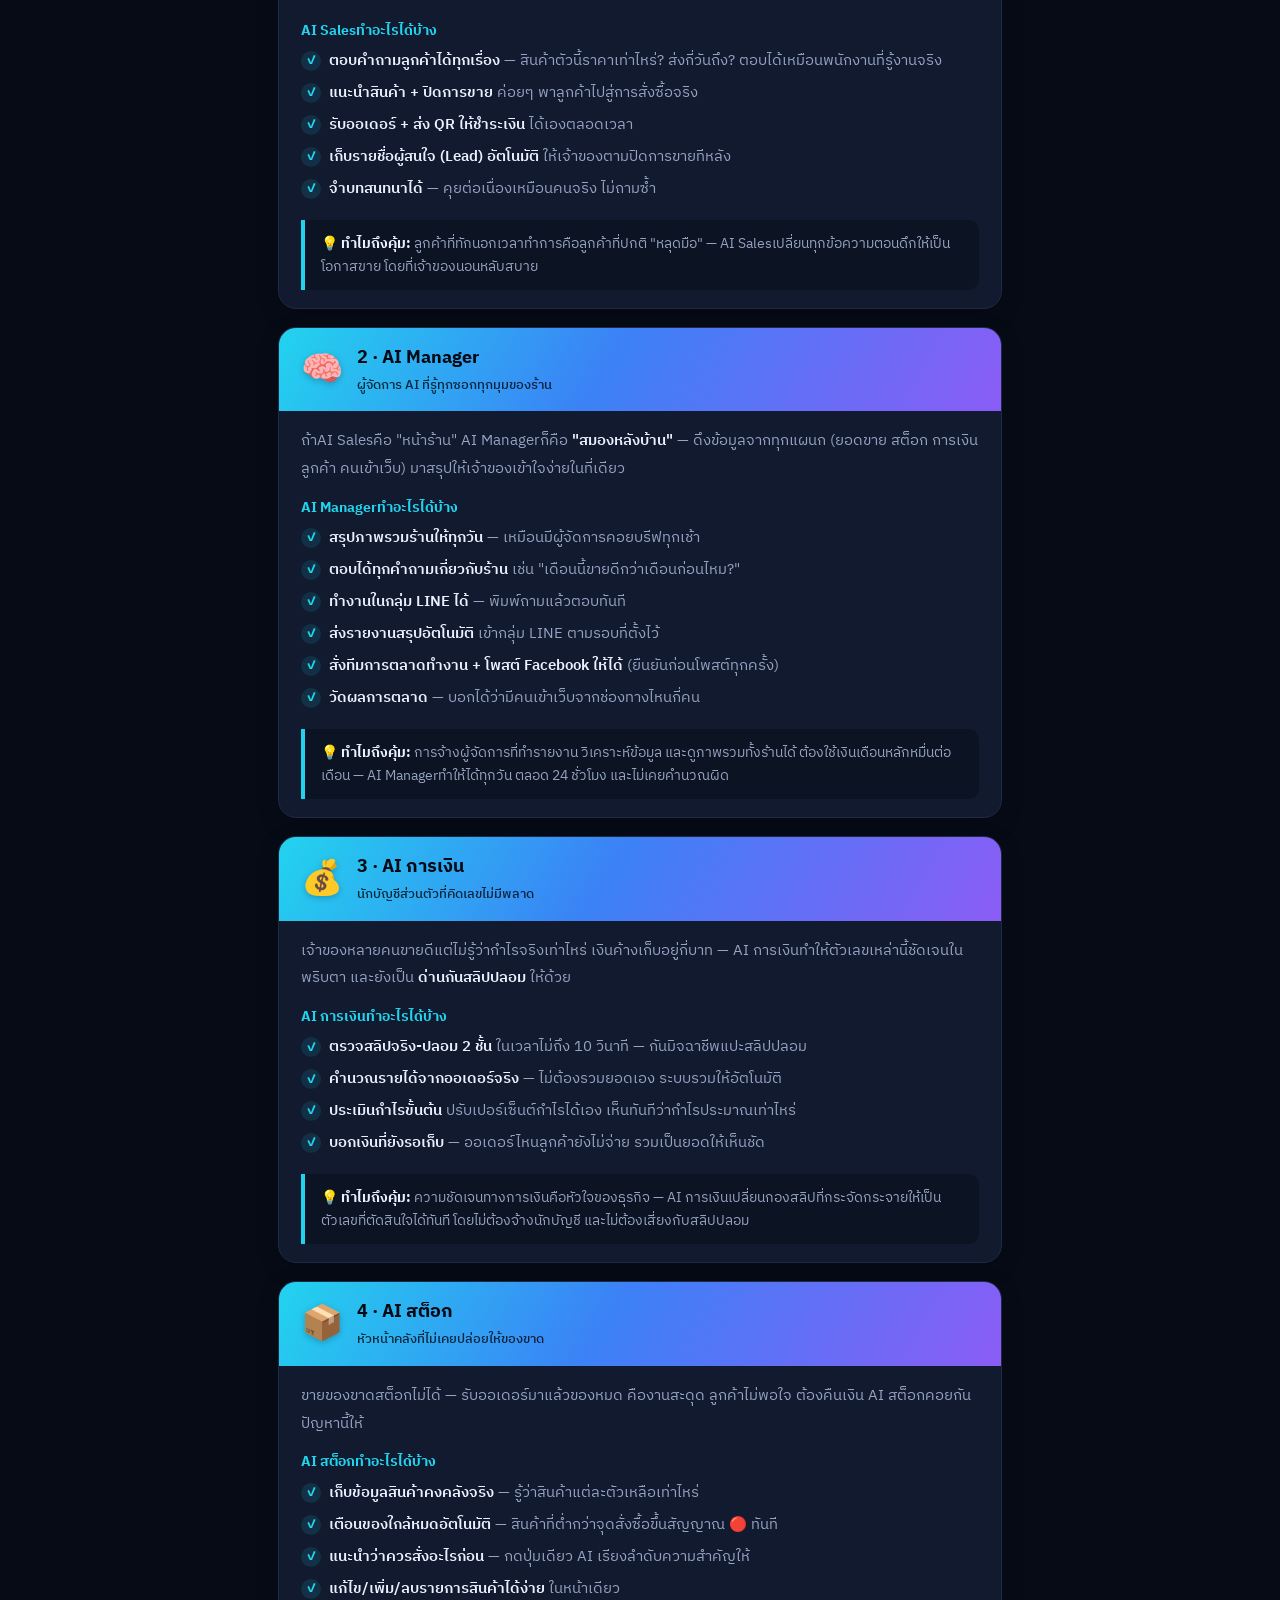
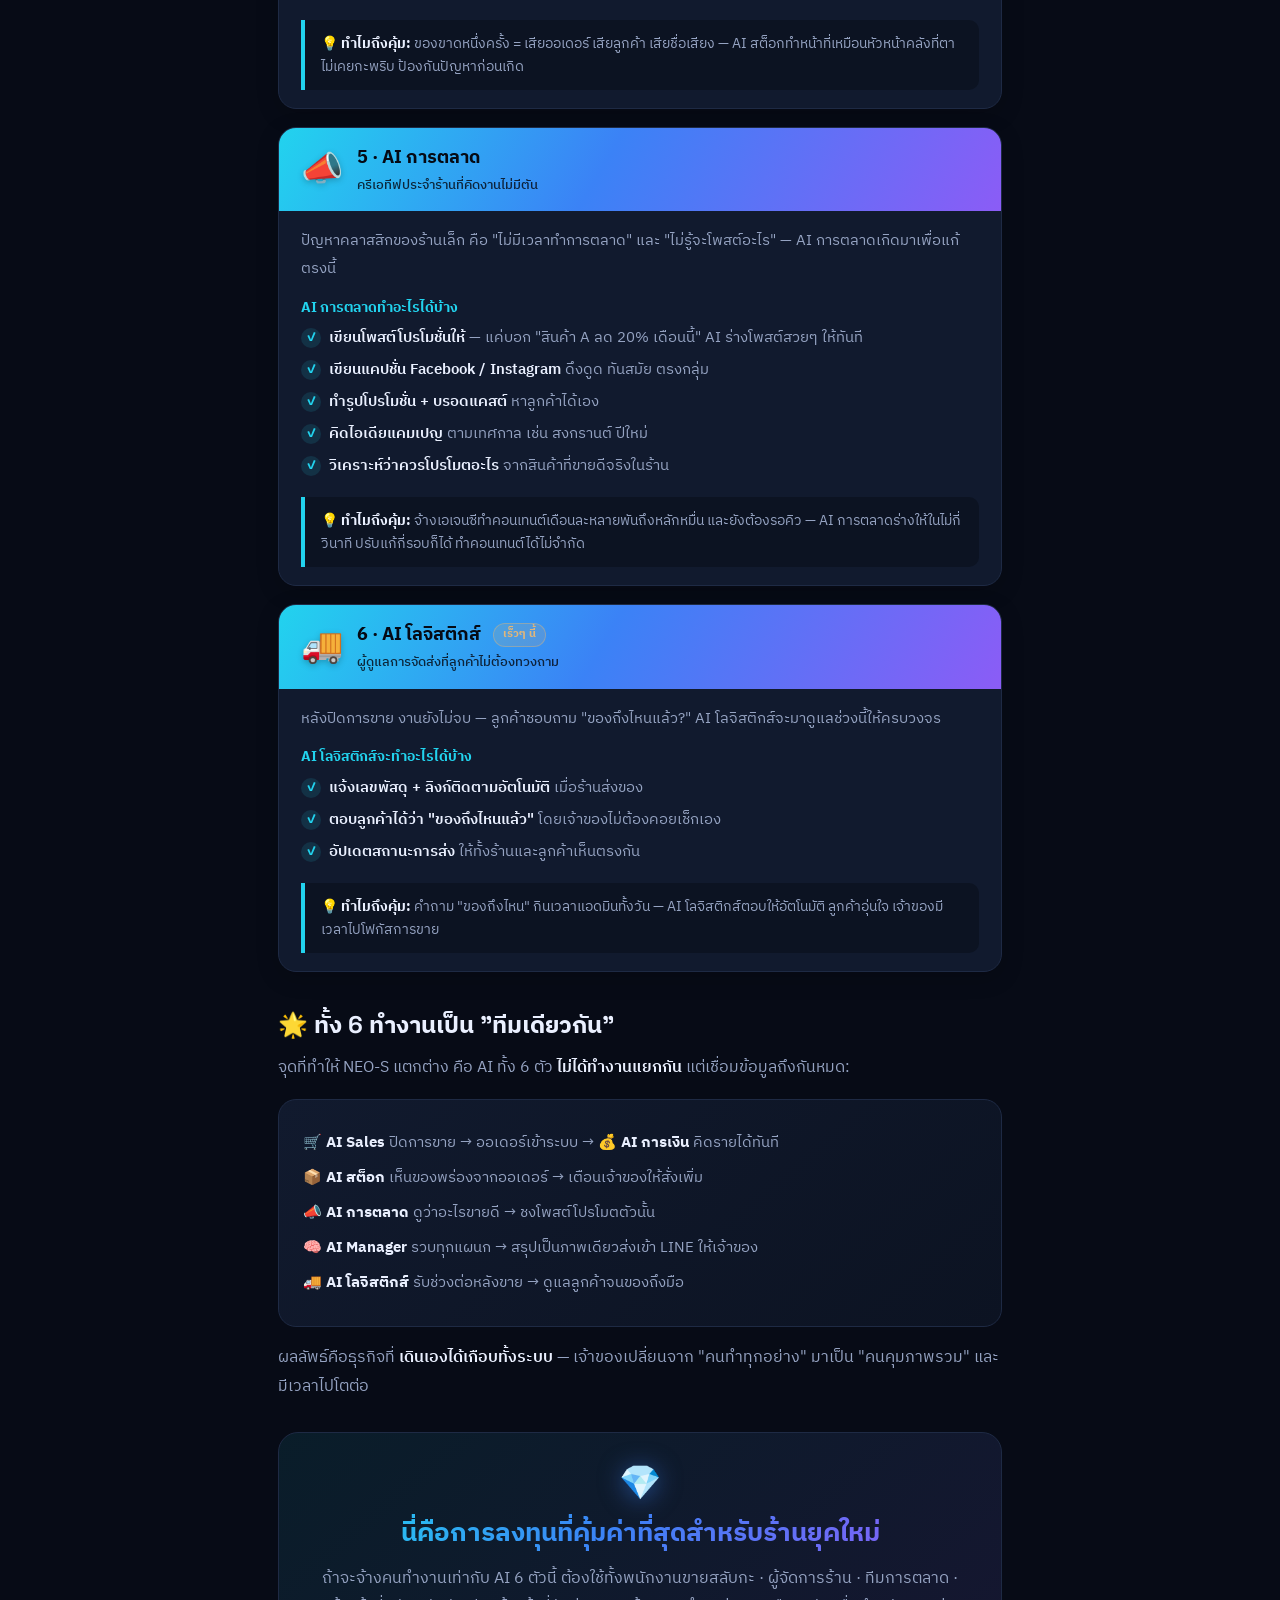
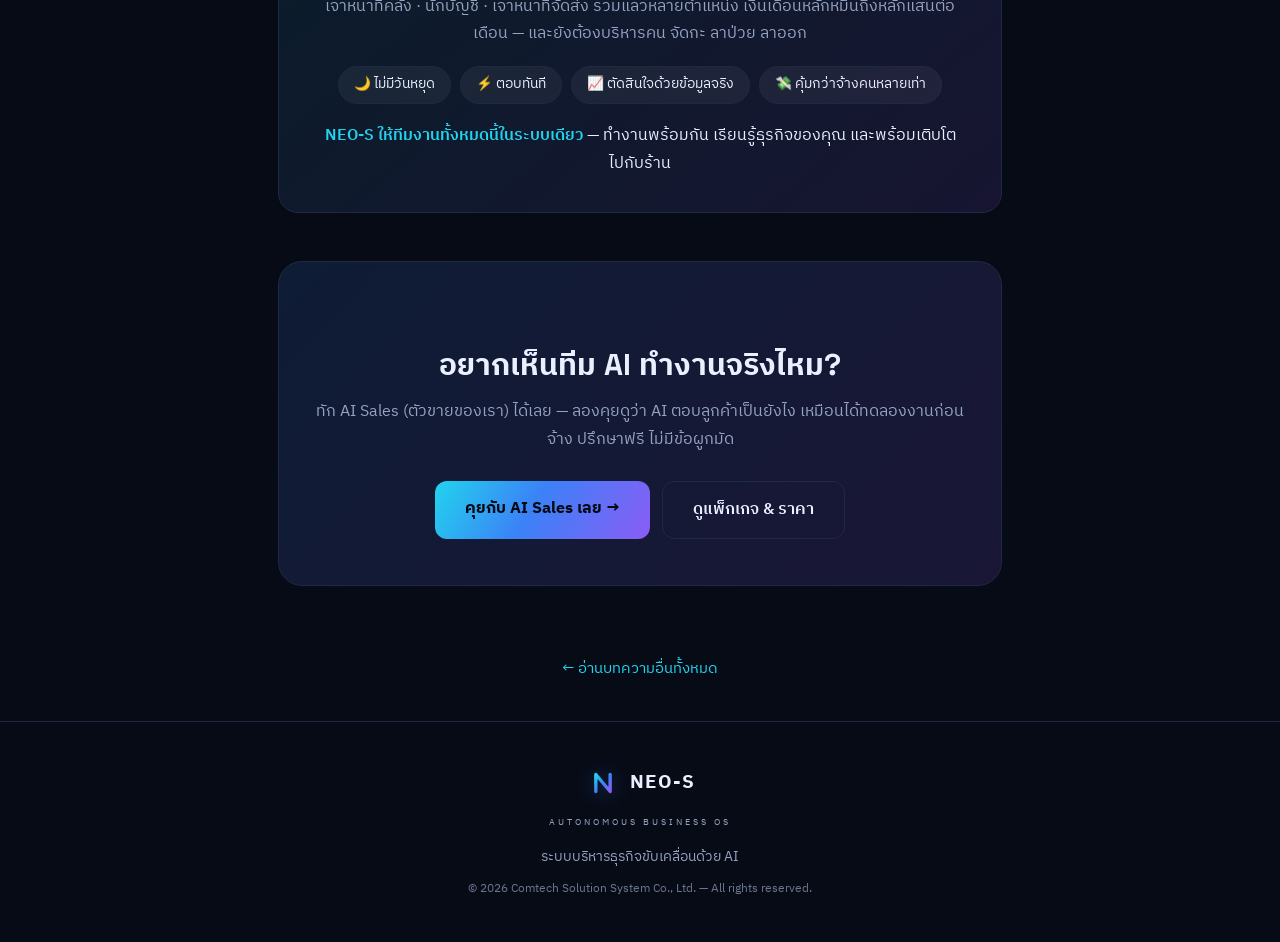
<file: blog-neos-ai-team.html>
<!DOCTYPE html>
<html lang="th">
<head>
<meta charset="UTF-8">
<meta name="viewport" content="width=device-width, initial-scale=1.0">
<title>ทีม AI ทั้ง 6 ของ NEO-S — พนักงานดิจิทัลที่ไม่หลับ ไม่ลา ทำงานให้ 24 ชม. | NEO-S</title>
<link rel="icon" href="data:image/svg+xml,%3Csvg xmlns='http://www.w3.org/2000/svg' viewBox='0 0 200 200'%3E%3Cpolyline points='58,150 58,50 142,150 142,50' fill='none' stroke='%2322D3EE' stroke-width='24' stroke-linecap='round' stroke-linejoin='round'/%3E%3C/svg%3E">
<meta name="description" content="รู้จักทีม AI ทั้ง 6 ของ NEO-S — AI Sales (ขาย), AI Manager (ผู้จัดการ), AI การเงิน, สต็อก, การตลาด และโลจิสติกส์ พนักงานดิจิทัลที่ทำงานให้ธุรกิจคุณ 24 ชม. ไม่หยุด">
<link rel="preconnect" href="https://fonts.googleapis.com">
<link rel="preconnect" href="https://fonts.gstatic.com" crossorigin>
<link href="https://fonts.googleapis.com/css2?family=Space+Grotesk:wght@400;500;600;700&family=IBM+Plex+Sans+Thai:wght@300;400;500;600;700&display=swap" rel="stylesheet">
<style>
  * { box-sizing: border-box; margin: 0; padding: 0; }
  :root {
    --bg:#070B16; --bg-2:#0C1322; --card:#111A2E; --line:#1E2A44;
    --txt:#EAF0FF; --txt-dim:#95A3C2; --blue:#3B82F6; --cyan:#22D3EE;
    --violet:#8B5CF6; --gold:#E2B679;
    --grad:linear-gradient(120deg, #22D3EE 0%, #3B82F6 45%, #8B5CF6 100%);
  }
  html { scroll-behavior: smooth; }
  body { font-family:'IBM Plex Sans Thai','Space Grotesk',sans-serif; background:var(--bg); color:var(--txt); line-height:1.6; overflow-x:hidden; -webkit-font-smoothing:antialiased; }
  h1,h2,h3,.en { font-family:'Space Grotesk','IBM Plex Sans Thai',sans-serif; }
  a { text-decoration:none; color:inherit; }
  .grad-txt { background:var(--grad); -webkit-background-clip:text; background-clip:text; -webkit-text-fill-color:transparent; }
  .wrap { max-width:780px; margin:0 auto; padding:0 28px; }

  /* nav */
  nav { position:sticky; top:0; z-index:100; background:rgba(7,11,22,0.82); backdrop-filter:blur(16px); border-bottom:1px solid var(--line); }
  .nav-in { max-width:1180px; margin:0 auto; padding:0 28px; height:70px; display:flex; align-items:center; justify-content:space-between; }
  .logo { display:flex; align-items:center; gap:11px; }
  .logo-mark { width:40px; height:40px; display:flex; align-items:center; justify-content:center; }
  .logo-mark svg { filter:drop-shadow(0 2px 10px rgba(59,130,246,0.45)); }
  .logo-txt { font-weight:700; font-size:19px; letter-spacing:1px; }
  .nav-links { display:flex; gap:30px; align-items:center; }
  .nav-links a { font-size:14px; color:var(--txt-dim); transition:color .2s; }
  .nav-links a:hover { color:var(--txt); }
  .nav-links a.active { color:var(--cyan); font-weight:600; }
  .nav-cta { background:var(--grad); color:#050A14 !important; padding:10px 22px; border-radius:10px; font-weight:600; font-size:14px; display:inline-block; transition:transform .2s, box-shadow .2s; }
  .nav-cta:hover { transform:translateY(-2px); box-shadow:0 8px 24px rgba(59,130,246,0.45); }
  @media(max-width:820px){ .nav-links a:not(.nav-cta){ display:none; } }

  /* article hero */
  .art-hero { text-align:center; background:linear-gradient(140deg, rgba(34,211,238,0.10), rgba(139,92,246,0.12)); border:1px solid var(--line); border-radius:22px; padding:42px 26px; margin:46px 0 6px; }
  .art-hero .ic { font-size:46px; line-height:1; }
  .art-hero h1 { font-size:clamp(24px, 4vw, 34px); margin:14px 0 10px; font-weight:700; letter-spacing:-0.3px; line-height:1.35; }
  .art-hero .sub { font-size:16px; color:var(--txt-dim); max-width:620px; margin:0 auto; line-height:1.7; }
  .art-meta { display:flex; flex-wrap:wrap; justify-content:center; gap:8px 18px; font-size:13px; color:var(--txt-dim); margin-top:18px; }

  /* article body */
  .art-body { padding:14px 0 10px; }
  .art-body h2 { font-size:clamp(20px, 3vw, 24px); font-weight:700; margin:36px 0 12px; line-height:1.4; display:flex; align-items:center; gap:9px; }
  .art-body p { color:var(--txt-dim); font-size:16px; line-height:1.85; margin-bottom:14px; }
  .art-body p b, .art-body p strong { color:var(--txt); font-weight:600; }

  /* overview table */
  .ov-table { width:100%; border-collapse:collapse; margin:16px 0 6px; font-size:14px; background:var(--card); border:1px solid var(--line); border-radius:14px; overflow:hidden; }
  .ov-table th { background:var(--bg-2); color:var(--txt); text-align:left; padding:11px 14px; font-weight:600; font-size:13px; }
  .ov-table td { border-top:1px solid var(--line); padding:11px 14px; color:var(--txt-dim); vertical-align:top; }
  .ov-table td:first-child { color:var(--txt); font-weight:600; white-space:nowrap; }
  .ov-wrap { overflow-x:auto; }

  /* ai cards */
  .ai-card { border:1px solid var(--line); border-radius:18px; margin:18px 0; overflow:hidden; background:var(--card); box-shadow:0 6px 22px rgba(0,0,0,0.18); }
  .ai-card .head { background:var(--grad); color:#050A14; padding:16px 22px; display:flex; align-items:center; gap:14px; }
  .ai-card .head .em { font-size:34px; line-height:1; filter:drop-shadow(0 2px 3px rgba(0,0,0,.22)); }
  .ai-card .head .nm { font-size:18px; font-weight:800; }
  .ai-card .head .rl { font-size:13px; opacity:.82; margin-top:2px; font-weight:500; }
  .ai-card .body { padding:16px 22px 2px; }
  .ai-card .body > p { font-size:15px; }
  .ai-card .label { font-weight:700; color:var(--cyan); margin:10px 0 6px; font-size:14px; }
  .ai-card ul { list-style:none; padding-left:0; margin:4px 0 10px; }
  .ai-card li { margin:8px 0; padding-left:28px; position:relative; font-size:14.5px; line-height:1.65; color:var(--txt-dim); }
  .ai-card li b { color:var(--txt); font-weight:600; }
  .ai-card li::before { content:"✓"; position:absolute; left:0; top:1px; color:var(--cyan); font-weight:800; background:rgba(34,211,238,.12); border-radius:50%; width:20px; height:20px; display:flex; align-items:center; justify-content:center; font-size:12px; }
  .worth { background:var(--bg-2); border-left:4px solid var(--cyan); border-radius:0 10px 10px 0; padding:12px 16px; margin:6px 22px 18px; font-size:14px; color:var(--txt-dim); line-height:1.65; }
  .worth b { color:var(--txt); }
  .soon-tag { display:inline-block; background:rgba(226,182,121,.16); color:var(--gold); border:1px solid rgba(226,182,121,.4); font-size:11px; font-weight:700; padding:2px 9px; border-radius:999px; margin-left:8px; vertical-align:middle; }

  /* team flow */
  .flow { background:linear-gradient(140deg, var(--card), var(--bg-2)); border:1px solid var(--line); border-radius:18px; padding:20px 24px; margin:16px 0; }
  .flow ul { list-style:none; padding-left:0; }
  .flow li { margin:11px 0; font-size:15px; color:var(--txt-dim); line-height:1.6; }
  .flow li b { color:var(--txt); }

  /* closing diamond */
  .closing { background:linear-gradient(140deg, rgba(34,211,238,0.09), rgba(139,92,246,0.12)); border:1px solid var(--line); border-radius:20px; padding:34px 30px; margin:30px 0 10px; text-align:center; }
  .closing .dia { font-size:34px; line-height:1; filter:drop-shadow(0 3px 12px rgba(59,130,246,0.5)); }
  .closing .big { font-size:clamp(20px,3.4vw,26px); font-weight:800; margin:12px 0 10px; }
  .closing p { color:var(--txt-dim); font-size:15.5px; line-height:1.8; max-width:640px; margin:0 auto; }
  .closing .final { color:var(--txt); margin-top:14px; }
  .closing .final b { color:var(--cyan); }
  .pillrow { display:flex; gap:9px; flex-wrap:wrap; justify-content:center; margin:18px 0; }
  .pill { background:rgba(255,255,255,.05); border:1px solid var(--line); border-radius:999px; padding:7px 15px; font-size:13.5px; color:var(--txt); }

  /* cta */
  .cta-box { background:linear-gradient(135deg, rgba(59,130,246,0.14), rgba(139,92,246,0.14)); border:1px solid var(--line); border-radius:24px; padding:46px 32px; text-align:center; margin:48px 0 70px; }
  .cta-box h2 { font-size:clamp(22px, 4vw, 30px); margin-bottom:12px; justify-content:center; }
  .cta-box p { color:var(--txt-dim); margin-bottom:26px; font-size:15.5px; }
  .cta-btns { display:flex; gap:12px; justify-content:center; flex-wrap:wrap; }
  .btn-primary { background:var(--grad); color:#050A14; padding:15px 30px; border-radius:12px; font-weight:700; font-size:16px; border:none; cursor:pointer; display:inline-block; transition:transform .2s, box-shadow .2s; }
  .btn-primary:hover { transform:translateY(-2px); box-shadow:0 12px 32px rgba(59,130,246,0.4); }
  .btn-ghost { background:transparent; color:var(--txt); padding:15px 30px; border-radius:12px; font-weight:600; font-size:16px; border:1px solid var(--line); display:inline-block; transition:border-color .2s, transform .2s; }
  .btn-ghost:hover { border-color:var(--cyan); transform:translateY(-2px); }

  .more-link { text-align:center; padding-bottom:30px; }
  .more-link a { font-size:14.5px; color:var(--cyan); }
  .more-link a:hover { text-decoration:underline; }


  /* footer */
  footer { border-top:1px solid var(--line); padding:44px 0; text-align:center; }
  footer .foot-brand { display:inline-flex; align-items:center; gap:10px; }
  footer .foot-brand svg { filter:drop-shadow(0 2px 10px rgba(59,130,246,0.4)); }
  footer .foot-sub { font-size:9px; letter-spacing:3px; color:var(--txt-dim); text-transform:uppercase; margin:7px 0 16px; }
  footer p { color:var(--txt-dim); font-size:14px; }
  footer .copy { font-size:12px; margin-top:10px; opacity:.7; }
  /* nova-mascot-fab */
  .chat-fab { position:fixed; bottom:18px; right:18px; z-index:200; background:none; border:none; padding:0; cursor:pointer; text-decoration:none; display:flex; flex-direction:column; align-items:center; gap:3px; transition:transform .2s; }
  .chat-fab:hover { transform:scale(1.06); }
  .chat-fab:hover .nova-wrap { animation-play-state:paused; }
  .nova-bubble { background:#fff; color:#15233f; font-weight:600; font-size:13px; padding:5px 13px; border-radius:14px; box-shadow:0 4px 14px rgba(0,0,0,.4); white-space:nowrap; position:relative; animation:novaBob 2.4s ease-in-out infinite; }
  .nova-bubble::after { content:""; position:absolute; bottom:-5px; left:50%; transform:translateX(-50%); border-left:6px solid transparent; border-right:6px solid transparent; border-top:6px solid #fff; }
  .nova-wrap { position:relative; display:block; animation:novaFloat 3.4s ease-in-out infinite; filter:drop-shadow(0 6px 14px rgba(59,130,246,.55)); }
  .nova-img { width:68px; height:auto; display:block; }
  .nova-closed { position:absolute; top:0; left:0; opacity:0; animation:novaBlink 5s infinite; }
  @keyframes novaFloat { 0%,100%{transform:translateY(0)} 50%{transform:translateY(-7px)} }
  @keyframes novaBob { 0%,100%{transform:translateY(0)} 50%{transform:translateY(-3px)} }
  @keyframes novaBlink { 0%,93%,100%{opacity:0} 95%,97%{opacity:1} }
  @media(max-width:600px){ .nova-img{width:56px} .nova-bubble{font-size:11px;padding:4px 9px} }
  /* listen bar */
  .listen-bar { background:linear-gradient(135deg, rgba(34,211,238,0.09), rgba(139,92,246,0.11)); border:1px solid var(--line); border-radius:14px; padding:14px 18px; margin:24px 0 4px; }
  .listen-label { font-size:14.5px; font-weight:600; color:var(--txt); margin-bottom:10px; display:flex; align-items:center; gap:7px; flex-wrap:wrap; }
  .listen-label span { color:var(--txt-dim); font-weight:400; font-size:12.5px; }
  .listen-bar audio { width:100%; height:40px; display:block; }
</style>

  <!-- SEO / Social -->
  <link rel="canonical" href="https://neos-css.com/blog-neos-ai-team.html">
  <meta property="og:type" content="article">
  <meta property="og:site_name" content="NEO-S by Comtech Solution System">
  <meta property="og:title" content="ทีม AI ทั้ง 6 ของ NEO-S — พนักงานดิจิทัลที่ไม่หลับ ไม่ลา">
  <meta property="og:description" content="AI Sales AI Manager และทีม AI อีก 4 ตัว ที่ดูแลธุรกิจคุณ 24 ชม. — ขาย ตรวจสลิป เฝ้าสต็อก ทำการตลาด และสรุปยอดให้เห็นภาพ">
  <meta property="og:url" content="https://neos-css.com/blog-neos-ai-team.html">
  <meta property="og:image" content="https://neos-css.com/css-logo.jpg">
  <meta property="og:locale" content="th_TH">
  <meta name="twitter:card" content="summary_large_image">
  <meta name="twitter:image" content="https://neos-css.com/css-logo.jpg">
  <script type="application/ld+json">
  {"@context":"https://schema.org","@type":"Article","headline":"ทีม AI ทั้ง 6 ของ NEO-S — พนักงานดิจิทัลที่ไม่หลับ ไม่ลา ทำงานให้ 24 ชม.","description":"รู้จักทีม AI ทั้ง 6 ของ NEO-S — AI Sales (ขาย), AI Manager (ผู้จัดการ), AI การเงิน, สต็อก, การตลาด และโลจิสติกส์ ที่ดูแลธุรกิจคุณตลอด 24 ชั่วโมง","image":"https://neos-css.com/css-logo.jpg","datePublished":"2026-06-22","dateModified":"2026-06-22","inLanguage":"th","mainEntityOfPage":{"@type":"WebPage","@id":"https://neos-css.com/blog-neos-ai-team.html"},"author":{"@type":"Organization","name":"NEO-S — Comtech Solution System","url":"https://neos-css.com/"},"publisher":{"@type":"Organization","name":"Comtech Solution System Co., Ltd.","logo":{"@type":"ImageObject","url":"https://neos-css.com/css-logo.jpg"}}}
  </script>
</head>
<body>
<svg width="0" height="0" style="position:absolute" aria-hidden="true"><defs><linearGradient id="ng" x1="0" y1="0" x2="1" y2="1"><stop offset="0%" stop-color="#22D3EE"/><stop offset="50%" stop-color="#3B82F6"/><stop offset="100%" stop-color="#8B5CF6"/></linearGradient></defs></svg>

<nav>
  <div class="nav-in">
    <a class="logo" href="index.html">
      <div class="logo-mark"><svg viewBox="0 0 200 200" width="40" height="40"><polyline points="58,150 58,50 142,150 142,50" fill="none" stroke="url(#ng)" stroke-width="20" stroke-linecap="round" stroke-linejoin="round"/></svg></div>
      <div class="logo-txt">NEO-S</div>
    </a>
    <div class="nav-links">
      <a href="index.html#agents">AI Agents</a>
      <a href="index.html#pricing">แพ็กเกจ</a>
      <a href="index.html#calculator">คำนวณราคา</a>
      <a href="blog.html" class="active">บทความ</a>
      <a href="faq.html">FAQ</a>
      <a class="nav-cta" href="index.html#contact">ปรึกษาฟรี</a>
    </div>
  </div>
</nav>

<header class="art-hero">
  <div class="wrap">
    <div class="ic">🤖✨</div>
    <h1>ทีม AI ทั้ง 6 ของ <span class="grad-txt">NEO-S</span></h1>
    <div class="sub">เมื่อธุรกิจของคุณมี "พนักงานดิจิทัล" ที่ไม่หลับ ไม่ลา ไม่ลืม และทำงานให้ตลอด 24 ชั่วโมง</div>
    <div class="art-meta">
      <span>📅 22 มิถุนายน 2026</span>
      <span>⏱️ อ่าน 6 นาที</span>
      <span>✍️ ทีม NEO-S</span>
    </div>
  </div>
</header>

<main class="art-body">
  <div class="wrap">

    <div class="listen-bar">
      <div class="listen-label">🔊 ฟังบทความนี้ <span>(เสียงโนวาบรรยาย · กดเล่นได้เลย)</span></div>
      <audio controls preload="none" src="neos-ai-team.mp3"></audio>
    </div>

    <h2>🌙 ทำไมธุรกิจยุคนี้ต้องมี AI?</h2>
    <p>ลองนึกภาพร้านออนไลน์ทั่วไป — ลูกค้าทักมาถามราคาตอนสี่ทุ่ม แต่กว่าจะมีคนตอบก็เช้าวันรุ่งขึ้น ลูกค้าก็ไปสั่งร้านอื่นไปแล้ว · เจ้าของอยากรู้ว่าเดือนนี้ขายดีไหม กำไรเท่าไหร่ ก็ต้องนั่งรวมยอดเองทีละออเดอร์ · อยากโพสต์โปรโมชั่นลงเฟซบุ๊กก็ไม่รู้จะเขียนยังไงให้ปัง · สต็อกใกล้หมดก็ไม่มีใครเตือน จนรับออเดอร์มาแล้วของไม่พอ · แล้วยังต้องคอยเช็กสลิปทีละใบว่าจริงหรือปลอม</p>
    <p>ปัญหาเหล่านี้ไม่ได้เกิดเพราะร้านไม่เก่ง — แต่เพราะ <b>"คนมีจำกัด เวลามีจำกัด"</b></p>
    <p><b>NEO-S แก้ปัญหานี้ด้วยการใส่ทีม AI 6 ตัวเข้าไปในระบบ</b> แต่ละตัวเชี่ยวชาญคนละด้าน ทำงานประสานกันเหมือนทีมงานมืออาชีพ — ต่างกันตรงที่ทีมนี้ <b>ทำงานทุกวัน ไม่มีวันหยุด ไม่บ่น ไม่ลาออก และค่าจ้างถูกกว่าพนักงานจริงหลายเท่า</b></p>
    <p>นี่ไม่ใช่ "แชตบอตตอบอัตโนมัติ" แบบที่เห็นทั่วไป แต่คือ <b>ผู้ช่วยอัจฉริยะที่อ่านข้อมูลร้านจริง</b> — รู้จักสินค้า รู้เรื่องราคา และคิดวิเคราะห์ให้เจ้าของตัดสินใจได้</p>

    <h2>📊 ทีม AI 6 ตัว ทำหน้าที่อะไรบ้าง</h2>
    <div class="ov-wrap">
    <table class="ov-table">
      <tr><th>AI</th><th>ฉายา</th><th>หน้าที่หลัก</th><th>ทำงานที่ไหน</th></tr>
      <tr><td>🛒 AI Sales</td><td>พนักงานขายมือทอง</td><td>คุยลูกค้า ปิดการขาย เก็บรายชื่อ</td><td>เว็บ + LINE + FB</td></tr>
      <tr><td>🧠 AI Manager</td><td>ผู้จัดการรอบรู้</td><td>สรุปภาพรวม วิเคราะห์ สั่งการตลาด</td><td>หลังบ้าน + LINE</td></tr>
      <tr><td>💰 AI การเงิน</td><td>นักบัญชีส่วนตัว</td><td>ตรวจสลิป คิดรายได้ กำไร เงินรอเก็บ</td><td>หลังบ้าน</td></tr>
      <tr><td>📦 AI สต็อก</td><td>หัวหน้าคลังสินค้า</td><td>คุมของ เตือนของหมด แนะนำสั่งซื้อ</td><td>หลังบ้าน</td></tr>
      <tr><td>📣 AI การตลาด</td><td>ครีเอทีฟประจำร้าน</td><td>เขียนโพสต์ ทำรูปโปร คิดแคมเปญ</td><td>หลังบ้าน</td></tr>
      <tr><td>🚚 AI โลจิสติกส์</td><td>ผู้ดูแลการจัดส่ง</td><td>ติดตามพัสดุ แจ้งสถานะส่ง</td><td>เร็วๆ นี้</td></tr>
    </table>
    </div>
    <p>ทั้ง 6 ตัวนี้ <b>ดึงข้อมูลจริงจากระบบร้านมาทำงาน</b> ไม่ใช่ตอบมั่ว ไม่ใช่ตัวเลขสมมติ — ออเดอร์จริง ลูกค้าจริง ยอดขายจริง</p>

    <!-- การ์ด 1 · AI Sales -->
    <div class="ai-card">
      <div class="head"><span class="em">🛒</span><div><div class="nm">1 · AI Sales</div><div class="rl">พนักงานขายที่ไม่เคยหลับ · ประจำการ 24 ชั่วโมง</div></div></div>
      <div class="body">
        <p>AI Salesคือ <b>ด่านแรกที่ลูกค้าเจอ</b> ไม่ว่าจะเข้ามาทางเว็บไซต์ LINE หรือเฟซบุ๊ก — พร้อมคุยทันที ไม่ว่าจะตีหนึ่งตีสอง</p>
        <div class="label">AI Salesทำอะไรได้บ้าง</div>
        <ul>
          <li><b>ตอบคำถามลูกค้าได้ทุกเรื่อง</b> — สินค้าตัวนี้ราคาเท่าไหร่? ส่งกี่วันถึง? ตอบได้เหมือนพนักงานที่รู้งานจริง</li>
          <li><b>แนะนำสินค้า + ปิดการขาย</b> ค่อยๆ พาลูกค้าไปสู่การสั่งซื้อจริง</li>
          <li><b>รับออเดอร์ + ส่ง QR ให้ชำระเงิน</b> ได้เองตลอดเวลา</li>
          <li><b>เก็บรายชื่อผู้สนใจ (Lead) อัตโนมัติ</b> ให้เจ้าของตามปิดการขายทีหลัง</li>
          <li><b>จำบทสนทนาได้</b> — คุยต่อเนื่องเหมือนคนจริง ไม่ถามซ้ำ</li>
        </ul>
      </div>
      <div class="worth">💡 <b>ทำไมถึงคุ้ม:</b> ลูกค้าที่ทักนอกเวลาทำการคือลูกค้าที่ปกติ "หลุดมือ" — AI Salesเปลี่ยนทุกข้อความตอนดึกให้เป็นโอกาสขาย โดยที่เจ้าของนอนหลับสบาย</div>
    </div>

    <!-- การ์ด 2 · AI Manager -->
    <div class="ai-card">
      <div class="head"><span class="em">🧠</span><div><div class="nm">2 · AI Manager</div><div class="rl">ผู้จัดการ AI ที่รู้ทุกซอกทุกมุมของร้าน</div></div></div>
      <div class="body">
        <p>ถ้าAI Salesคือ "หน้าร้าน" AI Managerก็คือ <b>"สมองหลังบ้าน"</b> — ดึงข้อมูลจากทุกแผนก (ยอดขาย สต็อก การเงิน ลูกค้า คนเข้าเว็บ) มาสรุปให้เจ้าของเข้าใจง่ายในที่เดียว</p>
        <div class="label">AI Managerทำอะไรได้บ้าง</div>
        <ul>
          <li><b>สรุปภาพรวมร้านให้ทุกวัน</b> — เหมือนมีผู้จัดการคอยบรีฟทุกเช้า</li>
          <li><b>ตอบได้ทุกคำถามเกี่ยวกับร้าน</b> เช่น "เดือนนี้ขายดีกว่าเดือนก่อนไหม?"</li>
          <li><b>ทำงานในกลุ่ม LINE ได้</b> — พิมพ์ถามแล้วตอบทันที</li>
          <li><b>ส่งรายงานสรุปอัตโนมัติ</b> เข้ากลุ่ม LINE ตามรอบที่ตั้งไว้</li>
          <li><b>สั่งทีมการตลาดทำงาน + โพสต์ Facebook ให้ได้</b> (ยืนยันก่อนโพสต์ทุกครั้ง)</li>
          <li><b>วัดผลการตลาด</b> — บอกได้ว่ามีคนเข้าเว็บจากช่องทางไหนกี่คน</li>
        </ul>
      </div>
      <div class="worth">💡 <b>ทำไมถึงคุ้ม:</b> การจ้างผู้จัดการที่ทำรายงาน วิเคราะห์ข้อมูล และดูภาพรวมทั้งร้านได้ ต้องใช้เงินเดือนหลักหมื่นต่อเดือน — AI Managerทำให้ได้ทุกวัน ตลอด 24 ชั่วโมง และไม่เคยคำนวณผิด</div>
    </div>

    <!-- การ์ด 3 · AI การเงิน -->
    <div class="ai-card">
      <div class="head"><span class="em">💰</span><div><div class="nm">3 · AI การเงิน</div><div class="rl">นักบัญชีส่วนตัวที่คิดเลขไม่มีพลาด</div></div></div>
      <div class="body">
        <p>เจ้าของหลายคนขายดีแต่ไม่รู้ว่ากำไรจริงเท่าไหร่ เงินค้างเก็บอยู่กี่บาท — AI การเงินทำให้ตัวเลขเหล่านี้ชัดเจนในพริบตา และยังเป็น <b>ด่านกันสลิปปลอม</b> ให้ด้วย</p>
        <div class="label">AI การเงินทำอะไรได้บ้าง</div>
        <ul>
          <li><b>ตรวจสลิปจริง-ปลอม 2 ชั้น</b> ในเวลาไม่ถึง 10 วินาที — กันมิจฉาชีพแปะสลิปปลอม</li>
          <li><b>คำนวณรายได้จากออเดอร์จริง</b> — ไม่ต้องรวมยอดเอง ระบบรวมให้อัตโนมัติ</li>
          <li><b>ประเมินกำไรขั้นต้น</b> ปรับเปอร์เซ็นต์กำไรได้เอง เห็นทันทีว่ากำไรประมาณเท่าไหร่</li>
          <li><b>บอกเงินที่ยังรอเก็บ</b> — ออเดอร์ไหนลูกค้ายังไม่จ่าย รวมเป็นยอดให้เห็นชัด</li>
        </ul>
      </div>
      <div class="worth">💡 <b>ทำไมถึงคุ้ม:</b> ความชัดเจนทางการเงินคือหัวใจของธุรกิจ — AI การเงินเปลี่ยนกองสลิปที่กระจัดกระจายให้เป็นตัวเลขที่ตัดสินใจได้ทันที โดยไม่ต้องจ้างนักบัญชี และไม่ต้องเสี่ยงกับสลิปปลอม</div>
    </div>

    <!-- การ์ด 4 · AI สต็อก -->
    <div class="ai-card">
      <div class="head"><span class="em">📦</span><div><div class="nm">4 · AI สต็อก</div><div class="rl">หัวหน้าคลังที่ไม่เคยปล่อยให้ของขาด</div></div></div>
      <div class="body">
        <p>ขายของขาดสต็อกไม่ได้ — รับออเดอร์มาแล้วของหมด คืองานสะดุด ลูกค้าไม่พอใจ ต้องคืนเงิน AI สต็อกคอยกันปัญหานี้ให้</p>
        <div class="label">AI สต็อกทำอะไรได้บ้าง</div>
        <ul>
          <li><b>เก็บข้อมูลสินค้าคงคลังจริง</b> — รู้ว่าสินค้าแต่ละตัวเหลือเท่าไหร่</li>
          <li><b>เตือนของใกล้หมดอัตโนมัติ</b> — สินค้าที่ต่ำกว่าจุดสั่งซื้อขึ้นสัญญาณ 🔴 ทันที</li>
          <li><b>แนะนำว่าควรสั่งอะไรก่อน</b> — กดปุ่มเดียว AI เรียงลำดับความสำคัญให้</li>
          <li><b>แก้ไข/เพิ่ม/ลบรายการสินค้าได้ง่าย</b> ในหน้าเดียว</li>
        </ul>
      </div>
      <div class="worth">💡 <b>ทำไมถึงคุ้ม:</b> ของขาดหนึ่งครั้ง = เสียออเดอร์ เสียลูกค้า เสียชื่อเสียง — AI สต็อกทำหน้าที่เหมือนหัวหน้าคลังที่ตาไม่เคยกะพริบ ป้องกันปัญหาก่อนเกิด</div>
    </div>

    <!-- การ์ด 5 · AI การตลาด -->
    <div class="ai-card">
      <div class="head"><span class="em">📣</span><div><div class="nm">5 · AI การตลาด</div><div class="rl">ครีเอทีฟประจำร้านที่คิดงานไม่มีตัน</div></div></div>
      <div class="body">
        <p>ปัญหาคลาสสิกของร้านเล็ก คือ "ไม่มีเวลาทำการตลาด" และ "ไม่รู้จะโพสต์อะไร" — AI การตลาดเกิดมาเพื่อแก้ตรงนี้</p>
        <div class="label">AI การตลาดทำอะไรได้บ้าง</div>
        <ul>
          <li><b>เขียนโพสต์โปรโมชั่นให้</b> — แค่บอก "สินค้า A ลด 20% เดือนนี้" AI ร่างโพสต์สวยๆ ให้ทันที</li>
          <li><b>เขียนแคปชั่น Facebook / Instagram</b> ดึงดูด ทันสมัย ตรงกลุ่ม</li>
          <li><b>ทำรูปโปรโมชั่น + บรอดแคสต์</b> หาลูกค้าได้เอง</li>
          <li><b>คิดไอเดียแคมเปญ</b> ตามเทศกาล เช่น สงกรานต์ ปีใหม่</li>
          <li><b>วิเคราะห์ว่าควรโปรโมตอะไร</b> จากสินค้าที่ขายดีจริงในร้าน</li>
        </ul>
      </div>
      <div class="worth">💡 <b>ทำไมถึงคุ้ม:</b> จ้างเอเจนซีทำคอนเทนต์เดือนละหลายพันถึงหลักหมื่น และยังต้องรอคิว — AI การตลาดร่างให้ในไม่กี่วินาที ปรับแก้กี่รอบก็ได้ ทำคอนเทนต์ได้ไม่จำกัด</div>
    </div>

    <!-- การ์ด 6 · AI โลจิสติกส์ -->
    <div class="ai-card">
      <div class="head"><span class="em">🚚</span><div><div class="nm">6 · AI โลจิสติกส์ <span class="soon-tag">เร็วๆ นี้</span></div><div class="rl">ผู้ดูแลการจัดส่งที่ลูกค้าไม่ต้องทวงถาม</div></div></div>
      <div class="body">
        <p>หลังปิดการขาย งานยังไม่จบ — ลูกค้าชอบถาม "ของถึงไหนแล้ว?" AI โลจิสติกส์จะมาดูแลช่วงนี้ให้ครบวงจร</p>
        <div class="label">AI โลจิสติกส์จะทำอะไรได้บ้าง</div>
        <ul>
          <li><b>แจ้งเลขพัสดุ + ลิงก์ติดตามอัตโนมัติ</b> เมื่อร้านส่งของ</li>
          <li><b>ตอบลูกค้าได้ว่า "ของถึงไหนแล้ว"</b> โดยเจ้าของไม่ต้องคอยเช็กเอง</li>
          <li><b>อัปเดตสถานะการส่ง</b> ให้ทั้งร้านและลูกค้าเห็นตรงกัน</li>
        </ul>
      </div>
      <div class="worth">💡 <b>ทำไมถึงคุ้ม:</b> คำถาม "ของถึงไหน" กินเวลาแอดมินทั้งวัน — AI โลจิสติกส์ตอบให้อัตโนมัติ ลูกค้าอุ่นใจ เจ้าของมีเวลาไปโฟกัสการขาย</div>
    </div>

    <h2>🌟 ทั้ง 6 ทำงานเป็น "ทีมเดียวกัน"</h2>
    <p>จุดที่ทำให้ NEO-S แตกต่าง คือ AI ทั้ง 6 ตัว <b>ไม่ได้ทำงานแยกกัน</b> แต่เชื่อมข้อมูลถึงกันหมด:</p>
    <div class="flow">
      <ul>
        <li>🛒 <b>AI Sales</b> ปิดการขาย → ออเดอร์เข้าระบบ → 💰 <b>AI การเงิน</b> คิดรายได้ทันที</li>
        <li>📦 <b>AI สต็อก</b> เห็นของพร่องจากออเดอร์ → เตือนเจ้าของให้สั่งเพิ่ม</li>
        <li>📣 <b>AI การตลาด</b> ดูว่าอะไรขายดี → ชงโพสต์โปรโมตตัวนั้น</li>
        <li>🧠 <b>AI Manager</b> รวบทุกแผนก → สรุปเป็นภาพเดียวส่งเข้า LINE ให้เจ้าของ</li>
        <li>🚚 <b>AI โลจิสติกส์</b> รับช่วงต่อหลังขาย → ดูแลลูกค้าจนของถึงมือ</li>
      </ul>
    </div>
    <p>ผลลัพธ์คือธุรกิจที่ <b>เดินเองได้เกือบทั้งระบบ</b> — เจ้าของเปลี่ยนจาก "คนทำทุกอย่าง" มาเป็น "คนคุมภาพรวม" และมีเวลาไปโตต่อ</p>

    <div class="closing">
      <div class="dia">💎</div>
      <div class="big grad-txt">นี่คือการลงทุนที่คุ้มค่าที่สุดสำหรับร้านยุคใหม่</div>
      <p>ถ้าจะจ้างคนทำงานเท่ากับ AI 6 ตัวนี้ ต้องใช้ทั้งพนักงานขายสลับกะ · ผู้จัดการร้าน · ทีมการตลาด · เจ้าหน้าที่คลัง · นักบัญชี · เจ้าหน้าที่จัดส่ง รวมแล้วหลายตำแหน่ง เงินเดือนหลักหมื่นถึงหลักแสนต่อเดือน — และยังต้องบริหารคน จัดกะ ลาป่วย ลาออก</p>
      <div class="pillrow">
        <span class="pill">🌙 ไม่มีวันหยุด</span>
        <span class="pill">⚡ ตอบทันที</span>
        <span class="pill">📈 ตัดสินใจด้วยข้อมูลจริง</span>
        <span class="pill">💸 คุ้มกว่าจ้างคนหลายเท่า</span>
      </div>
      <p class="final"><b>NEO-S ให้ทีมงานทั้งหมดนี้ในระบบเดียว</b> — ทำงานพร้อมกัน เรียนรู้ธุรกิจของคุณ และพร้อมเติบโตไปกับร้าน</p>
    </div>

    <div class="cta-box">
      <h2>อยากเห็นทีม AI ทำงานจริงไหม?</h2>
      <p>ทัก AI Sales (ตัวขายของเรา) ได้เลย — ลองคุยดูว่า AI ตอบลูกค้าเป็นยังไง เหมือนได้ทดลองงานก่อนจ้าง ปรึกษาฟรี ไม่มีข้อผูกมัด</p>
      <div class="cta-btns">
        <a class="btn-primary" href="index.html#contact">คุยกับ AI Sales เลย →</a>
        <a class="btn-ghost" href="index.html#pricing">ดูแพ็กเกจ &amp; ราคา</a>
      </div>
    </div>

    <div class="more-link"><a href="blog.html">← อ่านบทความอื่นทั้งหมด</a></div>
  </div>
</main>

<footer>
  <div class="wrap">
    <div class="foot-brand">
      <svg viewBox="0 0 200 200" width="34" height="34"><polyline points="58,150 58,50 142,150 142,50" fill="none" stroke="url(#ng)" stroke-width="20" stroke-linecap="round" stroke-linejoin="round"/></svg>
      <span class="logo-txt">NEO-S</span>
    </div>
    <div class="foot-sub">Autonomous Business OS</div>
    <p>ระบบบริหารธุรกิจขับเคลื่อนด้วย AI</p>
    <p class="copy">© 2026 Comtech Solution System Co., Ltd. — All rights reserved.</p>
  </div>
</footer>

<a class="chat-fab" href="index.html#contact" aria-label="คุยกับโนวา AI">
  <span class="nova-bubble">💬 คุยกับโนวา</span>
  <span class="nova-wrap">
    <img class="nova-img nova-open" src="nova-open.png?v=3" alt="โนวา AI" decoding="async">
    <img class="nova-img nova-closed" src="nova-closed.png?v=3" alt="" aria-hidden="true" decoding="async">
  </span>
</a>

</body>
</html>
</file>
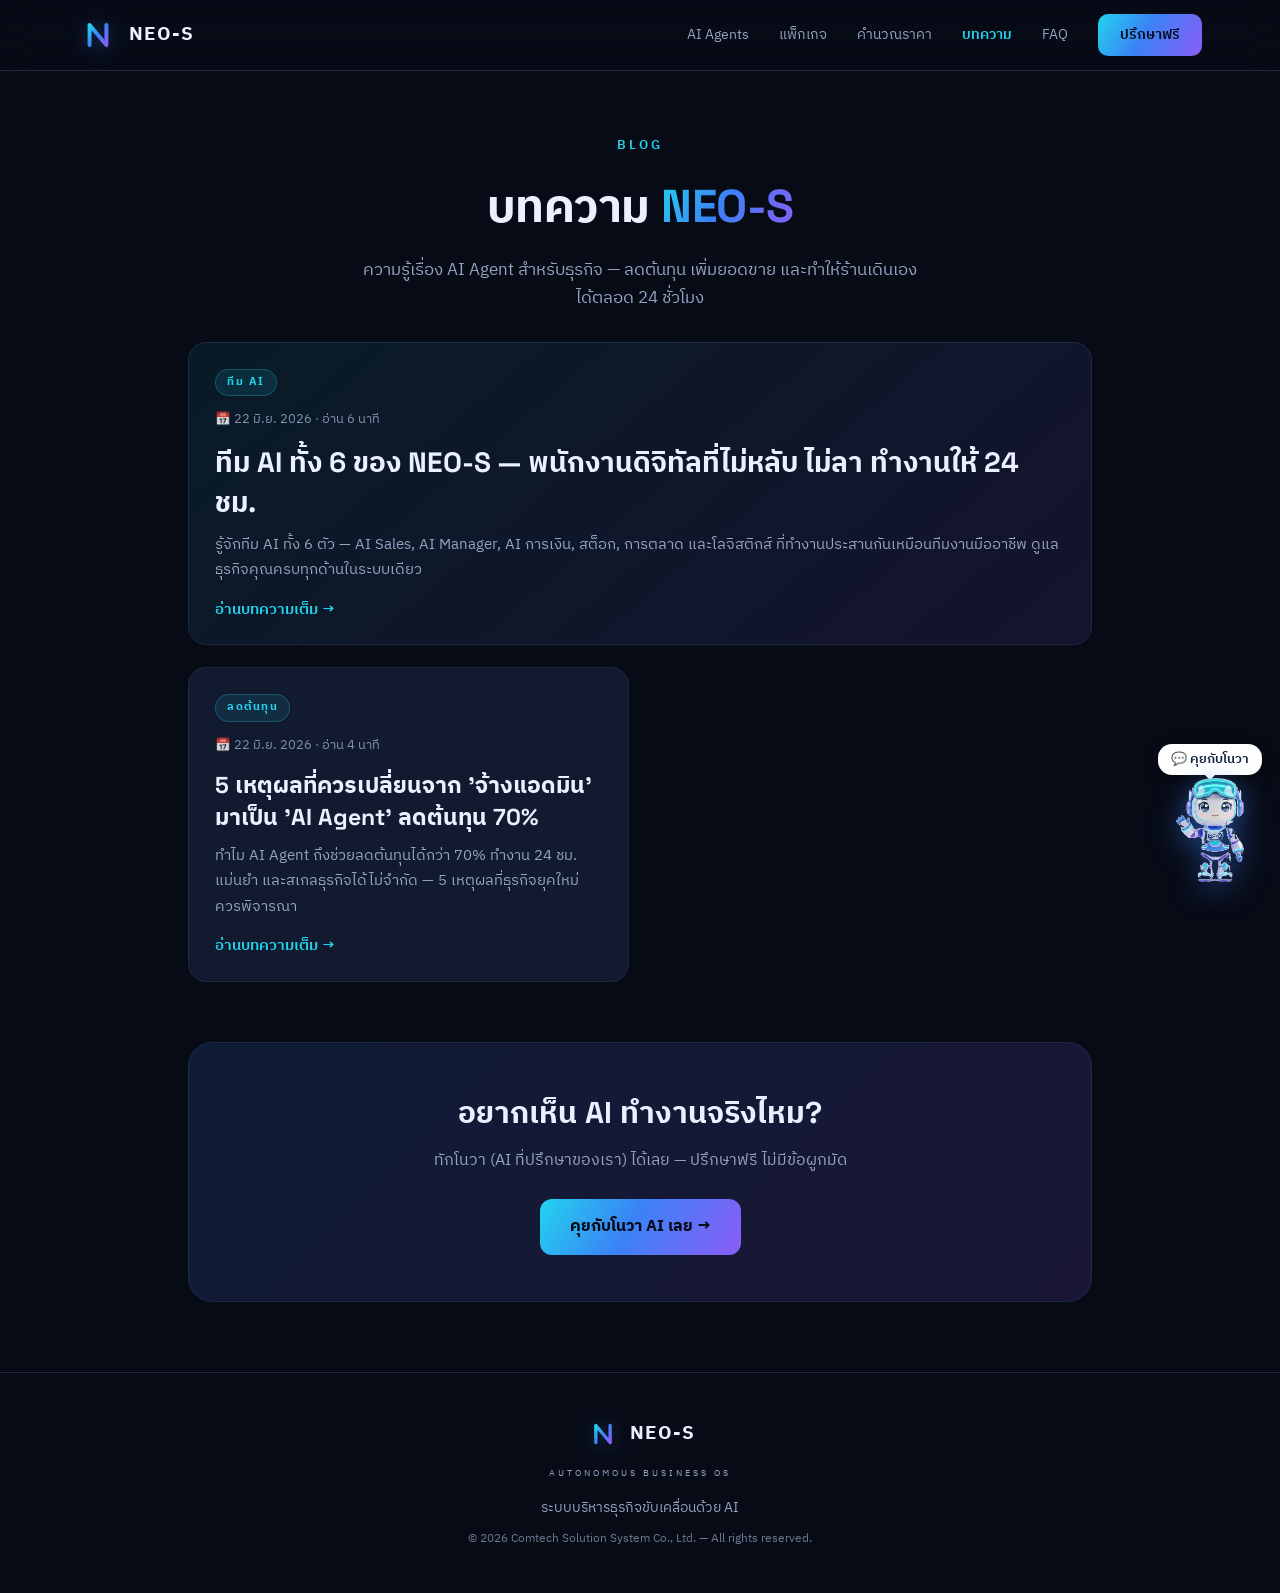
<file: blog.html>
<!DOCTYPE html>
<html lang="th">
<head>
<meta charset="UTF-8">
<meta name="viewport" content="width=device-width, initial-scale=1.0">
<title>บทความ — NEO-S | ความรู้ AI Agent สำหรับธุรกิจ</title>
<link rel="icon" href="data:image/svg+xml,%3Csvg xmlns='http://www.w3.org/2000/svg' viewBox='0 0 200 200'%3E%3Cpolyline points='58,150 58,50 142,150 142,50' fill='none' stroke='%2322D3EE' stroke-width='24' stroke-linecap='round' stroke-linejoin='round'/%3E%3C/svg%3E">
<meta name="description" content="บทความจาก NEO-S — ความรู้เรื่อง AI Agent สำหรับธุรกิจ ลดต้นทุน เพิ่มยอดขาย และทำให้ร้านเดินเองได้ 24 ชม.">
<link rel="preconnect" href="https://fonts.googleapis.com">
<link rel="preconnect" href="https://fonts.gstatic.com" crossorigin>
<link href="https://fonts.googleapis.com/css2?family=Space+Grotesk:wght@400;500;600;700&family=IBM+Plex+Sans+Thai:wght@300;400;500;600;700&display=swap" rel="stylesheet">
<style>
  * { box-sizing: border-box; margin: 0; padding: 0; }
  :root {
    --bg:#070B16; --bg-2:#0C1322; --card:#111A2E; --line:#1E2A44;
    --txt:#EAF0FF; --txt-dim:#95A3C2; --blue:#3B82F6; --cyan:#22D3EE;
    --violet:#8B5CF6; --gold:#E2B679;
    --grad:linear-gradient(120deg, #22D3EE 0%, #3B82F6 45%, #8B5CF6 100%);
  }
  html { scroll-behavior: smooth; }
  body { font-family:'IBM Plex Sans Thai','Space Grotesk',sans-serif; background:var(--bg); color:var(--txt); line-height:1.6; overflow-x:hidden; -webkit-font-smoothing:antialiased; }
  h1,h2,h3,.en { font-family:'Space Grotesk','IBM Plex Sans Thai',sans-serif; }
  a { text-decoration:none; color:inherit; }
  .grad-txt { background:var(--grad); -webkit-background-clip:text; background-clip:text; -webkit-text-fill-color:transparent; }
  .wrap { max-width:960px; margin:0 auto; padding:0 28px; }

  /* nav */
  nav { position:sticky; top:0; z-index:100; background:rgba(7,11,22,0.82); backdrop-filter:blur(16px); border-bottom:1px solid var(--line); }
  .nav-in { max-width:1180px; margin:0 auto; padding:0 28px; height:70px; display:flex; align-items:center; justify-content:space-between; }
  .logo { display:flex; align-items:center; gap:11px; }
  .logo-mark { width:40px; height:40px; display:flex; align-items:center; justify-content:center; }
  .logo-mark svg { filter:drop-shadow(0 2px 10px rgba(59,130,246,0.45)); }
  .logo-txt { font-weight:700; font-size:19px; letter-spacing:1px; }
  .nav-links { display:flex; gap:30px; align-items:center; }
  .nav-links a { font-size:14px; color:var(--txt-dim); transition:color .2s; }
  .nav-links a:hover { color:var(--txt); }
  .nav-links a.active { color:var(--cyan); font-weight:600; }
  .nav-cta { background:var(--grad); color:#050A14 !important; padding:10px 22px; border-radius:10px; font-weight:600; font-size:14px; display:inline-block; transition:transform .2s, box-shadow .2s; }
  .nav-cta:hover { transform:translateY(-2px); box-shadow:0 8px 24px rgba(59,130,246,0.45); }
  @media(max-width:820px){ .nav-links a:not(.nav-cta){ display:none; } }

  /* hero */
  .blog-hero { text-align:center; padding:64px 0 30px; }
  .eyebrow { font-size:13px; letter-spacing:3px; text-transform:uppercase; color:var(--cyan); font-weight:600; margin-bottom:14px; }
  .blog-hero h1 { font-size:clamp(30px, 5vw, 46px); font-weight:700; letter-spacing:-0.5px; margin-bottom:14px; }
  .blog-hero p { color:var(--txt-dim); font-size:17px; max-width:560px; margin:0 auto; }

  /* grid */
  .blog-grid { display:grid; grid-template-columns:repeat(2,1fr); gap:22px; padding-bottom:30px; }
  @media(max-width:720px){ .blog-grid { grid-template-columns:1fr; } }
  .post { display:flex; flex-direction:column; background:var(--card); border:1px solid var(--line); border-radius:18px; padding:26px 26px 22px; transition:border-color .2s, transform .2s; }
  .post:hover { border-color:rgba(34,211,238,0.45); transform:translateY(-3px); }
  .post.feat { grid-column:1 / -1; background:linear-gradient(140deg, rgba(34,211,238,0.08), rgba(139,92,246,0.10)); }
  .post .cat { display:inline-block; align-self:flex-start; font-size:11px; letter-spacing:1.5px; text-transform:uppercase; color:var(--cyan); font-weight:700; background:rgba(34,211,238,.1); border:1px solid rgba(34,211,238,.25); padding:4px 11px; border-radius:999px; margin-bottom:14px; }
  .post h2 { font-size:clamp(19px, 2.6vw, 23px); font-weight:700; line-height:1.4; margin-bottom:10px; }
  .post.feat h2 { font-size:clamp(22px, 3.4vw, 28px); }
  .post p { color:var(--txt-dim); font-size:15px; line-height:1.7; margin-bottom:16px; flex:1; }
  .post .read { font-size:14.5px; color:var(--cyan); font-weight:600; }
  .post:hover .read { text-decoration:underline; }
  .post .pmeta { font-size:12.5px; color:var(--txt-dim); margin-bottom:13px; opacity:.85; }

  /* cta */
  .cta-box { background:linear-gradient(135deg, rgba(59,130,246,0.14), rgba(139,92,246,0.14)); border:1px solid var(--line); border-radius:24px; padding:46px 32px; text-align:center; margin:30px 0 70px; }
  .cta-box h2 { font-size:clamp(22px, 4vw, 30px); margin-bottom:12px; }
  .cta-box p { color:var(--txt-dim); margin-bottom:26px; font-size:15.5px; }
  .btn-primary { background:var(--grad); color:#050A14; padding:15px 30px; border-radius:12px; font-weight:700; font-size:16px; border:none; cursor:pointer; display:inline-block; transition:transform .2s, box-shadow .2s; }
  .btn-primary:hover { transform:translateY(-2px); box-shadow:0 12px 32px rgba(59,130,246,0.4); }

  /* footer */
  footer { border-top:1px solid var(--line); padding:44px 0; text-align:center; }
  footer .foot-brand { display:inline-flex; align-items:center; gap:10px; }
  footer .foot-brand svg { filter:drop-shadow(0 2px 10px rgba(59,130,246,0.4)); }
  footer .foot-sub { font-size:9px; letter-spacing:3px; color:var(--txt-dim); text-transform:uppercase; margin:7px 0 16px; }
  footer p { color:var(--txt-dim); font-size:14px; }
  footer .copy { font-size:12px; margin-top:10px; opacity:.7; }
  /* nova-mascot-fab */
  .chat-fab { position:fixed; bottom:18px; right:18px; z-index:200; background:none; border:none; padding:0; cursor:pointer; text-decoration:none; display:flex; flex-direction:column; align-items:center; gap:3px; transition:transform .2s; }
  .chat-fab:hover { transform:scale(1.06); }
  .chat-fab:hover .nova-wrap { animation-play-state:paused; }
  .nova-bubble { background:#fff; color:#15233f; font-weight:600; font-size:13px; padding:5px 13px; border-radius:14px; box-shadow:0 4px 14px rgba(0,0,0,.4); white-space:nowrap; position:relative; animation:novaBob 2.4s ease-in-out infinite; }
  .nova-bubble::after { content:""; position:absolute; bottom:-5px; left:50%; transform:translateX(-50%); border-left:6px solid transparent; border-right:6px solid transparent; border-top:6px solid #fff; }
  .nova-wrap { position:relative; display:block; animation:novaFloat 3.4s ease-in-out infinite; filter:drop-shadow(0 6px 14px rgba(59,130,246,.55)); }
  .nova-img { width:68px; height:auto; display:block; }
  .nova-closed { position:absolute; top:0; left:0; opacity:0; animation:novaBlink 5s infinite; }
  @keyframes novaFloat { 0%,100%{transform:translateY(0)} 50%{transform:translateY(-7px)} }
  @keyframes novaBob { 0%,100%{transform:translateY(0)} 50%{transform:translateY(-3px)} }
  @keyframes novaBlink { 0%,93%,100%{opacity:0} 95%,97%{opacity:1} }
  @media(max-width:600px){ .nova-img{width:56px} .nova-bubble{font-size:11px;padding:4px 9px} }
</style>

  <link rel="canonical" href="https://neos-css.com/blog.html">
  <meta property="og:type" content="website">
  <meta property="og:site_name" content="NEO-S by Comtech Solution System">
  <meta property="og:title" content="บทความ — NEO-S | ความรู้ AI Agent สำหรับธุรกิจ">
  <meta property="og:description" content="ความรู้เรื่อง AI Agent สำหรับธุรกิจ ลดต้นทุน เพิ่มยอดขาย และทำให้ร้านเดินเองได้ 24 ชม.">
  <meta property="og:url" content="https://neos-css.com/blog.html">
  <meta property="og:image" content="https://neos-css.com/css-logo.jpg">
  <meta property="og:locale" content="th_TH">
  <meta name="twitter:card" content="summary_large_image">
  <meta name="twitter:image" content="https://neos-css.com/css-logo.jpg">
</head>
<body>
<svg width="0" height="0" style="position:absolute" aria-hidden="true"><defs><linearGradient id="ng" x1="0" y1="0" x2="1" y2="1"><stop offset="0%" stop-color="#22D3EE"/><stop offset="50%" stop-color="#3B82F6"/><stop offset="100%" stop-color="#8B5CF6"/></linearGradient></defs></svg>

<nav>
  <div class="nav-in">
    <a class="logo" href="index.html">
      <div class="logo-mark"><svg viewBox="0 0 200 200" width="40" height="40"><polyline points="58,150 58,50 142,150 142,50" fill="none" stroke="url(#ng)" stroke-width="20" stroke-linecap="round" stroke-linejoin="round"/></svg></div>
      <div class="logo-txt">NEO-S</div>
    </a>
    <div class="nav-links">
      <a href="index.html#agents">AI Agents</a>
      <a href="index.html#pricing">แพ็กเกจ</a>
      <a href="index.html#calculator">คำนวณราคา</a>
      <a href="blog.html" class="active">บทความ</a>
      <a href="faq.html">FAQ</a>
      <a class="nav-cta" href="index.html#contact">ปรึกษาฟรี</a>
    </div>
  </div>
</nav>

<header class="blog-hero">
  <div class="wrap">
    <div class="eyebrow">Blog</div>
    <h1>บทความ <span class="grad-txt">NEO-S</span></h1>
    <p>ความรู้เรื่อง AI Agent สำหรับธุรกิจ — ลดต้นทุน เพิ่มยอดขาย และทำให้ร้านเดินเองได้ตลอด 24 ชั่วโมง</p>
  </div>
</header>

<main>
  <div class="wrap">
    <div class="blog-grid">

      <a class="post feat" href="blog-neos-ai-team.html">
        <span class="cat">ทีม AI</span>
        <div class="pmeta">📅 22 มิ.ย. 2026 · อ่าน 6 นาที</div>
        <h2>ทีม AI ทั้ง 6 ของ NEO-S — พนักงานดิจิทัลที่ไม่หลับ ไม่ลา ทำงานให้ 24 ชม.</h2>
        <p>รู้จักทีม AI ทั้ง 6 ตัว — AI Sales, AI Manager, AI การเงิน, สต็อก, การตลาด และโลจิสติกส์ ที่ทำงานประสานกันเหมือนทีมงานมืออาชีพ ดูแลธุรกิจคุณครบทุกด้านในระบบเดียว</p>
        <span class="read">อ่านบทความเต็ม →</span>
      </a>

      <a class="post" href="blog-ai-agent-vs-admin.html">
        <span class="cat">ลดต้นทุน</span>
        <div class="pmeta">📅 22 มิ.ย. 2026 · อ่าน 4 นาที</div>
        <h2>5 เหตุผลที่ควรเปลี่ยนจาก 'จ้างแอดมิน' มาเป็น 'AI Agent' ลดต้นทุน 70%</h2>
        <p>ทำไม AI Agent ถึงช่วยลดต้นทุนได้กว่า 70% ทำงาน 24 ชม. แม่นยำ และสเกลธุรกิจได้ไม่จำกัด — 5 เหตุผลที่ธุรกิจยุคใหม่ควรพิจารณา</p>
        <span class="read">อ่านบทความเต็ม →</span>
      </a>

    </div>

    <div class="cta-box">
      <h2>อยากเห็น AI ทำงานจริงไหม?</h2>
      <p>ทักโนวา (AI ที่ปรึกษาของเรา) ได้เลย — ปรึกษาฟรี ไม่มีข้อผูกมัด</p>
      <a class="btn-primary" href="index.html#contact">คุยกับโนวา AI เลย →</a>
    </div>
  </div>
</main>

<footer>
  <div class="wrap">
    <div class="foot-brand">
      <svg viewBox="0 0 200 200" width="34" height="34"><polyline points="58,150 58,50 142,150 142,50" fill="none" stroke="url(#ng)" stroke-width="20" stroke-linecap="round" stroke-linejoin="round"/></svg>
      <span class="logo-txt">NEO-S</span>
    </div>
    <div class="foot-sub">Autonomous Business OS</div>
    <p>ระบบบริหารธุรกิจขับเคลื่อนด้วย AI</p>
    <p class="copy">© 2026 Comtech Solution System Co., Ltd. — All rights reserved.</p>
  </div>
</footer>

<a class="chat-fab" href="index.html#contact" aria-label="คุยกับโนวา AI">
  <span class="nova-bubble">💬 คุยกับโนวา</span>
  <span class="nova-wrap">
    <img class="nova-img nova-open" src="nova-open.png?v=3" alt="โนวา AI" decoding="async">
    <img class="nova-img nova-closed" src="nova-closed.png?v=3" alt="" aria-hidden="true" decoding="async">
  </span>
</a>

</body>
</html>
</file>
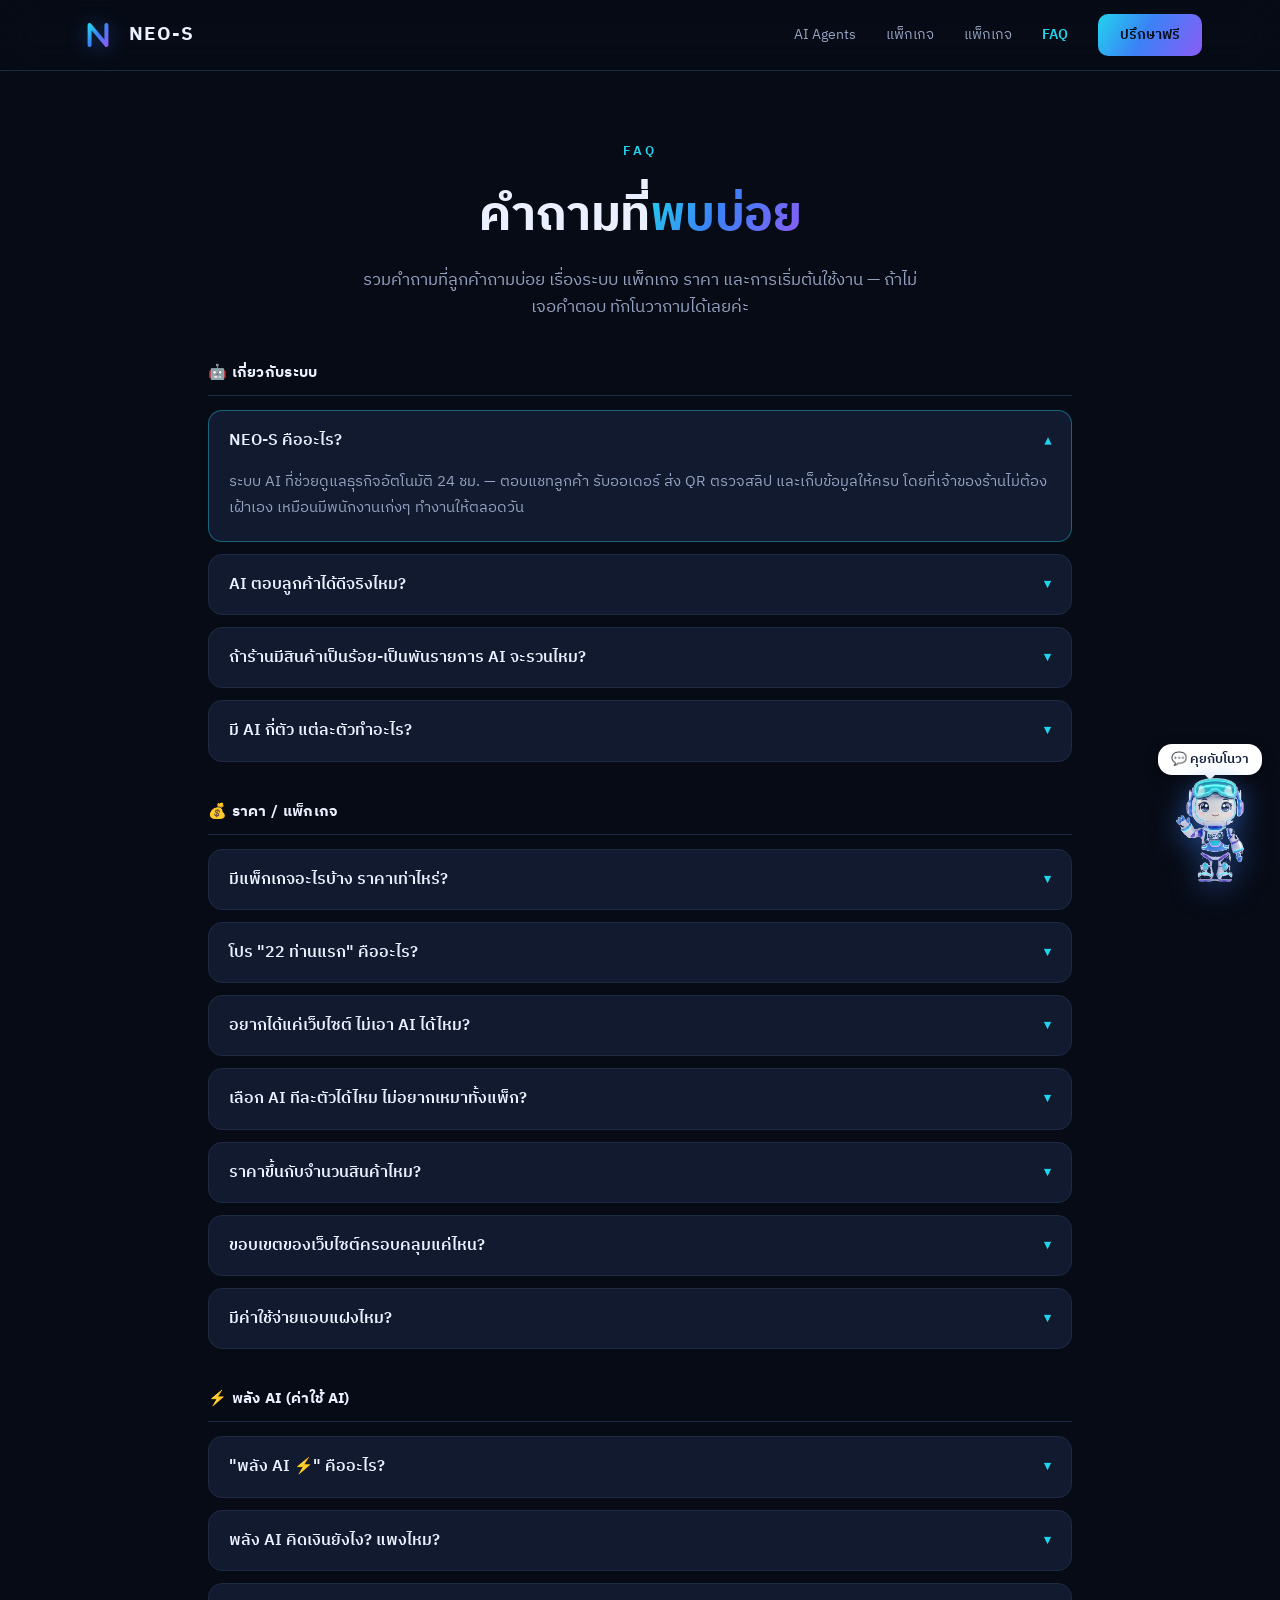
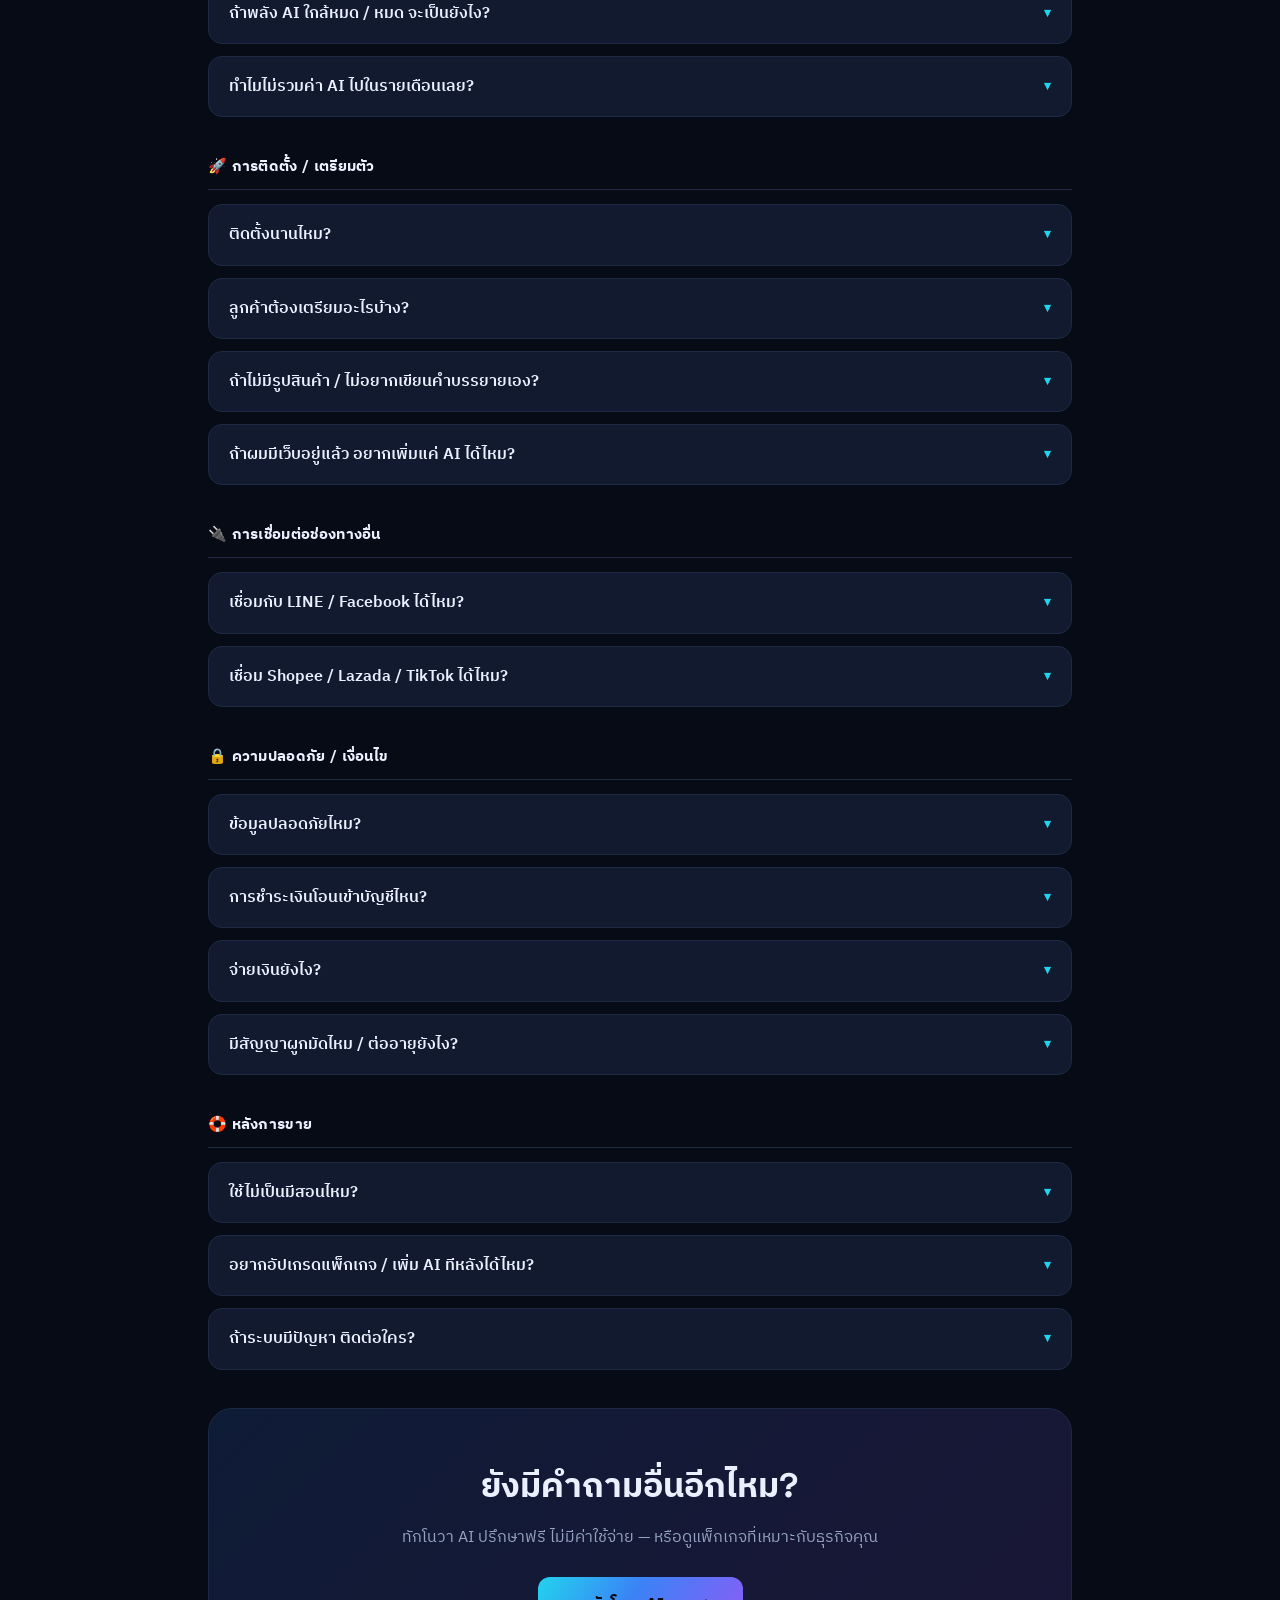
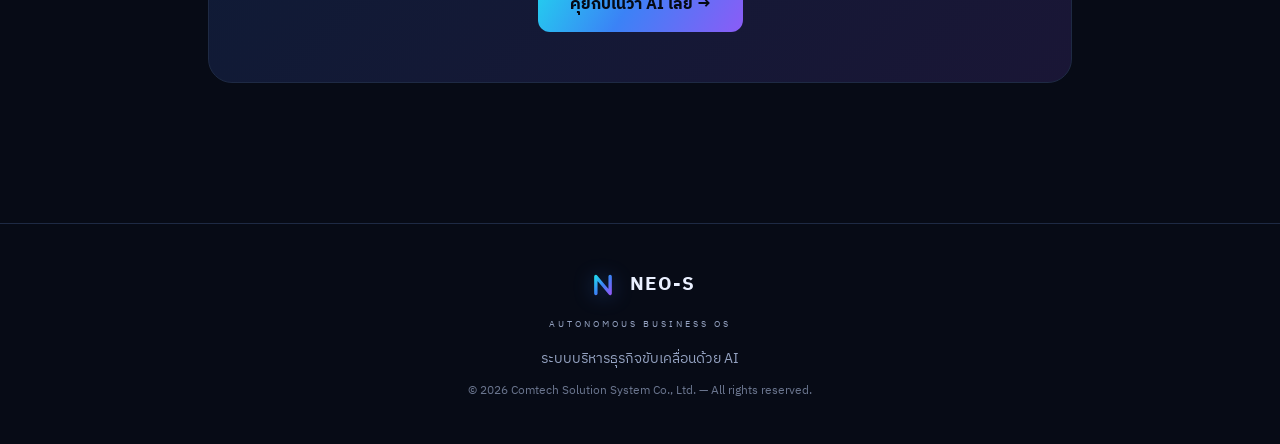
<file: faq.html>
<!DOCTYPE html>
<html lang="th">
<head>
<meta charset="UTF-8">
<meta name="viewport" content="width=device-width, initial-scale=1.0">
<title>คำถามที่พบบ่อย (FAQ) — NEO-S | Comtech Solution System</title>
<link rel="icon" href="data:image/svg+xml,%3Csvg xmlns='http://www.w3.org/2000/svg' viewBox='0 0 200 200'%3E%3Cpolyline points='58,150 58,50 142,150 142,50' fill='none' stroke='%2322D3EE' stroke-width='24' stroke-linecap='round' stroke-linejoin='round'/%3E%3C/svg%3E">
<meta name="description" content="คำถามที่พบบ่อยเกี่ยวกับระบบ NEO-S — แพ็กเกจ ราคา พลัง AI การติดตั้ง และเงื่อนไข โดย Comtech Solution System">
<link rel="preconnect" href="https://fonts.googleapis.com">
<link rel="preconnect" href="https://fonts.gstatic.com" crossorigin>
<link href="https://fonts.googleapis.com/css2?family=Space+Grotesk:wght@400;500;600;700&family=IBM+Plex+Sans+Thai:wght@300;400;500;600;700&display=swap" rel="stylesheet">
<style>
  * { box-sizing: border-box; margin: 0; padding: 0; }
  :root {
    --bg:#070B16; --bg-2:#0C1322; --card:#111A2E; --line:#1E2A44;
    --txt:#EAF0FF; --txt-dim:#95A3C2; --blue:#3B82F6; --cyan:#22D3EE;
    --violet:#8B5CF6; --gold:#E2B679;
    --grad:linear-gradient(120deg, #22D3EE 0%, #3B82F6 45%, #8B5CF6 100%);
  }
  html { scroll-behavior: smooth; }
  body { font-family:'IBM Plex Sans Thai','Space Grotesk',sans-serif; background:var(--bg); color:var(--txt); line-height:1.6; overflow-x:hidden; -webkit-font-smoothing:antialiased; }
  h1,h2,h3,.en { font-family:'Space Grotesk','IBM Plex Sans Thai',sans-serif; }
  a { text-decoration:none; color:inherit; }
  .grad-txt { background:var(--grad); -webkit-background-clip:text; background-clip:text; -webkit-text-fill-color:transparent; }
  .wrap { max-width:920px; margin:0 auto; padding:0 28px; }

  /* nav */
  nav { position:sticky; top:0; z-index:100; background:rgba(7,11,22,0.82); backdrop-filter:blur(16px); border-bottom:1px solid var(--line); }
  .nav-in { max-width:1180px; margin:0 auto; padding:0 28px; height:70px; display:flex; align-items:center; justify-content:space-between; }
  .logo { display:flex; align-items:center; gap:11px; }
  .logo-mark { width:40px; height:40px; display:flex; align-items:center; justify-content:center; }
  .logo-mark svg { filter:drop-shadow(0 2px 10px rgba(59,130,246,0.45)); }
  .logo-txt { font-weight:700; font-size:19px; letter-spacing:1px; }
  .nav-links { display:flex; gap:30px; align-items:center; }
  .nav-links a { font-size:14px; color:var(--txt-dim); transition:color .2s; }
  .nav-links a:hover { color:var(--txt); }
  .nav-links a.active { color:var(--cyan); font-weight:600; }
  .nav-cta { background:var(--grad); color:#050A14 !important; padding:10px 22px; border-radius:10px; font-weight:600; font-size:14px; display:inline-block; transition:transform .2s, box-shadow .2s; }
  .nav-cta:hover { transform:translateY(-2px); box-shadow:0 8px 24px rgba(59,130,246,0.45); }
  @media(max-width:820px){ .nav-links a:not(.nav-cta){ display:none; } }

  /* hero */
  .faq-hero { text-align:center; padding:70px 0 40px; }
  .eyebrow { font-size:13px; letter-spacing:3px; text-transform:uppercase; color:var(--cyan); font-weight:600; margin-bottom:14px; }
  .faq-hero h1 { font-size:clamp(32px, 5vw, 48px); font-weight:700; letter-spacing:-0.5px; margin-bottom:14px; }
  .faq-hero p { color:var(--txt-dim); font-size:17px; max-width:560px; margin:0 auto; }

  /* faq groups */
  .faq-main { padding-bottom:70px; }
  .faq-group { margin-bottom:38px; }
  .faq-group-title { font-size:15px; font-weight:700; color:var(--txt); margin-bottom:14px; padding-bottom:10px; border-bottom:1px solid var(--line); letter-spacing:.3px; }
  .faq-item { border:1px solid var(--line); border-radius:14px; margin-bottom:12px; background:var(--card); overflow:hidden; transition:border-color .2s; }
  .faq-item:hover { border-color:#2c3d5e; }
  .faq-item.open { border-color:rgba(34,211,238,0.4); }
  .faq-q { width:100%; text-align:left; background:none; border:none; cursor:pointer; color:var(--txt); font-family:inherit; font-size:15.5px; font-weight:600; padding:18px 20px; display:flex; align-items:center; justify-content:space-between; gap:14px; line-height:1.5; }
  .faq-ar { flex-shrink:0; color:var(--cyan); font-size:13px; transition:transform .3s; }
  .faq-item.open .faq-ar { transform:rotate(180deg); }
  .faq-a { max-height:0; overflow:hidden; transition:max-height .35s ease; }
  .faq-item.open .faq-a { max-height:600px; }
  .faq-a-in { padding:0 20px 20px; color:var(--txt-dim); font-size:14.5px; line-height:1.75; }
  .faq-a-in b { color:var(--txt); font-weight:600; }
  .faq-a-in ul { margin:8px 0 0; padding-left:4px; list-style:none; }
  .faq-a-in li { padding:3px 0; }
  .faq-note { display:block; margin-top:10px; padding:10px 14px; background:var(--bg-2); border-left:3px solid var(--cyan); border-radius:0 8px 8px 0; font-size:13.5px; }

  /* cta */
  .cta-box { background:linear-gradient(135deg, rgba(59,130,246,0.14), rgba(139,92,246,0.14)); border:1px solid var(--line); border-radius:24px; padding:50px 36px; text-align:center; margin-bottom:70px; }
  .cta-box h2 { font-size:clamp(24px, 4vw, 34px); margin-bottom:12px; }
  .cta-box p { color:var(--txt-dim); margin-bottom:26px; font-size:16px; }
  .btn-primary { background:var(--grad); color:#050A14; padding:15px 32px; border-radius:12px; font-weight:700; font-size:16px; border:none; cursor:pointer; display:inline-block; transition:transform .2s, box-shadow .2s; }
  .btn-primary:hover { transform:translateY(-2px); box-shadow:0 12px 32px rgba(59,130,246,0.4); }

  /* footer */
  footer { border-top:1px solid var(--line); padding:44px 0; text-align:center; }
  footer .foot-brand { display:inline-flex; align-items:center; gap:10px; }
  footer .foot-brand svg { filter:drop-shadow(0 2px 10px rgba(59,130,246,0.4)); }
  footer .foot-sub { font-size:9px; letter-spacing:3px; color:var(--txt-dim); text-transform:uppercase; margin:7px 0 16px; }
  footer p { color:var(--txt-dim); font-size:14px; }
  footer .copy { font-size:12px; margin-top:10px; opacity:.7; }
  /* nova-mascot-fab */
  .chat-fab { position:fixed; bottom:18px; right:18px; z-index:200; background:none; border:none; padding:0; cursor:pointer; text-decoration:none; display:flex; flex-direction:column; align-items:center; gap:3px; transition:transform .2s; }
  .chat-fab:hover { transform:scale(1.06); }
  .chat-fab:hover .nova-wrap { animation-play-state:paused; }
  .nova-bubble { background:#fff; color:#15233f; font-weight:600; font-size:13px; padding:5px 13px; border-radius:14px; box-shadow:0 4px 14px rgba(0,0,0,.4); white-space:nowrap; position:relative; animation:novaBob 2.4s ease-in-out infinite; }
  .nova-bubble::after { content:""; position:absolute; bottom:-5px; left:50%; transform:translateX(-50%); border-left:6px solid transparent; border-right:6px solid transparent; border-top:6px solid #fff; }
  .nova-wrap { position:relative; display:block; animation:novaFloat 3.4s ease-in-out infinite; filter:drop-shadow(0 6px 14px rgba(59,130,246,.55)); }
  .nova-img { width:68px; height:auto; display:block; }
  .nova-closed { position:absolute; top:0; left:0; opacity:0; animation:novaBlink 5s infinite; }
  @keyframes novaFloat { 0%,100%{transform:translateY(0)} 50%{transform:translateY(-7px)} }
  @keyframes novaBob { 0%,100%{transform:translateY(0)} 50%{transform:translateY(-3px)} }
  @keyframes novaBlink { 0%,93%,100%{opacity:0} 95%,97%{opacity:1} }
  @media(max-width:600px){ .nova-img{width:56px} .nova-bubble{font-size:11px;padding:4px 9px} }
</style>

  <!-- SEO / Social — added 2026-06-09 -->
  <link rel="canonical" href="https://neos-css.com/faq.html">
  <meta property="og:type" content="website">
  <meta property="og:site_name" content="NEO-S by Comtech Solution System">
  <meta property="og:title" content="คำถามที่พบบ่อย (FAQ) — NEO-S">
  <meta property="og:description" content="คำถามที่พบบ่อยเกี่ยวกับระบบ NEO-S — แพ็กเกจ ราคา พลัง AI การติดตั้ง และเงื่อนไข โดย Comtech Solution System">
  <meta property="og:url" content="https://neos-css.com/faq.html">
  <meta property="og:image" content="https://neos-css.com/css-logo.jpg">
  <meta property="og:locale" content="th_TH">
  <meta name="twitter:card" content="summary_large_image">
  <meta name="twitter:image" content="https://neos-css.com/css-logo.jpg">
  <script type="application/ld+json">
  {"@context":"https://schema.org","@type":"FAQPage","mainEntity":[{"@type":"Question","name":"NEO-S คืออะไร?","acceptedAnswer":{"@type":"Answer","text":"ระบบ AI ที่ช่วยดูแลธุรกิจอัตโนมัติ 24 ชม. — ตอบแชทลูกค้า รับออเดอร์ ส่ง QR ตรวจสลิป และเก็บข้อมูลให้ครบ โดยที่เจ้าของร้านไม่ต้องเฝ้าเอง เหมือนมีพนักงานเก่งๆ ทำงานให้ตลอดวัน"}},{"@type":"Question","name":"AI ตอบลูกค้าได้ดีจริงไหม?","acceptedAnswer":{"@type":"Answer","text":"ได้จริงค่ะ — มีระบบ LUMINA Skincare ใช้งานจริงอยู่แล้ว (ลองแชทดูได้) AI แนะนำสินค้า ปิดการขาย และตอบเป็นธรรมชาติเหมือนพนักงานขายที่เก่ง"}},{"@type":"Question","name":"ถ้าร้านมีสินค้าเป็นร้อย-เป็นพันรายการ AI จะรวนไหม?","acceptedAnswer":{"@type":"Answer","text":"ไม่รวนค่ะ — ระบบ \"ค้นเฉพาะสินค้าที่เกี่ยวข้อง\" กับคำถามลูกค้า ไม่ได้อ่านทั้งหมดทุกครั้ง จึงตอบไว แม่นยำ แม้สินค้าเยอะ"}},{"@type":"Question","name":"มี AI กี่ตัว แต่ละตัวทำอะไร?","acceptedAnswer":{"@type":"Answer","text":"มี 5 ผู้ช่วย AI พร้อมใช้ + โลจิสติกส์เร็วๆ นี้ ค่ะ — 🛒 AI Sales (ตอบแชท/รับออเดอร์/ปิดการขาย) · 💰 AI Finance (ตรวจสลิป/บันทึกรายรับ) · 📦 AI Inventory (เฝ้าสต็อก/เตือนของหมด) · 🧠 AI Manager (Dashboard/วางแผนกลยุทธ์) · 📣 AI Marketing (ทำรูปโปร/บรอดแคสต์) · 🚚 AI Logistics (ติดตามพัสดุ — เร็วๆ นี้) ครบทั้งชุดในแพ็ก 2 AI · 5 Agent"}},{"@type":"Question","name":"มีแพ็กเกจอะไรบ้าง ราคาเท่าไหร่?","acceptedAnswer":{"@type":"Answer","text":"มี 2 แพ็กหลักค่ะ (ราคาด้านล่างเป็น โปรเปิดตัว 22 ท่านแรก): ⭐ 2 AI · 5 Agent — ทีม AI ครบ 5 หน้าที่ (ขาย/ผู้จัดการ/การเงิน/คลัง/การตลาด) + เว็บไซต์ · ฿22,000 (จาก ฿39,000) + ฿5,990/เดือน 🏢 5 AI · 5 Agent — แยก 5 สมอง AI เฉพาะฝ่าย สำหรับธุรกิจใหญ่ · ปรึกษาเพิ่ม 🔌 เสริม AI เข้าระบบเดิม (มีเว็บ/ระบบอยู่แล้ว) · ปรึกษาฟรี · 🚚 AI Logistics เร็วๆ นี้ · ค่าติดตั้ง = พัฒนาระบบพร้อมติดตั้ง จ่ายครั้งเดียว · รายเดือน = ดูแลระบบต่อเนื่อง"}},{"@type":"Question","name":"โปร \"22 ท่านแรก\" คืออะไร?","acceptedAnswer":{"@type":"Answer","text":"เป็นโปรเปิดตัวพิเศษค่ะ 🎂 — เฉพาะลูกค้า 22 ท่านแรกเท่านั้น ได้ราคาค่าพัฒนาระบบถูกกว่าปกติ (เช่น 2 AI · 5 Agent จากปกติ ฿39,000 เหลือ ฿22,000 ประหยัด ฿17,000) หลังจากนั้นกลับเป็นราคาปกติ"}},{"@type":"Question","name":"อยากได้แค่เว็บไซต์ ไม่เอา AI ได้ไหม?","acceptedAnswer":{"@type":"Answer","text":"เฉพาะเว็บไซต์ ฿9,000 (ครั้งเดียว) + รายปี ฿2,500 (.com) / ฿3,200 (.co.th) รวมโดเมน + โฮสติ้ง ไม่มีค่ารายเดือน · ได้เว็บร้าน + แคตตาล็อก + ระบบแอดมินจัดการ · อยากเพิ่ม AI ทีหลังได้ทุกเมื่อ ไม่ต้องรื้อ"}},{"@type":"Question","name":"เลือก AI ทีละตัวได้ไหม ไม่อยากเหมาทั้งแพ็ก?","acceptedAnswer":{"@type":"Answer","text":"ตอนนี้เราจัดเป็นทีม AI ครบชุดค่ะ (2 AI · 5 Agent) เพื่อให้ทำงานประสานกันได้เต็มที่ คุ้มกว่าเลือกทีละตัว · ถ้ามีเว็บ/ระบบอยู่แล้วอยากเพิ่มเฉพาะบางส่วน เลือกเสริม AI เข้าระบบเดิม ปรึกษาฟรีได้ + มี add-on เสริม (สะสมแต้ม/LINE/FB/ใบเสนอราคา)"}},{"@type":"Question","name":"ราคาขึ้นกับจำนวนสินค้าไหม?","acceptedAnswer":{"@type":"Answer","text":"แพ็กเกจรวม สินค้าไม่เกิน 50 รายการ ค่ะ — เกินจากนั้นคิดเพิ่ม ฿20/รายการ (จ่ายตามจริง ไม่มีกระโดดขั้น) · ถ้าสินค้าเยอะส่ง Excel มาได้ ระบบ import ทีเดียว"}},{"@type":"Question","name":"ขอบเขตของเว็บไซต์ครอบคลุมแค่ไหน?","acceptedAnswer":{"@type":"Answer","text":"1 หน้า · ไม่เกิน 5 เมนู · สินค้าไม่เกิน 50 ชิ้น (เกินคิด ฿20/รายการ) · แก้ไขได้ 3 ครั้ง (เกินครั้งละ ฿3,000) · ไม่รวมค่าโดเมน · อยากได้มากกว่านี้ (เพิ่มหน้า/ฟีเจอร์พิเศษ) ส่งรายละเอียดให้โนวา ขอใบเสนอราคาได้"}},{"@type":"Question","name":"มีค่าใช้จ่ายแอบแฝงไหม?","acceptedAnswer":{"@type":"Answer","text":"ไม่มีค่ะ — ทุกแพ็กเกจได้ ฟรี Hosting ปีแรก + ติดตั้ง + เทรนการใช้งาน + ปรับแบรนด์ (โลโก้/สี/ชื่อ AI) + ตรวจสลิปฟรี 100 สลิป/เดือน + พลัง AI เดือนแรกฟรี ส่วนปีถัดไปคิดตามตกลง แจ้งล่วงหน้าชัดเจน"}},{"@type":"Question","name":"\"พลัง AI ⚡\" คืออะไร?","acceptedAnswer":{"@type":"Answer","text":"เหมือน \"แบตเตอรี่\" ของ AI ค่ะ 🔋 — ทุกครั้งที่ AI คุยกับลูกค้าจะใช้พลังนิดหน่อย เปรียบเหมือนเติมเงินมือถือ ใช้ไปเรื่อยๆ ใกล้หมดก็เติม ทำให้ AI ทำงานให้ร้านได้ตลอด"}},{"@type":"Question","name":"พลัง AI คิดเงินยังไง? แพงไหม?","acceptedAnswer":{"@type":"Answer","text":"คิดตามที่ใช้จริง โปร่งใส คิดตามทุน ไม่บวกกำไรค่ะ — ลูกค้าทักมา 1 ครั้ง (ถาม-ตอบ 1 รอบ) ใช้พลังเพียง ราว 1.4 บาท เท่านั้น · เดือนแรกฟรี ให้ลองใช้ก่อน · หลังจากนั้นเติมตามจริง เติมเองได้สะดวก 💡 เราได้กำไรจากค่าพัฒนาระบบ + ดูแลรายเดือน ไม่ได้กำไรจากค่า AI — ลูกค้าเลยมั่นใจได้ว่าไม่โดนบวกแพง"}},{"@type":"Question","name":"ถ้าพลัง AI ใกล้หมด / หมด จะเป็นยังไง?","acceptedAnswer":{"@type":"Answer","text":"ไม่ดับเงียบค่ะ — ระบบจะ เตือนเจ้าของร้านผ่าน LINE ตั้งแต่พลังเริ่มน้อย (50% / 20% / ใกล้หมด) ให้เติมทัน · ถ้าหมดจริง AI จะแจ้งลูกค้าสุภาพๆ ว่าเดี๋ยวกลับมาตอบ พร้อมปุ่มให้เจ้าของเติมได้ทันที"}},{"@type":"Question","name":"ทำไมไม่รวมค่า AI ไปในรายเดือนเลย?","acceptedAnswer":{"@type":"Answer","text":"เพราะแต่ละร้านใช้ไม่เท่ากันค่ะ — แยกออกมาให้ จ่ายเท่าที่ใช้จริง ร้านเล็กไม่ต้องจ่ายเผื่อร้านใหญ่ ยุติธรรมกว่า + เห็นชัดว่าจ่ายค่าอะไร"}},{"@type":"Question","name":"ติดตั้งนานไหม?","acceptedAnswer":{"@type":"Answer","text":"7-14 วันทำการค่ะ — เราดูแลให้ครบ ตั้งระบบ เชื่อมต่อ ทดสอบ จนพร้อมใช้งาน แล้วอบรมการใช้งานให้"}},{"@type":"Question","name":"ลูกค้าต้องเตรียมอะไรบ้าง?","acceptedAnswer":{"@type":"Answer","text":"เตรียม ① ข้อมูลสินค้า (ชื่อ/ราคา/รายละเอียด) ② รูปสินค้า ③ โลโก้/ข้อมูลร้าน ④ เบอร์ PromptPay หรือ เลขที่บัญชี + ชื่อบัญชี (สำหรับรับเงินจากลูกค้า) 💡 ถ้าสินค้าเยอะ ส่งเป็นไฟล์ Excel มาได้ ระบบ import ทีเดียว ไม่ต้องกรอกทีละรายการ"}},{"@type":"Question","name":"ถ้าไม่มีรูปสินค้า / ไม่อยากเขียนคำบรรยายเอง?","acceptedAnswer":{"@type":"Answer","text":"มีบริการเสริมค่ะ — AI ช่วยเขียนคำบรรยายสินค้า ให้น่าซื้อ และ บริการจัดทำรูปสินค้า (คิดค่าบริการเพิ่ม)"}},{"@type":"Question","name":"ถ้าผมมีเว็บอยู่แล้ว อยากเพิ่มแค่ AI ได้ไหม?","acceptedAnswer":{"@type":"Answer","text":"ได้ค่ะ มีหลายระดับ — ① ฝังแชต AI ในเว็บเดิม (ง่าย ราคาประหยัด) ② ให้ AI อ่านข้อมูลจากระบบเดิม (ต้องประเมินการเชื่อมต่อ) ③ เชื่อมลึกกับระบบ/ERP (ทำเฉพาะเคส) · กดปุ่ม \"ขอประเมิน\" บนเว็บ โนวาจะเก็บรายละเอียดแล้วทีมงานเสนอราคาให้"}},{"@type":"Question","name":"เชื่อมกับ LINE / Facebook ได้ไหม?","acceptedAnswer":{"@type":"Answer","text":"LINE พร้อมใช้งานแล้วค่ะ — AI ตอบลูกค้าใน LINE OA ได้ · ส่วน Facebook กำลังพัฒนา (เร็วๆ นี้) จะเป็น add-on ให้เพิ่มได้ ลูกค้าทักจากช่องทางไหน AI ก็ตอบให้"}},{"@type":"Question","name":"เชื่อม Shopee / Lazada / TikTok ได้ไหม?","acceptedAnswer":{"@type":"Answer","text":"อยู่ในแผนพัฒนาค่ะ — ตอนนี้แนะนำเริ่มจากเว็บ + LINE ก่อน"}},{"@type":"Question","name":"ข้อมูลปลอดภัยไหม?","acceptedAnswer":{"@type":"Answer","text":"ปลอดภัยค่ะ — API Key ซ่อนในระบบหลังบ้าน + มี Rate Limit กันสแปม + ข้อมูลเก็บใน Supabase (มาตรฐานสากล)"}},{"@type":"Question","name":"การชำระเงินโอนเข้าบัญชีไหน?","acceptedAnswer":{"@type":"Answer","text":"โอนเข้าบัญชีชื่อ \"บริษัท คอมเทคโซลูชั่นซิสเต็ม จำกัด\" เท่านั้น — บริษัทไม่มีนโยบายรับโอนเข้าบัญชีบุคคล (โปรดระวังมิจฉาชีพสวมรอย)"}},{"@type":"Question","name":"จ่ายเงินยังไง?","acceptedAnswer":{"@type":"Answer","text":"มัดจำ 60% ก่อนเริ่มติดตั้ง · ส่วนที่เหลือ 40% เมื่อส่งมอบงานเสร็จ"}},{"@type":"Question","name":"มีสัญญาผูกมัดไหม / ต่ออายุยังไง?","acceptedAnswer":{"@type":"Answer","text":"ทำสัญญา ปีต่อปี (1 ปี) ค่ะ — ก่อนครบกำหนดจะมี แจ้งเตือนล่วงหน้า 1 เดือน เพื่อต่ออายุ ไม่มีการต่อให้อัตโนมัติแบบงงๆ · ค่าบริการรายเดือนจ่าย ล่าช้าได้ไม่เกิน 7 วัน"}},{"@type":"Question","name":"ใช้ไม่เป็นมีสอนไหม?","acceptedAnswer":{"@type":"Answer","text":"มีค่ะ — อบรมการใช้งานตอนส่งมอบ + มี Support ดูแลต่อเนื่องรายเดือน (ดูแลทุกแพ็กเกจเท่ากัน)"}},{"@type":"Question","name":"อยากอัปเกรดแพ็กเกจ / เพิ่ม AI ทีหลังได้ไหม?","acceptedAnswer":{"@type":"Answer","text":"ได้ค่ะ — อัปเกรดได้ทุกเมื่อ ไม่ต้องรื้อระบบ เพิ่ม AI ตัวที่อยากได้เข้าไปได้เลย"}},{"@type":"Question","name":"ถ้าระบบมีปัญหา ติดต่อใคร?","acceptedAnswer":{"@type":"Answer","text":"ทีม CSS ดูแลให้ค่ะ — email: info@neos-css.com"}}]}
  </script>
</head>
<body>
<svg width="0" height="0" style="position:absolute" aria-hidden="true"><defs><linearGradient id="ng" x1="0" y1="0" x2="1" y2="1"><stop offset="0%" stop-color="#22D3EE"/><stop offset="50%" stop-color="#3B82F6"/><stop offset="100%" stop-color="#8B5CF6"/></linearGradient></defs></svg>

<nav>
  <div class="nav-in">
    <a class="logo" href="index.html">
      <div class="logo-mark"><svg viewBox="0 0 200 200" width="40" height="40"><polyline points="58,150 58,50 142,150 142,50" fill="none" stroke="url(#ng)" stroke-width="20" stroke-linecap="round" stroke-linejoin="round"/></svg></div>
      <div class="logo-txt">NEO-S</div>
    </a>
    <div class="nav-links">
      <a href="index.html#agents">AI Agents</a>
      <a href="index.html#pricing">แพ็กเกจ</a>
      <a href="index.html#pricing">แพ็กเกจ</a>
      <a href="faq.html" class="active">FAQ</a>
      <a class="nav-cta" href="index.html#contact">ปรึกษาฟรี</a>
    </div>
  </div>
</nav>

<header class="faq-hero">
  <div class="wrap">
    <div class="eyebrow">FAQ</div>
    <h1>คำถามที่<span class="grad-txt">พบบ่อย</span></h1>
    <p>รวมคำถามที่ลูกค้าถามบ่อย เรื่องระบบ แพ็กเกจ ราคา และการเริ่มต้นใช้งาน — ถ้าไม่เจอคำตอบ ทักโนวาถามได้เลยค่ะ</p>
  </div>
</header>

<main class="faq-main">
  <div class="wrap">

    <div class="faq-group">
      <div class="faq-group-title">🤖 เกี่ยวกับระบบ</div>

      <div class="faq-item open">
        <button class="faq-q">NEO-S คืออะไร?<span class="faq-ar">▾</span></button>
        <div class="faq-a"><div class="faq-a-in">ระบบ AI ที่ช่วยดูแลธุรกิจอัตโนมัติ 24 ชม. — ตอบแชทลูกค้า รับออเดอร์ ส่ง QR ตรวจสลิป และเก็บข้อมูลให้ครบ โดยที่เจ้าของร้านไม่ต้องเฝ้าเอง เหมือนมีพนักงานเก่งๆ ทำงานให้ตลอดวัน</div></div>
      </div>

      <div class="faq-item">
        <button class="faq-q">AI ตอบลูกค้าได้ดีจริงไหม?<span class="faq-ar">▾</span></button>
        <div class="faq-a"><div class="faq-a-in">ได้จริงค่ะ — มีระบบ LUMINA Skincare ใช้งานจริงอยู่แล้ว (ลองแชทดูได้) AI แนะนำสินค้า ปิดการขาย และตอบเป็นธรรมชาติเหมือนพนักงานขายที่เก่ง</div></div>
      </div>

      <div class="faq-item">
        <button class="faq-q">ถ้าร้านมีสินค้าเป็นร้อย-เป็นพันรายการ AI จะรวนไหม?<span class="faq-ar">▾</span></button>
        <div class="faq-a"><div class="faq-a-in">ไม่รวนค่ะ — ระบบ "ค้นเฉพาะสินค้าที่เกี่ยวข้อง" กับคำถามลูกค้า ไม่ได้อ่านทั้งหมดทุกครั้ง จึงตอบไว แม่นยำ แม้สินค้าเยอะ</div></div>
      </div>

      <div class="faq-item">
        <button class="faq-q">มี AI กี่ตัว แต่ละตัวทำอะไร?<span class="faq-ar">▾</span></button>
        <div class="faq-a"><div class="faq-a-in">มี 5 ผู้ช่วย AI พร้อมใช้ + โลจิสติกส์เร็วๆ นี้ ค่ะ — 🛒 <b>AI Sales</b> (ตอบแชท/รับออเดอร์/ปิดการขาย) · 💰 <b>AI Finance</b> (ตรวจสลิป/บันทึกรายรับ) · 📦 <b>AI Inventory</b> (เฝ้าสต็อก/เตือนของหมด) · 🧠 <b>AI Manager</b> (Dashboard/วางแผนกลยุทธ์) · 📣 <b>AI Marketing</b> (ทำรูปโปร/บรอดแคสต์) · 🚚 <b>AI Logistics</b> (ติดตามพัสดุ — เร็วๆ นี้) ครบทั้งชุดในแพ็ก 2 AI · 5 Agent</div></div>
      </div>
    </div>

    <div class="faq-group">
      <div class="faq-group-title">💰 ราคา / แพ็กเกจ</div>

      <div class="faq-item">
        <button class="faq-q">มีแพ็กเกจอะไรบ้าง ราคาเท่าไหร่?<span class="faq-ar">▾</span></button>
        <div class="faq-a"><div class="faq-a-in">มี 2 แพ็กหลักค่ะ (ราคาด้านล่างเป็น <b>โปรเปิดตัว 22 ท่านแรก</b>):
          <ul>
            <li>⭐ <b>2 AI · 5 Agent</b> — ทีม AI ครบ 5 หน้าที่ (ขาย/ผู้จัดการ/การเงิน/คลัง/การตลาด) + เว็บไซต์ · <b>฿22,000</b> (จาก ฿39,000) + ฿5,990/เดือน</li>
            <li>🏢 <b>5 AI · 5 Agent</b> — แยก 5 สมอง AI เฉพาะฝ่าย สำหรับธุรกิจใหญ่ · ปรึกษาเพิ่ม</li>
            <li>🔌 <b>เสริม AI เข้าระบบเดิม</b> — มีเว็บ/ระบบอยู่แล้ว เพิ่มทีม AI เข้าหลังบ้าน · ปรึกษาฟรี</li>
          </ul>
          <span class="faq-note">🚚 AI โลจิสติกส์ เร็วๆ นี้ · มี add-on เสริม (สะสมแต้ม/LINE/FB/ใบเสนอราคา) · ค่าติดตั้ง = พัฒนาระบบพร้อมติดตั้ง จ่ายครั้งเดียว · รายเดือน = ดูแลระบบต่อเนื่อง</span></div></div>
      </div>

      <div class="faq-item">
        <button class="faq-q">โปร "22 ท่านแรก" คืออะไร?<span class="faq-ar">▾</span></button>
        <div class="faq-a"><div class="faq-a-in">เป็นโปรเปิดตัวพิเศษค่ะ 🎂 — เฉพาะลูกค้า 22 ท่านแรกเท่านั้น ได้ราคาค่าพัฒนาระบบถูกกว่าปกติ (เช่น 2 AI · 5 Agent จากปกติ ฿39,000 เหลือ ฿22,000 ประหยัด ฿17,000) หลังจากนั้นกลับเป็นราคาปกติ</div></div>
      </div>

      <div class="faq-item">
        <button class="faq-q">อยากได้แค่เว็บไซต์ ไม่เอา AI ได้ไหม?<span class="faq-ar">▾</span></button>
        <div class="faq-a"><div class="faq-a-in"><b>เฉพาะเว็บไซต์</b> ฿9,000 (ครั้งเดียว) + รายปี ฿2,500 (.com) / ฿3,200 (.co.th) <b>รวมโดเมน + โฮสติ้ง</b> ไม่มีค่ารายเดือน · ได้เว็บร้าน + แคตตาล็อก + ระบบแอดมินจัดการ · อยากเพิ่ม AI ทีหลังได้ทุกเมื่อ ไม่ต้องรื้อ</div></div>
      </div>

      <div class="faq-item">
        <button class="faq-q">เลือก AI ทีละตัวได้ไหม ไม่อยากเหมาทั้งแพ็ก?<span class="faq-ar">▾</span></button>
        <div class="faq-a"><div class="faq-a-in">ตอนนี้เราจัดเป็น "ทีม AI ครบชุด" ค่ะ (2 AI · 5 Agent) เพื่อให้ทำงานประสานกันได้เต็มที่ คุ้มกว่าเลือกทีละตัว · ถ้ามีเว็บ/ระบบอยู่แล้วอยากเพิ่มเฉพาะบางส่วน เลือก "เสริม AI เข้าระบบเดิม" ปรึกษาฟรีได้ + มี add-on เสริม (สะสมแต้ม/LINE/FB/ใบเสนอราคา)</div></div>
      </div>

      <div class="faq-item">
        <button class="faq-q">ราคาขึ้นกับจำนวนสินค้าไหม?<span class="faq-ar">▾</span></button>
        <div class="faq-a"><div class="faq-a-in">แพ็กเกจรวม <b>สินค้าไม่เกิน 50 รายการ</b> ค่ะ — เกินจากนั้นคิดเพิ่ม ฿20/รายการ (จ่ายตามจริง ไม่มีกระโดดขั้น) · ถ้าสินค้าเยอะส่ง Excel มาได้ ระบบ import ทีเดียว</div></div>
      </div>

      <div class="faq-item">
        <button class="faq-q">ขอบเขตของเว็บไซต์ครอบคลุมแค่ไหน?<span class="faq-ar">▾</span></button>
        <div class="faq-a"><div class="faq-a-in">1 หน้า · ไม่เกิน 5 เมนู · สินค้าไม่เกิน 50 ชิ้น (เกินคิด ฿20/รายการ) · แก้ไขได้ 3 ครั้ง (เกินครั้งละ ฿3,000) · ไม่รวมค่าโดเมน · <b>อยากได้มากกว่านี้</b> (เพิ่มหน้า/ฟีเจอร์พิเศษ) ส่งรายละเอียดให้โนวา ขอใบเสนอราคาได้</div></div>
      </div>

      <div class="faq-item">
        <button class="faq-q">มีค่าใช้จ่ายแอบแฝงไหม?<span class="faq-ar">▾</span></button>
        <div class="faq-a"><div class="faq-a-in">ไม่มีค่ะ — ทุกแพ็กเกจได้ <b>ฟรี Hosting ปีแรก + ติดตั้ง + เทรนการใช้งาน + ปรับแบรนด์ (โลโก้/สี/ชื่อ AI) + ตรวจสลิปฟรี 100 สลิป/เดือน + พลัง AI เดือนแรกฟรี</b> ส่วนปีถัดไปคิดตามตกลง แจ้งล่วงหน้าชัดเจน</div></div>
      </div>
    </div>

    <div class="faq-group">
      <div class="faq-group-title">⚡ พลัง AI (ค่าใช้ AI)</div>

      <div class="faq-item">
        <button class="faq-q">"พลัง AI ⚡" คืออะไร?<span class="faq-ar">▾</span></button>
        <div class="faq-a"><div class="faq-a-in">เหมือน "แบตเตอรี่" ของ AI ค่ะ 🔋 — ทุกครั้งที่ AI คุยกับลูกค้าจะใช้พลังนิดหน่อย เปรียบเหมือนเติมเงินมือถือ ใช้ไปเรื่อยๆ ใกล้หมดก็เติม ทำให้ AI ทำงานให้ร้านได้ตลอด</div></div>
      </div>

      <div class="faq-item">
        <button class="faq-q">พลัง AI คิดเงินยังไง? แพงไหม?<span class="faq-ar">▾</span></button>
        <div class="faq-a"><div class="faq-a-in">คิดตามที่ใช้จริง <b>โปร่งใส คิดตามทุน ไม่บวกกำไร</b>ค่ะ — ลูกค้าทักมา 1 ครั้ง (ถาม-ตอบ 1 รอบ) ใช้พลังเพียง <b>ราว 1.4 บาท</b> เท่านั้น · <b>เดือนแรกฟรี ให้ลองใช้ก่อน</b> · หลังจากนั้นเติมตามจริง เติมเองได้สะดวก
          <span class="faq-note">💡 เราได้กำไรจากค่าพัฒนาระบบ + ดูแลรายเดือน <b>ไม่ได้กำไรจากค่า AI</b> — ลูกค้าเลยมั่นใจได้ว่าไม่โดนบวกแพง</span></div></div>
      </div>

      <div class="faq-item">
        <button class="faq-q">ถ้าพลัง AI ใกล้หมด / หมด จะเป็นยังไง?<span class="faq-ar">▾</span></button>
        <div class="faq-a"><div class="faq-a-in">ไม่ดับเงียบค่ะ — ระบบจะ <b>เตือนเจ้าของร้านผ่าน LINE</b> ตั้งแต่พลังเริ่มน้อย (50% / 20% / ใกล้หมด) ให้เติมทัน · ถ้าหมดจริง AI จะแจ้งลูกค้าสุภาพๆ ว่าเดี๋ยวกลับมาตอบ พร้อมปุ่มให้เจ้าของเติมได้ทันที</div></div>
      </div>

      <div class="faq-item">
        <button class="faq-q">ทำไมไม่รวมค่า AI ไปในรายเดือนเลย?<span class="faq-ar">▾</span></button>
        <div class="faq-a"><div class="faq-a-in">เพราะแต่ละร้านใช้ไม่เท่ากันค่ะ — แยกออกมาให้ <b>จ่ายเท่าที่ใช้จริง</b> ร้านเล็กไม่ต้องจ่ายเผื่อร้านใหญ่ ยุติธรรมกว่า + เห็นชัดว่าจ่ายค่าอะไร</div></div>
      </div>
    </div>

    <div class="faq-group">
      <div class="faq-group-title">🚀 การติดตั้ง / เตรียมตัว</div>

      <div class="faq-item">
        <button class="faq-q">ติดตั้งนานไหม?<span class="faq-ar">▾</span></button>
        <div class="faq-a"><div class="faq-a-in"><b>7-14 วันทำการ</b>ค่ะ — เราดูแลให้ครบ ตั้งระบบ เชื่อมต่อ ทดสอบ จนพร้อมใช้งาน แล้วอบรมการใช้งานให้</div></div>
      </div>

      <div class="faq-item">
        <button class="faq-q">ลูกค้าต้องเตรียมอะไรบ้าง?<span class="faq-ar">▾</span></button>
        <div class="faq-a"><div class="faq-a-in">เตรียม ① ข้อมูลสินค้า (ชื่อ/ราคา/รายละเอียด) ② รูปสินค้า ③ โลโก้/ข้อมูลร้าน ④ เบอร์ PromptPay <b>หรือ</b> เลขที่บัญชี + ชื่อบัญชี (สำหรับรับเงินจากลูกค้า)
          <span class="faq-note">💡 ถ้าสินค้าเยอะ ส่งเป็นไฟล์ Excel มาได้ ระบบ import ทีเดียว ไม่ต้องกรอกทีละรายการ</span></div></div>
      </div>

      <div class="faq-item">
        <button class="faq-q">ถ้าไม่มีรูปสินค้า / ไม่อยากเขียนคำบรรยายเอง?<span class="faq-ar">▾</span></button>
        <div class="faq-a"><div class="faq-a-in">มีบริการเสริมค่ะ — <b>AI ช่วยเขียนคำบรรยายสินค้า</b> ให้น่าซื้อ และ <b>บริการจัดทำรูปสินค้า</b> (คิดค่าบริการเพิ่ม)</div></div>
      </div>

      <div class="faq-item">
        <button class="faq-q">ถ้าผมมีเว็บอยู่แล้ว อยากเพิ่มแค่ AI ได้ไหม?<span class="faq-ar">▾</span></button>
        <div class="faq-a"><div class="faq-a-in">ได้ค่ะ มีหลายระดับ — ① ฝังแชต AI ในเว็บเดิม (ง่าย ราคาประหยัด) ② ให้ AI อ่านข้อมูลจากระบบเดิม (ต้องประเมินการเชื่อมต่อ) ③ เชื่อมลึกกับระบบ/ERP (ทำเฉพาะเคส) · กดปุ่ม "ขอประเมิน" บนเว็บ โนวาจะเก็บรายละเอียดแล้วทีมงานเสนอราคาให้</div></div>
      </div>
    </div>

    <div class="faq-group">
      <div class="faq-group-title">🔌 การเชื่อมต่อช่องทางอื่น</div>

      <div class="faq-item">
        <button class="faq-q">เชื่อมกับ LINE / Facebook ได้ไหม?<span class="faq-ar">▾</span></button>
        <div class="faq-a"><div class="faq-a-in"><b>LINE พร้อมใช้งานแล้ว</b>ค่ะ — AI ตอบลูกค้าใน LINE OA ได้ · ส่วน Facebook กำลังพัฒนา (เร็วๆ นี้) จะเป็น add-on ให้เพิ่มได้ ลูกค้าทักจากช่องทางไหน AI ก็ตอบให้</div></div>
      </div>

      <div class="faq-item">
        <button class="faq-q">เชื่อม Shopee / Lazada / TikTok ได้ไหม?<span class="faq-ar">▾</span></button>
        <div class="faq-a"><div class="faq-a-in">อยู่ในแผนพัฒนาค่ะ — ตอนนี้แนะนำเริ่มจากเว็บ + LINE ก่อน</div></div>
      </div>
    </div>

    <div class="faq-group">
      <div class="faq-group-title">🔒 ความปลอดภัย / เงื่อนไข</div>

      <div class="faq-item">
        <button class="faq-q">ข้อมูลปลอดภัยไหม?<span class="faq-ar">▾</span></button>
        <div class="faq-a"><div class="faq-a-in">ปลอดภัยค่ะ — API Key ซ่อนในระบบหลังบ้าน + มี Rate Limit กันสแปม + ข้อมูลเก็บใน Supabase (มาตรฐานสากล)</div></div>
      </div>

      <div class="faq-item">
        <button class="faq-q">การชำระเงินโอนเข้าบัญชีไหน?<span class="faq-ar">▾</span></button>
        <div class="faq-a"><div class="faq-a-in">โอนเข้าบัญชีชื่อ <b>"บริษัท คอมเทคโซลูชั่นซิสเต็ม จำกัด"</b> เท่านั้น — บริษัทไม่มีนโยบายรับโอนเข้าบัญชีบุคคล (โปรดระวังมิจฉาชีพสวมรอย)</div></div>
      </div>

      <div class="faq-item">
        <button class="faq-q">จ่ายเงินยังไง?<span class="faq-ar">▾</span></button>
        <div class="faq-a"><div class="faq-a-in">มัดจำ 60% ก่อนเริ่มติดตั้ง · ส่วนที่เหลือ 40% เมื่อส่งมอบงานเสร็จ</div></div>
      </div>

      <div class="faq-item">
        <button class="faq-q">มีสัญญาผูกมัดไหม / ต่ออายุยังไง?<span class="faq-ar">▾</span></button>
        <div class="faq-a"><div class="faq-a-in">ทำสัญญา <b>ปีต่อปี (1 ปี)</b> ค่ะ — ก่อนครบกำหนดจะมี <b>แจ้งเตือนล่วงหน้า 1 เดือน</b> เพื่อต่ออายุ ไม่มีการต่อให้อัตโนมัติแบบงงๆ · ค่าบริการรายเดือนจ่าย <b>ล่าช้าได้ไม่เกิน 7 วัน</b></div></div>
      </div>
    </div>

    <div class="faq-group">
      <div class="faq-group-title">🛟 หลังการขาย</div>

      <div class="faq-item">
        <button class="faq-q">ใช้ไม่เป็นมีสอนไหม?<span class="faq-ar">▾</span></button>
        <div class="faq-a"><div class="faq-a-in">มีค่ะ — อบรมการใช้งานตอนส่งมอบ + มี Support ดูแลต่อเนื่องรายเดือน (ดูแลทุกแพ็กเกจเท่ากัน)</div></div>
      </div>

      <div class="faq-item">
        <button class="faq-q">อยากอัปเกรดแพ็กเกจ / เพิ่ม AI ทีหลังได้ไหม?<span class="faq-ar">▾</span></button>
        <div class="faq-a"><div class="faq-a-in">ได้ค่ะ — อัปเกรดได้ทุกเมื่อ ไม่ต้องรื้อระบบ เพิ่ม AI ตัวที่อยากได้เข้าไปได้เลย</div></div>
      </div>

      <div class="faq-item">
        <button class="faq-q">ถ้าระบบมีปัญหา ติดต่อใคร?<span class="faq-ar">▾</span></button>
        <div class="faq-a"><div class="faq-a-in">ทีม CSS ดูแลให้ค่ะ — email: info@neos-css.com</div></div>
      </div>
    </div>

    <div class="cta-box">
      <h2>ยังมีคำถามอื่นอีกไหม?</h2>
      <p>ทักโนวา AI ปรึกษาฟรี ไม่มีค่าใช้จ่าย — หรือดูแพ็กเกจที่เหมาะกับธุรกิจคุณ</p>
      <a class="btn-primary" href="index.html#contact">คุยกับโนวา AI เลย →</a>
    </div>

  </div>
</main>

<footer>
  <div class="wrap">
    <div class="foot-brand">
      <svg viewBox="0 0 200 200" width="34" height="34"><polyline points="58,150 58,50 142,150 142,50" fill="none" stroke="url(#ng)" stroke-width="20" stroke-linecap="round" stroke-linejoin="round"/></svg>
      <span class="logo-txt">NEO-S</span>
    </div>
    <div class="foot-sub">Autonomous Business OS</div>
    <p>ระบบบริหารธุรกิจขับเคลื่อนด้วย AI</p>
    <p class="copy">© 2026 Comtech Solution System Co., Ltd. — All rights reserved.</p>
  </div>
</footer>

<script>
  document.querySelectorAll('.faq-q').forEach(q => {
    q.addEventListener('click', () => q.parentElement.classList.toggle('open'));
  });
</script>
<a class="chat-fab" href="index.html#contact" aria-label="คุยกับโนวา AI">
  <span class="nova-bubble">💬 คุยกับโนวา</span>
  <span class="nova-wrap">
    <img class="nova-img nova-open" src="nova-open.png?v=3" alt="โนวา AI" decoding="async">
    <img class="nova-img nova-closed" src="nova-closed.png?v=3" alt="" aria-hidden="true" decoding="async">
  </span>
</a>

</body>
</html>
</file>
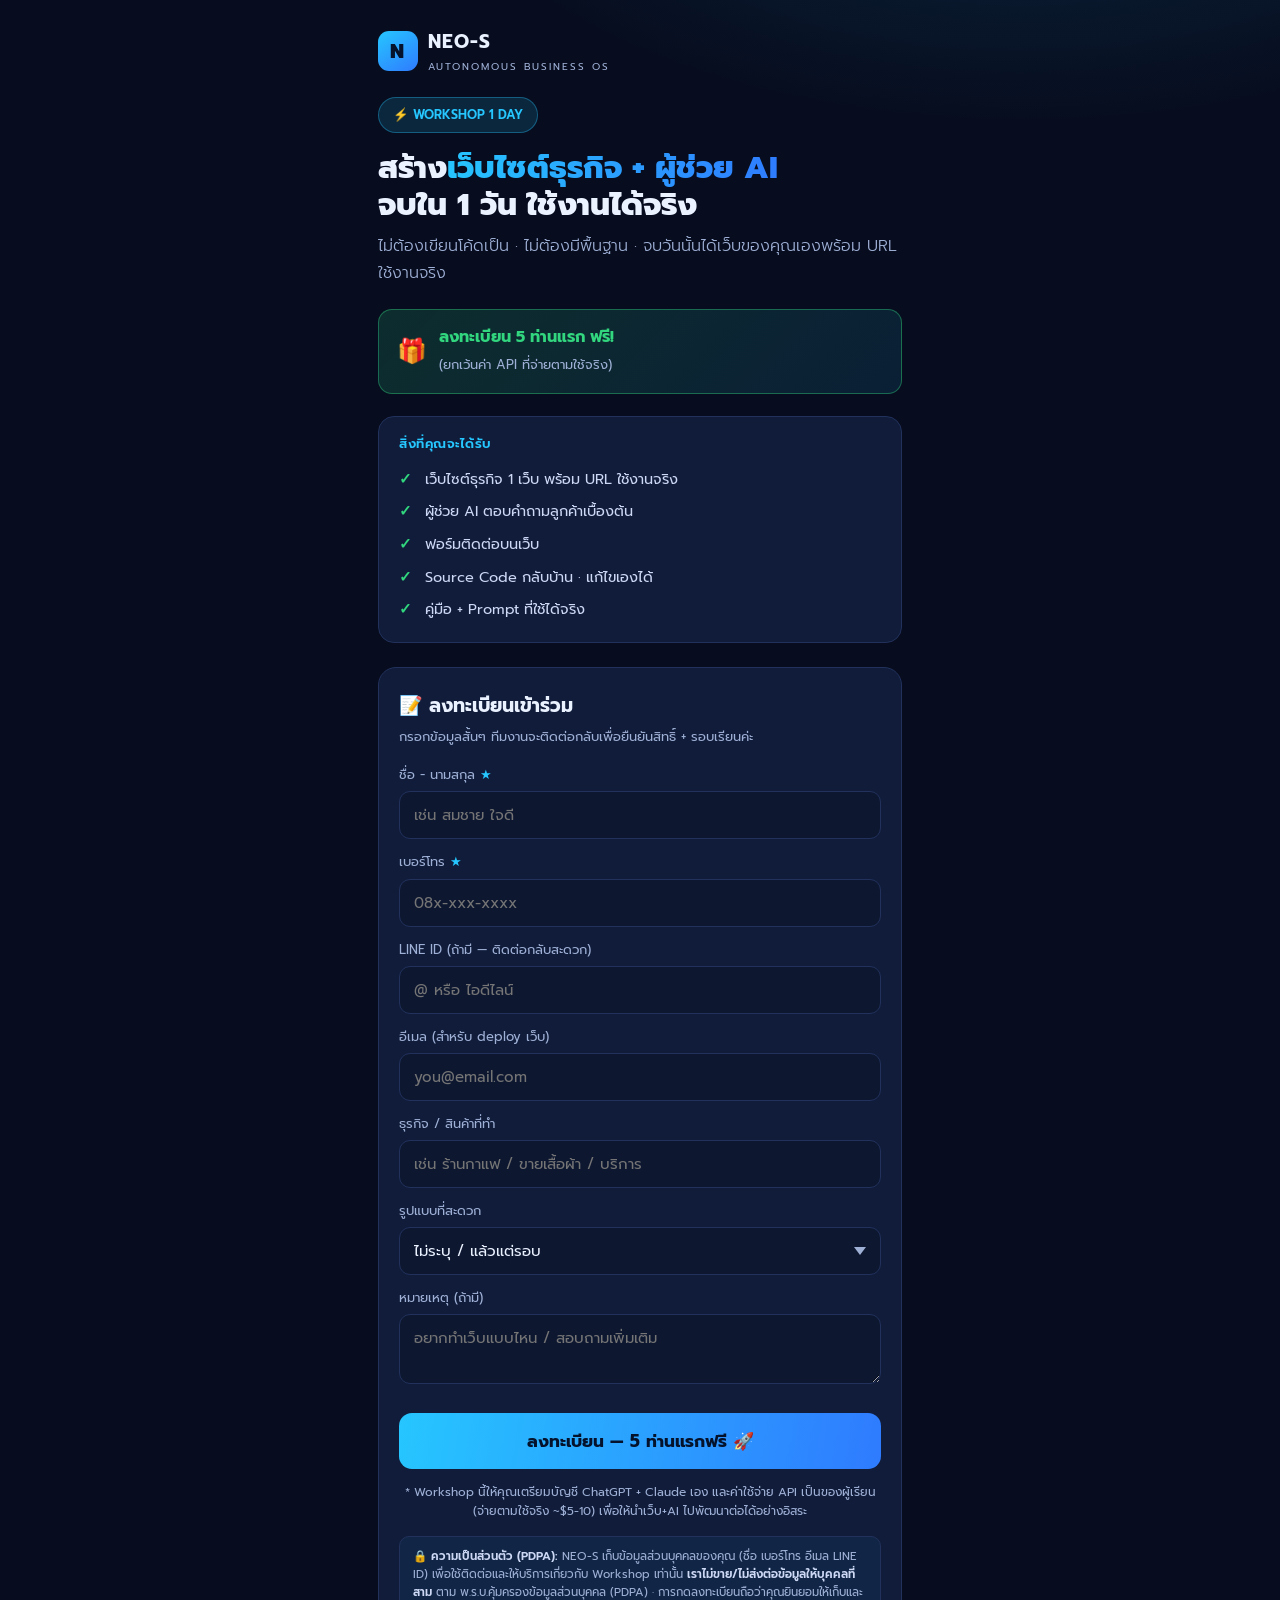
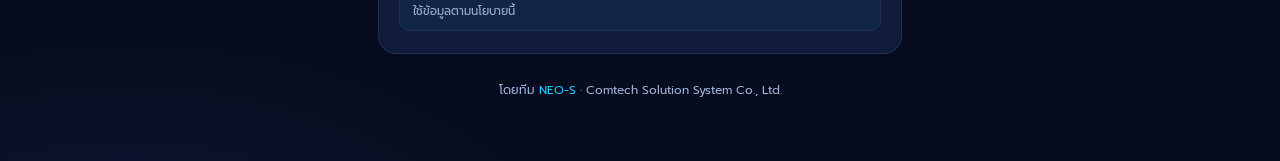
<file: workshop.html>
<!DOCTYPE html>
<html lang="th">
<head>
<meta charset="UTF-8">
<meta name="viewport" content="width=device-width, initial-scale=1.0">
<title>ลงทะเบียน Workshop — สร้างเว็บธุรกิจ + ผู้ช่วย AI | NEO-S</title>
<meta name="description" content="Workshop 1 วัน สร้างเว็บไซต์ธุรกิจ + ผู้ช่วย AI ตอบคำถามเบื้องต้น จบใน 1 วัน ใช้งานได้จริง — ลงทะเบียน 5 ท่านแรกฟรี">
<meta property="og:title" content="Workshop สร้างเว็บธุรกิจ + ผู้ช่วย AI — ลงทะเบียน 5 ท่านแรกฟรี">
<meta property="og:description" content="จบใน 1 วัน ใช้งานได้จริง · ได้เว็บ + ผู้ช่วย AI + Source Code กลับบ้าน">
<link rel="preconnect" href="https://fonts.googleapis.com">
<link rel="preconnect" href="https://fonts.gstatic.com" crossorigin>
<link href="https://fonts.googleapis.com/css2?family=Prompt:wght@300;400;500;600;700;800&display=swap" rel="stylesheet">
<style>
  :root{
    --bg:#070d1f; --bg2:#0d1730; --card:#101c3a; --line:#22315c;
    --cyan:#26c6ff; --blue:#2f7bff; --ink:#eaf1ff; --dim:#9fb0d6; --ok:#31d67e;
  }
  *{margin:0;padding:0;box-sizing:border-box}
  body{font-family:"Prompt",sans-serif;background:var(--bg);color:var(--ink);line-height:1.7;
    background-image:radial-gradient(1000px 500px at 80% -10%, rgba(38,198,255,.14), transparent 60%),
      radial-gradient(800px 500px at 10% 110%, rgba(47,123,255,.12), transparent 60%);}
  .wrap{max-width:560px;margin:0 auto;padding:26px 18px 60px}
  .logo{display:flex;align-items:center;gap:10px;margin-bottom:22px}
  .logo .m{width:40px;height:40px;border-radius:11px;background:linear-gradient(145deg,var(--cyan),var(--blue));
    display:flex;align-items:center;justify-content:center;font-weight:800;color:#04122b;font-size:20px}
  .logo b{font-size:19px;letter-spacing:1px}
  .logo span{font-size:10px;letter-spacing:2px;color:var(--dim);display:block;text-transform:uppercase}

  .tagpill{display:inline-block;background:rgba(38,198,255,.14);color:var(--cyan);border:1px solid rgba(38,198,255,.35);
    font-size:12.5px;font-weight:600;padding:6px 14px;border-radius:30px;margin-bottom:16px}
  h1{font-size:31px;font-weight:800;line-height:1.2;margin-bottom:10px}
  h1 .g{background:linear-gradient(100deg,var(--cyan),var(--blue));-webkit-background-clip:text;background-clip:text;color:transparent}
  .sub{color:var(--dim);font-size:16px;font-weight:300;margin-bottom:22px}

  .free{background:linear-gradient(135deg,rgba(49,214,126,.16),rgba(38,198,255,.1));border:1px solid rgba(49,214,126,.4);
    border-radius:14px;padding:14px 18px;margin-bottom:22px;display:flex;align-items:center;gap:12px}
  .free .big{font-size:24px}
  .free b{color:var(--ok)}

  .gets{background:var(--card);border:1px solid var(--line);border-radius:16px;padding:16px 20px;margin-bottom:24px}
  .gets .t{font-size:13px;color:var(--cyan);font-weight:600;letter-spacing:.5px;margin-bottom:8px}
  .gets ul{list-style:none}
  .gets li{padding:4px 0 4px 26px;position:relative;font-size:14.5px;color:#cdd8f5}
  .gets li:before{content:"✓";position:absolute;left:0;color:var(--ok);font-weight:700}

  form{background:var(--card);border:1px solid var(--line);border-radius:18px;padding:22px 20px}
  form h2{font-size:19px;margin-bottom:4px}
  form .fnote{font-size:13px;color:var(--dim);margin-bottom:16px}
  label{display:block;font-size:13px;color:var(--dim);margin:12px 0 5px}
  label .req{color:var(--cyan)}
  input,select,textarea{width:100%;font-family:inherit;font-size:15px;color:var(--ink);
    background:var(--bg2);border:1px solid var(--line);border-radius:11px;padding:12px 14px;outline:none;transition:.2s}
  input:focus,select:focus,textarea:focus{border-color:var(--cyan);box-shadow:0 0 0 3px rgba(38,198,255,.15)}
  select{appearance:none;background-image:url("data:image/svg+xml,%3Csvg xmlns='http://www.w3.org/2000/svg' width='12' height='8' viewBox='0 0 12 8'%3E%3Cpath fill='%239fb0d6' d='M6 8L0 0h12z'/%3E%3C/svg%3E");background-repeat:no-repeat;background-position:right 14px center}
  textarea{resize:vertical}
  .btn{width:100%;margin-top:20px;font-family:inherit;font-size:17px;font-weight:700;color:#04122b;cursor:pointer;
    background:linear-gradient(100deg,var(--cyan),var(--blue));border:none;border-radius:13px;padding:15px;transition:.2s}
  .btn:hover{filter:brightness(1.08);transform:translateY(-1px)}
  .btn:disabled{opacity:.6;cursor:not-allowed;transform:none}
  .apinote{font-size:12px;color:var(--dim);text-align:center;margin-top:14px;line-height:1.6}
  .err{color:#ff8a8a;font-size:13px;margin-top:8px;display:none}

  .done{display:none;background:var(--card);border:1px solid rgba(49,214,126,.4);border-radius:18px;padding:36px 24px;text-align:center}
  .done .ic{font-size:56px;margin-bottom:10px}
  .done h2{font-size:24px;color:var(--ok);margin-bottom:8px}
  .done p{color:var(--dim);font-size:15px}
  .done .li{margin-top:18px;font-size:14px;color:#cdd8f5}

  /* กล่องข้อความ "โนวา" หลังลงทะเบียน */
  .nova{display:flex;gap:11px;text-align:left;background:var(--bg2);border:1px solid var(--line);
    border-radius:14px;padding:14px 16px;margin-top:18px}
  .nova-av{flex:none;width:36px;height:36px;border-radius:10px;background:linear-gradient(145deg,var(--cyan),var(--blue));
    display:flex;align-items:center;justify-content:center;font-weight:800;color:#04122b;font-size:17px}
  .nova-name{font-size:12.5px;color:var(--cyan);font-weight:600;margin-bottom:3px}
  .nova-body p{color:#dbe4fb;font-size:14.5px;line-height:1.65;margin:0}

  /* PDPA */
  .pdpa{font-size:11.5px;color:var(--dim);line-height:1.6;margin-top:14px;
    background:rgba(38,198,255,.06);border:1px solid var(--line);border-radius:10px;padding:10px 13px}
  .pdpa b{color:#cdd8f5;font-weight:600}
  .foot{text-align:center;color:var(--dim);font-size:12px;margin-top:26px}
  .foot a{color:var(--cyan);text-decoration:none}
</style>
</head>
<body>
<div class="wrap">

  <div class="logo">
    <span class="m">N</span>
    <div><b>NEO-S</b><span>Autonomous Business OS</span></div>
  </div>

  <div id="pitch">
    <div class="tagpill">⚡ WORKSHOP 1 DAY</div>
    <h1>สร้าง<span class="g">เว็บไซต์ธุรกิจ + ผู้ช่วย AI</span><br>จบใน 1 วัน ใช้งานได้จริง</h1>
    <p class="sub">ไม่ต้องเขียนโค้ดเป็น · ไม่ต้องมีพื้นฐาน · จบวันนั้นได้เว็บของคุณเองพร้อม URL ใช้งานจริง</p>

    <div class="free" id="freeBox">
      <span class="big">🎁</span>
      <div><b>ลงทะเบียน 5 ท่านแรก ฟรี!</b> <span id="freeLeft" style="color:var(--cyan);font-weight:700"></span><br><span style="font-size:13px;color:var(--dim)">(ยกเว้นค่า API ที่จ่ายตามใช้จริง)</span></div>
    </div>

    <div class="gets">
      <div class="t">สิ่งที่คุณจะได้รับ</div>
      <ul>
        <li>เว็บไซต์ธุรกิจ 1 เว็บ พร้อม URL ใช้งานจริง</li>
        <li>ผู้ช่วย AI ตอบคำถามลูกค้าเบื้องต้น</li>
        <li>ฟอร์มติดต่อบนเว็บ</li>
        <li>Source Code กลับบ้าน · แก้ไขเองได้</li>
        <li>คู่มือ + Prompt ที่ใช้ได้จริง</li>
      </ul>
    </div>

    <form id="regForm" onsubmit="submitReg(event)">
      <h2>📝 ลงทะเบียนเข้าร่วม</h2>
      <div class="fnote">กรอกข้อมูลสั้นๆ ทีมงานจะติดต่อกลับเพื่อยืนยันสิทธิ์ + รอบเรียนค่ะ</div>

      <label>ชื่อ - นามสกุล <span class="req">★</span></label>
      <input id="f_name" type="text" placeholder="เช่น สมชาย ใจดี" autocomplete="name">

      <label>เบอร์โทร <span class="req">★</span></label>
      <input id="f_phone" type="tel" placeholder="08x-xxx-xxxx" autocomplete="tel">

      <label>LINE ID (ถ้ามี — ติดต่อกลับสะดวก)</label>
      <input id="f_line" type="text" placeholder="@ หรือ ไอดีไลน์">

      <label>อีเมล (สำหรับ deploy เว็บ)</label>
      <input id="f_email" type="email" placeholder="you@email.com" autocomplete="email">

      <label>ธุรกิจ / สินค้าที่ทำ</label>
      <input id="f_biz" type="text" placeholder="เช่น ร้านกาแฟ / ขายเสื้อผ้า / บริการ">

      <label>รูปแบบที่สะดวก</label>
      <select id="f_format">
        <option value="">ไม่ระบุ / แล้วแต่รอบ</option>
        <option>ออนไลน์ (Zoom)</option>
        <option>เรียนที่สถานที่ (Onsite)</option>
        <option>สะดวกทั้งสองแบบ</option>
      </select>

      <label>หมายเหตุ (ถ้ามี)</label>
      <textarea id="f_note" rows="2" placeholder="อยากทำเว็บแบบไหน / สอบถามเพิ่มเติม"></textarea>

      <button class="btn" id="regBtn" type="submit">ลงทะเบียน — 5 ท่านแรกฟรี 🚀</button>
      <div class="err" id="regErr"></div>
      <div class="apinote">* Workshop นี้ให้คุณเตรียมบัญชี ChatGPT + Claude เอง และค่าใช้จ่าย API เป็นของผู้เรียน (จ่ายตามใช้จริง ~$5-10) เพื่อให้นำเว็บ+AI ไปพัฒนาต่อได้อย่างอิสระ</div>
      <div class="pdpa">🔒 <b>ความเป็นส่วนตัว (PDPA):</b> NEO-S เก็บข้อมูลส่วนบุคคลของคุณ (ชื่อ เบอร์โทร อีเมล LINE ID) เพื่อใช้ติดต่อและให้บริการเกี่ยวกับ Workshop เท่านั้น <b>เราไม่ขาย/ไม่ส่งต่อข้อมูลให้บุคคลที่สาม</b> ตาม พ.ร.บ.คุ้มครองข้อมูลส่วนบุคคล (PDPA) · การกดลงทะเบียนถือว่าคุณยินยอมให้เก็บและใช้ข้อมูลตามนโยบายนี้</div>
    </form>
  </div>

  <div class="done" id="done">
    <div class="ic" id="doneIc">🎉</div>
    <h2 id="doneH">ลงทะเบียนสำเร็จ!</h2>
    <div class="nova">
      <span class="nova-av">N</span>
      <div class="nova-body">
        <div class="nova-name">โนวา · ผู้ช่วย AI ของ NEO-S</div>
        <p id="doneP">โนวาบันทึกข้อมูลของคุณเรียบร้อยแล้วค่ะ 💙 เดี๋ยวทีมงานจะติดต่อกลับเพื่อยืนยันวัน เวลา สถานที่ และสิทธิ์อีกครั้งนะคะ</p>
      </div>
    </div>
    <div class="li">📌 เตรียมตัว: โน้ตบุ๊ก · บัญชี ChatGPT · บัญชี Claude (Anthropic) · อีเมล</div>
  </div>

  <div class="foot">โดยทีม <a href="https://neos-css.com">NEO-S</a> · Comtech Solution System Co., Ltd.</div>
</div>

<script>
  const SUPABASE_URL  = 'https://hdpjwegiorofmferhlhq.supabase.co';
  const SUPABASE_ANON = 'eyJhbGciOiJIUzI1NiIsInR5cCI6IkpXVCJ9.eyJpc3MiOiJzdXBhYmFzZSIsInJlZiI6ImhkcGp3ZWdpb3JvZm1mZXJobGhxIiwicm9sZSI6ImFub24iLCJpYXQiOjE3Nzk1Nzc0MzksImV4cCI6MjA5NTE1MzQzOX0.EeMA2b7MZDMYFN0G-7JOTj0g5ZSV1CQqfyMl7yWAI1o';

  async function freeLeft(){
    try{
      const r = await fetch(SUPABASE_URL + '/rest/v1/rpc/workshop_free_left', {
        method:'POST',
        headers:{ 'Content-Type':'application/json', 'apikey':SUPABASE_ANON, 'Authorization':'Bearer '+SUPABASE_ANON },
        body:'{}'
      });
      if(!r.ok) return null;
      return parseInt(await r.text(), 10);
    }catch(e){ return null; }
  }

  async function loadCount(){
    const n = await freeLeft();
    if(n === null) return;   // โหลดไม่ได้ → ใช้ข้อความ default
    const el = document.getElementById('freeLeft');
    const btn = document.getElementById('regBtn');
    if(n > 0){
      el.textContent = '🔥 เหลือ ' + n + '/5 ที่';
      btn.textContent = 'ลงทะเบียน — รับสิทธิ์ฟรี 🚀';
    } else {
      document.getElementById('freeBox').innerHTML =
        '<span class="big">⏳</span><div><b style="color:var(--cyan)">สิทธิ์ฟรีเต็มแล้ว</b><br><span style="font-size:13px;color:var(--dim)">ลงชื่อรอบถัดไปได้ · ค่าเรียน 4,999 (ยกเว้นค่า API)</span></div>';
      btn.textContent = 'ลงชื่อรอบถัดไป (4,999)';
    }
  }
  loadCount();

  async function submitReg(e){
    e.preventDefault();
    const err = document.getElementById('regErr'); err.style.display = 'none';
    const name  = document.getElementById('f_name').value.trim();
    const phone = document.getElementById('f_phone').value.trim();
    if(!name){ return showErr('กรอกชื่อ-นามสกุลด้วยนะคะ 😊'); }
    if(!phone){ return showErr('กรอกเบอร์โทรด้วยนะคะ (ไว้ติดต่อกลับ) 😊'); }

    const btn = document.getElementById('regBtn');
    btn.textContent = 'กำลังลงทะเบียน…'; btn.disabled = true;

    const before = await freeLeft();                       // เช็คสิทธิ์ล่าสุดตอนกดสมัคร
    const isFree = (before === null) ? null : (before > 0);

    const rec = {
      name: name, phone: phone,
      line_id: document.getElementById('f_line').value.trim() || null,
      email: document.getElementById('f_email').value.trim() || null,
      business: document.getElementById('f_biz').value.trim() || null,
      prefer_format: document.getElementById('f_format').value || null,
      note: document.getElementById('f_note').value.trim() || null,
      source: 'workshop-page'
    };
    try{
      const r = await fetch(SUPABASE_URL + '/rest/v1/neos_workshop_signups', {
        method:'POST',
        headers:{ 'Content-Type':'application/json', 'apikey':SUPABASE_ANON,
          'Authorization':'Bearer '+SUPABASE_ANON, 'Prefer':'return=minimal' },
        body: JSON.stringify(rec)
      });
      if(!r.ok){ throw new Error('HTTP '+r.status); }

      const ic = document.getElementById('doneIc'), h = document.getElementById('doneH'), p = document.getElementById('doneP');
      if(isFree === true){
        ic.textContent = '🎉'; h.textContent = 'ได้สิทธิ์ฟรี! ลงทะเบียนสำเร็จ'; h.style.color = 'var(--ok)';
        p.textContent = 'ยินดีด้วยค่ะ 🎊 คุณอยู่ใน 5 ท่านแรก — ได้เรียนฟรี! โนวาบันทึกข้อมูลและรอบที่คุณสะดวกไว้เรียบร้อยแล้ว 💙 เดี๋ยวทีมงานจะติดต่อกลับเพื่อยืนยันวัน เวลา สถานที่ และสิทธิ์อีกครั้งนะคะ';
      } else if(isFree === false){
        ic.textContent = '📋'; h.textContent = 'ลงทะเบียนสำเร็จ (รอบถัดไป)'; h.style.color = 'var(--cyan)';
        p.textContent = 'สิทธิ์ฟรี 5 ท่านแรกเต็มแล้ว แต่โนวาบันทึกชื่อคุณไว้สำหรับรอบถัดไปเรียบร้อยแล้วค่ะ (ค่าเรียน 4,999) 💙 เดี๋ยวทีมงานจะติดต่อกลับเพื่อยืนยันวัน เวลา สถานที่ และสิทธิ์อีกครั้งนะคะ';
      } else {
        ic.textContent = '🎉'; h.textContent = 'ลงทะเบียนสำเร็จ!'; h.style.color = 'var(--ok)';
        p.textContent = 'โนวาบันทึกข้อมูลของคุณเรียบร้อยแล้วค่ะ 💙 เดี๋ยวทีมงานจะติดต่อกลับเพื่อยืนยันวัน เวลา สถานที่ และสิทธิ์อีกครั้งนะคะ';
      }
      document.getElementById('pitch').style.display = 'none';
      document.getElementById('done').style.display = 'block';
      window.scrollTo({top:0, behavior:'smooth'});
    }catch(ex){
      showErr('ส่งข้อมูลไม่สำเร็จ ลองใหม่อีกครั้ง หรือทัก LINE @neos-css ค่ะ 🙏');
      btn.textContent = 'ลงทะเบียน 🚀'; btn.disabled = false;
    }
  }
  function showErr(m){ const e=document.getElementById('regErr'); e.textContent=m; e.style.display='block'; }
</script>
</body>
</html>
</file>
<file: studio/assets/index-Dr1D4pBd.css>
/*! tailwindcss v4.3.2 | MIT License | https://tailwindcss.com */
@layer properties{@supports (((-webkit-hyphens:none)) and (not (margin-trim:inline))) or ((-moz-orient:inline) and (not (color:rgb(from red r g b)))){*,:before,:after,::backdrop{--tw-translate-x:0;--tw-translate-y:0;--tw-translate-z:0;--tw-rotate-x:initial;--tw-rotate-y:initial;--tw-rotate-z:initial;--tw-skew-x:initial;--tw-skew-y:initial;--tw-space-y-reverse:0;--tw-border-style:solid;--tw-gradient-position:initial;--tw-gradient-from:#0000;--tw-gradient-via:#0000;--tw-gradient-to:#0000;--tw-gradient-stops:initial;--tw-gradient-via-stops:initial;--tw-gradient-from-position:0%;--tw-gradient-via-position:50%;--tw-gradient-to-position:100%;--tw-leading:initial;--tw-font-weight:initial;--tw-tracking:initial;--tw-shadow:0 0 #0000;--tw-shadow-color:initial;--tw-shadow-alpha:100%;--tw-inset-shadow:0 0 #0000;--tw-inset-shadow-color:initial;--tw-inset-shadow-alpha:100%;--tw-ring-color:initial;--tw-ring-shadow:0 0 #0000;--tw-inset-ring-color:initial;--tw-inset-ring-shadow:0 0 #0000;--tw-ring-inset:initial;--tw-ring-offset-width:0px;--tw-ring-offset-color:#fff;--tw-ring-offset-shadow:0 0 #0000;--tw-outline-style:solid;--tw-blur:initial;--tw-brightness:initial;--tw-contrast:initial;--tw-grayscale:initial;--tw-hue-rotate:initial;--tw-invert:initial;--tw-opacity:initial;--tw-saturate:initial;--tw-sepia:initial;--tw-drop-shadow:initial;--tw-drop-shadow-color:initial;--tw-drop-shadow-alpha:100%;--tw-drop-shadow-size:initial;--tw-backdrop-blur:initial;--tw-backdrop-brightness:initial;--tw-backdrop-contrast:initial;--tw-backdrop-grayscale:initial;--tw-backdrop-hue-rotate:initial;--tw-backdrop-invert:initial;--tw-backdrop-opacity:initial;--tw-backdrop-saturate:initial;--tw-backdrop-sepia:initial;--tw-duration:initial}}}@layer theme{:root,:host{--font-sans:"Prompt", system-ui, -apple-system, "Segoe UI", sans-serif;--font-mono:ui-monospace, SFMono-Regular, Menlo, Monaco, Consolas, "Liberation Mono", "Courier New", monospace;--color-red-50:oklch(97.1% .013 17.38);--color-red-100:oklch(93.6% .032 17.717);--color-red-500:oklch(63.7% .237 25.331);--color-red-600:oklch(57.7% .245 27.325);--color-amber-50:oklch(98.7% .022 95.277);--color-amber-100:oklch(96.2% .059 95.617);--color-amber-500:oklch(76.9% .188 70.08);--color-amber-600:oklch(66.6% .179 58.318);--color-amber-700:oklch(55.5% .163 48.998);--color-green-50:oklch(98.2% .018 155.826);--color-green-100:oklch(96.2% .044 156.743);--color-green-500:oklch(72.3% .219 149.579);--color-green-600:oklch(62.7% .194 149.214);--color-green-700:oklch(52.7% .154 150.069);--color-black:#000;--color-white:#fff;--spacing:.25rem;--container-xs:20rem;--container-sm:24rem;--container-md:28rem;--container-lg:32rem;--container-2xl:42rem;--container-3xl:48rem;--container-4xl:56rem;--container-5xl:64rem;--text-xs:.75rem;--text-xs--line-height:calc(1 / .75);--text-sm:.875rem;--text-sm--line-height:calc(1.25 / .875);--text-lg:1.125rem;--text-lg--line-height:calc(1.75 / 1.125);--text-xl:1.25rem;--text-xl--line-height:calc(1.75 / 1.25);--text-2xl:1.5rem;--text-2xl--line-height:calc(2 / 1.5);--text-3xl:1.875rem;--text-3xl--line-height:calc(2.25 / 1.875);--text-4xl:2.25rem;--text-4xl--line-height:calc(2.5 / 2.25);--font-weight-medium:500;--font-weight-semibold:600;--font-weight-bold:700;--font-weight-extrabold:800;--tracking-wide:.025em;--leading-tight:1.25;--leading-snug:1.375;--leading-relaxed:1.625;--radius-lg:.5rem;--radius-xl:1rem;--radius-2xl:1.25rem;--radius-3xl:1.5rem;--animate-spin:spin 1s linear infinite;--blur-sm:8px;--blur-xl:24px;--blur-3xl:64px;--default-transition-duration:.15s;--default-transition-timing-function:cubic-bezier(.4, 0, .2, 1);--default-font-family:var(--font-sans);--default-mono-font-family:var(--font-mono);--color-ink:#101828;--color-body:#344256;--color-dim:#667691;--color-line:#e7ecf3;--color-canvas:#f6f8fc;--color-brand:#2f6bff;--color-cyan:#0ea5c4;--shadow-soft:0 8px 30px #1118280f;--shadow-card:0 10px 40px #11182814}}@layer base{*,:after,:before,::backdrop{box-sizing:border-box;border:0 solid;margin:0;padding:0}::file-selector-button{box-sizing:border-box;border:0 solid;margin:0;padding:0}html,:host{-webkit-text-size-adjust:100%;tab-size:4;line-height:1.5;font-family:var(--default-font-family,ui-sans-serif, system-ui, sans-serif, "Apple Color Emoji", "Segoe UI Emoji", "Segoe UI Symbol", "Noto Color Emoji");font-feature-settings:var(--default-font-feature-settings,normal);font-variation-settings:var(--default-font-variation-settings,normal);-webkit-tap-highlight-color:transparent}hr{height:0;color:inherit;border-top-width:1px}abbr:where([title]){-webkit-text-decoration:underline dotted;text-decoration:underline dotted}h1,h2,h3,h4,h5,h6{font-size:inherit;font-weight:inherit}a{color:inherit;-webkit-text-decoration:inherit;-webkit-text-decoration:inherit;-webkit-text-decoration:inherit;-webkit-text-decoration:inherit;text-decoration:inherit}b,strong{font-weight:bolder}code,kbd,samp,pre{font-family:var(--default-mono-font-family,ui-monospace, SFMono-Regular, Menlo, Monaco, Consolas, "Liberation Mono", "Courier New", monospace);font-feature-settings:var(--default-mono-font-feature-settings,normal);font-variation-settings:var(--default-mono-font-variation-settings,normal);font-size:1em}small{font-size:80%}sub,sup{vertical-align:baseline;font-size:75%;line-height:0;position:relative}sub{bottom:-.25em}sup{top:-.5em}table{text-indent:0;border-color:inherit;border-collapse:collapse}:-moz-focusring{outline:auto}progress{vertical-align:baseline}summary{display:list-item}ol,ul,menu{list-style:none}img,svg,video,canvas,audio,iframe,embed,object{vertical-align:middle;display:block}img,video{max-width:100%;height:auto}button,input,select,optgroup,textarea{font:inherit;font-feature-settings:inherit;font-variation-settings:inherit;letter-spacing:inherit;color:inherit;opacity:1;background-color:#0000;border-radius:0}::file-selector-button{font:inherit;font-feature-settings:inherit;font-variation-settings:inherit;letter-spacing:inherit;color:inherit;opacity:1;background-color:#0000;border-radius:0}:where(select:is([multiple],[size])) optgroup{font-weight:bolder}:where(select:is([multiple],[size])) optgroup option{padding-inline-start:20px}::file-selector-button{margin-inline-end:4px}::placeholder{opacity:1}@supports (not ((-webkit-appearance:-apple-pay-button))) or (contain-intrinsic-size:1px){::placeholder{color:currentColor}@supports (color:color-mix(in lab, red, red)){::placeholder{color:color-mix(in oklab, currentcolor 50%, transparent)}}}textarea{resize:vertical}::-webkit-search-decoration{-webkit-appearance:none}::-webkit-date-and-time-value{min-height:1lh;text-align:inherit}::-webkit-datetime-edit{display:inline-flex}::-webkit-datetime-edit-fields-wrapper{padding:0}::-webkit-datetime-edit{padding-block:0}::-webkit-datetime-edit-year-field{padding-block:0}::-webkit-datetime-edit-month-field{padding-block:0}::-webkit-datetime-edit-day-field{padding-block:0}::-webkit-datetime-edit-hour-field{padding-block:0}::-webkit-datetime-edit-minute-field{padding-block:0}::-webkit-datetime-edit-second-field{padding-block:0}::-webkit-datetime-edit-millisecond-field{padding-block:0}::-webkit-datetime-edit-meridiem-field{padding-block:0}::-webkit-calendar-picker-indicator{line-height:1}:-moz-ui-invalid{box-shadow:none}button,input:where([type=button],[type=reset],[type=submit]){appearance:button}::file-selector-button{appearance:button}::-webkit-inner-spin-button{height:auto}::-webkit-outer-spin-button{height:auto}[hidden]:where(:not([hidden=until-found])){display:none!important}}@layer components;@layer utilities{.pointer-events-none{pointer-events:none}.absolute{position:absolute}.fixed{position:fixed}.relative{position:relative}.sticky{position:sticky}.inset-0{inset:0}.-top-16{top:calc(var(--spacing) * -16)}.top-0{top:0}.top-4{top:calc(var(--spacing) * 4)}.top-full{top:100%}.-right-16{right:calc(var(--spacing) * -16)}.right-3{right:calc(var(--spacing) * 3)}.right-4{right:calc(var(--spacing) * 4)}.right-24{right:calc(var(--spacing) * 24)}.-bottom-20{bottom:calc(var(--spacing) * -20)}.bottom-3{bottom:calc(var(--spacing) * 3)}.bottom-full{bottom:100%}.left-1\/2{left:50%}.z-40{z-index:40}.z-50{z-index:50}.z-\[100\]{z-index:100}.mx-auto{margin-inline:auto}.my-4{margin-block:calc(var(--spacing) * 4)}.mt-0\.5{margin-top:calc(var(--spacing) * .5)}.mt-1{margin-top:var(--spacing)}.mt-1\.5{margin-top:calc(var(--spacing) * 1.5)}.mt-2{margin-top:calc(var(--spacing) * 2)}.mt-2\.5{margin-top:calc(var(--spacing) * 2.5)}.mt-3{margin-top:calc(var(--spacing) * 3)}.mt-3\.5{margin-top:calc(var(--spacing) * 3.5)}.mt-4{margin-top:calc(var(--spacing) * 4)}.mt-5{margin-top:calc(var(--spacing) * 5)}.mt-6{margin-top:calc(var(--spacing) * 6)}.mt-7{margin-top:calc(var(--spacing) * 7)}.mt-8{margin-top:calc(var(--spacing) * 8)}.mt-9{margin-top:calc(var(--spacing) * 9)}.mb-1{margin-bottom:var(--spacing)}.mb-1\.5{margin-bottom:calc(var(--spacing) * 1.5)}.mb-2{margin-bottom:calc(var(--spacing) * 2)}.mb-2\.5{margin-bottom:calc(var(--spacing) * 2.5)}.mb-3{margin-bottom:calc(var(--spacing) * 3)}.mb-4{margin-bottom:calc(var(--spacing) * 4)}.mb-5{margin-bottom:calc(var(--spacing) * 5)}.mb-6{margin-bottom:calc(var(--spacing) * 6)}.line-clamp-3{-webkit-line-clamp:3;-webkit-box-orient:vertical;display:-webkit-box;overflow:hidden}.block{display:block}.flex{display:flex}.grid{display:grid}.hidden{display:none}.inline-block{display:inline-block}.inline-flex{display:inline-flex}.table{display:table}.h-2{height:calc(var(--spacing) * 2)}.h-5{height:calc(var(--spacing) * 5)}.h-8{height:calc(var(--spacing) * 8)}.h-9{height:calc(var(--spacing) * 9)}.h-10{height:calc(var(--spacing) * 10)}.h-11{height:calc(var(--spacing) * 11)}.h-12{height:calc(var(--spacing) * 12)}.h-14{height:calc(var(--spacing) * 14)}.h-16{height:calc(var(--spacing) * 16)}.h-20{height:calc(var(--spacing) * 20)}.h-48{height:calc(var(--spacing) * 48)}.h-56{height:calc(var(--spacing) * 56)}.h-full{height:100%}.h-px{height:1px}.h-screen{height:100vh}.max-h-\[85vh\]{max-height:85vh}.min-h-\[70vh\]{min-height:70vh}.min-h-\[160px\]{min-height:160px}.min-h-screen{min-height:100vh}.w-5{width:calc(var(--spacing) * 5)}.w-8{width:calc(var(--spacing) * 8)}.w-9{width:calc(var(--spacing) * 9)}.w-10{width:calc(var(--spacing) * 10)}.w-11{width:calc(var(--spacing) * 11)}.w-12{width:calc(var(--spacing) * 12)}.w-14{width:calc(var(--spacing) * 14)}.w-16{width:calc(var(--spacing) * 16)}.w-20{width:calc(var(--spacing) * 20)}.w-48{width:calc(var(--spacing) * 48)}.w-56{width:calc(var(--spacing) * 56)}.w-\[266px\]{width:266px}.w-full{width:100%}.w-max{width:max-content}.max-w-2xl{max-width:var(--container-2xl)}.max-w-3xl{max-width:var(--container-3xl)}.max-w-4xl{max-width:var(--container-4xl)}.max-w-5xl{max-width:var(--container-5xl)}.max-w-\[220px\]{max-width:220px}.max-w-lg{max-width:var(--container-lg)}.max-w-md{max-width:var(--container-md)}.max-w-sm{max-width:var(--container-sm)}.max-w-xs{max-width:var(--container-xs)}.min-w-0{min-width:0}.flex-1{flex:1}.shrink-0{flex-shrink:0}.-translate-x-1\/2{--tw-translate-x:calc(calc(1 / 2 * 100%) * -1);translate:var(--tw-translate-x) var(--tw-translate-y)}.transform{transform:var(--tw-rotate-x,) var(--tw-rotate-y,) var(--tw-rotate-z,) var(--tw-skew-x,) var(--tw-skew-y,)}.animate-spin{animation:var(--animate-spin)}.cursor-not-allowed{cursor:not-allowed}.cursor-pointer{cursor:pointer}.grid-cols-2{grid-template-columns:repeat(2,minmax(0,1fr))}.flex-col{flex-direction:column}.flex-wrap{flex-wrap:wrap}.place-items-center{place-items:center}.items-center{align-items:center}.items-start{align-items:flex-start}.justify-between{justify-content:space-between}.justify-center{justify-content:center}.justify-end{justify-content:flex-end}.gap-1{gap:var(--spacing)}.gap-1\.5{gap:calc(var(--spacing) * 1.5)}.gap-2{gap:calc(var(--spacing) * 2)}.gap-2\.5{gap:calc(var(--spacing) * 2.5)}.gap-3{gap:calc(var(--spacing) * 3)}.gap-4{gap:calc(var(--spacing) * 4)}:where(.space-y-0\.5>:not(:last-child)){--tw-space-y-reverse:0;margin-block-start:calc(calc(var(--spacing) * .5) * var(--tw-space-y-reverse));margin-block-end:calc(calc(var(--spacing) * .5) * calc(1 - var(--tw-space-y-reverse)))}:where(.space-y-3>:not(:last-child)){--tw-space-y-reverse:0;margin-block-start:calc(calc(var(--spacing) * 3) * var(--tw-space-y-reverse));margin-block-end:calc(calc(var(--spacing) * 3) * calc(1 - var(--tw-space-y-reverse)))}:where(.space-y-4>:not(:last-child)){--tw-space-y-reverse:0;margin-block-start:calc(calc(var(--spacing) * 4) * var(--tw-space-y-reverse));margin-block-end:calc(calc(var(--spacing) * 4) * calc(1 - var(--tw-space-y-reverse)))}:where(.space-y-5>:not(:last-child)){--tw-space-y-reverse:0;margin-block-start:calc(calc(var(--spacing) * 5) * var(--tw-space-y-reverse));margin-block-end:calc(calc(var(--spacing) * 5) * calc(1 - var(--tw-space-y-reverse)))}.gap-x-8{column-gap:calc(var(--spacing) * 8)}.gap-y-3\.5{row-gap:calc(var(--spacing) * 3.5)}.truncate{text-overflow:ellipsis;white-space:nowrap;overflow:hidden}.overflow-hidden{overflow:hidden}.overflow-y-auto{overflow-y:auto}.rounded-2xl{border-radius:var(--radius-2xl)}.rounded-3xl{border-radius:var(--radius-3xl)}.rounded-full{border-radius:3.40282e38px}.rounded-lg{border-radius:var(--radius-lg)}.rounded-xl{border-radius:var(--radius-xl)}.border{border-style:var(--tw-border-style);border-width:1px}.border-4{border-style:var(--tw-border-style);border-width:4px}.border-t{border-top-style:var(--tw-border-style);border-top-width:1px}.border-r{border-right-style:var(--tw-border-style);border-right-width:1px}.border-b{border-bottom-style:var(--tw-border-style);border-bottom-width:1px}.border-brand{border-color:var(--color-brand)}.border-brand\/40{border-color:#2f6bff66}@supports (color:color-mix(in lab, red, red)){.border-brand\/40{border-color:color-mix(in oklab, var(--color-brand) 40%, transparent)}}.border-line{border-color:var(--color-line)}.border-line\/60{border-color:#e7ecf399}@supports (color:color-mix(in lab, red, red)){.border-line\/60{border-color:color-mix(in oklab, var(--color-line) 60%, transparent)}}.border-line\/70{border-color:#e7ecf3b3}@supports (color:color-mix(in lab, red, red)){.border-line\/70{border-color:color-mix(in oklab, var(--color-line) 70%, transparent)}}.border-transparent{border-color:#0000}.border-t-ink{border-top-color:var(--color-ink)}.bg-amber-50{background-color:var(--color-amber-50)}.bg-amber-100{background-color:var(--color-amber-100)}.bg-amber-500{background-color:var(--color-amber-500)}.bg-black\/\[\.03\]{background-color:#00000008}@supports (color:color-mix(in lab, red, red)){.bg-black\/\[\.03\]{background-color:color-mix(in oklab, var(--color-black) 3%, transparent)}}.bg-black\/\[\.05\]{background-color:#0000000d}@supports (color:color-mix(in lab, red, red)){.bg-black\/\[\.05\]{background-color:color-mix(in oklab, var(--color-black) 5%, transparent)}}.bg-brand{background-color:var(--color-brand)}.bg-brand\/10{background-color:#2f6bff1a}@supports (color:color-mix(in lab, red, red)){.bg-brand\/10{background-color:color-mix(in oklab, var(--color-brand) 10%, transparent)}}.bg-brand\/25{background-color:#2f6bff40}@supports (color:color-mix(in lab, red, red)){.bg-brand\/25{background-color:color-mix(in oklab, var(--color-brand) 25%, transparent)}}.bg-brand\/\[\.06\]{background-color:#2f6bff0f}@supports (color:color-mix(in lab, red, red)){.bg-brand\/\[\.06\]{background-color:color-mix(in oklab, var(--color-brand) 6%, transparent)}}.bg-brand\/\[\.08\]{background-color:#2f6bff14}@supports (color:color-mix(in lab, red, red)){.bg-brand\/\[\.08\]{background-color:color-mix(in oklab, var(--color-brand) 8%, transparent)}}.bg-canvas{background-color:var(--color-canvas)}.bg-canvas\/60{background-color:#f6f8fc99}@supports (color:color-mix(in lab, red, red)){.bg-canvas\/60{background-color:color-mix(in oklab, var(--color-canvas) 60%, transparent)}}.bg-cyan\/20{background-color:#0ea5c433}@supports (color:color-mix(in lab, red, red)){.bg-cyan\/20{background-color:color-mix(in oklab, var(--color-cyan) 20%, transparent)}}.bg-green-50{background-color:var(--color-green-50)}.bg-green-100{background-color:var(--color-green-100)}.bg-ink{background-color:var(--color-ink)}.bg-ink\/40{background-color:#10182866}@supports (color:color-mix(in lab, red, red)){.bg-ink\/40{background-color:color-mix(in oklab, var(--color-ink) 40%, transparent)}}.bg-line{background-color:var(--color-line)}.bg-red-50{background-color:var(--color-red-50)}.bg-red-100{background-color:var(--color-red-100)}.bg-white{background-color:var(--color-white)}.bg-white\/10{background-color:#ffffff1a}@supports (color:color-mix(in lab, red, red)){.bg-white\/10{background-color:color-mix(in oklab, var(--color-white) 10%, transparent)}}.bg-white\/15{background-color:#ffffff26}@supports (color:color-mix(in lab, red, red)){.bg-white\/15{background-color:color-mix(in oklab, var(--color-white) 15%, transparent)}}.bg-white\/60{background-color:#fff9}@supports (color:color-mix(in lab, red, red)){.bg-white\/60{background-color:color-mix(in oklab, var(--color-white) 60%, transparent)}}.bg-white\/70{background-color:#ffffffb3}@supports (color:color-mix(in lab, red, red)){.bg-white\/70{background-color:color-mix(in oklab, var(--color-white) 70%, transparent)}}.bg-gradient-to-br{--tw-gradient-position:to bottom right in oklab;background-image:linear-gradient(var(--tw-gradient-stops))}.bg-gradient-to-r{--tw-gradient-position:to right in oklab;background-image:linear-gradient(var(--tw-gradient-stops))}.from-brand\/\[\.12\]{--tw-gradient-from:#2f6bff1f}@supports (color:color-mix(in lab, red, red)){.from-brand\/\[\.12\]{--tw-gradient-from:color-mix(in oklab, var(--color-brand) 12%, transparent)}}.from-brand\/\[\.12\]{--tw-gradient-stops:var(--tw-gradient-via-stops,var(--tw-gradient-position), var(--tw-gradient-from) var(--tw-gradient-from-position), var(--tw-gradient-to) var(--tw-gradient-to-position))}.from-cyan{--tw-gradient-from:var(--color-cyan);--tw-gradient-stops:var(--tw-gradient-via-stops,var(--tw-gradient-position), var(--tw-gradient-from) var(--tw-gradient-from-position), var(--tw-gradient-to) var(--tw-gradient-to-position))}.from-cyan\/12{--tw-gradient-from:#0ea5c41f}@supports (color:color-mix(in lab, red, red)){.from-cyan\/12{--tw-gradient-from:color-mix(in oklab, var(--color-cyan) 12%, transparent)}}.from-cyan\/12{--tw-gradient-stops:var(--tw-gradient-via-stops,var(--tw-gradient-position), var(--tw-gradient-from) var(--tw-gradient-from-position), var(--tw-gradient-to) var(--tw-gradient-to-position))}.from-cyan\/15{--tw-gradient-from:#0ea5c426}@supports (color:color-mix(in lab, red, red)){.from-cyan\/15{--tw-gradient-from:color-mix(in oklab, var(--color-cyan) 15%, transparent)}}.from-cyan\/15{--tw-gradient-stops:var(--tw-gradient-via-stops,var(--tw-gradient-position), var(--tw-gradient-from) var(--tw-gradient-from-position), var(--tw-gradient-to) var(--tw-gradient-to-position))}.from-ink{--tw-gradient-from:var(--color-ink);--tw-gradient-stops:var(--tw-gradient-via-stops,var(--tw-gradient-position), var(--tw-gradient-from) var(--tw-gradient-from-position), var(--tw-gradient-to) var(--tw-gradient-to-position))}.to-\[\#1e2a44\]{--tw-gradient-to:#1e2a44;--tw-gradient-stops:var(--tw-gradient-via-stops,var(--tw-gradient-position), var(--tw-gradient-from) var(--tw-gradient-from-position), var(--tw-gradient-to) var(--tw-gradient-to-position))}.to-brand{--tw-gradient-to:var(--color-brand);--tw-gradient-stops:var(--tw-gradient-via-stops,var(--tw-gradient-position), var(--tw-gradient-from) var(--tw-gradient-from-position), var(--tw-gradient-to) var(--tw-gradient-to-position))}.to-brand\/12{--tw-gradient-to:#2f6bff1f}@supports (color:color-mix(in lab, red, red)){.to-brand\/12{--tw-gradient-to:color-mix(in oklab, var(--color-brand) 12%, transparent)}}.to-brand\/12{--tw-gradient-stops:var(--tw-gradient-via-stops,var(--tw-gradient-position), var(--tw-gradient-from) var(--tw-gradient-from-position), var(--tw-gradient-to) var(--tw-gradient-to-position))}.to-brand\/15{--tw-gradient-to:#2f6bff26}@supports (color:color-mix(in lab, red, red)){.to-brand\/15{--tw-gradient-to:color-mix(in oklab, var(--color-brand) 15%, transparent)}}.to-brand\/15{--tw-gradient-stops:var(--tw-gradient-via-stops,var(--tw-gradient-position), var(--tw-gradient-from) var(--tw-gradient-from-position), var(--tw-gradient-to) var(--tw-gradient-to-position))}.to-cyan\/\[\.08\]{--tw-gradient-to:#0ea5c414}@supports (color:color-mix(in lab, red, red)){.to-cyan\/\[\.08\]{--tw-gradient-to:color-mix(in oklab, var(--color-cyan) 8%, transparent)}}.to-cyan\/\[\.08\]{--tw-gradient-stops:var(--tw-gradient-via-stops,var(--tw-gradient-position), var(--tw-gradient-from) var(--tw-gradient-from-position), var(--tw-gradient-to) var(--tw-gradient-to-position))}.to-white{--tw-gradient-to:var(--color-white);--tw-gradient-stops:var(--tw-gradient-via-stops,var(--tw-gradient-position), var(--tw-gradient-from) var(--tw-gradient-from-position), var(--tw-gradient-to) var(--tw-gradient-to-position))}.bg-clip-text{-webkit-background-clip:text;background-clip:text}.p-1{padding:var(--spacing)}.p-3{padding:calc(var(--spacing) * 3)}.p-4{padding:calc(var(--spacing) * 4)}.p-5{padding:calc(var(--spacing) * 5)}.p-6{padding:calc(var(--spacing) * 6)}.p-8{padding:calc(var(--spacing) * 8)}.p-10{padding:calc(var(--spacing) * 10)}.px-2{padding-inline:calc(var(--spacing) * 2)}.px-2\.5{padding-inline:calc(var(--spacing) * 2.5)}.px-3{padding-inline:calc(var(--spacing) * 3)}.px-3\.5{padding-inline:calc(var(--spacing) * 3.5)}.px-4{padding-inline:calc(var(--spacing) * 4)}.px-5{padding-inline:calc(var(--spacing) * 5)}.px-6{padding-inline:calc(var(--spacing) * 6)}.px-8{padding-inline:calc(var(--spacing) * 8)}.py-0\.5{padding-block:calc(var(--spacing) * .5)}.py-1{padding-block:var(--spacing)}.py-1\.5{padding-block:calc(var(--spacing) * 1.5)}.py-2{padding-block:calc(var(--spacing) * 2)}.py-2\.5{padding-block:calc(var(--spacing) * 2.5)}.py-3{padding-block:calc(var(--spacing) * 3)}.py-3\.5{padding-block:calc(var(--spacing) * 3.5)}.py-4{padding-block:calc(var(--spacing) * 4)}.py-5{padding-block:calc(var(--spacing) * 5)}.py-8{padding-block:calc(var(--spacing) * 8)}.py-10{padding-block:calc(var(--spacing) * 10)}.py-12{padding-block:calc(var(--spacing) * 12)}.pt-10{padding-top:calc(var(--spacing) * 10)}.pb-2\.5{padding-bottom:calc(var(--spacing) * 2.5)}.pb-3{padding-bottom:calc(var(--spacing) * 3)}.pb-8{padding-bottom:calc(var(--spacing) * 8)}.text-center{text-align:center}.text-left{text-align:left}.text-right{text-align:right}.align-middle{vertical-align:middle}.font-sans{font-family:var(--font-sans)}.text-2xl{font-size:var(--text-2xl);line-height:var(--tw-leading,var(--text-2xl--line-height))}.text-3xl{font-size:var(--text-3xl);line-height:var(--tw-leading,var(--text-3xl--line-height))}.text-lg{font-size:var(--text-lg);line-height:var(--tw-leading,var(--text-lg--line-height))}.text-sm{font-size:var(--text-sm);line-height:var(--tw-leading,var(--text-sm--line-height))}.text-xl{font-size:var(--text-xl);line-height:var(--tw-leading,var(--text-xl--line-height))}.text-xs{font-size:var(--text-xs);line-height:var(--tw-leading,var(--text-xs--line-height))}.text-\[10px\]{font-size:10px}.text-\[11px\]{font-size:11px}.text-\[13px\]{font-size:13px}.text-\[14px\]{font-size:14px}.text-\[15px\]{font-size:15px}.text-\[26px\]{font-size:26px}.leading-none{--tw-leading:1;line-height:1}.leading-relaxed{--tw-leading:var(--leading-relaxed);line-height:var(--leading-relaxed)}.leading-snug{--tw-leading:var(--leading-snug);line-height:var(--leading-snug)}.leading-tight{--tw-leading:var(--leading-tight);line-height:var(--leading-tight)}.font-bold{--tw-font-weight:var(--font-weight-bold);font-weight:var(--font-weight-bold)}.font-extrabold{--tw-font-weight:var(--font-weight-extrabold);font-weight:var(--font-weight-extrabold)}.font-medium{--tw-font-weight:var(--font-weight-medium);font-weight:var(--font-weight-medium)}.font-semibold{--tw-font-weight:var(--font-weight-semibold);font-weight:var(--font-weight-semibold)}.tracking-\[\.12em\]{--tw-tracking:.12em;letter-spacing:.12em}.tracking-\[\.14em\]{--tw-tracking:.14em;letter-spacing:.14em}.tracking-wide{--tw-tracking:var(--tracking-wide);letter-spacing:var(--tracking-wide)}.break-words{overflow-wrap:break-word}.whitespace-pre-wrap{white-space:pre-wrap}.text-amber-600{color:var(--color-amber-600)}.text-amber-700{color:var(--color-amber-700)}.text-body{color:var(--color-body)}.text-brand{color:var(--color-brand)}.text-dim{color:var(--color-dim)}.text-dim\/60{color:#66769199}@supports (color:color-mix(in lab, red, red)){.text-dim\/60{color:color-mix(in oklab, var(--color-dim) 60%, transparent)}}.text-dim\/70{color:#667691b3}@supports (color:color-mix(in lab, red, red)){.text-dim\/70{color:color-mix(in oklab, var(--color-dim) 70%, transparent)}}.text-green-500{color:var(--color-green-500)}.text-green-600{color:var(--color-green-600)}.text-green-700{color:var(--color-green-700)}.text-ink{color:var(--color-ink)}.text-red-500{color:var(--color-red-500)}.text-red-600{color:var(--color-red-600)}.text-transparent{color:#0000}.text-white{color:var(--color-white)}.text-white\/70{color:#ffffffb3}@supports (color:color-mix(in lab, red, red)){.text-white\/70{color:color-mix(in oklab, var(--color-white) 70%, transparent)}}.text-white\/80{color:#fffc}@supports (color:color-mix(in lab, red, red)){.text-white\/80{color:color-mix(in oklab, var(--color-white) 80%, transparent)}}.uppercase{text-transform:uppercase}.opacity-60{opacity:.6}.opacity-70{opacity:.7}.shadow-2xl{--tw-shadow:0 25px 50px -12px var(--tw-shadow-color,#00000040);box-shadow:var(--tw-inset-shadow), var(--tw-inset-ring-shadow), var(--tw-ring-offset-shadow), var(--tw-ring-shadow), var(--tw-shadow)}.shadow-\[0_8px_20px_rgba\(47\,107\,255\,\.35\)\]{--tw-shadow:0 8px 20px var(--tw-shadow-color,#2f6bff59);box-shadow:var(--tw-inset-shadow), var(--tw-inset-ring-shadow), var(--tw-ring-offset-shadow), var(--tw-ring-shadow), var(--tw-shadow)}.shadow-\[0_10px_26px_rgba\(47\,107\,255\,\.32\)\]{--tw-shadow:0 10px 26px var(--tw-shadow-color,#2f6bff52);box-shadow:var(--tw-inset-shadow), var(--tw-inset-ring-shadow), var(--tw-ring-offset-shadow), var(--tw-ring-shadow), var(--tw-shadow)}.shadow-\[0_12px_30px_rgba\(47\,107\,255\,\.3\)\]{--tw-shadow:0 12px 30px var(--tw-shadow-color,#2f6bff4d);box-shadow:var(--tw-inset-shadow), var(--tw-inset-ring-shadow), var(--tw-ring-offset-shadow), var(--tw-ring-shadow), var(--tw-shadow)}.shadow-\[0_12px_30px_rgba\(47\,107\,255\,\.16\)\]{--tw-shadow:0 12px 30px var(--tw-shadow-color,#2f6bff29);box-shadow:var(--tw-inset-shadow), var(--tw-inset-ring-shadow), var(--tw-ring-offset-shadow), var(--tw-ring-shadow), var(--tw-shadow)}.shadow-\[inset_0_0_0_1px_rgba\(47\,107\,255\,\.12\)\]{--tw-shadow:inset 0 0 0 1px var(--tw-shadow-color,#2f6bff1f);box-shadow:var(--tw-inset-shadow), var(--tw-inset-ring-shadow), var(--tw-ring-offset-shadow), var(--tw-ring-shadow), var(--tw-shadow)}.shadow-\[var\(--shadow-soft\)\]{--tw-shadow:var(--shadow-soft);box-shadow:var(--tw-inset-shadow), var(--tw-inset-ring-shadow), var(--tw-ring-offset-shadow), var(--tw-ring-shadow), var(--tw-shadow)}.shadow-xl{--tw-shadow:0 20px 25px -5px var(--tw-shadow-color,#0000001a), 0 8px 10px -6px var(--tw-shadow-color,#0000001a);box-shadow:var(--tw-inset-shadow), var(--tw-inset-ring-shadow), var(--tw-ring-offset-shadow), var(--tw-ring-shadow), var(--tw-shadow)}.outline{outline-style:var(--tw-outline-style);outline-width:1px}.blur-3xl{--tw-blur:blur(var(--blur-3xl));filter:var(--tw-blur,) var(--tw-brightness,) var(--tw-contrast,) var(--tw-grayscale,) var(--tw-hue-rotate,) var(--tw-invert,) var(--tw-saturate,) var(--tw-sepia,) var(--tw-drop-shadow,)}.filter{filter:var(--tw-blur,) var(--tw-brightness,) var(--tw-contrast,) var(--tw-grayscale,) var(--tw-hue-rotate,) var(--tw-invert,) var(--tw-saturate,) var(--tw-sepia,) var(--tw-drop-shadow,)}.backdrop-blur-sm{--tw-backdrop-blur:blur(var(--blur-sm));-webkit-backdrop-filter:var(--tw-backdrop-blur,) var(--tw-backdrop-brightness,) var(--tw-backdrop-contrast,) var(--tw-backdrop-grayscale,) var(--tw-backdrop-hue-rotate,) var(--tw-backdrop-invert,) var(--tw-backdrop-opacity,) var(--tw-backdrop-saturate,) var(--tw-backdrop-sepia,);backdrop-filter:var(--tw-backdrop-blur,) var(--tw-backdrop-brightness,) var(--tw-backdrop-contrast,) var(--tw-backdrop-grayscale,) var(--tw-backdrop-hue-rotate,) var(--tw-backdrop-invert,) var(--tw-backdrop-opacity,) var(--tw-backdrop-saturate,) var(--tw-backdrop-sepia,)}.backdrop-blur-xl{--tw-backdrop-blur:blur(var(--blur-xl));-webkit-backdrop-filter:var(--tw-backdrop-blur,) var(--tw-backdrop-brightness,) var(--tw-backdrop-contrast,) var(--tw-backdrop-grayscale,) var(--tw-backdrop-hue-rotate,) var(--tw-backdrop-invert,) var(--tw-backdrop-opacity,) var(--tw-backdrop-saturate,) var(--tw-backdrop-sepia,);backdrop-filter:var(--tw-backdrop-blur,) var(--tw-backdrop-brightness,) var(--tw-backdrop-contrast,) var(--tw-backdrop-grayscale,) var(--tw-backdrop-hue-rotate,) var(--tw-backdrop-invert,) var(--tw-backdrop-opacity,) var(--tw-backdrop-saturate,) var(--tw-backdrop-sepia,)}.transition{transition-property:color,background-color,border-color,outline-color,text-decoration-color,fill,stroke,--tw-gradient-from,--tw-gradient-via,--tw-gradient-to,opacity,box-shadow,transform,translate,scale,rotate,filter,-webkit-backdrop-filter,backdrop-filter,display,content-visibility,overlay,pointer-events;transition-timing-function:var(--tw-ease,var(--default-transition-timing-function));transition-duration:var(--tw-duration,var(--default-transition-duration))}.transition-all{transition-property:all;transition-timing-function:var(--tw-ease,var(--default-transition-timing-function));transition-duration:var(--tw-duration,var(--default-transition-duration))}.transition-colors{transition-property:color,background-color,border-color,outline-color,text-decoration-color,fill,stroke,--tw-gradient-from,--tw-gradient-via,--tw-gradient-to;transition-timing-function:var(--tw-ease,var(--default-transition-timing-function));transition-duration:var(--tw-duration,var(--default-transition-duration))}.duration-200{--tw-duration:.2s;transition-duration:.2s}.outline-none{--tw-outline-style:none;outline-style:none}.select-none{-webkit-user-select:none;user-select:none}@media (hover:hover){.hover\:-translate-y-0\.5:hover{--tw-translate-y:calc(var(--spacing) * -.5);translate:var(--tw-translate-x) var(--tw-translate-y)}.hover\:-translate-y-1:hover{--tw-translate-y:calc(var(--spacing) * -1);translate:var(--tw-translate-x) var(--tw-translate-y)}.hover\:scale-\[1\.02\]:hover{scale:1.02}.hover\:border-brand:hover{border-color:var(--color-brand)}.hover\:border-brand\/40:hover{border-color:#2f6bff66}@supports (color:color-mix(in lab, red, red)){.hover\:border-brand\/40:hover{border-color:color-mix(in oklab, var(--color-brand) 40%, transparent)}}.hover\:bg-amber-100:hover{background-color:var(--color-amber-100)}.hover\:bg-black\/\[\.03\]:hover{background-color:#00000008}@supports (color:color-mix(in lab, red, red)){.hover\:bg-black\/\[\.03\]:hover{background-color:color-mix(in oklab, var(--color-black) 3%, transparent)}}.hover\:bg-black\/\[\.04\]:hover{background-color:#0000000a}@supports (color:color-mix(in lab, red, red)){.hover\:bg-black\/\[\.04\]:hover{background-color:color-mix(in oklab, var(--color-black) 4%, transparent)}}.hover\:bg-brand\/15:hover{background-color:#2f6bff26}@supports (color:color-mix(in lab, red, red)){.hover\:bg-brand\/15:hover{background-color:color-mix(in oklab, var(--color-brand) 15%, transparent)}}.hover\:bg-green-100:hover{background-color:var(--color-green-100)}.hover\:bg-red-100:hover{background-color:var(--color-red-100)}.hover\:bg-white\/25:hover{background-color:#ffffff40}@supports (color:color-mix(in lab, red, red)){.hover\:bg-white\/25:hover{background-color:color-mix(in oklab, var(--color-white) 25%, transparent)}}.hover\:text-brand:hover{color:var(--color-brand)}.hover\:text-ink:hover{color:var(--color-ink)}.hover\:shadow-2xl:hover{--tw-shadow:0 25px 50px -12px var(--tw-shadow-color,#00000040);box-shadow:var(--tw-inset-shadow), var(--tw-inset-ring-shadow), var(--tw-ring-offset-shadow), var(--tw-ring-shadow), var(--tw-shadow)}.hover\:shadow-\[var\(--shadow-card\)\]:hover{--tw-shadow:var(--shadow-card);box-shadow:var(--tw-inset-shadow), var(--tw-inset-ring-shadow), var(--tw-ring-offset-shadow), var(--tw-ring-shadow), var(--tw-shadow)}.hover\:shadow-\[var\(--shadow-soft\)\]:hover{--tw-shadow:var(--shadow-soft);box-shadow:var(--tw-inset-shadow), var(--tw-inset-ring-shadow), var(--tw-ring-offset-shadow), var(--tw-ring-shadow), var(--tw-shadow)}.hover\:brightness-\[1\.06\]:hover{--tw-brightness:brightness(1.06);filter:var(--tw-blur,) var(--tw-brightness,) var(--tw-contrast,) var(--tw-grayscale,) var(--tw-hue-rotate,) var(--tw-invert,) var(--tw-saturate,) var(--tw-sepia,) var(--tw-drop-shadow,)}}.focus\:border-brand:focus{border-color:var(--color-brand)}.focus\:bg-white:focus{background-color:var(--color-white)}.focus\:ring-4:focus{--tw-ring-shadow:var(--tw-ring-inset,) 0 0 0 calc(4px + var(--tw-ring-offset-width)) var(--tw-ring-color,currentcolor);box-shadow:var(--tw-inset-shadow), var(--tw-inset-ring-shadow), var(--tw-ring-offset-shadow), var(--tw-ring-shadow), var(--tw-shadow)}.focus\:ring-brand\/10:focus{--tw-ring-color:#2f6bff1a}@supports (color:color-mix(in lab, red, red)){.focus\:ring-brand\/10:focus{--tw-ring-color:color-mix(in oklab, var(--color-brand) 10%, transparent)}}.focus-visible\:ring-4:focus-visible{--tw-ring-shadow:var(--tw-ring-inset,) 0 0 0 calc(4px + var(--tw-ring-offset-width)) var(--tw-ring-color,currentcolor);box-shadow:var(--tw-inset-shadow), var(--tw-inset-ring-shadow), var(--tw-ring-offset-shadow), var(--tw-ring-shadow), var(--tw-shadow)}.focus-visible\:ring-brand\/15:focus-visible{--tw-ring-color:#2f6bff26}@supports (color:color-mix(in lab, red, red)){.focus-visible\:ring-brand\/15:focus-visible{--tw-ring-color:color-mix(in oklab, var(--color-brand) 15%, transparent)}}.active\:scale-\[\.98\]:active{scale:.98}.disabled\:pointer-events-none:disabled{pointer-events:none}.disabled\:opacity-50:disabled{opacity:.5}@media (width>=40rem){.sm\:col-span-2{grid-column:span 2/span 2}.sm\:flex{display:flex}.sm\:grid-cols-2{grid-template-columns:repeat(2,minmax(0,1fr))}.sm\:grid-cols-3{grid-template-columns:repeat(3,minmax(0,1fr))}}@media (width>=48rem){.md\:flex{display:flex}.md\:hidden{display:none}.md\:p-8{padding:calc(var(--spacing) * 8)}.md\:p-10{padding:calc(var(--spacing) * 10)}.md\:px-8{padding-inline:calc(var(--spacing) * 8)}.md\:py-12{padding-block:calc(var(--spacing) * 12)}.md\:text-3xl{font-size:var(--text-3xl);line-height:var(--tw-leading,var(--text-3xl--line-height))}.md\:text-4xl{font-size:var(--text-4xl);line-height:var(--tw-leading,var(--text-4xl--line-height))}.md\:text-\[32px\]{font-size:32px}.md\:leading-tight{--tw-leading:var(--leading-tight);line-height:var(--leading-tight)}}@media (width>=64rem){.lg\:grid-cols-3{grid-template-columns:repeat(3,minmax(0,1fr))}.lg\:grid-cols-4{grid-template-columns:repeat(4,minmax(0,1fr))}}}:root{--lightningcss-light:initial;--lightningcss-dark: ;color-scheme:light}*{box-sizing:border-box}html,body,#root{height:100%}body{background:var(--color-canvas);color:var(--color-body);font-family:var(--font-sans);-webkit-font-smoothing:antialiased;text-rendering:optimizelegibility;margin:0}.glass{-webkit-backdrop-filter:blur(14px);background:#ffffffb8;border:1px solid #fff9}::-webkit-scrollbar{width:10px;height:10px}::-webkit-scrollbar-thumb{border:2px solid var(--color-canvas);background:#d3dbe8;border-radius:10px}::-webkit-scrollbar-thumb:hover{background:#b9c4d6}@property --tw-translate-x{syntax:"*";inherits:false;initial-value:0}@property --tw-translate-y{syntax:"*";inherits:false;initial-value:0}@property --tw-translate-z{syntax:"*";inherits:false;initial-value:0}@property --tw-rotate-x{syntax:"*";inherits:false}@property --tw-rotate-y{syntax:"*";inherits:false}@property --tw-rotate-z{syntax:"*";inherits:false}@property --tw-skew-x{syntax:"*";inherits:false}@property --tw-skew-y{syntax:"*";inherits:false}@property --tw-space-y-reverse{syntax:"*";inherits:false;initial-value:0}@property --tw-border-style{syntax:"*";inherits:false;initial-value:solid}@property --tw-gradient-position{syntax:"*";inherits:false}@property --tw-gradient-from{syntax:"<color>";inherits:false;initial-value:#0000}@property --tw-gradient-via{syntax:"<color>";inherits:false;initial-value:#0000}@property --tw-gradient-to{syntax:"<color>";inherits:false;initial-value:#0000}@property --tw-gradient-stops{syntax:"*";inherits:false}@property --tw-gradient-via-stops{syntax:"*";inherits:false}@property --tw-gradient-from-position{syntax:"<length-percentage>";inherits:false;initial-value:0%}@property --tw-gradient-via-position{syntax:"<length-percentage>";inherits:false;initial-value:50%}@property --tw-gradient-to-position{syntax:"<length-percentage>";inherits:false;initial-value:100%}@property --tw-leading{syntax:"*";inherits:false}@property --tw-font-weight{syntax:"*";inherits:false}@property --tw-tracking{syntax:"*";inherits:false}@property --tw-shadow{syntax:"*";inherits:false;initial-value:0 0 #0000}@property --tw-shadow-color{syntax:"*";inherits:false}@property --tw-shadow-alpha{syntax:"<percentage>";inherits:false;initial-value:100%}@property --tw-inset-shadow{syntax:"*";inherits:false;initial-value:0 0 #0000}@property --tw-inset-shadow-color{syntax:"*";inherits:false}@property --tw-inset-shadow-alpha{syntax:"<percentage>";inherits:false;initial-value:100%}@property --tw-ring-color{syntax:"*";inherits:false}@property --tw-ring-shadow{syntax:"*";inherits:false;initial-value:0 0 #0000}@property --tw-inset-ring-color{syntax:"*";inherits:false}@property --tw-inset-ring-shadow{syntax:"*";inherits:false;initial-value:0 0 #0000}@property --tw-ring-inset{syntax:"*";inherits:false}@property --tw-ring-offset-width{syntax:"<length>";inherits:false;initial-value:0}@property --tw-ring-offset-color{syntax:"*";inherits:false;initial-value:#fff}@property --tw-ring-offset-shadow{syntax:"*";inherits:false;initial-value:0 0 #0000}@property --tw-outline-style{syntax:"*";inherits:false;initial-value:solid}@property --tw-blur{syntax:"*";inherits:false}@property --tw-brightness{syntax:"*";inherits:false}@property --tw-contrast{syntax:"*";inherits:false}@property --tw-grayscale{syntax:"*";inherits:false}@property --tw-hue-rotate{syntax:"*";inherits:false}@property --tw-invert{syntax:"*";inherits:false}@property --tw-opacity{syntax:"*";inherits:false}@property --tw-saturate{syntax:"*";inherits:false}@property --tw-sepia{syntax:"*";inherits:false}@property --tw-drop-shadow{syntax:"*";inherits:false}@property --tw-drop-shadow-color{syntax:"*";inherits:false}@property --tw-drop-shadow-alpha{syntax:"<percentage>";inherits:false;initial-value:100%}@property --tw-drop-shadow-size{syntax:"*";inherits:false}@property --tw-backdrop-blur{syntax:"*";inherits:false}@property --tw-backdrop-brightness{syntax:"*";inherits:false}@property --tw-backdrop-contrast{syntax:"*";inherits:false}@property --tw-backdrop-grayscale{syntax:"*";inherits:false}@property --tw-backdrop-hue-rotate{syntax:"*";inherits:false}@property --tw-backdrop-invert{syntax:"*";inherits:false}@property --tw-backdrop-opacity{syntax:"*";inherits:false}@property --tw-backdrop-saturate{syntax:"*";inherits:false}@property --tw-backdrop-sepia{syntax:"*";inherits:false}@property --tw-duration{syntax:"*";inherits:false}@keyframes spin{to{transform:rotate(360deg)}}
</file>
